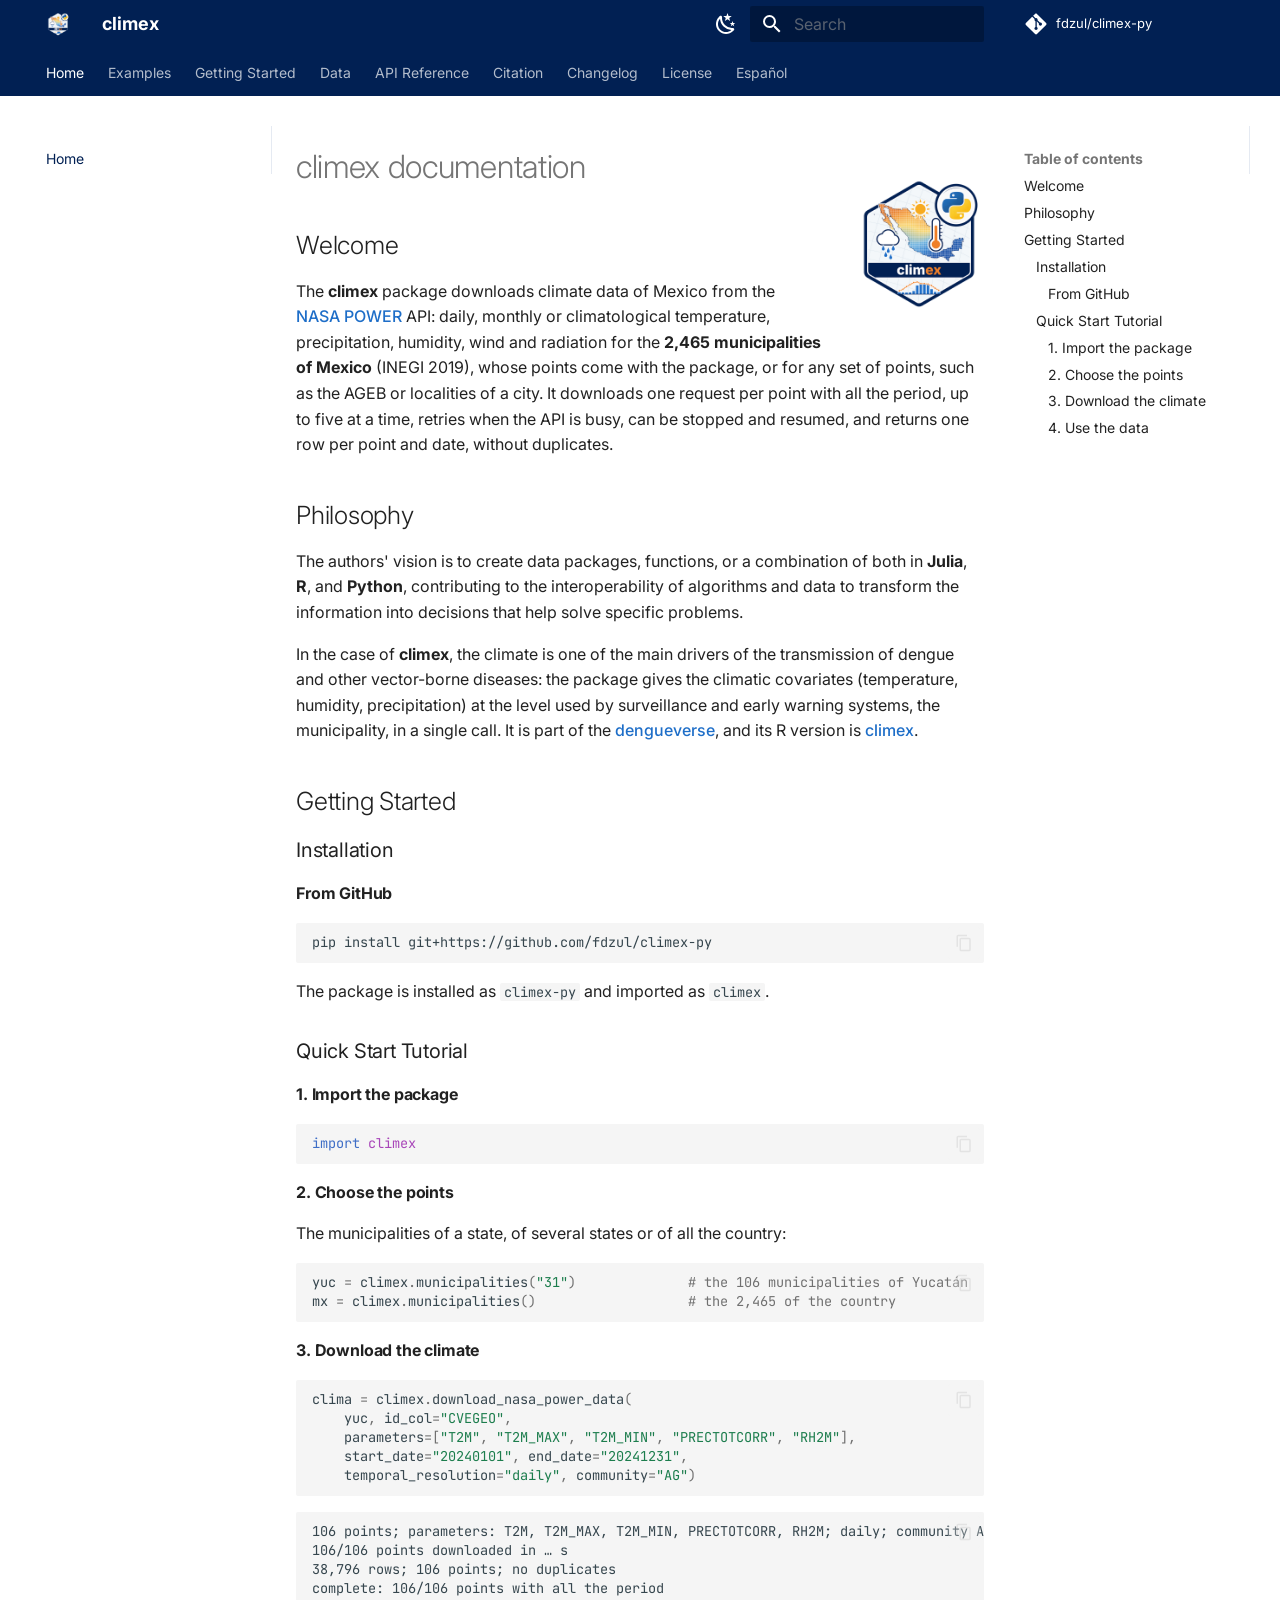
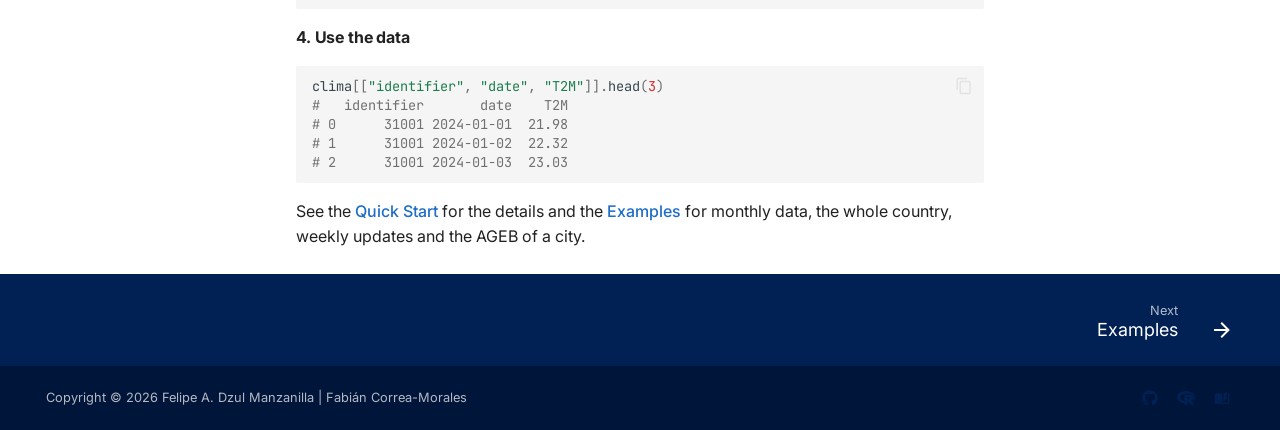
<file: index.html>
<!doctype html>
<html lang="en" class="no-js">
  <head>
    
      <meta charset="utf-8">
      <meta name="viewport" content="width=device-width,initial-scale=1">
      
        <meta name="description" content="Climate data of Mexico from the NASA POWER API (daily, monthly or climatological temperature, precipitation, humidity, wind and radiation for the 2,465 municipalities or any set of points).">
      
      
        <meta name="author" content="Felipe Antonio Dzul Manzanilla">
      
      
        <link rel="canonical" href="https://fdzul.github.io/climex-py/">
      
      
      
        <link rel="next" href="examples/">
      
      
        
      
      
      <link rel="icon" href="assets/favicon.png">
      <meta name="generator" content="mkdocs-1.6.1, mkdocs-material-9.8.2">
    
    
      
        <title>climex</title>
      
    
    
      <link rel="stylesheet" href="assets/stylesheets/main.57a0d79d.min.css">
      
        
        <link rel="stylesheet" href="assets/stylesheets/palette.fb2fffe2.min.css">
      
      


    
    
      
    
    
      
        
        
        <link rel="preconnect" href="https://fonts.gstatic.com" crossorigin>
        <link rel="stylesheet" href="https://fonts.googleapis.com/css?family=Inter:300,300i,400,400i,700,700i%7CJetBrains+Mono:400,400i,700,700i&display=fallback">
        <style>:root{--md-text-font:"Inter";--md-code-font:"JetBrains Mono"}</style>
      
    
    
      <link rel="stylesheet" href="assets/_mkdocstrings.css">
    
      <link rel="stylesheet" href="stylesheets/extra.css">
    
    <script>__md_scope=new URL(".",location),__md_hash=e=>[...e].reduce(((e,_)=>(e<<5)-e+_.charCodeAt(0)),0),__md_get=(e,_=localStorage,t=__md_scope)=>JSON.parse(_.getItem(t.pathname+"."+e)),__md_set=(e,_,t=localStorage,a=__md_scope)=>{try{t.setItem(a.pathname+"."+e,JSON.stringify(_))}catch(e){}}</script>
    
      

    
    
  <meta property="og:type" content="website">
  <meta property="og:site_name" content="climex">
  <meta property="og:title" content="climex">
  <meta property="og:description" content="Climate data of Mexico from the NASA POWER API (daily, monthly or climatological temperature, precipitation, humidity, wind and radiation for the 2,465 municipalities or any set of points).">
  <meta property="og:url" content="https://fdzul.github.io/climex-py/">
  <meta property="og:image" content="https://fdzul.github.io/climex-py/assets/logo.png">
  <meta property="og:image:width" content="600">
  <meta property="og:image:height" content="600">
  <meta property="og:image:alt" content="climex hex logo">
  <meta name="twitter:card" content="summary">
  <meta name="twitter:image" content="https://fdzul.github.io/climex-py/assets/logo.png">

  </head>
  
  
    
    
      
    
    
    
    
    <body dir="ltr" data-md-color-scheme="default" data-md-color-primary="custom" data-md-color-accent="custom">
  
    
    <input class="md-toggle" data-md-toggle="drawer" type="checkbox" id="__drawer" autocomplete="off">
    <input class="md-toggle" data-md-toggle="search" type="checkbox" id="__search" autocomplete="off">
    <label class="md-overlay" for="__drawer"></label>
    <div data-md-component="skip">
      
        
        <a href="#climex-documentation" class="md-skip">
          Skip to content
        </a>
      
    </div>
    <div data-md-component="announce">
      
    </div>
    
    
      

<header class="md-header" data-md-component="header">
  <nav class="md-header__inner md-grid" aria-label="Header">
    <a href="." title="climex" class="md-header__button md-logo" aria-label="climex" data-md-component="logo">
      
  <img src="assets/logo.png" alt="logo">

    </a>
    <label class="md-header__button md-icon" for="__drawer">
      
      <svg xmlns="http://www.w3.org/2000/svg" viewBox="0 0 24 24"><path d="M3 6h18v2H3zm0 5h18v2H3zm0 5h18v2H3z"/></svg>
    </label>
    <div class="md-header__title" data-md-component="header-title">
      <div class="md-header__ellipsis">
        <div class="md-header__topic">
          <span class="md-ellipsis">
            climex
          </span>
        </div>
        <div class="md-header__topic" data-md-component="header-topic">
          <span class="md-ellipsis">
            
              Home
            
          </span>
        </div>
      </div>
    </div>
    
      
        <form class="md-header__option" data-md-component="palette">
  
    
    
    
    <input class="md-option" data-md-color-media="" data-md-color-scheme="default" data-md-color-primary="custom" data-md-color-accent="custom"  aria-label="Dark mode"  type="radio" name="__palette" id="__palette_0">
    
      <label class="md-header__button md-icon" title="Dark mode" for="__palette_1" hidden>
        <svg xmlns="http://www.w3.org/2000/svg" viewBox="0 0 24 24"><path d="m17.75 4.09-2.53 1.94.91 3.06-2.63-1.81-2.63 1.81.91-3.06-2.53-1.94L12.44 4l1.06-3 1.06 3zm3.5 6.91-1.64 1.25.59 1.98-1.7-1.17-1.7 1.17.59-1.98L15.75 11l2.06-.05L18.5 9l.69 1.95zm-2.28 4.95c.83-.08 1.72 1.1 1.19 1.85-.32.45-.66.87-1.08 1.27C15.17 23 8.84 23 4.94 19.07c-3.91-3.9-3.91-10.24 0-14.14.4-.4.82-.76 1.27-1.08.75-.53 1.93.36 1.85 1.19-.27 2.86.69 5.83 2.89 8.02a9.96 9.96 0 0 0 8.02 2.89m-1.64 2.02a12.08 12.08 0 0 1-7.8-3.47c-2.17-2.19-3.33-5-3.49-7.82-2.81 3.14-2.7 7.96.31 10.98 3.02 3.01 7.84 3.12 10.98.31"/></svg>
      </label>
    
  
    
    
    
    <input class="md-option" data-md-color-media="" data-md-color-scheme="slate" data-md-color-primary="custom" data-md-color-accent="custom"  aria-label="Light mode"  type="radio" name="__palette" id="__palette_1">
    
      <label class="md-header__button md-icon" title="Light mode" for="__palette_0" hidden>
        <svg xmlns="http://www.w3.org/2000/svg" viewBox="0 0 24 24"><path d="M12 7a5 5 0 0 1 5 5 5 5 0 0 1-5 5 5 5 0 0 1-5-5 5 5 0 0 1 5-5m0 2a3 3 0 0 0-3 3 3 3 0 0 0 3 3 3 3 0 0 0 3-3 3 3 0 0 0-3-3m0-7 2.39 3.42C13.65 5.15 12.84 5 12 5s-1.65.15-2.39.42zM3.34 7l4.16-.35A7.2 7.2 0 0 0 5.94 8.5c-.44.74-.69 1.5-.83 2.29zm.02 10 1.76-3.77a7.131 7.131 0 0 0 2.38 4.14zM20.65 7l-1.77 3.79a7.02 7.02 0 0 0-2.38-4.15zm-.01 10-4.14.36c.59-.51 1.12-1.14 1.54-1.86.42-.73.69-1.5.83-2.29zM12 22l-2.41-3.44c.74.27 1.55.44 2.41.44.82 0 1.63-.17 2.37-.44z"/></svg>
      </label>
    
  
</form>
      
    
    
      <script>var palette=__md_get("__palette");if(palette&&palette.color){if("(prefers-color-scheme)"===palette.color.media){var media=matchMedia("(prefers-color-scheme: light)"),input=document.querySelector(media.matches?"[data-md-color-media='(prefers-color-scheme: light)']":"[data-md-color-media='(prefers-color-scheme: dark)']");palette.color.media=input.getAttribute("data-md-color-media"),palette.color.scheme=input.getAttribute("data-md-color-scheme"),palette.color.primary=input.getAttribute("data-md-color-primary"),palette.color.accent=input.getAttribute("data-md-color-accent")}for(var[key,value]of Object.entries(palette.color))document.body.setAttribute("data-md-color-"+key,value)}</script>
    
    
    
      
      
        <label class="md-header__button md-icon" for="__search">
          
          <svg xmlns="http://www.w3.org/2000/svg" viewBox="0 0 24 24"><path d="M9.5 3A6.5 6.5 0 0 1 16 9.5c0 1.61-.59 3.09-1.56 4.23l.27.27h.79l5 5-1.5 1.5-5-5v-.79l-.27-.27A6.52 6.52 0 0 1 9.5 16 6.5 6.5 0 0 1 3 9.5 6.5 6.5 0 0 1 9.5 3m0 2C7 5 5 7 5 9.5S7 14 9.5 14 14 12 14 9.5 12 5 9.5 5"/></svg>
        </label>
        <div class="md-search" data-md-component="search" role="dialog">
  <label class="md-search__overlay" for="__search"></label>
  <div class="md-search__inner" role="search">
    <form class="md-search__form" name="search">
      <input type="text" class="md-search__input" name="query" aria-label="Search" placeholder="Search" autocapitalize="off" autocorrect="off" autocomplete="off" spellcheck="false" data-md-component="search-query" required>
      <label class="md-search__icon md-icon" for="__search">
        
        <svg xmlns="http://www.w3.org/2000/svg" viewBox="0 0 24 24"><path d="M9.5 3A6.5 6.5 0 0 1 16 9.5c0 1.61-.59 3.09-1.56 4.23l.27.27h.79l5 5-1.5 1.5-5-5v-.79l-.27-.27A6.52 6.52 0 0 1 9.5 16 6.5 6.5 0 0 1 3 9.5 6.5 6.5 0 0 1 9.5 3m0 2C7 5 5 7 5 9.5S7 14 9.5 14 14 12 14 9.5 12 5 9.5 5"/></svg>
        
        <svg xmlns="http://www.w3.org/2000/svg" viewBox="0 0 24 24"><path d="M20 11v2H8l5.5 5.5-1.42 1.42L4.16 12l7.92-7.92L13.5 5.5 8 11z"/></svg>
      </label>
      <nav class="md-search__options" aria-label="Search">
        
          <a href="javascript:void(0)" class="md-search__icon md-icon" title="Share" aria-label="Share" data-clipboard data-clipboard-text="" data-md-component="search-share" tabindex="-1">
            
            <svg xmlns="http://www.w3.org/2000/svg" viewBox="0 0 24 24"><path d="M18 16.08c-.76 0-1.44.3-1.96.77L8.91 12.7c.05-.23.09-.46.09-.7s-.04-.47-.09-.7l7.05-4.11c.54.5 1.25.81 2.04.81a3 3 0 0 0 3-3 3 3 0 0 0-3-3 3 3 0 0 0-3 3c0 .24.04.47.09.7L8.04 9.81C7.5 9.31 6.79 9 6 9a3 3 0 0 0-3 3 3 3 0 0 0 3 3c.79 0 1.5-.31 2.04-.81l7.12 4.15c-.05.21-.08.43-.08.66 0 1.61 1.31 2.91 2.92 2.91s2.92-1.3 2.92-2.91A2.92 2.92 0 0 0 18 16.08"/></svg>
          </a>
        
        <button type="reset" class="md-search__icon md-icon" title="Clear" aria-label="Clear" tabindex="-1">
          
          <svg xmlns="http://www.w3.org/2000/svg" viewBox="0 0 24 24"><path d="M19 6.41 17.59 5 12 10.59 6.41 5 5 6.41 10.59 12 5 17.59 6.41 19 12 13.41 17.59 19 19 17.59 13.41 12z"/></svg>
        </button>
      </nav>
      
        <div class="md-search__suggest" data-md-component="search-suggest"></div>
      
    </form>
    <div class="md-search__output">
      <div class="md-search__scrollwrap" tabindex="0" data-md-scrollfix>
        <div class="md-search-result" data-md-component="search-result">
          <div class="md-search-result__meta">
            Initializing search
          </div>
          <ol class="md-search-result__list" role="presentation"></ol>
        </div>
      </div>
    </div>
  </div>
</div>
      
    
    
      <div class="md-header__source">
        <a href="https://github.com/fdzul/climex-py" title="Go to repository" class="md-source" data-md-component="source">
  <div class="md-source__icon md-icon">
    
    <svg xmlns="http://www.w3.org/2000/svg" viewBox="0 0 448 512"><!--! Font Awesome Free 7.1.0 by @fontawesome - https://fontawesome.com License - https://fontawesome.com/license/free (Icons: CC BY 4.0, Fonts: SIL OFL 1.1, Code: MIT License) Copyright 2025 Fonticons, Inc.--><path d="M439.6 236.1 244 40.5c-5.4-5.5-12.8-8.5-20.4-8.5s-15 3-20.4 8.4L162.5 81l51.5 51.5c27.1-9.1 52.7 16.8 43.4 43.7l49.7 49.7c34.2-11.8 61.2 31 35.5 56.7-26.5 26.5-70.2-2.9-56-37.3L240.3 199v121.9c25.3 12.5 22.3 41.8 9.1 55-6.4 6.4-15.2 10.1-24.3 10.1s-17.8-3.6-24.3-10.1c-17.6-17.6-11.1-46.9 11.2-56v-123c-20.8-8.5-24.6-30.7-18.6-45L142.6 101 8.5 235.1C3 240.6 0 247.9 0 255.5s3 15 8.5 20.4l195.6 195.7c5.4 5.4 12.7 8.4 20.4 8.4s15-3 20.4-8.4l194.7-194.7c5.4-5.4 8.4-12.8 8.4-20.4s-3-15-8.4-20.4"/></svg>
  </div>
  <div class="md-source__repository">
    fdzul/climex-py
  </div>
</a>
      </div>
    
  </nav>
  
</header>
    
    <div class="md-container" data-md-component="container">
      
      
        
          
            
<nav class="md-tabs" aria-label="Tabs" data-md-component="tabs">
  <div class="md-grid">
    <ul class="md-tabs__list">
      
        
  
  
  
    
  
  
    <li class="md-tabs__item md-tabs__item--active">
      <a href="." class="md-tabs__link">
        
  
  
    
  
  Home

      </a>
    </li>
  

      
        
  
  
  
  
    <li class="md-tabs__item">
      <a href="examples/" class="md-tabs__link">
        
  
  
    
  
  Examples

      </a>
    </li>
  

      
        
  
  
  
  
    
    
      <li class="md-tabs__item">
        <a href="quickstart/" class="md-tabs__link">
          
  
  
    
  
  Getting Started

        </a>
      </li>
    
  

      
        
  
  
  
  
    
    
      <li class="md-tabs__item">
        <a href="data/" class="md-tabs__link">
          
  
  
    
  
  Data

        </a>
      </li>
    
  

      
        
  
  
  
  
    
    
      <li class="md-tabs__item">
        <a href="reference/" class="md-tabs__link">
          
  
  
    
  
  API Reference

        </a>
      </li>
    
  

      
        
  
  
  
  
    
    
      <li class="md-tabs__item">
        <a href="citation/" class="md-tabs__link">
          
  
  
    
  
  Citation

        </a>
      </li>
    
  

      
        
  
  
  
  
    
    
      <li class="md-tabs__item">
        <a href="changelog/" class="md-tabs__link">
          
  
  
    
  
  Changelog

        </a>
      </li>
    
  

      
        
  
  
  
  
    
    
      <li class="md-tabs__item">
        <a href="license/" class="md-tabs__link">
          
  
  
    
  
  License

        </a>
      </li>
    
  

      
        
  
  
  
  
    <li class="md-tabs__item">
      <a href="es/" class="md-tabs__link">
        
  
  
    
  
  Español

      </a>
    </li>
  

      
    </ul>
  </div>
</nav>
          
        
      
      <main class="md-main" data-md-component="main">
        <div class="md-main__inner md-grid">
          
            
              
              <div class="md-sidebar md-sidebar--primary" data-md-component="sidebar" data-md-type="navigation" >
                <div class="md-sidebar__scrollwrap">
                  <div class="md-sidebar__inner">
                    


  


<nav class="md-nav md-nav--primary md-nav--lifted" aria-label="Navigation" data-md-level="0">
  <label class="md-nav__title" for="__drawer">
    <a href="." title="climex" class="md-nav__button md-logo" aria-label="climex" data-md-component="logo">
      
  <img src="assets/logo.png" alt="logo">

    </a>
    climex
  </label>
  
    <div class="md-nav__source">
      <a href="https://github.com/fdzul/climex-py" title="Go to repository" class="md-source" data-md-component="source">
  <div class="md-source__icon md-icon">
    
    <svg xmlns="http://www.w3.org/2000/svg" viewBox="0 0 448 512"><!--! Font Awesome Free 7.1.0 by @fontawesome - https://fontawesome.com License - https://fontawesome.com/license/free (Icons: CC BY 4.0, Fonts: SIL OFL 1.1, Code: MIT License) Copyright 2025 Fonticons, Inc.--><path d="M439.6 236.1 244 40.5c-5.4-5.5-12.8-8.5-20.4-8.5s-15 3-20.4 8.4L162.5 81l51.5 51.5c27.1-9.1 52.7 16.8 43.4 43.7l49.7 49.7c34.2-11.8 61.2 31 35.5 56.7-26.5 26.5-70.2-2.9-56-37.3L240.3 199v121.9c25.3 12.5 22.3 41.8 9.1 55-6.4 6.4-15.2 10.1-24.3 10.1s-17.8-3.6-24.3-10.1c-17.6-17.6-11.1-46.9 11.2-56v-123c-20.8-8.5-24.6-30.7-18.6-45L142.6 101 8.5 235.1C3 240.6 0 247.9 0 255.5s3 15 8.5 20.4l195.6 195.7c5.4 5.4 12.7 8.4 20.4 8.4s15-3 20.4-8.4l194.7-194.7c5.4-5.4 8.4-12.8 8.4-20.4s-3-15-8.4-20.4"/></svg>
  </div>
  <div class="md-source__repository">
    fdzul/climex-py
  </div>
</a>
    </div>
  
  <ul class="md-nav__list" data-md-scrollfix>
    
      
      
  
  
    
  
  
  
    <li class="md-nav__item md-nav__item--active">
      
      <input class="md-nav__toggle md-toggle" type="checkbox" id="__toc">
      
      
        
      
      
        <label class="md-nav__link md-nav__link--active" for="__toc">
          
  
  
  <span class="md-ellipsis">
    
  
    Home
  

    
  </span>
  
  

          <span class="md-nav__icon md-icon"></span>
        </label>
      
      <a href="." class="md-nav__link md-nav__link--active">
        
  
  
  <span class="md-ellipsis">
    
  
    Home
  

    
  </span>
  
  

      </a>
      
        

<nav class="md-nav md-nav--secondary" aria-label="Table of contents">
  
  
  
    
  
  
    <label class="md-nav__title" for="__toc">
      <span class="md-nav__icon md-icon"></span>
      Table of contents
    </label>
    <ul class="md-nav__list" data-md-component="toc" data-md-scrollfix>
      
        <li class="md-nav__item">
  <a href="#welcome" class="md-nav__link">
    <span class="md-ellipsis">
      
        Welcome
      
    </span>
  </a>
  
</li>
      
        <li class="md-nav__item">
  <a href="#philosophy" class="md-nav__link">
    <span class="md-ellipsis">
      
        Philosophy
      
    </span>
  </a>
  
</li>
      
        <li class="md-nav__item">
  <a href="#getting-started" class="md-nav__link">
    <span class="md-ellipsis">
      
        Getting Started
      
    </span>
  </a>
  
    <nav class="md-nav" aria-label="Getting Started">
      <ul class="md-nav__list">
        
          <li class="md-nav__item">
  <a href="#installation" class="md-nav__link">
    <span class="md-ellipsis">
      
        Installation
      
    </span>
  </a>
  
    <nav class="md-nav" aria-label="Installation">
      <ul class="md-nav__list">
        
          <li class="md-nav__item">
  <a href="#from-github" class="md-nav__link">
    <span class="md-ellipsis">
      
        From GitHub
      
    </span>
  </a>
  
</li>
        
      </ul>
    </nav>
  
</li>
        
          <li class="md-nav__item">
  <a href="#quick-start-tutorial" class="md-nav__link">
    <span class="md-ellipsis">
      
        Quick Start Tutorial
      
    </span>
  </a>
  
    <nav class="md-nav" aria-label="Quick Start Tutorial">
      <ul class="md-nav__list">
        
          <li class="md-nav__item">
  <a href="#1-import-the-package" class="md-nav__link">
    <span class="md-ellipsis">
      
        1. Import the package
      
    </span>
  </a>
  
</li>
        
          <li class="md-nav__item">
  <a href="#2-choose-the-points" class="md-nav__link">
    <span class="md-ellipsis">
      
        2. Choose the points
      
    </span>
  </a>
  
</li>
        
          <li class="md-nav__item">
  <a href="#3-download-the-climate" class="md-nav__link">
    <span class="md-ellipsis">
      
        3. Download the climate
      
    </span>
  </a>
  
</li>
        
          <li class="md-nav__item">
  <a href="#4-use-the-data" class="md-nav__link">
    <span class="md-ellipsis">
      
        4. Use the data
      
    </span>
  </a>
  
</li>
        
      </ul>
    </nav>
  
</li>
        
      </ul>
    </nav>
  
</li>
      
    </ul>
  
</nav>
      
    </li>
  

    
      
      
  
  
  
  
    <li class="md-nav__item">
      <a href="examples/" class="md-nav__link">
        
  
  
  <span class="md-ellipsis">
    
  
    Examples
  

    
  </span>
  
  

      </a>
    </li>
  

    
      
      
  
  
  
  
    
    
      
        
      
    
    
    
      
      
        
      
    
    
    <li class="md-nav__item md-nav__item--nested">
      
        
        
          
        
        <input class="md-nav__toggle md-toggle md-toggle--indeterminate" type="checkbox" id="__nav_3" >
        
          
          <label class="md-nav__link" for="__nav_3" id="__nav_3_label" tabindex="0">
            
  
  
  <span class="md-ellipsis">
    
  
    Getting Started
  

    
  </span>
  
  

            <span class="md-nav__icon md-icon"></span>
          </label>
        
        <nav class="md-nav" data-md-level="1" aria-labelledby="__nav_3_label" aria-expanded="false">
          <label class="md-nav__title" for="__nav_3">
            <span class="md-nav__icon md-icon"></span>
            
  
    Getting Started
  

          </label>
          <ul class="md-nav__list" data-md-scrollfix>
            
              
                
  
  
  
  
    <li class="md-nav__item">
      <a href="quickstart/" class="md-nav__link">
        
  
  
  <span class="md-ellipsis">
    
  
    Quick Start
  

    
  </span>
  
  

      </a>
    </li>
  

              
            
          </ul>
        </nav>
      
    </li>
  

    
      
      
  
  
  
  
    
    
      
        
      
    
    
    
      
      
        
      
    
    
    <li class="md-nav__item md-nav__item--nested">
      
        
        
          
        
        <input class="md-nav__toggle md-toggle md-toggle--indeterminate" type="checkbox" id="__nav_4" >
        
          
          <label class="md-nav__link" for="__nav_4" id="__nav_4_label" tabindex="0">
            
  
  
  <span class="md-ellipsis">
    
  
    Data
  

    
  </span>
  
  

            <span class="md-nav__icon md-icon"></span>
          </label>
        
        <nav class="md-nav" data-md-level="1" aria-labelledby="__nav_4_label" aria-expanded="false">
          <label class="md-nav__title" for="__nav_4">
            <span class="md-nav__icon md-icon"></span>
            
  
    Data
  

          </label>
          <ul class="md-nav__list" data-md-scrollfix>
            
              
                
  
  
  
  
    <li class="md-nav__item">
      <a href="data/" class="md-nav__link">
        
  
  
  <span class="md-ellipsis">
    
  
    Municipalities and parameters
  

    
  </span>
  
  

      </a>
    </li>
  

              
            
          </ul>
        </nav>
      
    </li>
  

    
      
      
  
  
  
  
    
    
      
        
      
    
    
    
      
      
        
      
    
    
    <li class="md-nav__item md-nav__item--nested">
      
        
        
          
        
        <input class="md-nav__toggle md-toggle md-toggle--indeterminate" type="checkbox" id="__nav_5" >
        
          
          <label class="md-nav__link" for="__nav_5" id="__nav_5_label" tabindex="0">
            
  
  
  <span class="md-ellipsis">
    
  
    API Reference
  

    
  </span>
  
  

            <span class="md-nav__icon md-icon"></span>
          </label>
        
        <nav class="md-nav" data-md-level="1" aria-labelledby="__nav_5_label" aria-expanded="false">
          <label class="md-nav__title" for="__nav_5">
            <span class="md-nav__icon md-icon"></span>
            
  
    API Reference
  

          </label>
          <ul class="md-nav__list" data-md-scrollfix>
            
              
                
  
  
  
  
    <li class="md-nav__item">
      <a href="reference/" class="md-nav__link">
        
  
  
  <span class="md-ellipsis">
    
  
    Functions
  

    
  </span>
  
  

      </a>
    </li>
  

              
            
          </ul>
        </nav>
      
    </li>
  

    
      
      
  
  
  
  
    
    
      
        
      
    
    
    
      
      
        
      
    
    
    <li class="md-nav__item md-nav__item--nested">
      
        
        
          
        
        <input class="md-nav__toggle md-toggle md-toggle--indeterminate" type="checkbox" id="__nav_6" >
        
          
          <label class="md-nav__link" for="__nav_6" id="__nav_6_label" tabindex="0">
            
  
  
  <span class="md-ellipsis">
    
  
    Citation
  

    
  </span>
  
  

            <span class="md-nav__icon md-icon"></span>
          </label>
        
        <nav class="md-nav" data-md-level="1" aria-labelledby="__nav_6_label" aria-expanded="false">
          <label class="md-nav__title" for="__nav_6">
            <span class="md-nav__icon md-icon"></span>
            
  
    Citation
  

          </label>
          <ul class="md-nav__list" data-md-scrollfix>
            
              
                
  
  
  
  
    <li class="md-nav__item">
      <a href="citation/" class="md-nav__link">
        
  
  
  <span class="md-ellipsis">
    
  
    How to Cite
  

    
  </span>
  
  

      </a>
    </li>
  

              
            
          </ul>
        </nav>
      
    </li>
  

    
      
      
  
  
  
  
    
    
      
        
      
    
    
    
      
      
        
      
    
    
    <li class="md-nav__item md-nav__item--nested">
      
        
        
          
        
        <input class="md-nav__toggle md-toggle md-toggle--indeterminate" type="checkbox" id="__nav_7" >
        
          
          <label class="md-nav__link" for="__nav_7" id="__nav_7_label" tabindex="0">
            
  
  
  <span class="md-ellipsis">
    
  
    Changelog
  

    
  </span>
  
  

            <span class="md-nav__icon md-icon"></span>
          </label>
        
        <nav class="md-nav" data-md-level="1" aria-labelledby="__nav_7_label" aria-expanded="false">
          <label class="md-nav__title" for="__nav_7">
            <span class="md-nav__icon md-icon"></span>
            
  
    Changelog
  

          </label>
          <ul class="md-nav__list" data-md-scrollfix>
            
              
                
  
  
  
  
    <li class="md-nav__item">
      <a href="changelog/" class="md-nav__link">
        
  
  
  <span class="md-ellipsis">
    
  
    Releases
  

    
  </span>
  
  

      </a>
    </li>
  

              
            
          </ul>
        </nav>
      
    </li>
  

    
      
      
  
  
  
  
    
    
      
        
      
    
    
    
      
      
        
      
    
    
    <li class="md-nav__item md-nav__item--nested">
      
        
        
          
        
        <input class="md-nav__toggle md-toggle md-toggle--indeterminate" type="checkbox" id="__nav_8" >
        
          
          <label class="md-nav__link" for="__nav_8" id="__nav_8_label" tabindex="0">
            
  
  
  <span class="md-ellipsis">
    
  
    License
  

    
  </span>
  
  

            <span class="md-nav__icon md-icon"></span>
          </label>
        
        <nav class="md-nav" data-md-level="1" aria-labelledby="__nav_8_label" aria-expanded="false">
          <label class="md-nav__title" for="__nav_8">
            <span class="md-nav__icon md-icon"></span>
            
  
    License
  

          </label>
          <ul class="md-nav__list" data-md-scrollfix>
            
              
                
  
  
  
  
    <li class="md-nav__item">
      <a href="license/" class="md-nav__link">
        
  
  
  <span class="md-ellipsis">
    
  
    MIT License
  

    
  </span>
  
  

      </a>
    </li>
  

              
            
          </ul>
        </nav>
      
    </li>
  

    
      
      
  
  
  
  
    <li class="md-nav__item">
      <a href="es/" class="md-nav__link">
        
  
  
  <span class="md-ellipsis">
    
  
    Español
  

    
  </span>
  
  

      </a>
    </li>
  

    
  </ul>
</nav>
                  </div>
                </div>
              </div>
            
            
              
              <div class="md-sidebar md-sidebar--secondary" data-md-component="sidebar" data-md-type="toc" >
                <div class="md-sidebar__scrollwrap">
                  <div class="md-sidebar__inner">
                    

<nav class="md-nav md-nav--secondary" aria-label="Table of contents">
  
  
  
    
  
  
    <label class="md-nav__title" for="__toc">
      <span class="md-nav__icon md-icon"></span>
      Table of contents
    </label>
    <ul class="md-nav__list" data-md-component="toc" data-md-scrollfix>
      
        <li class="md-nav__item">
  <a href="#welcome" class="md-nav__link">
    <span class="md-ellipsis">
      
        Welcome
      
    </span>
  </a>
  
</li>
      
        <li class="md-nav__item">
  <a href="#philosophy" class="md-nav__link">
    <span class="md-ellipsis">
      
        Philosophy
      
    </span>
  </a>
  
</li>
      
        <li class="md-nav__item">
  <a href="#getting-started" class="md-nav__link">
    <span class="md-ellipsis">
      
        Getting Started
      
    </span>
  </a>
  
    <nav class="md-nav" aria-label="Getting Started">
      <ul class="md-nav__list">
        
          <li class="md-nav__item">
  <a href="#installation" class="md-nav__link">
    <span class="md-ellipsis">
      
        Installation
      
    </span>
  </a>
  
    <nav class="md-nav" aria-label="Installation">
      <ul class="md-nav__list">
        
          <li class="md-nav__item">
  <a href="#from-github" class="md-nav__link">
    <span class="md-ellipsis">
      
        From GitHub
      
    </span>
  </a>
  
</li>
        
      </ul>
    </nav>
  
</li>
        
          <li class="md-nav__item">
  <a href="#quick-start-tutorial" class="md-nav__link">
    <span class="md-ellipsis">
      
        Quick Start Tutorial
      
    </span>
  </a>
  
    <nav class="md-nav" aria-label="Quick Start Tutorial">
      <ul class="md-nav__list">
        
          <li class="md-nav__item">
  <a href="#1-import-the-package" class="md-nav__link">
    <span class="md-ellipsis">
      
        1. Import the package
      
    </span>
  </a>
  
</li>
        
          <li class="md-nav__item">
  <a href="#2-choose-the-points" class="md-nav__link">
    <span class="md-ellipsis">
      
        2. Choose the points
      
    </span>
  </a>
  
</li>
        
          <li class="md-nav__item">
  <a href="#3-download-the-climate" class="md-nav__link">
    <span class="md-ellipsis">
      
        3. Download the climate
      
    </span>
  </a>
  
</li>
        
          <li class="md-nav__item">
  <a href="#4-use-the-data" class="md-nav__link">
    <span class="md-ellipsis">
      
        4. Use the data
      
    </span>
  </a>
  
</li>
        
      </ul>
    </nav>
  
</li>
        
      </ul>
    </nav>
  
</li>
      
    </ul>
  
</nav>
                  </div>
                </div>
              </div>
            
          
          
            <div class="md-content" data-md-component="content">
              
              <article class="md-content__inner md-typeset">
                
                  


  
  


<h1 id="climex-documentation">climex documentation <img src="assets/logo.png" align="right" width="130" style="width:130px" alt="" /><a class="headerlink" href="#climex-documentation" title="Permanent link">&para;</a></h1>
<h2 id="welcome">Welcome<a class="headerlink" href="#welcome" title="Permanent link">&para;</a></h2>
<p>The <strong>climex</strong> package downloads climate data of Mexico from the
<a href="https://power.larc.nasa.gov">NASA POWER</a> API: daily, monthly or
climatological temperature, precipitation, humidity, wind and radiation for
the <strong>2,465 municipalities of Mexico</strong> (INEGI 2019), whose points come with
the package, or for any set of points, such as the AGEB or localities of a
city. It downloads one request per point with all the period, up to five at
a time, retries when the API is busy, can be stopped and resumed, and
returns one row per point and date, without duplicates.</p>
<h2 id="philosophy">Philosophy<a class="headerlink" href="#philosophy" title="Permanent link">&para;</a></h2>
<p>The authors' vision is to create data packages, functions, or a combination
of both in <strong>Julia</strong>, <strong>R</strong>, and <strong>Python</strong>, contributing to the
interoperability of algorithms and data to transform the information into
decisions that help solve specific problems.</p>
<p>In the case of <strong>climex</strong>, the climate is one of the main drivers of the
transmission of dengue and other vector-borne diseases: the package gives
the climatic covariates (temperature, humidity, precipitation) at the level
used by surveillance and early warning systems, the municipality, in a
single call. It is part of the <a href="https://fdzul.github.io/dengueverse/">dengueverse</a>,
and its R version is <a href="https://github.com/fdzul/climex">climex</a>.</p>
<h2 id="getting-started">Getting Started<a class="headerlink" href="#getting-started" title="Permanent link">&para;</a></h2>
<h3 id="installation">Installation<a class="headerlink" href="#installation" title="Permanent link">&para;</a></h3>
<h4 id="from-github">From GitHub<a class="headerlink" href="#from-github" title="Permanent link">&para;</a></h4>
<div class="highlight"><pre><span></span><code><a id="__codelineno-0-1" name="__codelineno-0-1" href="#__codelineno-0-1"></a>pip<span class="w"> </span>install<span class="w"> </span>git+https://github.com/fdzul/climex-py
</code></pre></div>
<p>The package is installed as <code>climex-py</code> and imported as <code>climex</code>.</p>
<h3 id="quick-start-tutorial">Quick Start Tutorial<a class="headerlink" href="#quick-start-tutorial" title="Permanent link">&para;</a></h3>
<h4 id="1-import-the-package">1. Import the package<a class="headerlink" href="#1-import-the-package" title="Permanent link">&para;</a></h4>
<div class="highlight"><pre><span></span><code><a id="__codelineno-1-1" name="__codelineno-1-1" href="#__codelineno-1-1"></a><span class="kn">import</span><span class="w"> </span><span class="nn">climex</span>
</code></pre></div>
<h4 id="2-choose-the-points">2. Choose the points<a class="headerlink" href="#2-choose-the-points" title="Permanent link">&para;</a></h4>
<p>The municipalities of a state, of several states or of all the country:</p>
<div class="highlight"><pre><span></span><code><a id="__codelineno-2-1" name="__codelineno-2-1" href="#__codelineno-2-1"></a><span class="n">yuc</span> <span class="o">=</span> <span class="n">climex</span><span class="o">.</span><span class="n">municipalities</span><span class="p">(</span><span class="s2">"31"</span><span class="p">)</span>              <span class="c1"># the 106 municipalities of Yucatán</span>
<a id="__codelineno-2-2" name="__codelineno-2-2" href="#__codelineno-2-2"></a><span class="n">mx</span> <span class="o">=</span> <span class="n">climex</span><span class="o">.</span><span class="n">municipalities</span><span class="p">()</span>                   <span class="c1"># the 2,465 of the country</span>
</code></pre></div>
<h4 id="3-download-the-climate">3. Download the climate<a class="headerlink" href="#3-download-the-climate" title="Permanent link">&para;</a></h4>
<div class="highlight"><pre><span></span><code><a id="__codelineno-3-1" name="__codelineno-3-1" href="#__codelineno-3-1"></a><span class="n">clima</span> <span class="o">=</span> <span class="n">climex</span><span class="o">.</span><span class="n">download_nasa_power_data</span><span class="p">(</span>
<a id="__codelineno-3-2" name="__codelineno-3-2" href="#__codelineno-3-2"></a>    <span class="n">yuc</span><span class="p">,</span> <span class="n">id_col</span><span class="o">=</span><span class="s2">"CVEGEO"</span><span class="p">,</span>
<a id="__codelineno-3-3" name="__codelineno-3-3" href="#__codelineno-3-3"></a>    <span class="n">parameters</span><span class="o">=</span><span class="p">[</span><span class="s2">"T2M"</span><span class="p">,</span> <span class="s2">"T2M_MAX"</span><span class="p">,</span> <span class="s2">"T2M_MIN"</span><span class="p">,</span> <span class="s2">"PRECTOTCORR"</span><span class="p">,</span> <span class="s2">"RH2M"</span><span class="p">],</span>
<a id="__codelineno-3-4" name="__codelineno-3-4" href="#__codelineno-3-4"></a>    <span class="n">start_date</span><span class="o">=</span><span class="s2">"20240101"</span><span class="p">,</span> <span class="n">end_date</span><span class="o">=</span><span class="s2">"20241231"</span><span class="p">,</span>
<a id="__codelineno-3-5" name="__codelineno-3-5" href="#__codelineno-3-5"></a>    <span class="n">temporal_resolution</span><span class="o">=</span><span class="s2">"daily"</span><span class="p">,</span> <span class="n">community</span><span class="o">=</span><span class="s2">"AG"</span><span class="p">)</span>
</code></pre></div>
<div class="highlight"><pre><span></span><code><a id="__codelineno-4-1" name="__codelineno-4-1" href="#__codelineno-4-1"></a>106 points; parameters: T2M, T2M_MAX, T2M_MIN, PRECTOTCORR, RH2M; daily; community AG; 5 processes
<a id="__codelineno-4-2" name="__codelineno-4-2" href="#__codelineno-4-2"></a>106/106 points downloaded in … s
<a id="__codelineno-4-3" name="__codelineno-4-3" href="#__codelineno-4-3"></a>38,796 rows; 106 points; no duplicates
<a id="__codelineno-4-4" name="__codelineno-4-4" href="#__codelineno-4-4"></a>complete: 106/106 points with all the period
</code></pre></div>
<h4 id="4-use-the-data">4. Use the data<a class="headerlink" href="#4-use-the-data" title="Permanent link">&para;</a></h4>
<div class="highlight"><pre><span></span><code><a id="__codelineno-5-1" name="__codelineno-5-1" href="#__codelineno-5-1"></a><span class="n">clima</span><span class="p">[[</span><span class="s2">"identifier"</span><span class="p">,</span> <span class="s2">"date"</span><span class="p">,</span> <span class="s2">"T2M"</span><span class="p">]]</span><span class="o">.</span><span class="n">head</span><span class="p">(</span><span class="mi">3</span><span class="p">)</span>
<a id="__codelineno-5-2" name="__codelineno-5-2" href="#__codelineno-5-2"></a><span class="c1">#   identifier       date    T2M</span>
<a id="__codelineno-5-3" name="__codelineno-5-3" href="#__codelineno-5-3"></a><span class="c1"># 0      31001 2024-01-01  21.98</span>
<a id="__codelineno-5-4" name="__codelineno-5-4" href="#__codelineno-5-4"></a><span class="c1"># 1      31001 2024-01-02  22.32</span>
<a id="__codelineno-5-5" name="__codelineno-5-5" href="#__codelineno-5-5"></a><span class="c1"># 2      31001 2024-01-03  23.03</span>
</code></pre></div>
<p>See the <a href="quickstart/">Quick Start</a> for the details and the
<a href="examples/">Examples</a> for monthly data, the whole country, weekly updates
and the AGEB of a city.</p>












                
              </article>
            </div>
          
          
  <script>var tabs=__md_get("__tabs");if(Array.isArray(tabs))e:for(var set of document.querySelectorAll(".tabbed-set")){var labels=set.querySelector(".tabbed-labels");for(var tab of tabs)for(var label of labels.getElementsByTagName("label"))if(label.innerText.trim()===tab){var input=document.getElementById(label.htmlFor);input.checked=!0;continue e}}</script>

<script>var target=document.getElementById(location.hash.slice(1));target&&target.name&&(target.checked=target.name.startsWith("__tabbed_"))</script>
        </div>
        
          <button type="button" class="md-top md-icon" data-md-component="top" hidden>
  
  <svg xmlns="http://www.w3.org/2000/svg" viewBox="0 0 24 24"><path d="M13 20h-2V8l-5.5 5.5-1.42-1.42L12 4.16l7.92 7.92-1.42 1.42L13 8z"/></svg>
  Back to top
</button>
        
      </main>
      
        <footer class="md-footer">
  
    
      
      <nav class="md-footer__inner md-grid" aria-label="Footer" >
        
        
          
          <a href="examples/" class="md-footer__link md-footer__link--next" aria-label="Next: Examples">
            <div class="md-footer__title">
              <span class="md-footer__direction">
                Next
              </span>
              <div class="md-ellipsis">
                Examples
              </div>
            </div>
            <div class="md-footer__button md-icon">
              
              <svg xmlns="http://www.w3.org/2000/svg" viewBox="0 0 24 24"><path d="M4 11v2h12l-5.5 5.5 1.42 1.42L19.84 12l-7.92-7.92L10.5 5.5 16 11z"/></svg>
            </div>
          </a>
        
      </nav>
    
  
  <div class="md-footer-meta md-typeset">
    <div class="md-footer-meta__inner md-grid">
      <div class="md-copyright">
  
    <div class="md-copyright__highlight">
      Copyright © 2026 Felipe A. Dzul Manzanilla | Fabián Correa-Morales
    </div>
  
  
</div>
      
        
<div class="md-social">
  
    
    
    
    
      
      
    
    <a href="https://github.com/fdzul" target="_blank" rel="noopener" title="github.com" class="md-social__link">
      <svg xmlns="http://www.w3.org/2000/svg" viewBox="0 0 512 512"><!--! Font Awesome Free 7.1.0 by @fontawesome - https://fontawesome.com License - https://fontawesome.com/license/free (Icons: CC BY 4.0, Fonts: SIL OFL 1.1, Code: MIT License) Copyright 2025 Fonticons, Inc.--><path d="M173.9 397.4c0 2-2.3 3.6-5.2 3.6-3.3.3-5.6-1.3-5.6-3.6 0-2 2.3-3.6 5.2-3.6 3-.3 5.6 1.3 5.6 3.6m-31.1-4.5c-.7 2 1.3 4.3 4.3 4.9 2.6 1 5.6 0 6.2-2s-1.3-4.3-4.3-5.2c-2.6-.7-5.5.3-6.2 2.3m44.2-1.7c-2.9.7-4.9 2.6-4.6 4.9.3 2 2.9 3.3 5.9 2.6 2.9-.7 4.9-2.6 4.6-4.6-.3-1.9-3-3.2-5.9-2.9M252.8 8C114.1 8 8 113.3 8 252c0 110.9 69.8 205.8 169.5 239.2 12.8 2.3 17.3-5.6 17.3-12.1 0-6.2-.3-40.4-.3-61.4 0 0-70 15-84.7-29.8 0 0-11.4-29.1-27.8-36.6 0 0-22.9-15.7 1.6-15.4 0 0 24.9 2 38.6 25.8 21.9 38.6 58.6 27.5 72.9 20.9 2.3-16 8.8-27.1 16-33.7-55.9-6.2-112.3-14.3-112.3-110.5 0-27.5 7.6-41.3 23.6-58.9-2.6-6.5-11.1-33.3 2.6-67.9 20.9-6.5 69 27 69 27 20-5.6 41.5-8.5 62.8-8.5s42.8 2.9 62.8 8.5c0 0 48.1-33.6 69-27 13.7 34.7 5.2 61.4 2.6 67.9 16 17.7 25.8 31.5 25.8 58.9 0 96.5-58.9 104.2-114.8 110.5 9.2 7.9 17 22.9 17 46.4 0 33.7-.3 75.4-.3 83.6 0 6.5 4.6 14.4 17.3 12.1C436.2 457.8 504 362.9 504 252 504 113.3 391.5 8 252.8 8M105.2 352.9c-1.3 1-1 3.3.7 5.2 1.6 1.6 3.9 2.3 5.2 1 1.3-1 1-3.3-.7-5.2-1.6-1.6-3.9-2.3-5.2-1m-10.8-8.1c-.7 1.3.3 2.9 2.3 3.9 1.6 1 3.6.7 4.3-.7.7-1.3-.3-2.9-2.3-3.9-2-.6-3.6-.3-4.3.7m32.4 35.6c-1.6 1.3-1 4.3 1.3 6.2 2.3 2.3 5.2 2.6 6.5 1 1.3-1.3.7-4.3-1.3-6.2-2.2-2.3-5.2-2.6-6.5-1m-11.4-14.7c-1.6 1-1.6 3.6 0 5.9s4.3 3.3 5.6 2.3c1.6-1.3 1.6-3.9 0-6.2-1.4-2.3-4-3.3-5.6-2"/></svg>
    </a>
  
    
    
    
    
      
      
    
    <a href="https://github.com/fdzul/climex" target="_blank" rel="noopener" title="github.com" class="md-social__link">
      <svg xmlns="http://www.w3.org/2000/svg" viewBox="0 0 576 512"><!--! Font Awesome Free 7.1.0 by @fontawesome - https://fontawesome.com License - https://fontawesome.com/license/free (Icons: CC BY 4.0, Fonts: SIL OFL 1.1, Code: MIT License) Copyright 2025 Fonticons, Inc.--><path d="M578.5 226.6C578.5 119.1 448.4 32 288 32S-2.5 119.1-2.5 226.6c0 95.8 103.3 175.4 239.4 191.5V480H336v-61.5c24.3-2.7 47.6-7.4 69.4-13.9l40.1 75.4h112l-67.4-113.7c54.5-35.4 88.4-84.9 88.4-139.7m-466.8 14.5c0-73.5 98.9-133 220.8-133s211.9 40.7 211.9 133c0 50.1-26.5 85-70.3 106.4-2.4-1.6-4.7-2.9-6.4-3.7-10.2-5.2-27.8-10.5-27.8-10.5s86.6-6.4 86.6-92.7-90.6-87.9-90.6-87.9h-199V361c-74.1-21.5-125.2-67.1-125.2-119.9m225.1 38.3v-55.6c57.8 0 87.8-6.8 87.8 27.3 0 36.5-38.2 28.3-87.8 28.3m-.9 72.5h26.6c10.8 0 18.9 11.7 24 19.2-16.1 1.9-33 2.8-50.6 2.9z"/></svg>
    </a>
  
    
    
    
    
    <a href="citation/" target="_blank" rel="noopener" title="" class="md-social__link">
      <svg xmlns="http://www.w3.org/2000/svg" viewBox="0 0 24 24"><path d="m19 2-5 4.5v11l5-4.5zM6.5 5C4.55 5 2.45 5.4 1 6.5v14.66c0 .25.25.5.5.5.1 0 .15-.07.25-.07 1.35-.65 3.3-1.09 4.75-1.09 1.95 0 4.05.4 5.5 1.5 1.35-.85 3.8-1.5 5.5-1.5 1.65 0 3.35.31 4.75 1.06.1.05.15.03.25.03.25 0 .5-.25.5-.5V6.5c-.6-.45-1.25-.75-2-1V19c-1.1-.35-2.3-.5-3.5-.5-1.7 0-4.15.65-5.5 1.5V6.5C10.55 5.4 8.45 5 6.5 5"/></svg>
    </a>
  
</div>
      
    </div>
  </div>
</footer>
      
    </div>
    <div class="md-dialog" data-md-component="dialog">
      <div class="md-dialog__inner md-typeset"></div>
    </div>
    
      <div class="md-progress" data-md-component="progress" role="progressbar"></div>
    
    
    
      
      
      <script id="__config" type="application/json">{"annotate": null, "base": ".", "features": ["navigation.instant", "navigation.instant.progress", "navigation.tabs", "navigation.sections", "navigation.expand", "navigation.top", "navigation.footer", "navigation.indexes", "search.highlight", "search.share", "search.suggest", "toc.follow", "content.code.copy", "content.code.annotate", "content.tabs.link"], "search": "assets/javascripts/workers/search.a7633da7.min.js", "tags": null, "translations": {"clipboard.copied": "Copied to clipboard", "clipboard.copy": "Copy to clipboard", "search.result.more.one": "1 more on this page", "search.result.more.other": "# more on this page", "search.result.none": "No matching documents", "search.result.one": "1 matching document", "search.result.other": "# matching documents", "search.result.placeholder": "Type to start searching", "search.result.term.missing": "Missing", "select.version": "Select version"}, "version": null}</script>
    
    
      <script src="assets/javascripts/bundle.a5f9d56c.min.js"></script>
      
    
  </body>
</html>
</file>
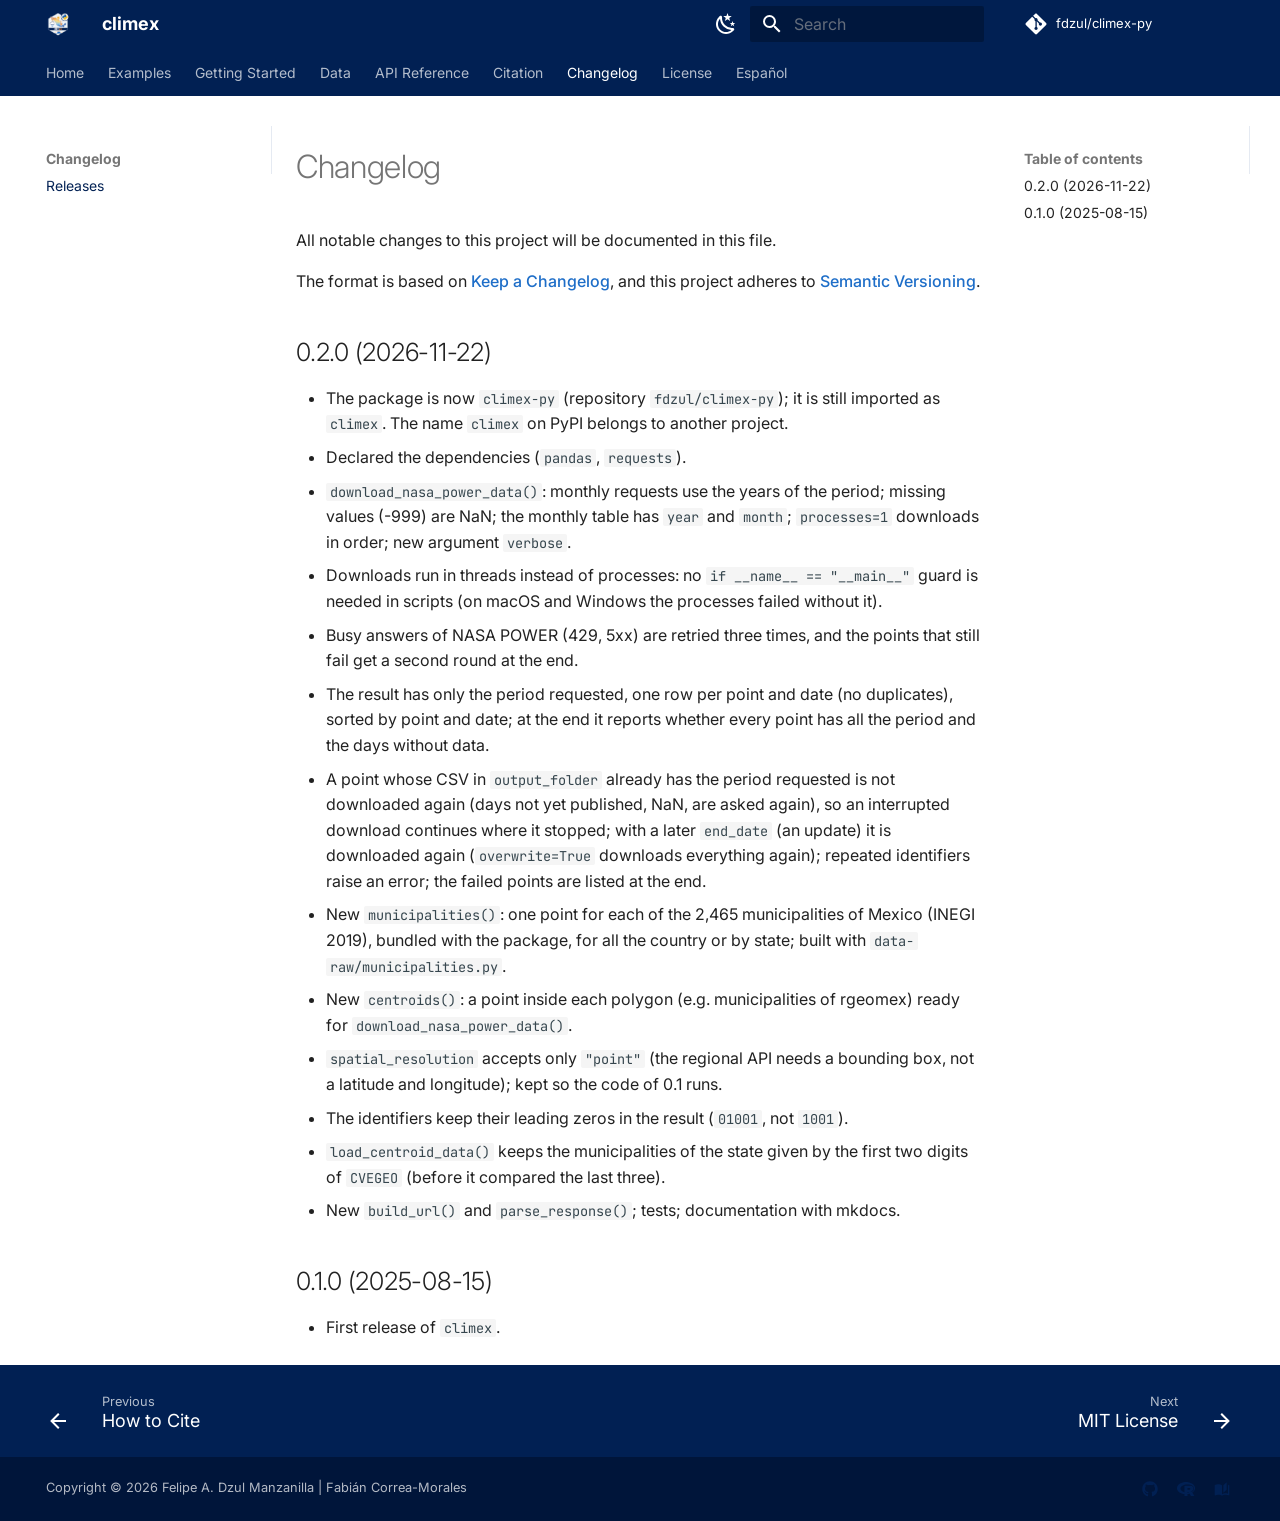
<file: changelog/index.html>
<!doctype html>
<html lang="en" class="no-js">
  <head>
    
      <meta charset="utf-8">
      <meta name="viewport" content="width=device-width,initial-scale=1">
      
        <meta name="description" content="Climate data of Mexico from the NASA POWER API (daily, monthly or climatological temperature, precipitation, humidity, wind and radiation for the 2,465 municipalities or any set of points).">
      
      
        <meta name="author" content="Felipe Antonio Dzul Manzanilla">
      
      
        <link rel="canonical" href="https://fdzul.github.io/climex-py/changelog/">
      
      
        <link rel="prev" href="../citation/">
      
      
        <link rel="next" href="../license/">
      
      
        
      
      
      <link rel="icon" href="../assets/favicon.png">
      <meta name="generator" content="mkdocs-1.6.1, mkdocs-material-9.8.2">
    
    
      
        <title>Releases - climex</title>
      
    
    
      <link rel="stylesheet" href="../assets/stylesheets/main.57a0d79d.min.css">
      
        
        <link rel="stylesheet" href="../assets/stylesheets/palette.fb2fffe2.min.css">
      
      


    
    
      
    
    
      
        
        
        <link rel="preconnect" href="https://fonts.gstatic.com" crossorigin>
        <link rel="stylesheet" href="https://fonts.googleapis.com/css?family=Inter:300,300i,400,400i,700,700i%7CJetBrains+Mono:400,400i,700,700i&display=fallback">
        <style>:root{--md-text-font:"Inter";--md-code-font:"JetBrains Mono"}</style>
      
    
    
      <link rel="stylesheet" href="../assets/_mkdocstrings.css">
    
      <link rel="stylesheet" href="../stylesheets/extra.css">
    
    <script>__md_scope=new URL("..",location),__md_hash=e=>[...e].reduce(((e,_)=>(e<<5)-e+_.charCodeAt(0)),0),__md_get=(e,_=localStorage,t=__md_scope)=>JSON.parse(_.getItem(t.pathname+"."+e)),__md_set=(e,_,t=localStorage,a=__md_scope)=>{try{t.setItem(a.pathname+"."+e,JSON.stringify(_))}catch(e){}}</script>
    
      

    
    
  <meta property="og:type" content="website">
  <meta property="og:site_name" content="climex">
  <meta property="og:title" content="Releases - climex">
  <meta property="og:description" content="Climate data of Mexico from the NASA POWER API (daily, monthly or climatological temperature, precipitation, humidity, wind and radiation for the 2,465 municipalities or any set of points).">
  <meta property="og:url" content="https://fdzul.github.io/climex-py/changelog/">
  <meta property="og:image" content="https://fdzul.github.io/climex-py/assets/logo.png">
  <meta property="og:image:width" content="600">
  <meta property="og:image:height" content="600">
  <meta property="og:image:alt" content="climex hex logo">
  <meta name="twitter:card" content="summary">
  <meta name="twitter:image" content="https://fdzul.github.io/climex-py/assets/logo.png">

  </head>
  
  
    
    
      
    
    
    
    
    <body dir="ltr" data-md-color-scheme="default" data-md-color-primary="custom" data-md-color-accent="custom">
  
    
    <input class="md-toggle" data-md-toggle="drawer" type="checkbox" id="__drawer" autocomplete="off">
    <input class="md-toggle" data-md-toggle="search" type="checkbox" id="__search" autocomplete="off">
    <label class="md-overlay" for="__drawer"></label>
    <div data-md-component="skip">
      
        
        <a href="#changelog" class="md-skip">
          Skip to content
        </a>
      
    </div>
    <div data-md-component="announce">
      
    </div>
    
    
      

<header class="md-header" data-md-component="header">
  <nav class="md-header__inner md-grid" aria-label="Header">
    <a href=".." title="climex" class="md-header__button md-logo" aria-label="climex" data-md-component="logo">
      
  <img src="../assets/logo.png" alt="logo">

    </a>
    <label class="md-header__button md-icon" for="__drawer">
      
      <svg xmlns="http://www.w3.org/2000/svg" viewBox="0 0 24 24"><path d="M3 6h18v2H3zm0 5h18v2H3zm0 5h18v2H3z"/></svg>
    </label>
    <div class="md-header__title" data-md-component="header-title">
      <div class="md-header__ellipsis">
        <div class="md-header__topic">
          <span class="md-ellipsis">
            climex
          </span>
        </div>
        <div class="md-header__topic" data-md-component="header-topic">
          <span class="md-ellipsis">
            
              Releases
            
          </span>
        </div>
      </div>
    </div>
    
      
        <form class="md-header__option" data-md-component="palette">
  
    
    
    
    <input class="md-option" data-md-color-media="" data-md-color-scheme="default" data-md-color-primary="custom" data-md-color-accent="custom"  aria-label="Dark mode"  type="radio" name="__palette" id="__palette_0">
    
      <label class="md-header__button md-icon" title="Dark mode" for="__palette_1" hidden>
        <svg xmlns="http://www.w3.org/2000/svg" viewBox="0 0 24 24"><path d="m17.75 4.09-2.53 1.94.91 3.06-2.63-1.81-2.63 1.81.91-3.06-2.53-1.94L12.44 4l1.06-3 1.06 3zm3.5 6.91-1.64 1.25.59 1.98-1.7-1.17-1.7 1.17.59-1.98L15.75 11l2.06-.05L18.5 9l.69 1.95zm-2.28 4.95c.83-.08 1.72 1.1 1.19 1.85-.32.45-.66.87-1.08 1.27C15.17 23 8.84 23 4.94 19.07c-3.91-3.9-3.91-10.24 0-14.14.4-.4.82-.76 1.27-1.08.75-.53 1.93.36 1.85 1.19-.27 2.86.69 5.83 2.89 8.02a9.96 9.96 0 0 0 8.02 2.89m-1.64 2.02a12.08 12.08 0 0 1-7.8-3.47c-2.17-2.19-3.33-5-3.49-7.82-2.81 3.14-2.7 7.96.31 10.98 3.02 3.01 7.84 3.12 10.98.31"/></svg>
      </label>
    
  
    
    
    
    <input class="md-option" data-md-color-media="" data-md-color-scheme="slate" data-md-color-primary="custom" data-md-color-accent="custom"  aria-label="Light mode"  type="radio" name="__palette" id="__palette_1">
    
      <label class="md-header__button md-icon" title="Light mode" for="__palette_0" hidden>
        <svg xmlns="http://www.w3.org/2000/svg" viewBox="0 0 24 24"><path d="M12 7a5 5 0 0 1 5 5 5 5 0 0 1-5 5 5 5 0 0 1-5-5 5 5 0 0 1 5-5m0 2a3 3 0 0 0-3 3 3 3 0 0 0 3 3 3 3 0 0 0 3-3 3 3 0 0 0-3-3m0-7 2.39 3.42C13.65 5.15 12.84 5 12 5s-1.65.15-2.39.42zM3.34 7l4.16-.35A7.2 7.2 0 0 0 5.94 8.5c-.44.74-.69 1.5-.83 2.29zm.02 10 1.76-3.77a7.131 7.131 0 0 0 2.38 4.14zM20.65 7l-1.77 3.79a7.02 7.02 0 0 0-2.38-4.15zm-.01 10-4.14.36c.59-.51 1.12-1.14 1.54-1.86.42-.73.69-1.5.83-2.29zM12 22l-2.41-3.44c.74.27 1.55.44 2.41.44.82 0 1.63-.17 2.37-.44z"/></svg>
      </label>
    
  
</form>
      
    
    
      <script>var palette=__md_get("__palette");if(palette&&palette.color){if("(prefers-color-scheme)"===palette.color.media){var media=matchMedia("(prefers-color-scheme: light)"),input=document.querySelector(media.matches?"[data-md-color-media='(prefers-color-scheme: light)']":"[data-md-color-media='(prefers-color-scheme: dark)']");palette.color.media=input.getAttribute("data-md-color-media"),palette.color.scheme=input.getAttribute("data-md-color-scheme"),palette.color.primary=input.getAttribute("data-md-color-primary"),palette.color.accent=input.getAttribute("data-md-color-accent")}for(var[key,value]of Object.entries(palette.color))document.body.setAttribute("data-md-color-"+key,value)}</script>
    
    
    
      
      
        <label class="md-header__button md-icon" for="__search">
          
          <svg xmlns="http://www.w3.org/2000/svg" viewBox="0 0 24 24"><path d="M9.5 3A6.5 6.5 0 0 1 16 9.5c0 1.61-.59 3.09-1.56 4.23l.27.27h.79l5 5-1.5 1.5-5-5v-.79l-.27-.27A6.52 6.52 0 0 1 9.5 16 6.5 6.5 0 0 1 3 9.5 6.5 6.5 0 0 1 9.5 3m0 2C7 5 5 7 5 9.5S7 14 9.5 14 14 12 14 9.5 12 5 9.5 5"/></svg>
        </label>
        <div class="md-search" data-md-component="search" role="dialog">
  <label class="md-search__overlay" for="__search"></label>
  <div class="md-search__inner" role="search">
    <form class="md-search__form" name="search">
      <input type="text" class="md-search__input" name="query" aria-label="Search" placeholder="Search" autocapitalize="off" autocorrect="off" autocomplete="off" spellcheck="false" data-md-component="search-query" required>
      <label class="md-search__icon md-icon" for="__search">
        
        <svg xmlns="http://www.w3.org/2000/svg" viewBox="0 0 24 24"><path d="M9.5 3A6.5 6.5 0 0 1 16 9.5c0 1.61-.59 3.09-1.56 4.23l.27.27h.79l5 5-1.5 1.5-5-5v-.79l-.27-.27A6.52 6.52 0 0 1 9.5 16 6.5 6.5 0 0 1 3 9.5 6.5 6.5 0 0 1 9.5 3m0 2C7 5 5 7 5 9.5S7 14 9.5 14 14 12 14 9.5 12 5 9.5 5"/></svg>
        
        <svg xmlns="http://www.w3.org/2000/svg" viewBox="0 0 24 24"><path d="M20 11v2H8l5.5 5.5-1.42 1.42L4.16 12l7.92-7.92L13.5 5.5 8 11z"/></svg>
      </label>
      <nav class="md-search__options" aria-label="Search">
        
          <a href="javascript:void(0)" class="md-search__icon md-icon" title="Share" aria-label="Share" data-clipboard data-clipboard-text="" data-md-component="search-share" tabindex="-1">
            
            <svg xmlns="http://www.w3.org/2000/svg" viewBox="0 0 24 24"><path d="M18 16.08c-.76 0-1.44.3-1.96.77L8.91 12.7c.05-.23.09-.46.09-.7s-.04-.47-.09-.7l7.05-4.11c.54.5 1.25.81 2.04.81a3 3 0 0 0 3-3 3 3 0 0 0-3-3 3 3 0 0 0-3 3c0 .24.04.47.09.7L8.04 9.81C7.5 9.31 6.79 9 6 9a3 3 0 0 0-3 3 3 3 0 0 0 3 3c.79 0 1.5-.31 2.04-.81l7.12 4.15c-.05.21-.08.43-.08.66 0 1.61 1.31 2.91 2.92 2.91s2.92-1.3 2.92-2.91A2.92 2.92 0 0 0 18 16.08"/></svg>
          </a>
        
        <button type="reset" class="md-search__icon md-icon" title="Clear" aria-label="Clear" tabindex="-1">
          
          <svg xmlns="http://www.w3.org/2000/svg" viewBox="0 0 24 24"><path d="M19 6.41 17.59 5 12 10.59 6.41 5 5 6.41 10.59 12 5 17.59 6.41 19 12 13.41 17.59 19 19 17.59 13.41 12z"/></svg>
        </button>
      </nav>
      
        <div class="md-search__suggest" data-md-component="search-suggest"></div>
      
    </form>
    <div class="md-search__output">
      <div class="md-search__scrollwrap" tabindex="0" data-md-scrollfix>
        <div class="md-search-result" data-md-component="search-result">
          <div class="md-search-result__meta">
            Initializing search
          </div>
          <ol class="md-search-result__list" role="presentation"></ol>
        </div>
      </div>
    </div>
  </div>
</div>
      
    
    
      <div class="md-header__source">
        <a href="https://github.com/fdzul/climex-py" title="Go to repository" class="md-source" data-md-component="source">
  <div class="md-source__icon md-icon">
    
    <svg xmlns="http://www.w3.org/2000/svg" viewBox="0 0 448 512"><!--! Font Awesome Free 7.1.0 by @fontawesome - https://fontawesome.com License - https://fontawesome.com/license/free (Icons: CC BY 4.0, Fonts: SIL OFL 1.1, Code: MIT License) Copyright 2025 Fonticons, Inc.--><path d="M439.6 236.1 244 40.5c-5.4-5.5-12.8-8.5-20.4-8.5s-15 3-20.4 8.4L162.5 81l51.5 51.5c27.1-9.1 52.7 16.8 43.4 43.7l49.7 49.7c34.2-11.8 61.2 31 35.5 56.7-26.5 26.5-70.2-2.9-56-37.3L240.3 199v121.9c25.3 12.5 22.3 41.8 9.1 55-6.4 6.4-15.2 10.1-24.3 10.1s-17.8-3.6-24.3-10.1c-17.6-17.6-11.1-46.9 11.2-56v-123c-20.8-8.5-24.6-30.7-18.6-45L142.6 101 8.5 235.1C3 240.6 0 247.9 0 255.5s3 15 8.5 20.4l195.6 195.7c5.4 5.4 12.7 8.4 20.4 8.4s15-3 20.4-8.4l194.7-194.7c5.4-5.4 8.4-12.8 8.4-20.4s-3-15-8.4-20.4"/></svg>
  </div>
  <div class="md-source__repository">
    fdzul/climex-py
  </div>
</a>
      </div>
    
  </nav>
  
</header>
    
    <div class="md-container" data-md-component="container">
      
      
        
          
            
<nav class="md-tabs" aria-label="Tabs" data-md-component="tabs">
  <div class="md-grid">
    <ul class="md-tabs__list">
      
        
  
  
  
  
    <li class="md-tabs__item">
      <a href=".." class="md-tabs__link">
        
  
  
    
  
  Home

      </a>
    </li>
  

      
        
  
  
  
  
    <li class="md-tabs__item">
      <a href="../examples/" class="md-tabs__link">
        
  
  
    
  
  Examples

      </a>
    </li>
  

      
        
  
  
  
  
    
    
      <li class="md-tabs__item">
        <a href="../quickstart/" class="md-tabs__link">
          
  
  
    
  
  Getting Started

        </a>
      </li>
    
  

      
        
  
  
  
  
    
    
      <li class="md-tabs__item">
        <a href="../data/" class="md-tabs__link">
          
  
  
    
  
  Data

        </a>
      </li>
    
  

      
        
  
  
  
  
    
    
      <li class="md-tabs__item">
        <a href="../reference/" class="md-tabs__link">
          
  
  
    
  
  API Reference

        </a>
      </li>
    
  

      
        
  
  
  
  
    
    
      <li class="md-tabs__item">
        <a href="../citation/" class="md-tabs__link">
          
  
  
    
  
  Citation

        </a>
      </li>
    
  

      
        
  
  
  
    
  
  
    
    
      <li class="md-tabs__item md-tabs__item--active">
        <a href="./" class="md-tabs__link">
          
  
  
    
  
  Changelog

        </a>
      </li>
    
  

      
        
  
  
  
  
    
    
      <li class="md-tabs__item">
        <a href="../license/" class="md-tabs__link">
          
  
  
    
  
  License

        </a>
      </li>
    
  

      
        
  
  
  
  
    <li class="md-tabs__item">
      <a href="../es/" class="md-tabs__link">
        
  
  
    
  
  Español

      </a>
    </li>
  

      
    </ul>
  </div>
</nav>
          
        
      
      <main class="md-main" data-md-component="main">
        <div class="md-main__inner md-grid">
          
            
              
              <div class="md-sidebar md-sidebar--primary" data-md-component="sidebar" data-md-type="navigation" >
                <div class="md-sidebar__scrollwrap">
                  <div class="md-sidebar__inner">
                    


  


<nav class="md-nav md-nav--primary md-nav--lifted" aria-label="Navigation" data-md-level="0">
  <label class="md-nav__title" for="__drawer">
    <a href=".." title="climex" class="md-nav__button md-logo" aria-label="climex" data-md-component="logo">
      
  <img src="../assets/logo.png" alt="logo">

    </a>
    climex
  </label>
  
    <div class="md-nav__source">
      <a href="https://github.com/fdzul/climex-py" title="Go to repository" class="md-source" data-md-component="source">
  <div class="md-source__icon md-icon">
    
    <svg xmlns="http://www.w3.org/2000/svg" viewBox="0 0 448 512"><!--! Font Awesome Free 7.1.0 by @fontawesome - https://fontawesome.com License - https://fontawesome.com/license/free (Icons: CC BY 4.0, Fonts: SIL OFL 1.1, Code: MIT License) Copyright 2025 Fonticons, Inc.--><path d="M439.6 236.1 244 40.5c-5.4-5.5-12.8-8.5-20.4-8.5s-15 3-20.4 8.4L162.5 81l51.5 51.5c27.1-9.1 52.7 16.8 43.4 43.7l49.7 49.7c34.2-11.8 61.2 31 35.5 56.7-26.5 26.5-70.2-2.9-56-37.3L240.3 199v121.9c25.3 12.5 22.3 41.8 9.1 55-6.4 6.4-15.2 10.1-24.3 10.1s-17.8-3.6-24.3-10.1c-17.6-17.6-11.1-46.9 11.2-56v-123c-20.8-8.5-24.6-30.7-18.6-45L142.6 101 8.5 235.1C3 240.6 0 247.9 0 255.5s3 15 8.5 20.4l195.6 195.7c5.4 5.4 12.7 8.4 20.4 8.4s15-3 20.4-8.4l194.7-194.7c5.4-5.4 8.4-12.8 8.4-20.4s-3-15-8.4-20.4"/></svg>
  </div>
  <div class="md-source__repository">
    fdzul/climex-py
  </div>
</a>
    </div>
  
  <ul class="md-nav__list" data-md-scrollfix>
    
      
      
  
  
  
  
    <li class="md-nav__item">
      <a href=".." class="md-nav__link">
        
  
  
  <span class="md-ellipsis">
    
  
    Home
  

    
  </span>
  
  

      </a>
    </li>
  

    
      
      
  
  
  
  
    <li class="md-nav__item">
      <a href="../examples/" class="md-nav__link">
        
  
  
  <span class="md-ellipsis">
    
  
    Examples
  

    
  </span>
  
  

      </a>
    </li>
  

    
      
      
  
  
  
  
    
    
      
        
      
    
    
    
      
      
        
      
    
    
    <li class="md-nav__item md-nav__item--nested">
      
        
        
          
        
        <input class="md-nav__toggle md-toggle md-toggle--indeterminate" type="checkbox" id="__nav_3" >
        
          
          <label class="md-nav__link" for="__nav_3" id="__nav_3_label" tabindex="0">
            
  
  
  <span class="md-ellipsis">
    
  
    Getting Started
  

    
  </span>
  
  

            <span class="md-nav__icon md-icon"></span>
          </label>
        
        <nav class="md-nav" data-md-level="1" aria-labelledby="__nav_3_label" aria-expanded="false">
          <label class="md-nav__title" for="__nav_3">
            <span class="md-nav__icon md-icon"></span>
            
  
    Getting Started
  

          </label>
          <ul class="md-nav__list" data-md-scrollfix>
            
              
                
  
  
  
  
    <li class="md-nav__item">
      <a href="../quickstart/" class="md-nav__link">
        
  
  
  <span class="md-ellipsis">
    
  
    Quick Start
  

    
  </span>
  
  

      </a>
    </li>
  

              
            
          </ul>
        </nav>
      
    </li>
  

    
      
      
  
  
  
  
    
    
      
        
      
    
    
    
      
      
        
      
    
    
    <li class="md-nav__item md-nav__item--nested">
      
        
        
          
        
        <input class="md-nav__toggle md-toggle md-toggle--indeterminate" type="checkbox" id="__nav_4" >
        
          
          <label class="md-nav__link" for="__nav_4" id="__nav_4_label" tabindex="0">
            
  
  
  <span class="md-ellipsis">
    
  
    Data
  

    
  </span>
  
  

            <span class="md-nav__icon md-icon"></span>
          </label>
        
        <nav class="md-nav" data-md-level="1" aria-labelledby="__nav_4_label" aria-expanded="false">
          <label class="md-nav__title" for="__nav_4">
            <span class="md-nav__icon md-icon"></span>
            
  
    Data
  

          </label>
          <ul class="md-nav__list" data-md-scrollfix>
            
              
                
  
  
  
  
    <li class="md-nav__item">
      <a href="../data/" class="md-nav__link">
        
  
  
  <span class="md-ellipsis">
    
  
    Municipalities and parameters
  

    
  </span>
  
  

      </a>
    </li>
  

              
            
          </ul>
        </nav>
      
    </li>
  

    
      
      
  
  
  
  
    
    
      
        
      
    
    
    
      
      
        
      
    
    
    <li class="md-nav__item md-nav__item--nested">
      
        
        
          
        
        <input class="md-nav__toggle md-toggle md-toggle--indeterminate" type="checkbox" id="__nav_5" >
        
          
          <label class="md-nav__link" for="__nav_5" id="__nav_5_label" tabindex="0">
            
  
  
  <span class="md-ellipsis">
    
  
    API Reference
  

    
  </span>
  
  

            <span class="md-nav__icon md-icon"></span>
          </label>
        
        <nav class="md-nav" data-md-level="1" aria-labelledby="__nav_5_label" aria-expanded="false">
          <label class="md-nav__title" for="__nav_5">
            <span class="md-nav__icon md-icon"></span>
            
  
    API Reference
  

          </label>
          <ul class="md-nav__list" data-md-scrollfix>
            
              
                
  
  
  
  
    <li class="md-nav__item">
      <a href="../reference/" class="md-nav__link">
        
  
  
  <span class="md-ellipsis">
    
  
    Functions
  

    
  </span>
  
  

      </a>
    </li>
  

              
            
          </ul>
        </nav>
      
    </li>
  

    
      
      
  
  
  
  
    
    
      
        
      
    
    
    
      
      
        
      
    
    
    <li class="md-nav__item md-nav__item--nested">
      
        
        
          
        
        <input class="md-nav__toggle md-toggle md-toggle--indeterminate" type="checkbox" id="__nav_6" >
        
          
          <label class="md-nav__link" for="__nav_6" id="__nav_6_label" tabindex="0">
            
  
  
  <span class="md-ellipsis">
    
  
    Citation
  

    
  </span>
  
  

            <span class="md-nav__icon md-icon"></span>
          </label>
        
        <nav class="md-nav" data-md-level="1" aria-labelledby="__nav_6_label" aria-expanded="false">
          <label class="md-nav__title" for="__nav_6">
            <span class="md-nav__icon md-icon"></span>
            
  
    Citation
  

          </label>
          <ul class="md-nav__list" data-md-scrollfix>
            
              
                
  
  
  
  
    <li class="md-nav__item">
      <a href="../citation/" class="md-nav__link">
        
  
  
  <span class="md-ellipsis">
    
  
    How to Cite
  

    
  </span>
  
  

      </a>
    </li>
  

              
            
          </ul>
        </nav>
      
    </li>
  

    
      
      
  
  
    
  
  
  
    
    
      
        
      
    
    
    
      
        
        
      
      
        
      
    
    
    <li class="md-nav__item md-nav__item--active md-nav__item--section md-nav__item--nested">
      
        
        
        <input class="md-nav__toggle md-toggle " type="checkbox" id="__nav_7" checked>
        
          
          <label class="md-nav__link" for="__nav_7" id="__nav_7_label" tabindex="">
            
  
  
  <span class="md-ellipsis">
    
  
    Changelog
  

    
  </span>
  
  

            <span class="md-nav__icon md-icon"></span>
          </label>
        
        <nav class="md-nav" data-md-level="1" aria-labelledby="__nav_7_label" aria-expanded="true">
          <label class="md-nav__title" for="__nav_7">
            <span class="md-nav__icon md-icon"></span>
            
  
    Changelog
  

          </label>
          <ul class="md-nav__list" data-md-scrollfix>
            
              
                
  
  
    
  
  
  
    <li class="md-nav__item md-nav__item--active">
      
      <input class="md-nav__toggle md-toggle" type="checkbox" id="__toc">
      
      
        
      
      
        <label class="md-nav__link md-nav__link--active" for="__toc">
          
  
  
  <span class="md-ellipsis">
    
  
    Releases
  

    
  </span>
  
  

          <span class="md-nav__icon md-icon"></span>
        </label>
      
      <a href="./" class="md-nav__link md-nav__link--active">
        
  
  
  <span class="md-ellipsis">
    
  
    Releases
  

    
  </span>
  
  

      </a>
      
        

<nav class="md-nav md-nav--secondary" aria-label="Table of contents">
  
  
  
    
  
  
    <label class="md-nav__title" for="__toc">
      <span class="md-nav__icon md-icon"></span>
      Table of contents
    </label>
    <ul class="md-nav__list" data-md-component="toc" data-md-scrollfix>
      
        <li class="md-nav__item">
  <a href="#020-2026-11-22" class="md-nav__link">
    <span class="md-ellipsis">
      
        0.2.0 (2026-11-22)
      
    </span>
  </a>
  
</li>
      
        <li class="md-nav__item">
  <a href="#010-2025-08-15" class="md-nav__link">
    <span class="md-ellipsis">
      
        0.1.0 (2025-08-15)
      
    </span>
  </a>
  
</li>
      
    </ul>
  
</nav>
      
    </li>
  

              
            
          </ul>
        </nav>
      
    </li>
  

    
      
      
  
  
  
  
    
    
      
        
      
    
    
    
      
      
        
      
    
    
    <li class="md-nav__item md-nav__item--nested">
      
        
        
          
        
        <input class="md-nav__toggle md-toggle md-toggle--indeterminate" type="checkbox" id="__nav_8" >
        
          
          <label class="md-nav__link" for="__nav_8" id="__nav_8_label" tabindex="0">
            
  
  
  <span class="md-ellipsis">
    
  
    License
  

    
  </span>
  
  

            <span class="md-nav__icon md-icon"></span>
          </label>
        
        <nav class="md-nav" data-md-level="1" aria-labelledby="__nav_8_label" aria-expanded="false">
          <label class="md-nav__title" for="__nav_8">
            <span class="md-nav__icon md-icon"></span>
            
  
    License
  

          </label>
          <ul class="md-nav__list" data-md-scrollfix>
            
              
                
  
  
  
  
    <li class="md-nav__item">
      <a href="../license/" class="md-nav__link">
        
  
  
  <span class="md-ellipsis">
    
  
    MIT License
  

    
  </span>
  
  

      </a>
    </li>
  

              
            
          </ul>
        </nav>
      
    </li>
  

    
      
      
  
  
  
  
    <li class="md-nav__item">
      <a href="../es/" class="md-nav__link">
        
  
  
  <span class="md-ellipsis">
    
  
    Español
  

    
  </span>
  
  

      </a>
    </li>
  

    
  </ul>
</nav>
                  </div>
                </div>
              </div>
            
            
              
              <div class="md-sidebar md-sidebar--secondary" data-md-component="sidebar" data-md-type="toc" >
                <div class="md-sidebar__scrollwrap">
                  <div class="md-sidebar__inner">
                    

<nav class="md-nav md-nav--secondary" aria-label="Table of contents">
  
  
  
    
  
  
    <label class="md-nav__title" for="__toc">
      <span class="md-nav__icon md-icon"></span>
      Table of contents
    </label>
    <ul class="md-nav__list" data-md-component="toc" data-md-scrollfix>
      
        <li class="md-nav__item">
  <a href="#020-2026-11-22" class="md-nav__link">
    <span class="md-ellipsis">
      
        0.2.0 (2026-11-22)
      
    </span>
  </a>
  
</li>
      
        <li class="md-nav__item">
  <a href="#010-2025-08-15" class="md-nav__link">
    <span class="md-ellipsis">
      
        0.1.0 (2025-08-15)
      
    </span>
  </a>
  
</li>
      
    </ul>
  
</nav>
                  </div>
                </div>
              </div>
            
          
          
            <div class="md-content" data-md-component="content">
              
              <article class="md-content__inner md-typeset">
                
                  


  
  


<h1 id="changelog">Changelog<a class="headerlink" href="#changelog" title="Permanent link">&para;</a></h1>
<p>All notable changes to this project will be documented in this file.</p>
<p>The format is based on <a href="https://keepachangelog.com/en/1.1.0/">Keep a Changelog</a>,
and this project adheres to <a href="https://semver.org/">Semantic Versioning</a>.</p>
<h2 id="020-2026-11-22">0.2.0 (2026-11-22)<a class="headerlink" href="#020-2026-11-22" title="Permanent link">&para;</a></h2>
<ul>
<li>The package is now <code>climex-py</code> (repository <code>fdzul/climex-py</code>); it is still
  imported as <code>climex</code>. The name <code>climex</code> on PyPI belongs to another project.</li>
<li>Declared the dependencies (<code>pandas</code>, <code>requests</code>).</li>
<li><code>download_nasa_power_data()</code>: monthly requests use the years of the period;
  missing values (-999) are NaN; the monthly table has <code>year</code> and <code>month</code>;
  <code>processes=1</code> downloads in order; new argument <code>verbose</code>.</li>
<li>Downloads run in threads instead of processes: no <code>if __name__ == "__main__"</code>
  guard is needed in scripts (on macOS and Windows the processes failed
  without it).</li>
<li>Busy answers of NASA POWER (429, 5xx) are retried three times, and the
  points that still fail get a second round at the end.</li>
<li>The result has only the period requested, one row per point and date (no
  duplicates), sorted by point and date; at the end it reports whether every
  point has all the period and the days without data.</li>
<li>A point whose CSV in <code>output_folder</code> already has the period requested is
  not downloaded again (days not yet published, NaN, are asked again), so an
  interrupted download continues where it stopped; with a later <code>end_date</code> (an update) it is downloaded again
  (<code>overwrite=True</code> downloads everything again); repeated identifiers raise an error; the failed points
  are listed at the end.</li>
<li>New <code>municipalities()</code>: one point for each of the 2,465 municipalities of
  Mexico (INEGI 2019), bundled with the package, for all the country or by
  state; built with <code>data-raw/municipalities.py</code>.</li>
<li>New <code>centroids()</code>: a point inside each polygon (e.g. municipalities of
  rgeomex) ready for <code>download_nasa_power_data()</code>.</li>
<li><code>spatial_resolution</code> accepts only <code>"point"</code> (the regional API needs a
  bounding box, not a latitude and longitude); kept so the code of 0.1 runs.</li>
<li>The identifiers keep their leading zeros in the result (<code>01001</code>, not <code>1001</code>).</li>
<li><code>load_centroid_data()</code> keeps the municipalities of the state given by the
  first two digits of <code>CVEGEO</code> (before it compared the last three).</li>
<li>New <code>build_url()</code> and <code>parse_response()</code>; tests; documentation with mkdocs.</li>
</ul>
<h2 id="010-2025-08-15">0.1.0 (2025-08-15)<a class="headerlink" href="#010-2025-08-15" title="Permanent link">&para;</a></h2>
<ul>
<li>First release of <code>climex</code>.</li>
</ul>












                
              </article>
            </div>
          
          
  <script>var tabs=__md_get("__tabs");if(Array.isArray(tabs))e:for(var set of document.querySelectorAll(".tabbed-set")){var labels=set.querySelector(".tabbed-labels");for(var tab of tabs)for(var label of labels.getElementsByTagName("label"))if(label.innerText.trim()===tab){var input=document.getElementById(label.htmlFor);input.checked=!0;continue e}}</script>

<script>var target=document.getElementById(location.hash.slice(1));target&&target.name&&(target.checked=target.name.startsWith("__tabbed_"))</script>
        </div>
        
          <button type="button" class="md-top md-icon" data-md-component="top" hidden>
  
  <svg xmlns="http://www.w3.org/2000/svg" viewBox="0 0 24 24"><path d="M13 20h-2V8l-5.5 5.5-1.42-1.42L12 4.16l7.92 7.92-1.42 1.42L13 8z"/></svg>
  Back to top
</button>
        
      </main>
      
        <footer class="md-footer">
  
    
      
      <nav class="md-footer__inner md-grid" aria-label="Footer" >
        
          
          <a href="../citation/" class="md-footer__link md-footer__link--prev" aria-label="Previous: How to Cite">
            <div class="md-footer__button md-icon">
              
              <svg xmlns="http://www.w3.org/2000/svg" viewBox="0 0 24 24"><path d="M20 11v2H8l5.5 5.5-1.42 1.42L4.16 12l7.92-7.92L13.5 5.5 8 11z"/></svg>
            </div>
            <div class="md-footer__title">
              <span class="md-footer__direction">
                Previous
              </span>
              <div class="md-ellipsis">
                How to Cite
              </div>
            </div>
          </a>
        
        
          
          <a href="../license/" class="md-footer__link md-footer__link--next" aria-label="Next: MIT License">
            <div class="md-footer__title">
              <span class="md-footer__direction">
                Next
              </span>
              <div class="md-ellipsis">
                MIT License
              </div>
            </div>
            <div class="md-footer__button md-icon">
              
              <svg xmlns="http://www.w3.org/2000/svg" viewBox="0 0 24 24"><path d="M4 11v2h12l-5.5 5.5 1.42 1.42L19.84 12l-7.92-7.92L10.5 5.5 16 11z"/></svg>
            </div>
          </a>
        
      </nav>
    
  
  <div class="md-footer-meta md-typeset">
    <div class="md-footer-meta__inner md-grid">
      <div class="md-copyright">
  
    <div class="md-copyright__highlight">
      Copyright © 2026 Felipe A. Dzul Manzanilla | Fabián Correa-Morales
    </div>
  
  
</div>
      
        
<div class="md-social">
  
    
    
    
    
      
      
    
    <a href="https://github.com/fdzul" target="_blank" rel="noopener" title="github.com" class="md-social__link">
      <svg xmlns="http://www.w3.org/2000/svg" viewBox="0 0 512 512"><!--! Font Awesome Free 7.1.0 by @fontawesome - https://fontawesome.com License - https://fontawesome.com/license/free (Icons: CC BY 4.0, Fonts: SIL OFL 1.1, Code: MIT License) Copyright 2025 Fonticons, Inc.--><path d="M173.9 397.4c0 2-2.3 3.6-5.2 3.6-3.3.3-5.6-1.3-5.6-3.6 0-2 2.3-3.6 5.2-3.6 3-.3 5.6 1.3 5.6 3.6m-31.1-4.5c-.7 2 1.3 4.3 4.3 4.9 2.6 1 5.6 0 6.2-2s-1.3-4.3-4.3-5.2c-2.6-.7-5.5.3-6.2 2.3m44.2-1.7c-2.9.7-4.9 2.6-4.6 4.9.3 2 2.9 3.3 5.9 2.6 2.9-.7 4.9-2.6 4.6-4.6-.3-1.9-3-3.2-5.9-2.9M252.8 8C114.1 8 8 113.3 8 252c0 110.9 69.8 205.8 169.5 239.2 12.8 2.3 17.3-5.6 17.3-12.1 0-6.2-.3-40.4-.3-61.4 0 0-70 15-84.7-29.8 0 0-11.4-29.1-27.8-36.6 0 0-22.9-15.7 1.6-15.4 0 0 24.9 2 38.6 25.8 21.9 38.6 58.6 27.5 72.9 20.9 2.3-16 8.8-27.1 16-33.7-55.9-6.2-112.3-14.3-112.3-110.5 0-27.5 7.6-41.3 23.6-58.9-2.6-6.5-11.1-33.3 2.6-67.9 20.9-6.5 69 27 69 27 20-5.6 41.5-8.5 62.8-8.5s42.8 2.9 62.8 8.5c0 0 48.1-33.6 69-27 13.7 34.7 5.2 61.4 2.6 67.9 16 17.7 25.8 31.5 25.8 58.9 0 96.5-58.9 104.2-114.8 110.5 9.2 7.9 17 22.9 17 46.4 0 33.7-.3 75.4-.3 83.6 0 6.5 4.6 14.4 17.3 12.1C436.2 457.8 504 362.9 504 252 504 113.3 391.5 8 252.8 8M105.2 352.9c-1.3 1-1 3.3.7 5.2 1.6 1.6 3.9 2.3 5.2 1 1.3-1 1-3.3-.7-5.2-1.6-1.6-3.9-2.3-5.2-1m-10.8-8.1c-.7 1.3.3 2.9 2.3 3.9 1.6 1 3.6.7 4.3-.7.7-1.3-.3-2.9-2.3-3.9-2-.6-3.6-.3-4.3.7m32.4 35.6c-1.6 1.3-1 4.3 1.3 6.2 2.3 2.3 5.2 2.6 6.5 1 1.3-1.3.7-4.3-1.3-6.2-2.2-2.3-5.2-2.6-6.5-1m-11.4-14.7c-1.6 1-1.6 3.6 0 5.9s4.3 3.3 5.6 2.3c1.6-1.3 1.6-3.9 0-6.2-1.4-2.3-4-3.3-5.6-2"/></svg>
    </a>
  
    
    
    
    
      
      
    
    <a href="https://github.com/fdzul/climex" target="_blank" rel="noopener" title="github.com" class="md-social__link">
      <svg xmlns="http://www.w3.org/2000/svg" viewBox="0 0 576 512"><!--! Font Awesome Free 7.1.0 by @fontawesome - https://fontawesome.com License - https://fontawesome.com/license/free (Icons: CC BY 4.0, Fonts: SIL OFL 1.1, Code: MIT License) Copyright 2025 Fonticons, Inc.--><path d="M578.5 226.6C578.5 119.1 448.4 32 288 32S-2.5 119.1-2.5 226.6c0 95.8 103.3 175.4 239.4 191.5V480H336v-61.5c24.3-2.7 47.6-7.4 69.4-13.9l40.1 75.4h112l-67.4-113.7c54.5-35.4 88.4-84.9 88.4-139.7m-466.8 14.5c0-73.5 98.9-133 220.8-133s211.9 40.7 211.9 133c0 50.1-26.5 85-70.3 106.4-2.4-1.6-4.7-2.9-6.4-3.7-10.2-5.2-27.8-10.5-27.8-10.5s86.6-6.4 86.6-92.7-90.6-87.9-90.6-87.9h-199V361c-74.1-21.5-125.2-67.1-125.2-119.9m225.1 38.3v-55.6c57.8 0 87.8-6.8 87.8 27.3 0 36.5-38.2 28.3-87.8 28.3m-.9 72.5h26.6c10.8 0 18.9 11.7 24 19.2-16.1 1.9-33 2.8-50.6 2.9z"/></svg>
    </a>
  
    
    
    
    
    <a href="citation/" target="_blank" rel="noopener" title="" class="md-social__link">
      <svg xmlns="http://www.w3.org/2000/svg" viewBox="0 0 24 24"><path d="m19 2-5 4.5v11l5-4.5zM6.5 5C4.55 5 2.45 5.4 1 6.5v14.66c0 .25.25.5.5.5.1 0 .15-.07.25-.07 1.35-.65 3.3-1.09 4.75-1.09 1.95 0 4.05.4 5.5 1.5 1.35-.85 3.8-1.5 5.5-1.5 1.65 0 3.35.31 4.75 1.06.1.05.15.03.25.03.25 0 .5-.25.5-.5V6.5c-.6-.45-1.25-.75-2-1V19c-1.1-.35-2.3-.5-3.5-.5-1.7 0-4.15.65-5.5 1.5V6.5C10.55 5.4 8.45 5 6.5 5"/></svg>
    </a>
  
</div>
      
    </div>
  </div>
</footer>
      
    </div>
    <div class="md-dialog" data-md-component="dialog">
      <div class="md-dialog__inner md-typeset"></div>
    </div>
    
      <div class="md-progress" data-md-component="progress" role="progressbar"></div>
    
    
    
      
      
      <script id="__config" type="application/json">{"annotate": null, "base": "..", "features": ["navigation.instant", "navigation.instant.progress", "navigation.tabs", "navigation.sections", "navigation.expand", "navigation.top", "navigation.footer", "navigation.indexes", "search.highlight", "search.share", "search.suggest", "toc.follow", "content.code.copy", "content.code.annotate", "content.tabs.link"], "search": "../assets/javascripts/workers/search.a7633da7.min.js", "tags": null, "translations": {"clipboard.copied": "Copied to clipboard", "clipboard.copy": "Copy to clipboard", "search.result.more.one": "1 more on this page", "search.result.more.other": "# more on this page", "search.result.none": "No matching documents", "search.result.one": "1 matching document", "search.result.other": "# matching documents", "search.result.placeholder": "Type to start searching", "search.result.term.missing": "Missing", "select.version": "Select version"}, "version": null}</script>
    
    
      <script src="../assets/javascripts/bundle.a5f9d56c.min.js"></script>
      
    
  </body>
</html>
</file>
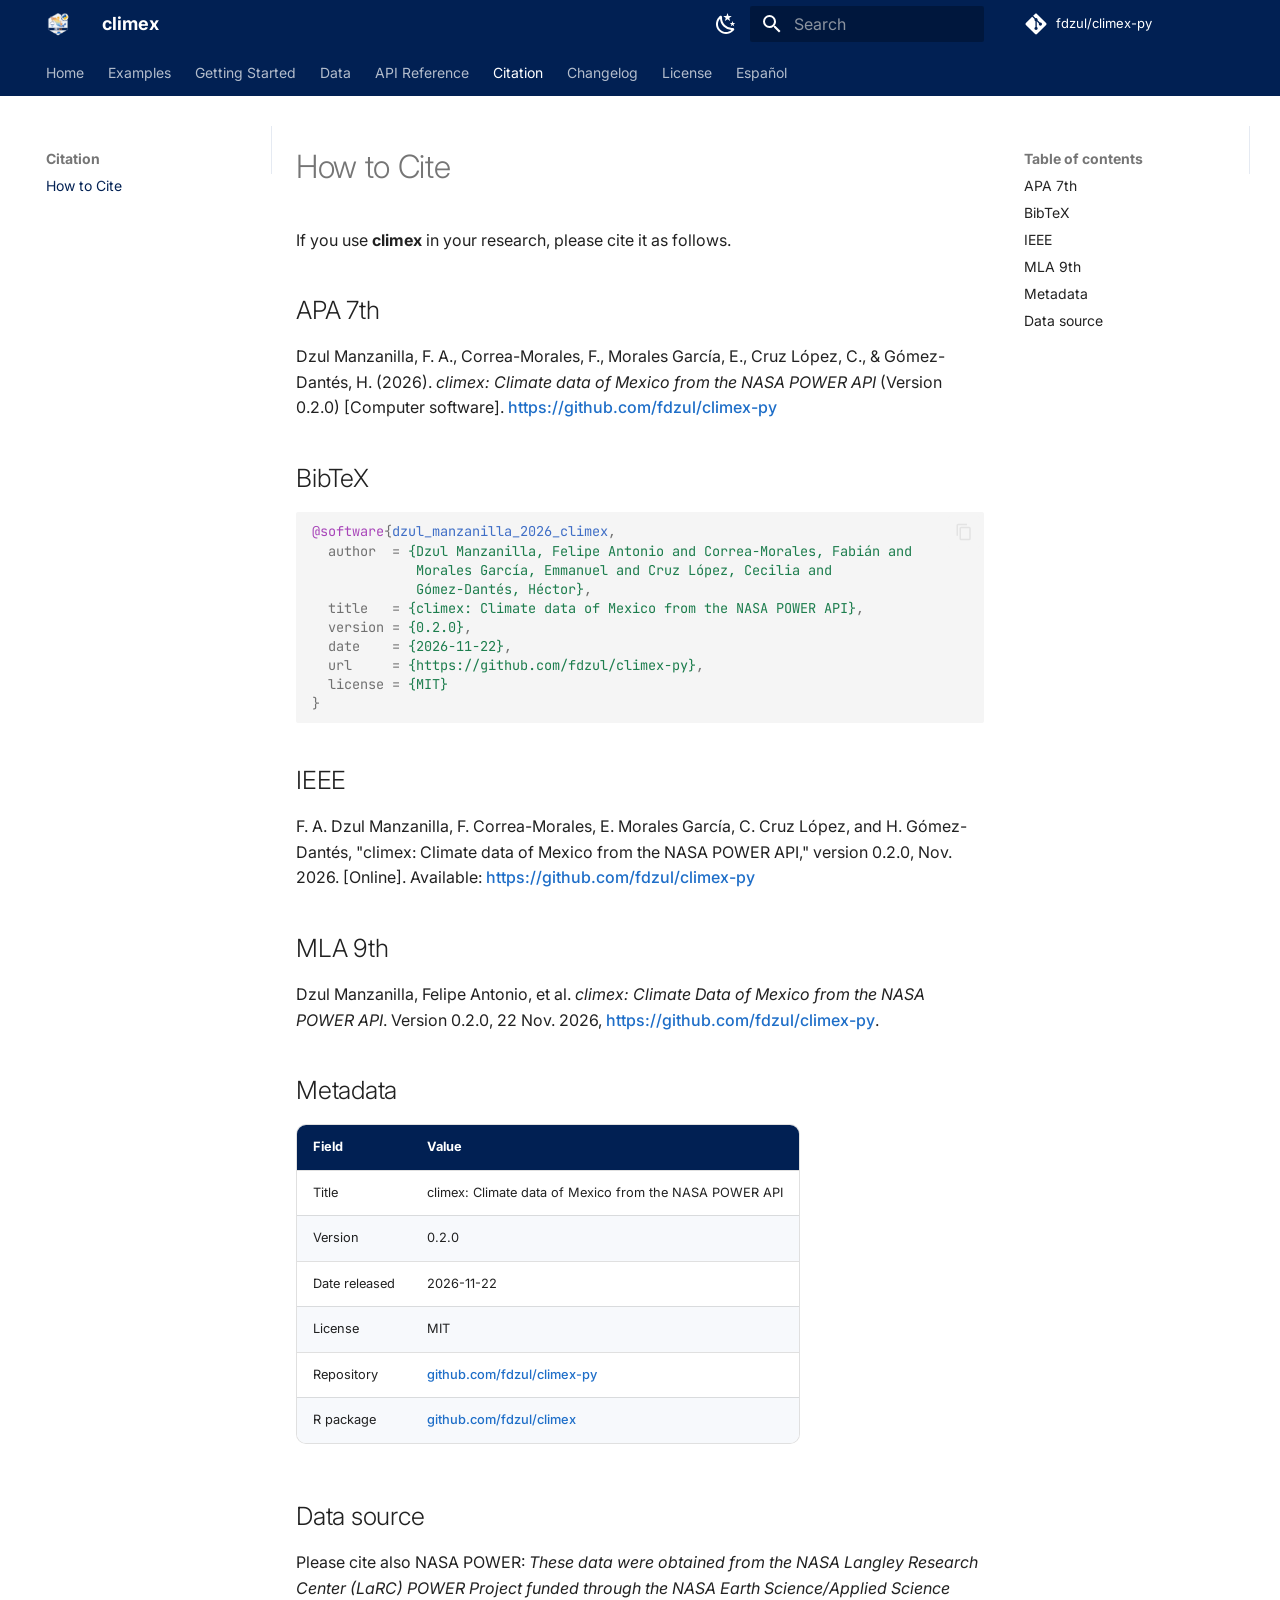
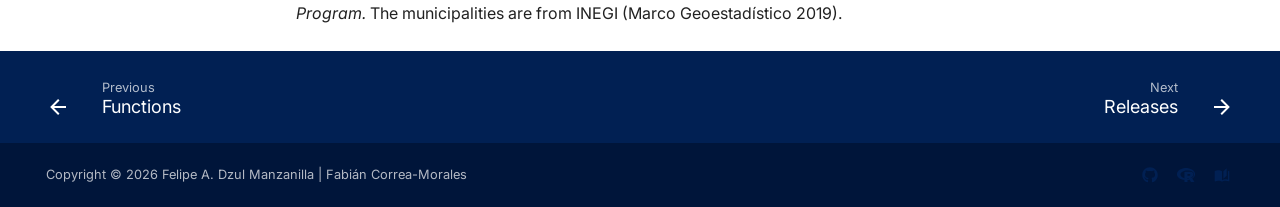
<file: citation/index.html>
<!doctype html>
<html lang="en" class="no-js">
  <head>
    
      <meta charset="utf-8">
      <meta name="viewport" content="width=device-width,initial-scale=1">
      
        <meta name="description" content="Climate data of Mexico from the NASA POWER API (daily, monthly or climatological temperature, precipitation, humidity, wind and radiation for the 2,465 municipalities or any set of points).">
      
      
        <meta name="author" content="Felipe Antonio Dzul Manzanilla">
      
      
        <link rel="canonical" href="https://fdzul.github.io/climex-py/citation/">
      
      
        <link rel="prev" href="../reference/">
      
      
        <link rel="next" href="../changelog/">
      
      
        
      
      
      <link rel="icon" href="../assets/favicon.png">
      <meta name="generator" content="mkdocs-1.6.1, mkdocs-material-9.8.2">
    
    
      
        <title>How to Cite - climex</title>
      
    
    
      <link rel="stylesheet" href="../assets/stylesheets/main.57a0d79d.min.css">
      
        
        <link rel="stylesheet" href="../assets/stylesheets/palette.fb2fffe2.min.css">
      
      


    
    
      
    
    
      
        
        
        <link rel="preconnect" href="https://fonts.gstatic.com" crossorigin>
        <link rel="stylesheet" href="https://fonts.googleapis.com/css?family=Inter:300,300i,400,400i,700,700i%7CJetBrains+Mono:400,400i,700,700i&display=fallback">
        <style>:root{--md-text-font:"Inter";--md-code-font:"JetBrains Mono"}</style>
      
    
    
      <link rel="stylesheet" href="../assets/_mkdocstrings.css">
    
      <link rel="stylesheet" href="../stylesheets/extra.css">
    
    <script>__md_scope=new URL("..",location),__md_hash=e=>[...e].reduce(((e,_)=>(e<<5)-e+_.charCodeAt(0)),0),__md_get=(e,_=localStorage,t=__md_scope)=>JSON.parse(_.getItem(t.pathname+"."+e)),__md_set=(e,_,t=localStorage,a=__md_scope)=>{try{t.setItem(a.pathname+"."+e,JSON.stringify(_))}catch(e){}}</script>
    
      

    
    
  <meta property="og:type" content="website">
  <meta property="og:site_name" content="climex">
  <meta property="og:title" content="How to Cite - climex">
  <meta property="og:description" content="Climate data of Mexico from the NASA POWER API (daily, monthly or climatological temperature, precipitation, humidity, wind and radiation for the 2,465 municipalities or any set of points).">
  <meta property="og:url" content="https://fdzul.github.io/climex-py/citation/">
  <meta property="og:image" content="https://fdzul.github.io/climex-py/assets/logo.png">
  <meta property="og:image:width" content="600">
  <meta property="og:image:height" content="600">
  <meta property="og:image:alt" content="climex hex logo">
  <meta name="twitter:card" content="summary">
  <meta name="twitter:image" content="https://fdzul.github.io/climex-py/assets/logo.png">

  </head>
  
  
    
    
      
    
    
    
    
    <body dir="ltr" data-md-color-scheme="default" data-md-color-primary="custom" data-md-color-accent="custom">
  
    
    <input class="md-toggle" data-md-toggle="drawer" type="checkbox" id="__drawer" autocomplete="off">
    <input class="md-toggle" data-md-toggle="search" type="checkbox" id="__search" autocomplete="off">
    <label class="md-overlay" for="__drawer"></label>
    <div data-md-component="skip">
      
        
        <a href="#how-to-cite" class="md-skip">
          Skip to content
        </a>
      
    </div>
    <div data-md-component="announce">
      
    </div>
    
    
      

<header class="md-header" data-md-component="header">
  <nav class="md-header__inner md-grid" aria-label="Header">
    <a href=".." title="climex" class="md-header__button md-logo" aria-label="climex" data-md-component="logo">
      
  <img src="../assets/logo.png" alt="logo">

    </a>
    <label class="md-header__button md-icon" for="__drawer">
      
      <svg xmlns="http://www.w3.org/2000/svg" viewBox="0 0 24 24"><path d="M3 6h18v2H3zm0 5h18v2H3zm0 5h18v2H3z"/></svg>
    </label>
    <div class="md-header__title" data-md-component="header-title">
      <div class="md-header__ellipsis">
        <div class="md-header__topic">
          <span class="md-ellipsis">
            climex
          </span>
        </div>
        <div class="md-header__topic" data-md-component="header-topic">
          <span class="md-ellipsis">
            
              How to Cite
            
          </span>
        </div>
      </div>
    </div>
    
      
        <form class="md-header__option" data-md-component="palette">
  
    
    
    
    <input class="md-option" data-md-color-media="" data-md-color-scheme="default" data-md-color-primary="custom" data-md-color-accent="custom"  aria-label="Dark mode"  type="radio" name="__palette" id="__palette_0">
    
      <label class="md-header__button md-icon" title="Dark mode" for="__palette_1" hidden>
        <svg xmlns="http://www.w3.org/2000/svg" viewBox="0 0 24 24"><path d="m17.75 4.09-2.53 1.94.91 3.06-2.63-1.81-2.63 1.81.91-3.06-2.53-1.94L12.44 4l1.06-3 1.06 3zm3.5 6.91-1.64 1.25.59 1.98-1.7-1.17-1.7 1.17.59-1.98L15.75 11l2.06-.05L18.5 9l.69 1.95zm-2.28 4.95c.83-.08 1.72 1.1 1.19 1.85-.32.45-.66.87-1.08 1.27C15.17 23 8.84 23 4.94 19.07c-3.91-3.9-3.91-10.24 0-14.14.4-.4.82-.76 1.27-1.08.75-.53 1.93.36 1.85 1.19-.27 2.86.69 5.83 2.89 8.02a9.96 9.96 0 0 0 8.02 2.89m-1.64 2.02a12.08 12.08 0 0 1-7.8-3.47c-2.17-2.19-3.33-5-3.49-7.82-2.81 3.14-2.7 7.96.31 10.98 3.02 3.01 7.84 3.12 10.98.31"/></svg>
      </label>
    
  
    
    
    
    <input class="md-option" data-md-color-media="" data-md-color-scheme="slate" data-md-color-primary="custom" data-md-color-accent="custom"  aria-label="Light mode"  type="radio" name="__palette" id="__palette_1">
    
      <label class="md-header__button md-icon" title="Light mode" for="__palette_0" hidden>
        <svg xmlns="http://www.w3.org/2000/svg" viewBox="0 0 24 24"><path d="M12 7a5 5 0 0 1 5 5 5 5 0 0 1-5 5 5 5 0 0 1-5-5 5 5 0 0 1 5-5m0 2a3 3 0 0 0-3 3 3 3 0 0 0 3 3 3 3 0 0 0 3-3 3 3 0 0 0-3-3m0-7 2.39 3.42C13.65 5.15 12.84 5 12 5s-1.65.15-2.39.42zM3.34 7l4.16-.35A7.2 7.2 0 0 0 5.94 8.5c-.44.74-.69 1.5-.83 2.29zm.02 10 1.76-3.77a7.131 7.131 0 0 0 2.38 4.14zM20.65 7l-1.77 3.79a7.02 7.02 0 0 0-2.38-4.15zm-.01 10-4.14.36c.59-.51 1.12-1.14 1.54-1.86.42-.73.69-1.5.83-2.29zM12 22l-2.41-3.44c.74.27 1.55.44 2.41.44.82 0 1.63-.17 2.37-.44z"/></svg>
      </label>
    
  
</form>
      
    
    
      <script>var palette=__md_get("__palette");if(palette&&palette.color){if("(prefers-color-scheme)"===palette.color.media){var media=matchMedia("(prefers-color-scheme: light)"),input=document.querySelector(media.matches?"[data-md-color-media='(prefers-color-scheme: light)']":"[data-md-color-media='(prefers-color-scheme: dark)']");palette.color.media=input.getAttribute("data-md-color-media"),palette.color.scheme=input.getAttribute("data-md-color-scheme"),palette.color.primary=input.getAttribute("data-md-color-primary"),palette.color.accent=input.getAttribute("data-md-color-accent")}for(var[key,value]of Object.entries(palette.color))document.body.setAttribute("data-md-color-"+key,value)}</script>
    
    
    
      
      
        <label class="md-header__button md-icon" for="__search">
          
          <svg xmlns="http://www.w3.org/2000/svg" viewBox="0 0 24 24"><path d="M9.5 3A6.5 6.5 0 0 1 16 9.5c0 1.61-.59 3.09-1.56 4.23l.27.27h.79l5 5-1.5 1.5-5-5v-.79l-.27-.27A6.52 6.52 0 0 1 9.5 16 6.5 6.5 0 0 1 3 9.5 6.5 6.5 0 0 1 9.5 3m0 2C7 5 5 7 5 9.5S7 14 9.5 14 14 12 14 9.5 12 5 9.5 5"/></svg>
        </label>
        <div class="md-search" data-md-component="search" role="dialog">
  <label class="md-search__overlay" for="__search"></label>
  <div class="md-search__inner" role="search">
    <form class="md-search__form" name="search">
      <input type="text" class="md-search__input" name="query" aria-label="Search" placeholder="Search" autocapitalize="off" autocorrect="off" autocomplete="off" spellcheck="false" data-md-component="search-query" required>
      <label class="md-search__icon md-icon" for="__search">
        
        <svg xmlns="http://www.w3.org/2000/svg" viewBox="0 0 24 24"><path d="M9.5 3A6.5 6.5 0 0 1 16 9.5c0 1.61-.59 3.09-1.56 4.23l.27.27h.79l5 5-1.5 1.5-5-5v-.79l-.27-.27A6.52 6.52 0 0 1 9.5 16 6.5 6.5 0 0 1 3 9.5 6.5 6.5 0 0 1 9.5 3m0 2C7 5 5 7 5 9.5S7 14 9.5 14 14 12 14 9.5 12 5 9.5 5"/></svg>
        
        <svg xmlns="http://www.w3.org/2000/svg" viewBox="0 0 24 24"><path d="M20 11v2H8l5.5 5.5-1.42 1.42L4.16 12l7.92-7.92L13.5 5.5 8 11z"/></svg>
      </label>
      <nav class="md-search__options" aria-label="Search">
        
          <a href="javascript:void(0)" class="md-search__icon md-icon" title="Share" aria-label="Share" data-clipboard data-clipboard-text="" data-md-component="search-share" tabindex="-1">
            
            <svg xmlns="http://www.w3.org/2000/svg" viewBox="0 0 24 24"><path d="M18 16.08c-.76 0-1.44.3-1.96.77L8.91 12.7c.05-.23.09-.46.09-.7s-.04-.47-.09-.7l7.05-4.11c.54.5 1.25.81 2.04.81a3 3 0 0 0 3-3 3 3 0 0 0-3-3 3 3 0 0 0-3 3c0 .24.04.47.09.7L8.04 9.81C7.5 9.31 6.79 9 6 9a3 3 0 0 0-3 3 3 3 0 0 0 3 3c.79 0 1.5-.31 2.04-.81l7.12 4.15c-.05.21-.08.43-.08.66 0 1.61 1.31 2.91 2.92 2.91s2.92-1.3 2.92-2.91A2.92 2.92 0 0 0 18 16.08"/></svg>
          </a>
        
        <button type="reset" class="md-search__icon md-icon" title="Clear" aria-label="Clear" tabindex="-1">
          
          <svg xmlns="http://www.w3.org/2000/svg" viewBox="0 0 24 24"><path d="M19 6.41 17.59 5 12 10.59 6.41 5 5 6.41 10.59 12 5 17.59 6.41 19 12 13.41 17.59 19 19 17.59 13.41 12z"/></svg>
        </button>
      </nav>
      
        <div class="md-search__suggest" data-md-component="search-suggest"></div>
      
    </form>
    <div class="md-search__output">
      <div class="md-search__scrollwrap" tabindex="0" data-md-scrollfix>
        <div class="md-search-result" data-md-component="search-result">
          <div class="md-search-result__meta">
            Initializing search
          </div>
          <ol class="md-search-result__list" role="presentation"></ol>
        </div>
      </div>
    </div>
  </div>
</div>
      
    
    
      <div class="md-header__source">
        <a href="https://github.com/fdzul/climex-py" title="Go to repository" class="md-source" data-md-component="source">
  <div class="md-source__icon md-icon">
    
    <svg xmlns="http://www.w3.org/2000/svg" viewBox="0 0 448 512"><!--! Font Awesome Free 7.1.0 by @fontawesome - https://fontawesome.com License - https://fontawesome.com/license/free (Icons: CC BY 4.0, Fonts: SIL OFL 1.1, Code: MIT License) Copyright 2025 Fonticons, Inc.--><path d="M439.6 236.1 244 40.5c-5.4-5.5-12.8-8.5-20.4-8.5s-15 3-20.4 8.4L162.5 81l51.5 51.5c27.1-9.1 52.7 16.8 43.4 43.7l49.7 49.7c34.2-11.8 61.2 31 35.5 56.7-26.5 26.5-70.2-2.9-56-37.3L240.3 199v121.9c25.3 12.5 22.3 41.8 9.1 55-6.4 6.4-15.2 10.1-24.3 10.1s-17.8-3.6-24.3-10.1c-17.6-17.6-11.1-46.9 11.2-56v-123c-20.8-8.5-24.6-30.7-18.6-45L142.6 101 8.5 235.1C3 240.6 0 247.9 0 255.5s3 15 8.5 20.4l195.6 195.7c5.4 5.4 12.7 8.4 20.4 8.4s15-3 20.4-8.4l194.7-194.7c5.4-5.4 8.4-12.8 8.4-20.4s-3-15-8.4-20.4"/></svg>
  </div>
  <div class="md-source__repository">
    fdzul/climex-py
  </div>
</a>
      </div>
    
  </nav>
  
</header>
    
    <div class="md-container" data-md-component="container">
      
      
        
          
            
<nav class="md-tabs" aria-label="Tabs" data-md-component="tabs">
  <div class="md-grid">
    <ul class="md-tabs__list">
      
        
  
  
  
  
    <li class="md-tabs__item">
      <a href=".." class="md-tabs__link">
        
  
  
    
  
  Home

      </a>
    </li>
  

      
        
  
  
  
  
    <li class="md-tabs__item">
      <a href="../examples/" class="md-tabs__link">
        
  
  
    
  
  Examples

      </a>
    </li>
  

      
        
  
  
  
  
    
    
      <li class="md-tabs__item">
        <a href="../quickstart/" class="md-tabs__link">
          
  
  
    
  
  Getting Started

        </a>
      </li>
    
  

      
        
  
  
  
  
    
    
      <li class="md-tabs__item">
        <a href="../data/" class="md-tabs__link">
          
  
  
    
  
  Data

        </a>
      </li>
    
  

      
        
  
  
  
  
    
    
      <li class="md-tabs__item">
        <a href="../reference/" class="md-tabs__link">
          
  
  
    
  
  API Reference

        </a>
      </li>
    
  

      
        
  
  
  
    
  
  
    
    
      <li class="md-tabs__item md-tabs__item--active">
        <a href="./" class="md-tabs__link">
          
  
  
    
  
  Citation

        </a>
      </li>
    
  

      
        
  
  
  
  
    
    
      <li class="md-tabs__item">
        <a href="../changelog/" class="md-tabs__link">
          
  
  
    
  
  Changelog

        </a>
      </li>
    
  

      
        
  
  
  
  
    
    
      <li class="md-tabs__item">
        <a href="../license/" class="md-tabs__link">
          
  
  
    
  
  License

        </a>
      </li>
    
  

      
        
  
  
  
  
    <li class="md-tabs__item">
      <a href="../es/" class="md-tabs__link">
        
  
  
    
  
  Español

      </a>
    </li>
  

      
    </ul>
  </div>
</nav>
          
        
      
      <main class="md-main" data-md-component="main">
        <div class="md-main__inner md-grid">
          
            
              
              <div class="md-sidebar md-sidebar--primary" data-md-component="sidebar" data-md-type="navigation" >
                <div class="md-sidebar__scrollwrap">
                  <div class="md-sidebar__inner">
                    


  


<nav class="md-nav md-nav--primary md-nav--lifted" aria-label="Navigation" data-md-level="0">
  <label class="md-nav__title" for="__drawer">
    <a href=".." title="climex" class="md-nav__button md-logo" aria-label="climex" data-md-component="logo">
      
  <img src="../assets/logo.png" alt="logo">

    </a>
    climex
  </label>
  
    <div class="md-nav__source">
      <a href="https://github.com/fdzul/climex-py" title="Go to repository" class="md-source" data-md-component="source">
  <div class="md-source__icon md-icon">
    
    <svg xmlns="http://www.w3.org/2000/svg" viewBox="0 0 448 512"><!--! Font Awesome Free 7.1.0 by @fontawesome - https://fontawesome.com License - https://fontawesome.com/license/free (Icons: CC BY 4.0, Fonts: SIL OFL 1.1, Code: MIT License) Copyright 2025 Fonticons, Inc.--><path d="M439.6 236.1 244 40.5c-5.4-5.5-12.8-8.5-20.4-8.5s-15 3-20.4 8.4L162.5 81l51.5 51.5c27.1-9.1 52.7 16.8 43.4 43.7l49.7 49.7c34.2-11.8 61.2 31 35.5 56.7-26.5 26.5-70.2-2.9-56-37.3L240.3 199v121.9c25.3 12.5 22.3 41.8 9.1 55-6.4 6.4-15.2 10.1-24.3 10.1s-17.8-3.6-24.3-10.1c-17.6-17.6-11.1-46.9 11.2-56v-123c-20.8-8.5-24.6-30.7-18.6-45L142.6 101 8.5 235.1C3 240.6 0 247.9 0 255.5s3 15 8.5 20.4l195.6 195.7c5.4 5.4 12.7 8.4 20.4 8.4s15-3 20.4-8.4l194.7-194.7c5.4-5.4 8.4-12.8 8.4-20.4s-3-15-8.4-20.4"/></svg>
  </div>
  <div class="md-source__repository">
    fdzul/climex-py
  </div>
</a>
    </div>
  
  <ul class="md-nav__list" data-md-scrollfix>
    
      
      
  
  
  
  
    <li class="md-nav__item">
      <a href=".." class="md-nav__link">
        
  
  
  <span class="md-ellipsis">
    
  
    Home
  

    
  </span>
  
  

      </a>
    </li>
  

    
      
      
  
  
  
  
    <li class="md-nav__item">
      <a href="../examples/" class="md-nav__link">
        
  
  
  <span class="md-ellipsis">
    
  
    Examples
  

    
  </span>
  
  

      </a>
    </li>
  

    
      
      
  
  
  
  
    
    
      
        
      
    
    
    
      
      
        
      
    
    
    <li class="md-nav__item md-nav__item--nested">
      
        
        
          
        
        <input class="md-nav__toggle md-toggle md-toggle--indeterminate" type="checkbox" id="__nav_3" >
        
          
          <label class="md-nav__link" for="__nav_3" id="__nav_3_label" tabindex="0">
            
  
  
  <span class="md-ellipsis">
    
  
    Getting Started
  

    
  </span>
  
  

            <span class="md-nav__icon md-icon"></span>
          </label>
        
        <nav class="md-nav" data-md-level="1" aria-labelledby="__nav_3_label" aria-expanded="false">
          <label class="md-nav__title" for="__nav_3">
            <span class="md-nav__icon md-icon"></span>
            
  
    Getting Started
  

          </label>
          <ul class="md-nav__list" data-md-scrollfix>
            
              
                
  
  
  
  
    <li class="md-nav__item">
      <a href="../quickstart/" class="md-nav__link">
        
  
  
  <span class="md-ellipsis">
    
  
    Quick Start
  

    
  </span>
  
  

      </a>
    </li>
  

              
            
          </ul>
        </nav>
      
    </li>
  

    
      
      
  
  
  
  
    
    
      
        
      
    
    
    
      
      
        
      
    
    
    <li class="md-nav__item md-nav__item--nested">
      
        
        
          
        
        <input class="md-nav__toggle md-toggle md-toggle--indeterminate" type="checkbox" id="__nav_4" >
        
          
          <label class="md-nav__link" for="__nav_4" id="__nav_4_label" tabindex="0">
            
  
  
  <span class="md-ellipsis">
    
  
    Data
  

    
  </span>
  
  

            <span class="md-nav__icon md-icon"></span>
          </label>
        
        <nav class="md-nav" data-md-level="1" aria-labelledby="__nav_4_label" aria-expanded="false">
          <label class="md-nav__title" for="__nav_4">
            <span class="md-nav__icon md-icon"></span>
            
  
    Data
  

          </label>
          <ul class="md-nav__list" data-md-scrollfix>
            
              
                
  
  
  
  
    <li class="md-nav__item">
      <a href="../data/" class="md-nav__link">
        
  
  
  <span class="md-ellipsis">
    
  
    Municipalities and parameters
  

    
  </span>
  
  

      </a>
    </li>
  

              
            
          </ul>
        </nav>
      
    </li>
  

    
      
      
  
  
  
  
    
    
      
        
      
    
    
    
      
      
        
      
    
    
    <li class="md-nav__item md-nav__item--nested">
      
        
        
          
        
        <input class="md-nav__toggle md-toggle md-toggle--indeterminate" type="checkbox" id="__nav_5" >
        
          
          <label class="md-nav__link" for="__nav_5" id="__nav_5_label" tabindex="0">
            
  
  
  <span class="md-ellipsis">
    
  
    API Reference
  

    
  </span>
  
  

            <span class="md-nav__icon md-icon"></span>
          </label>
        
        <nav class="md-nav" data-md-level="1" aria-labelledby="__nav_5_label" aria-expanded="false">
          <label class="md-nav__title" for="__nav_5">
            <span class="md-nav__icon md-icon"></span>
            
  
    API Reference
  

          </label>
          <ul class="md-nav__list" data-md-scrollfix>
            
              
                
  
  
  
  
    <li class="md-nav__item">
      <a href="../reference/" class="md-nav__link">
        
  
  
  <span class="md-ellipsis">
    
  
    Functions
  

    
  </span>
  
  

      </a>
    </li>
  

              
            
          </ul>
        </nav>
      
    </li>
  

    
      
      
  
  
    
  
  
  
    
    
      
        
      
    
    
    
      
        
        
      
      
        
      
    
    
    <li class="md-nav__item md-nav__item--active md-nav__item--section md-nav__item--nested">
      
        
        
        <input class="md-nav__toggle md-toggle " type="checkbox" id="__nav_6" checked>
        
          
          <label class="md-nav__link" for="__nav_6" id="__nav_6_label" tabindex="">
            
  
  
  <span class="md-ellipsis">
    
  
    Citation
  

    
  </span>
  
  

            <span class="md-nav__icon md-icon"></span>
          </label>
        
        <nav class="md-nav" data-md-level="1" aria-labelledby="__nav_6_label" aria-expanded="true">
          <label class="md-nav__title" for="__nav_6">
            <span class="md-nav__icon md-icon"></span>
            
  
    Citation
  

          </label>
          <ul class="md-nav__list" data-md-scrollfix>
            
              
                
  
  
    
  
  
  
    <li class="md-nav__item md-nav__item--active">
      
      <input class="md-nav__toggle md-toggle" type="checkbox" id="__toc">
      
      
        
      
      
        <label class="md-nav__link md-nav__link--active" for="__toc">
          
  
  
  <span class="md-ellipsis">
    
  
    How to Cite
  

    
  </span>
  
  

          <span class="md-nav__icon md-icon"></span>
        </label>
      
      <a href="./" class="md-nav__link md-nav__link--active">
        
  
  
  <span class="md-ellipsis">
    
  
    How to Cite
  

    
  </span>
  
  

      </a>
      
        

<nav class="md-nav md-nav--secondary" aria-label="Table of contents">
  
  
  
    
  
  
    <label class="md-nav__title" for="__toc">
      <span class="md-nav__icon md-icon"></span>
      Table of contents
    </label>
    <ul class="md-nav__list" data-md-component="toc" data-md-scrollfix>
      
        <li class="md-nav__item">
  <a href="#apa-7th" class="md-nav__link">
    <span class="md-ellipsis">
      
        APA 7th
      
    </span>
  </a>
  
</li>
      
        <li class="md-nav__item">
  <a href="#bibtex" class="md-nav__link">
    <span class="md-ellipsis">
      
        BibTeX
      
    </span>
  </a>
  
</li>
      
        <li class="md-nav__item">
  <a href="#ieee" class="md-nav__link">
    <span class="md-ellipsis">
      
        IEEE
      
    </span>
  </a>
  
</li>
      
        <li class="md-nav__item">
  <a href="#mla-9th" class="md-nav__link">
    <span class="md-ellipsis">
      
        MLA 9th
      
    </span>
  </a>
  
</li>
      
        <li class="md-nav__item">
  <a href="#metadata" class="md-nav__link">
    <span class="md-ellipsis">
      
        Metadata
      
    </span>
  </a>
  
</li>
      
        <li class="md-nav__item">
  <a href="#data-source" class="md-nav__link">
    <span class="md-ellipsis">
      
        Data source
      
    </span>
  </a>
  
</li>
      
    </ul>
  
</nav>
      
    </li>
  

              
            
          </ul>
        </nav>
      
    </li>
  

    
      
      
  
  
  
  
    
    
      
        
      
    
    
    
      
      
        
      
    
    
    <li class="md-nav__item md-nav__item--nested">
      
        
        
          
        
        <input class="md-nav__toggle md-toggle md-toggle--indeterminate" type="checkbox" id="__nav_7" >
        
          
          <label class="md-nav__link" for="__nav_7" id="__nav_7_label" tabindex="0">
            
  
  
  <span class="md-ellipsis">
    
  
    Changelog
  

    
  </span>
  
  

            <span class="md-nav__icon md-icon"></span>
          </label>
        
        <nav class="md-nav" data-md-level="1" aria-labelledby="__nav_7_label" aria-expanded="false">
          <label class="md-nav__title" for="__nav_7">
            <span class="md-nav__icon md-icon"></span>
            
  
    Changelog
  

          </label>
          <ul class="md-nav__list" data-md-scrollfix>
            
              
                
  
  
  
  
    <li class="md-nav__item">
      <a href="../changelog/" class="md-nav__link">
        
  
  
  <span class="md-ellipsis">
    
  
    Releases
  

    
  </span>
  
  

      </a>
    </li>
  

              
            
          </ul>
        </nav>
      
    </li>
  

    
      
      
  
  
  
  
    
    
      
        
      
    
    
    
      
      
        
      
    
    
    <li class="md-nav__item md-nav__item--nested">
      
        
        
          
        
        <input class="md-nav__toggle md-toggle md-toggle--indeterminate" type="checkbox" id="__nav_8" >
        
          
          <label class="md-nav__link" for="__nav_8" id="__nav_8_label" tabindex="0">
            
  
  
  <span class="md-ellipsis">
    
  
    License
  

    
  </span>
  
  

            <span class="md-nav__icon md-icon"></span>
          </label>
        
        <nav class="md-nav" data-md-level="1" aria-labelledby="__nav_8_label" aria-expanded="false">
          <label class="md-nav__title" for="__nav_8">
            <span class="md-nav__icon md-icon"></span>
            
  
    License
  

          </label>
          <ul class="md-nav__list" data-md-scrollfix>
            
              
                
  
  
  
  
    <li class="md-nav__item">
      <a href="../license/" class="md-nav__link">
        
  
  
  <span class="md-ellipsis">
    
  
    MIT License
  

    
  </span>
  
  

      </a>
    </li>
  

              
            
          </ul>
        </nav>
      
    </li>
  

    
      
      
  
  
  
  
    <li class="md-nav__item">
      <a href="../es/" class="md-nav__link">
        
  
  
  <span class="md-ellipsis">
    
  
    Español
  

    
  </span>
  
  

      </a>
    </li>
  

    
  </ul>
</nav>
                  </div>
                </div>
              </div>
            
            
              
              <div class="md-sidebar md-sidebar--secondary" data-md-component="sidebar" data-md-type="toc" >
                <div class="md-sidebar__scrollwrap">
                  <div class="md-sidebar__inner">
                    

<nav class="md-nav md-nav--secondary" aria-label="Table of contents">
  
  
  
    
  
  
    <label class="md-nav__title" for="__toc">
      <span class="md-nav__icon md-icon"></span>
      Table of contents
    </label>
    <ul class="md-nav__list" data-md-component="toc" data-md-scrollfix>
      
        <li class="md-nav__item">
  <a href="#apa-7th" class="md-nav__link">
    <span class="md-ellipsis">
      
        APA 7th
      
    </span>
  </a>
  
</li>
      
        <li class="md-nav__item">
  <a href="#bibtex" class="md-nav__link">
    <span class="md-ellipsis">
      
        BibTeX
      
    </span>
  </a>
  
</li>
      
        <li class="md-nav__item">
  <a href="#ieee" class="md-nav__link">
    <span class="md-ellipsis">
      
        IEEE
      
    </span>
  </a>
  
</li>
      
        <li class="md-nav__item">
  <a href="#mla-9th" class="md-nav__link">
    <span class="md-ellipsis">
      
        MLA 9th
      
    </span>
  </a>
  
</li>
      
        <li class="md-nav__item">
  <a href="#metadata" class="md-nav__link">
    <span class="md-ellipsis">
      
        Metadata
      
    </span>
  </a>
  
</li>
      
        <li class="md-nav__item">
  <a href="#data-source" class="md-nav__link">
    <span class="md-ellipsis">
      
        Data source
      
    </span>
  </a>
  
</li>
      
    </ul>
  
</nav>
                  </div>
                </div>
              </div>
            
          
          
            <div class="md-content" data-md-component="content">
              
              <article class="md-content__inner md-typeset">
                
                  


  
  


<h1 id="how-to-cite">How to Cite<a class="headerlink" href="#how-to-cite" title="Permanent link">&para;</a></h1>
<p>If you use <strong>climex</strong> in your research, please cite it as follows.</p>
<h2 id="apa-7th">APA 7th<a class="headerlink" href="#apa-7th" title="Permanent link">&para;</a></h2>
<p>Dzul Manzanilla, F. A., Correa-Morales, F., Morales García, E., Cruz López, C.,
&amp; Gómez-Dantés, H. (2026). <em>climex: Climate data of Mexico from the NASA
POWER API</em> (Version 0.2.0) [Computer software].
<a href="https://github.com/fdzul/climex-py">https://github.com/fdzul/climex-py</a></p>
<h2 id="bibtex">BibTeX<a class="headerlink" href="#bibtex" title="Permanent link">&para;</a></h2>
<div class="highlight"><pre><span></span><code><a id="__codelineno-0-1" name="__codelineno-0-1" href="#__codelineno-0-1"></a><span class="nc">@software</span><span class="p">{</span><span class="nl">dzul_manzanilla_2026_climex</span><span class="p">,</span>
<a id="__codelineno-0-2" name="__codelineno-0-2" href="#__codelineno-0-2"></a><span class="w">  </span><span class="na">author</span><span class="w">  </span><span class="p">=</span><span class="w"> </span><span class="s">{Dzul Manzanilla, Felipe Antonio and Correa-Morales, Fabián and</span>
<a id="__codelineno-0-3" name="__codelineno-0-3" href="#__codelineno-0-3"></a><span class="s">             Morales García, Emmanuel and Cruz López, Cecilia and</span>
<a id="__codelineno-0-4" name="__codelineno-0-4" href="#__codelineno-0-4"></a><span class="s">             Gómez-Dantés, Héctor}</span><span class="p">,</span>
<a id="__codelineno-0-5" name="__codelineno-0-5" href="#__codelineno-0-5"></a><span class="w">  </span><span class="na">title</span><span class="w">   </span><span class="p">=</span><span class="w"> </span><span class="s">{climex: Climate data of Mexico from the NASA POWER API}</span><span class="p">,</span>
<a id="__codelineno-0-6" name="__codelineno-0-6" href="#__codelineno-0-6"></a><span class="w">  </span><span class="na">version</span><span class="w"> </span><span class="p">=</span><span class="w"> </span><span class="s">{0.2.0}</span><span class="p">,</span>
<a id="__codelineno-0-7" name="__codelineno-0-7" href="#__codelineno-0-7"></a><span class="w">  </span><span class="na">date</span><span class="w">    </span><span class="p">=</span><span class="w"> </span><span class="s">{2026-11-22}</span><span class="p">,</span>
<a id="__codelineno-0-8" name="__codelineno-0-8" href="#__codelineno-0-8"></a><span class="w">  </span><span class="na">url</span><span class="w">     </span><span class="p">=</span><span class="w"> </span><span class="s">{https://github.com/fdzul/climex-py}</span><span class="p">,</span>
<a id="__codelineno-0-9" name="__codelineno-0-9" href="#__codelineno-0-9"></a><span class="w">  </span><span class="na">license</span><span class="w"> </span><span class="p">=</span><span class="w"> </span><span class="s">{MIT}</span>
<a id="__codelineno-0-10" name="__codelineno-0-10" href="#__codelineno-0-10"></a><span class="p">}</span>
</code></pre></div>
<h2 id="ieee">IEEE<a class="headerlink" href="#ieee" title="Permanent link">&para;</a></h2>
<p>F. A. Dzul Manzanilla, F. Correa-Morales, E. Morales García, C. Cruz López,
and H. Gómez-Dantés, "climex: Climate data of Mexico from the NASA POWER
API," version 0.2.0, Nov. 2026. [Online]. Available:
<a href="https://github.com/fdzul/climex-py">https://github.com/fdzul/climex-py</a></p>
<h2 id="mla-9th">MLA 9th<a class="headerlink" href="#mla-9th" title="Permanent link">&para;</a></h2>
<p>Dzul Manzanilla, Felipe Antonio, et al. <em>climex: Climate Data of Mexico from the NASA
POWER API</em>. Version 0.2.0, 22 Nov. 2026, <a href="https://github.com/fdzul/climex-py">https://github.com/fdzul/climex-py</a>.</p>
<h2 id="metadata">Metadata<a class="headerlink" href="#metadata" title="Permanent link">&para;</a></h2>
<table>
<thead>
<tr>
<th>Field</th>
<th>Value</th>
</tr>
</thead>
<tbody>
<tr>
<td>Title</td>
<td>climex: Climate data of Mexico from the NASA POWER API</td>
</tr>
<tr>
<td>Version</td>
<td>0.2.0</td>
</tr>
<tr>
<td>Date released</td>
<td>2026-11-22</td>
</tr>
<tr>
<td>License</td>
<td>MIT</td>
</tr>
<tr>
<td>Repository</td>
<td><a href="https://github.com/fdzul/climex-py">github.com/fdzul/climex-py</a></td>
</tr>
<tr>
<td>R package</td>
<td><a href="https://github.com/fdzul/climex">github.com/fdzul/climex</a></td>
</tr>
</tbody>
</table>
<h2 id="data-source">Data source<a class="headerlink" href="#data-source" title="Permanent link">&para;</a></h2>
<p>Please cite also NASA POWER: <em>These data were obtained from the NASA Langley
Research Center (LaRC) POWER Project funded through the NASA Earth
Science/Applied Science Program.</em> The municipalities are from INEGI (Marco
Geoestadístico 2019).</p>












                
              </article>
            </div>
          
          
  <script>var tabs=__md_get("__tabs");if(Array.isArray(tabs))e:for(var set of document.querySelectorAll(".tabbed-set")){var labels=set.querySelector(".tabbed-labels");for(var tab of tabs)for(var label of labels.getElementsByTagName("label"))if(label.innerText.trim()===tab){var input=document.getElementById(label.htmlFor);input.checked=!0;continue e}}</script>

<script>var target=document.getElementById(location.hash.slice(1));target&&target.name&&(target.checked=target.name.startsWith("__tabbed_"))</script>
        </div>
        
          <button type="button" class="md-top md-icon" data-md-component="top" hidden>
  
  <svg xmlns="http://www.w3.org/2000/svg" viewBox="0 0 24 24"><path d="M13 20h-2V8l-5.5 5.5-1.42-1.42L12 4.16l7.92 7.92-1.42 1.42L13 8z"/></svg>
  Back to top
</button>
        
      </main>
      
        <footer class="md-footer">
  
    
      
      <nav class="md-footer__inner md-grid" aria-label="Footer" >
        
          
          <a href="../reference/" class="md-footer__link md-footer__link--prev" aria-label="Previous: Functions">
            <div class="md-footer__button md-icon">
              
              <svg xmlns="http://www.w3.org/2000/svg" viewBox="0 0 24 24"><path d="M20 11v2H8l5.5 5.5-1.42 1.42L4.16 12l7.92-7.92L13.5 5.5 8 11z"/></svg>
            </div>
            <div class="md-footer__title">
              <span class="md-footer__direction">
                Previous
              </span>
              <div class="md-ellipsis">
                Functions
              </div>
            </div>
          </a>
        
        
          
          <a href="../changelog/" class="md-footer__link md-footer__link--next" aria-label="Next: Releases">
            <div class="md-footer__title">
              <span class="md-footer__direction">
                Next
              </span>
              <div class="md-ellipsis">
                Releases
              </div>
            </div>
            <div class="md-footer__button md-icon">
              
              <svg xmlns="http://www.w3.org/2000/svg" viewBox="0 0 24 24"><path d="M4 11v2h12l-5.5 5.5 1.42 1.42L19.84 12l-7.92-7.92L10.5 5.5 16 11z"/></svg>
            </div>
          </a>
        
      </nav>
    
  
  <div class="md-footer-meta md-typeset">
    <div class="md-footer-meta__inner md-grid">
      <div class="md-copyright">
  
    <div class="md-copyright__highlight">
      Copyright © 2026 Felipe A. Dzul Manzanilla | Fabián Correa-Morales
    </div>
  
  
</div>
      
        
<div class="md-social">
  
    
    
    
    
      
      
    
    <a href="https://github.com/fdzul" target="_blank" rel="noopener" title="github.com" class="md-social__link">
      <svg xmlns="http://www.w3.org/2000/svg" viewBox="0 0 512 512"><!--! Font Awesome Free 7.1.0 by @fontawesome - https://fontawesome.com License - https://fontawesome.com/license/free (Icons: CC BY 4.0, Fonts: SIL OFL 1.1, Code: MIT License) Copyright 2025 Fonticons, Inc.--><path d="M173.9 397.4c0 2-2.3 3.6-5.2 3.6-3.3.3-5.6-1.3-5.6-3.6 0-2 2.3-3.6 5.2-3.6 3-.3 5.6 1.3 5.6 3.6m-31.1-4.5c-.7 2 1.3 4.3 4.3 4.9 2.6 1 5.6 0 6.2-2s-1.3-4.3-4.3-5.2c-2.6-.7-5.5.3-6.2 2.3m44.2-1.7c-2.9.7-4.9 2.6-4.6 4.9.3 2 2.9 3.3 5.9 2.6 2.9-.7 4.9-2.6 4.6-4.6-.3-1.9-3-3.2-5.9-2.9M252.8 8C114.1 8 8 113.3 8 252c0 110.9 69.8 205.8 169.5 239.2 12.8 2.3 17.3-5.6 17.3-12.1 0-6.2-.3-40.4-.3-61.4 0 0-70 15-84.7-29.8 0 0-11.4-29.1-27.8-36.6 0 0-22.9-15.7 1.6-15.4 0 0 24.9 2 38.6 25.8 21.9 38.6 58.6 27.5 72.9 20.9 2.3-16 8.8-27.1 16-33.7-55.9-6.2-112.3-14.3-112.3-110.5 0-27.5 7.6-41.3 23.6-58.9-2.6-6.5-11.1-33.3 2.6-67.9 20.9-6.5 69 27 69 27 20-5.6 41.5-8.5 62.8-8.5s42.8 2.9 62.8 8.5c0 0 48.1-33.6 69-27 13.7 34.7 5.2 61.4 2.6 67.9 16 17.7 25.8 31.5 25.8 58.9 0 96.5-58.9 104.2-114.8 110.5 9.2 7.9 17 22.9 17 46.4 0 33.7-.3 75.4-.3 83.6 0 6.5 4.6 14.4 17.3 12.1C436.2 457.8 504 362.9 504 252 504 113.3 391.5 8 252.8 8M105.2 352.9c-1.3 1-1 3.3.7 5.2 1.6 1.6 3.9 2.3 5.2 1 1.3-1 1-3.3-.7-5.2-1.6-1.6-3.9-2.3-5.2-1m-10.8-8.1c-.7 1.3.3 2.9 2.3 3.9 1.6 1 3.6.7 4.3-.7.7-1.3-.3-2.9-2.3-3.9-2-.6-3.6-.3-4.3.7m32.4 35.6c-1.6 1.3-1 4.3 1.3 6.2 2.3 2.3 5.2 2.6 6.5 1 1.3-1.3.7-4.3-1.3-6.2-2.2-2.3-5.2-2.6-6.5-1m-11.4-14.7c-1.6 1-1.6 3.6 0 5.9s4.3 3.3 5.6 2.3c1.6-1.3 1.6-3.9 0-6.2-1.4-2.3-4-3.3-5.6-2"/></svg>
    </a>
  
    
    
    
    
      
      
    
    <a href="https://github.com/fdzul/climex" target="_blank" rel="noopener" title="github.com" class="md-social__link">
      <svg xmlns="http://www.w3.org/2000/svg" viewBox="0 0 576 512"><!--! Font Awesome Free 7.1.0 by @fontawesome - https://fontawesome.com License - https://fontawesome.com/license/free (Icons: CC BY 4.0, Fonts: SIL OFL 1.1, Code: MIT License) Copyright 2025 Fonticons, Inc.--><path d="M578.5 226.6C578.5 119.1 448.4 32 288 32S-2.5 119.1-2.5 226.6c0 95.8 103.3 175.4 239.4 191.5V480H336v-61.5c24.3-2.7 47.6-7.4 69.4-13.9l40.1 75.4h112l-67.4-113.7c54.5-35.4 88.4-84.9 88.4-139.7m-466.8 14.5c0-73.5 98.9-133 220.8-133s211.9 40.7 211.9 133c0 50.1-26.5 85-70.3 106.4-2.4-1.6-4.7-2.9-6.4-3.7-10.2-5.2-27.8-10.5-27.8-10.5s86.6-6.4 86.6-92.7-90.6-87.9-90.6-87.9h-199V361c-74.1-21.5-125.2-67.1-125.2-119.9m225.1 38.3v-55.6c57.8 0 87.8-6.8 87.8 27.3 0 36.5-38.2 28.3-87.8 28.3m-.9 72.5h26.6c10.8 0 18.9 11.7 24 19.2-16.1 1.9-33 2.8-50.6 2.9z"/></svg>
    </a>
  
    
    
    
    
    <a href="citation/" target="_blank" rel="noopener" title="" class="md-social__link">
      <svg xmlns="http://www.w3.org/2000/svg" viewBox="0 0 24 24"><path d="m19 2-5 4.5v11l5-4.5zM6.5 5C4.55 5 2.45 5.4 1 6.5v14.66c0 .25.25.5.5.5.1 0 .15-.07.25-.07 1.35-.65 3.3-1.09 4.75-1.09 1.95 0 4.05.4 5.5 1.5 1.35-.85 3.8-1.5 5.5-1.5 1.65 0 3.35.31 4.75 1.06.1.05.15.03.25.03.25 0 .5-.25.5-.5V6.5c-.6-.45-1.25-.75-2-1V19c-1.1-.35-2.3-.5-3.5-.5-1.7 0-4.15.65-5.5 1.5V6.5C10.55 5.4 8.45 5 6.5 5"/></svg>
    </a>
  
</div>
      
    </div>
  </div>
</footer>
      
    </div>
    <div class="md-dialog" data-md-component="dialog">
      <div class="md-dialog__inner md-typeset"></div>
    </div>
    
      <div class="md-progress" data-md-component="progress" role="progressbar"></div>
    
    
    
      
      
      <script id="__config" type="application/json">{"annotate": null, "base": "..", "features": ["navigation.instant", "navigation.instant.progress", "navigation.tabs", "navigation.sections", "navigation.expand", "navigation.top", "navigation.footer", "navigation.indexes", "search.highlight", "search.share", "search.suggest", "toc.follow", "content.code.copy", "content.code.annotate", "content.tabs.link"], "search": "../assets/javascripts/workers/search.a7633da7.min.js", "tags": null, "translations": {"clipboard.copied": "Copied to clipboard", "clipboard.copy": "Copy to clipboard", "search.result.more.one": "1 more on this page", "search.result.more.other": "# more on this page", "search.result.none": "No matching documents", "search.result.one": "1 matching document", "search.result.other": "# matching documents", "search.result.placeholder": "Type to start searching", "search.result.term.missing": "Missing", "select.version": "Select version"}, "version": null}</script>
    
    
      <script src="../assets/javascripts/bundle.a5f9d56c.min.js"></script>
      
    
  </body>
</html>
</file>
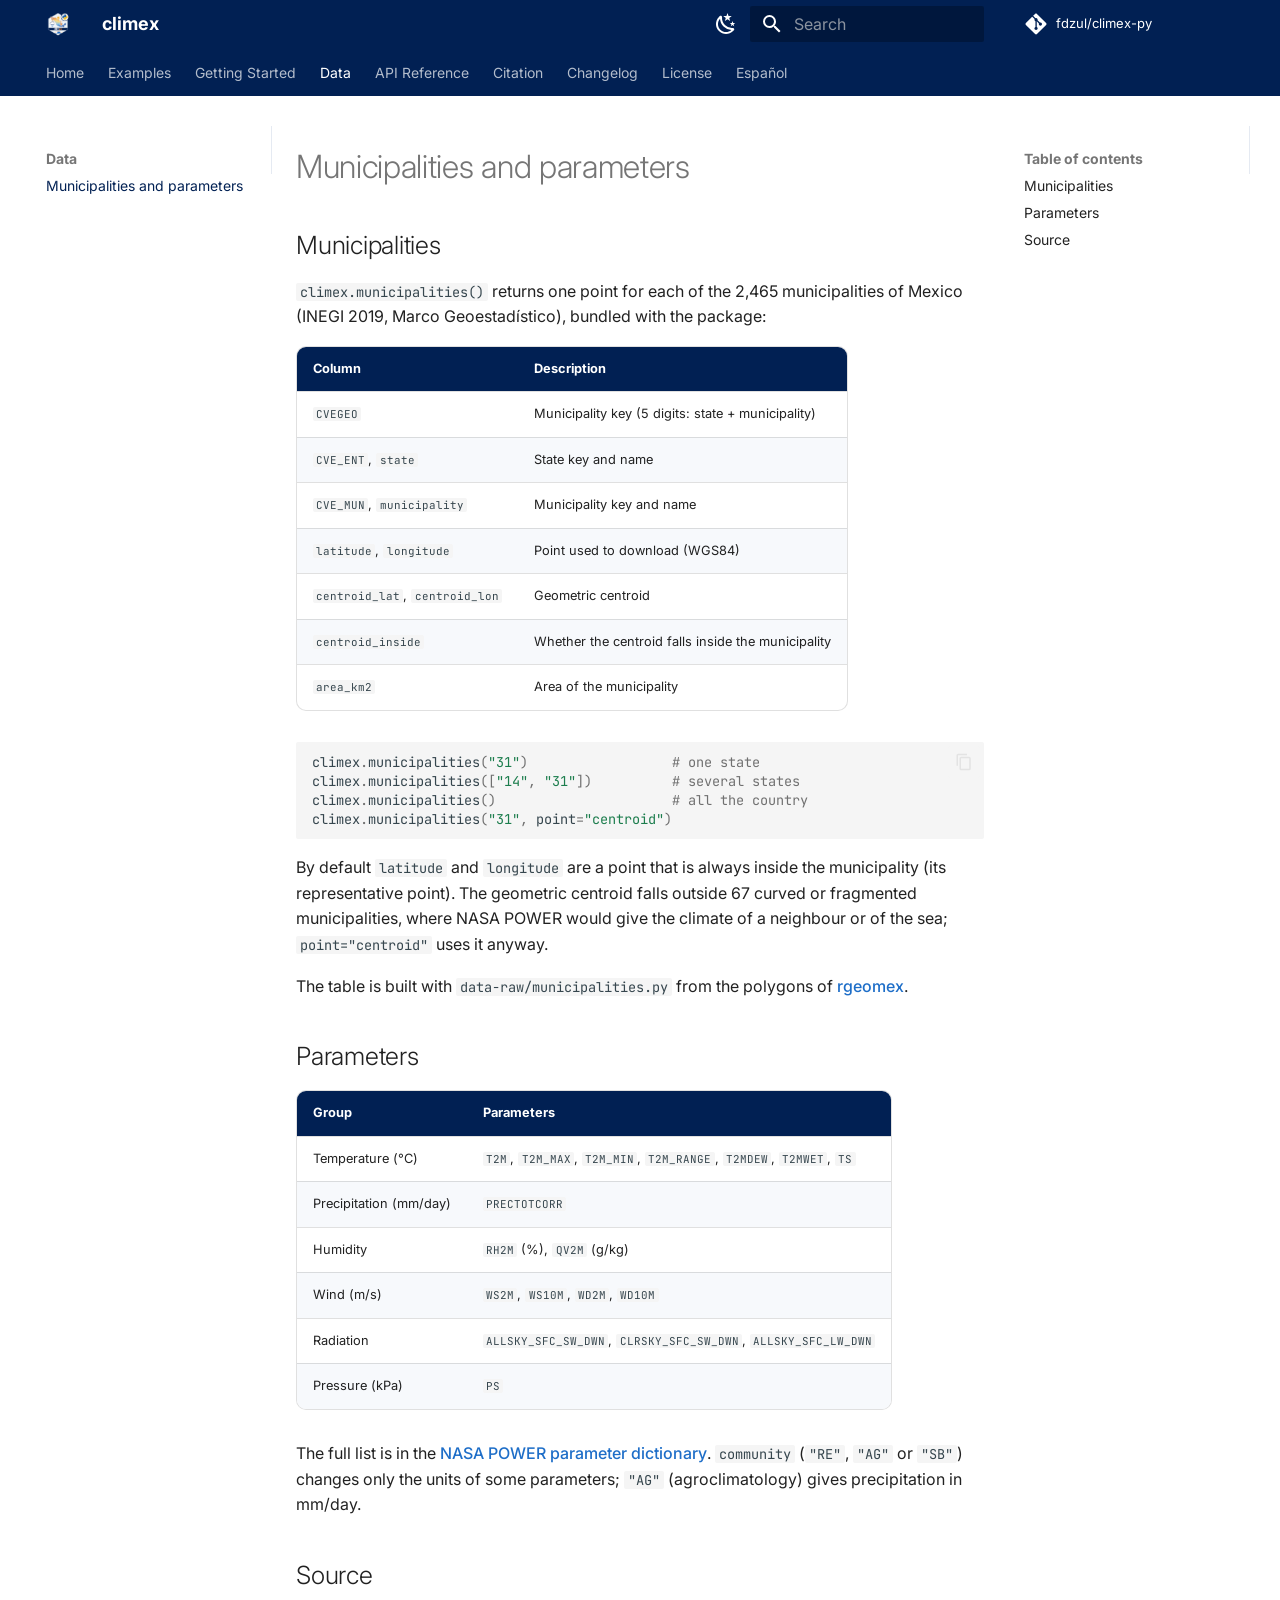
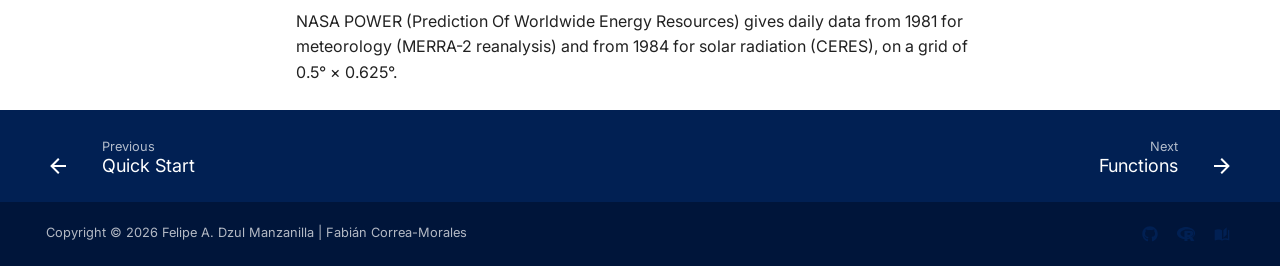
<file: data/index.html>
<!doctype html>
<html lang="en" class="no-js">
  <head>
    
      <meta charset="utf-8">
      <meta name="viewport" content="width=device-width,initial-scale=1">
      
        <meta name="description" content="Climate data of Mexico from the NASA POWER API (daily, monthly or climatological temperature, precipitation, humidity, wind and radiation for the 2,465 municipalities or any set of points).">
      
      
        <meta name="author" content="Felipe Antonio Dzul Manzanilla">
      
      
        <link rel="canonical" href="https://fdzul.github.io/climex-py/data/">
      
      
        <link rel="prev" href="../quickstart/">
      
      
        <link rel="next" href="../reference/">
      
      
        
      
      
      <link rel="icon" href="../assets/favicon.png">
      <meta name="generator" content="mkdocs-1.6.1, mkdocs-material-9.8.2">
    
    
      
        <title>Municipalities and parameters - climex</title>
      
    
    
      <link rel="stylesheet" href="../assets/stylesheets/main.57a0d79d.min.css">
      
        
        <link rel="stylesheet" href="../assets/stylesheets/palette.fb2fffe2.min.css">
      
      


    
    
      
    
    
      
        
        
        <link rel="preconnect" href="https://fonts.gstatic.com" crossorigin>
        <link rel="stylesheet" href="https://fonts.googleapis.com/css?family=Inter:300,300i,400,400i,700,700i%7CJetBrains+Mono:400,400i,700,700i&display=fallback">
        <style>:root{--md-text-font:"Inter";--md-code-font:"JetBrains Mono"}</style>
      
    
    
      <link rel="stylesheet" href="../assets/_mkdocstrings.css">
    
      <link rel="stylesheet" href="../stylesheets/extra.css">
    
    <script>__md_scope=new URL("..",location),__md_hash=e=>[...e].reduce(((e,_)=>(e<<5)-e+_.charCodeAt(0)),0),__md_get=(e,_=localStorage,t=__md_scope)=>JSON.parse(_.getItem(t.pathname+"."+e)),__md_set=(e,_,t=localStorage,a=__md_scope)=>{try{t.setItem(a.pathname+"."+e,JSON.stringify(_))}catch(e){}}</script>
    
      

    
    
  <meta property="og:type" content="website">
  <meta property="og:site_name" content="climex">
  <meta property="og:title" content="Municipalities and parameters - climex">
  <meta property="og:description" content="Climate data of Mexico from the NASA POWER API (daily, monthly or climatological temperature, precipitation, humidity, wind and radiation for the 2,465 municipalities or any set of points).">
  <meta property="og:url" content="https://fdzul.github.io/climex-py/data/">
  <meta property="og:image" content="https://fdzul.github.io/climex-py/assets/logo.png">
  <meta property="og:image:width" content="600">
  <meta property="og:image:height" content="600">
  <meta property="og:image:alt" content="climex hex logo">
  <meta name="twitter:card" content="summary">
  <meta name="twitter:image" content="https://fdzul.github.io/climex-py/assets/logo.png">

  </head>
  
  
    
    
      
    
    
    
    
    <body dir="ltr" data-md-color-scheme="default" data-md-color-primary="custom" data-md-color-accent="custom">
  
    
    <input class="md-toggle" data-md-toggle="drawer" type="checkbox" id="__drawer" autocomplete="off">
    <input class="md-toggle" data-md-toggle="search" type="checkbox" id="__search" autocomplete="off">
    <label class="md-overlay" for="__drawer"></label>
    <div data-md-component="skip">
      
        
        <a href="#municipalities-and-parameters" class="md-skip">
          Skip to content
        </a>
      
    </div>
    <div data-md-component="announce">
      
    </div>
    
    
      

<header class="md-header" data-md-component="header">
  <nav class="md-header__inner md-grid" aria-label="Header">
    <a href=".." title="climex" class="md-header__button md-logo" aria-label="climex" data-md-component="logo">
      
  <img src="../assets/logo.png" alt="logo">

    </a>
    <label class="md-header__button md-icon" for="__drawer">
      
      <svg xmlns="http://www.w3.org/2000/svg" viewBox="0 0 24 24"><path d="M3 6h18v2H3zm0 5h18v2H3zm0 5h18v2H3z"/></svg>
    </label>
    <div class="md-header__title" data-md-component="header-title">
      <div class="md-header__ellipsis">
        <div class="md-header__topic">
          <span class="md-ellipsis">
            climex
          </span>
        </div>
        <div class="md-header__topic" data-md-component="header-topic">
          <span class="md-ellipsis">
            
              Municipalities and parameters
            
          </span>
        </div>
      </div>
    </div>
    
      
        <form class="md-header__option" data-md-component="palette">
  
    
    
    
    <input class="md-option" data-md-color-media="" data-md-color-scheme="default" data-md-color-primary="custom" data-md-color-accent="custom"  aria-label="Dark mode"  type="radio" name="__palette" id="__palette_0">
    
      <label class="md-header__button md-icon" title="Dark mode" for="__palette_1" hidden>
        <svg xmlns="http://www.w3.org/2000/svg" viewBox="0 0 24 24"><path d="m17.75 4.09-2.53 1.94.91 3.06-2.63-1.81-2.63 1.81.91-3.06-2.53-1.94L12.44 4l1.06-3 1.06 3zm3.5 6.91-1.64 1.25.59 1.98-1.7-1.17-1.7 1.17.59-1.98L15.75 11l2.06-.05L18.5 9l.69 1.95zm-2.28 4.95c.83-.08 1.72 1.1 1.19 1.85-.32.45-.66.87-1.08 1.27C15.17 23 8.84 23 4.94 19.07c-3.91-3.9-3.91-10.24 0-14.14.4-.4.82-.76 1.27-1.08.75-.53 1.93.36 1.85 1.19-.27 2.86.69 5.83 2.89 8.02a9.96 9.96 0 0 0 8.02 2.89m-1.64 2.02a12.08 12.08 0 0 1-7.8-3.47c-2.17-2.19-3.33-5-3.49-7.82-2.81 3.14-2.7 7.96.31 10.98 3.02 3.01 7.84 3.12 10.98.31"/></svg>
      </label>
    
  
    
    
    
    <input class="md-option" data-md-color-media="" data-md-color-scheme="slate" data-md-color-primary="custom" data-md-color-accent="custom"  aria-label="Light mode"  type="radio" name="__palette" id="__palette_1">
    
      <label class="md-header__button md-icon" title="Light mode" for="__palette_0" hidden>
        <svg xmlns="http://www.w3.org/2000/svg" viewBox="0 0 24 24"><path d="M12 7a5 5 0 0 1 5 5 5 5 0 0 1-5 5 5 5 0 0 1-5-5 5 5 0 0 1 5-5m0 2a3 3 0 0 0-3 3 3 3 0 0 0 3 3 3 3 0 0 0 3-3 3 3 0 0 0-3-3m0-7 2.39 3.42C13.65 5.15 12.84 5 12 5s-1.65.15-2.39.42zM3.34 7l4.16-.35A7.2 7.2 0 0 0 5.94 8.5c-.44.74-.69 1.5-.83 2.29zm.02 10 1.76-3.77a7.131 7.131 0 0 0 2.38 4.14zM20.65 7l-1.77 3.79a7.02 7.02 0 0 0-2.38-4.15zm-.01 10-4.14.36c.59-.51 1.12-1.14 1.54-1.86.42-.73.69-1.5.83-2.29zM12 22l-2.41-3.44c.74.27 1.55.44 2.41.44.82 0 1.63-.17 2.37-.44z"/></svg>
      </label>
    
  
</form>
      
    
    
      <script>var palette=__md_get("__palette");if(palette&&palette.color){if("(prefers-color-scheme)"===palette.color.media){var media=matchMedia("(prefers-color-scheme: light)"),input=document.querySelector(media.matches?"[data-md-color-media='(prefers-color-scheme: light)']":"[data-md-color-media='(prefers-color-scheme: dark)']");palette.color.media=input.getAttribute("data-md-color-media"),palette.color.scheme=input.getAttribute("data-md-color-scheme"),palette.color.primary=input.getAttribute("data-md-color-primary"),palette.color.accent=input.getAttribute("data-md-color-accent")}for(var[key,value]of Object.entries(palette.color))document.body.setAttribute("data-md-color-"+key,value)}</script>
    
    
    
      
      
        <label class="md-header__button md-icon" for="__search">
          
          <svg xmlns="http://www.w3.org/2000/svg" viewBox="0 0 24 24"><path d="M9.5 3A6.5 6.5 0 0 1 16 9.5c0 1.61-.59 3.09-1.56 4.23l.27.27h.79l5 5-1.5 1.5-5-5v-.79l-.27-.27A6.52 6.52 0 0 1 9.5 16 6.5 6.5 0 0 1 3 9.5 6.5 6.5 0 0 1 9.5 3m0 2C7 5 5 7 5 9.5S7 14 9.5 14 14 12 14 9.5 12 5 9.5 5"/></svg>
        </label>
        <div class="md-search" data-md-component="search" role="dialog">
  <label class="md-search__overlay" for="__search"></label>
  <div class="md-search__inner" role="search">
    <form class="md-search__form" name="search">
      <input type="text" class="md-search__input" name="query" aria-label="Search" placeholder="Search" autocapitalize="off" autocorrect="off" autocomplete="off" spellcheck="false" data-md-component="search-query" required>
      <label class="md-search__icon md-icon" for="__search">
        
        <svg xmlns="http://www.w3.org/2000/svg" viewBox="0 0 24 24"><path d="M9.5 3A6.5 6.5 0 0 1 16 9.5c0 1.61-.59 3.09-1.56 4.23l.27.27h.79l5 5-1.5 1.5-5-5v-.79l-.27-.27A6.52 6.52 0 0 1 9.5 16 6.5 6.5 0 0 1 3 9.5 6.5 6.5 0 0 1 9.5 3m0 2C7 5 5 7 5 9.5S7 14 9.5 14 14 12 14 9.5 12 5 9.5 5"/></svg>
        
        <svg xmlns="http://www.w3.org/2000/svg" viewBox="0 0 24 24"><path d="M20 11v2H8l5.5 5.5-1.42 1.42L4.16 12l7.92-7.92L13.5 5.5 8 11z"/></svg>
      </label>
      <nav class="md-search__options" aria-label="Search">
        
          <a href="javascript:void(0)" class="md-search__icon md-icon" title="Share" aria-label="Share" data-clipboard data-clipboard-text="" data-md-component="search-share" tabindex="-1">
            
            <svg xmlns="http://www.w3.org/2000/svg" viewBox="0 0 24 24"><path d="M18 16.08c-.76 0-1.44.3-1.96.77L8.91 12.7c.05-.23.09-.46.09-.7s-.04-.47-.09-.7l7.05-4.11c.54.5 1.25.81 2.04.81a3 3 0 0 0 3-3 3 3 0 0 0-3-3 3 3 0 0 0-3 3c0 .24.04.47.09.7L8.04 9.81C7.5 9.31 6.79 9 6 9a3 3 0 0 0-3 3 3 3 0 0 0 3 3c.79 0 1.5-.31 2.04-.81l7.12 4.15c-.05.21-.08.43-.08.66 0 1.61 1.31 2.91 2.92 2.91s2.92-1.3 2.92-2.91A2.92 2.92 0 0 0 18 16.08"/></svg>
          </a>
        
        <button type="reset" class="md-search__icon md-icon" title="Clear" aria-label="Clear" tabindex="-1">
          
          <svg xmlns="http://www.w3.org/2000/svg" viewBox="0 0 24 24"><path d="M19 6.41 17.59 5 12 10.59 6.41 5 5 6.41 10.59 12 5 17.59 6.41 19 12 13.41 17.59 19 19 17.59 13.41 12z"/></svg>
        </button>
      </nav>
      
        <div class="md-search__suggest" data-md-component="search-suggest"></div>
      
    </form>
    <div class="md-search__output">
      <div class="md-search__scrollwrap" tabindex="0" data-md-scrollfix>
        <div class="md-search-result" data-md-component="search-result">
          <div class="md-search-result__meta">
            Initializing search
          </div>
          <ol class="md-search-result__list" role="presentation"></ol>
        </div>
      </div>
    </div>
  </div>
</div>
      
    
    
      <div class="md-header__source">
        <a href="https://github.com/fdzul/climex-py" title="Go to repository" class="md-source" data-md-component="source">
  <div class="md-source__icon md-icon">
    
    <svg xmlns="http://www.w3.org/2000/svg" viewBox="0 0 448 512"><!--! Font Awesome Free 7.1.0 by @fontawesome - https://fontawesome.com License - https://fontawesome.com/license/free (Icons: CC BY 4.0, Fonts: SIL OFL 1.1, Code: MIT License) Copyright 2025 Fonticons, Inc.--><path d="M439.6 236.1 244 40.5c-5.4-5.5-12.8-8.5-20.4-8.5s-15 3-20.4 8.4L162.5 81l51.5 51.5c27.1-9.1 52.7 16.8 43.4 43.7l49.7 49.7c34.2-11.8 61.2 31 35.5 56.7-26.5 26.5-70.2-2.9-56-37.3L240.3 199v121.9c25.3 12.5 22.3 41.8 9.1 55-6.4 6.4-15.2 10.1-24.3 10.1s-17.8-3.6-24.3-10.1c-17.6-17.6-11.1-46.9 11.2-56v-123c-20.8-8.5-24.6-30.7-18.6-45L142.6 101 8.5 235.1C3 240.6 0 247.9 0 255.5s3 15 8.5 20.4l195.6 195.7c5.4 5.4 12.7 8.4 20.4 8.4s15-3 20.4-8.4l194.7-194.7c5.4-5.4 8.4-12.8 8.4-20.4s-3-15-8.4-20.4"/></svg>
  </div>
  <div class="md-source__repository">
    fdzul/climex-py
  </div>
</a>
      </div>
    
  </nav>
  
</header>
    
    <div class="md-container" data-md-component="container">
      
      
        
          
            
<nav class="md-tabs" aria-label="Tabs" data-md-component="tabs">
  <div class="md-grid">
    <ul class="md-tabs__list">
      
        
  
  
  
  
    <li class="md-tabs__item">
      <a href=".." class="md-tabs__link">
        
  
  
    
  
  Home

      </a>
    </li>
  

      
        
  
  
  
  
    <li class="md-tabs__item">
      <a href="../examples/" class="md-tabs__link">
        
  
  
    
  
  Examples

      </a>
    </li>
  

      
        
  
  
  
  
    
    
      <li class="md-tabs__item">
        <a href="../quickstart/" class="md-tabs__link">
          
  
  
    
  
  Getting Started

        </a>
      </li>
    
  

      
        
  
  
  
    
  
  
    
    
      <li class="md-tabs__item md-tabs__item--active">
        <a href="./" class="md-tabs__link">
          
  
  
    
  
  Data

        </a>
      </li>
    
  

      
        
  
  
  
  
    
    
      <li class="md-tabs__item">
        <a href="../reference/" class="md-tabs__link">
          
  
  
    
  
  API Reference

        </a>
      </li>
    
  

      
        
  
  
  
  
    
    
      <li class="md-tabs__item">
        <a href="../citation/" class="md-tabs__link">
          
  
  
    
  
  Citation

        </a>
      </li>
    
  

      
        
  
  
  
  
    
    
      <li class="md-tabs__item">
        <a href="../changelog/" class="md-tabs__link">
          
  
  
    
  
  Changelog

        </a>
      </li>
    
  

      
        
  
  
  
  
    
    
      <li class="md-tabs__item">
        <a href="../license/" class="md-tabs__link">
          
  
  
    
  
  License

        </a>
      </li>
    
  

      
        
  
  
  
  
    <li class="md-tabs__item">
      <a href="../es/" class="md-tabs__link">
        
  
  
    
  
  Español

      </a>
    </li>
  

      
    </ul>
  </div>
</nav>
          
        
      
      <main class="md-main" data-md-component="main">
        <div class="md-main__inner md-grid">
          
            
              
              <div class="md-sidebar md-sidebar--primary" data-md-component="sidebar" data-md-type="navigation" >
                <div class="md-sidebar__scrollwrap">
                  <div class="md-sidebar__inner">
                    


  


<nav class="md-nav md-nav--primary md-nav--lifted" aria-label="Navigation" data-md-level="0">
  <label class="md-nav__title" for="__drawer">
    <a href=".." title="climex" class="md-nav__button md-logo" aria-label="climex" data-md-component="logo">
      
  <img src="../assets/logo.png" alt="logo">

    </a>
    climex
  </label>
  
    <div class="md-nav__source">
      <a href="https://github.com/fdzul/climex-py" title="Go to repository" class="md-source" data-md-component="source">
  <div class="md-source__icon md-icon">
    
    <svg xmlns="http://www.w3.org/2000/svg" viewBox="0 0 448 512"><!--! Font Awesome Free 7.1.0 by @fontawesome - https://fontawesome.com License - https://fontawesome.com/license/free (Icons: CC BY 4.0, Fonts: SIL OFL 1.1, Code: MIT License) Copyright 2025 Fonticons, Inc.--><path d="M439.6 236.1 244 40.5c-5.4-5.5-12.8-8.5-20.4-8.5s-15 3-20.4 8.4L162.5 81l51.5 51.5c27.1-9.1 52.7 16.8 43.4 43.7l49.7 49.7c34.2-11.8 61.2 31 35.5 56.7-26.5 26.5-70.2-2.9-56-37.3L240.3 199v121.9c25.3 12.5 22.3 41.8 9.1 55-6.4 6.4-15.2 10.1-24.3 10.1s-17.8-3.6-24.3-10.1c-17.6-17.6-11.1-46.9 11.2-56v-123c-20.8-8.5-24.6-30.7-18.6-45L142.6 101 8.5 235.1C3 240.6 0 247.9 0 255.5s3 15 8.5 20.4l195.6 195.7c5.4 5.4 12.7 8.4 20.4 8.4s15-3 20.4-8.4l194.7-194.7c5.4-5.4 8.4-12.8 8.4-20.4s-3-15-8.4-20.4"/></svg>
  </div>
  <div class="md-source__repository">
    fdzul/climex-py
  </div>
</a>
    </div>
  
  <ul class="md-nav__list" data-md-scrollfix>
    
      
      
  
  
  
  
    <li class="md-nav__item">
      <a href=".." class="md-nav__link">
        
  
  
  <span class="md-ellipsis">
    
  
    Home
  

    
  </span>
  
  

      </a>
    </li>
  

    
      
      
  
  
  
  
    <li class="md-nav__item">
      <a href="../examples/" class="md-nav__link">
        
  
  
  <span class="md-ellipsis">
    
  
    Examples
  

    
  </span>
  
  

      </a>
    </li>
  

    
      
      
  
  
  
  
    
    
      
        
      
    
    
    
      
      
        
      
    
    
    <li class="md-nav__item md-nav__item--nested">
      
        
        
          
        
        <input class="md-nav__toggle md-toggle md-toggle--indeterminate" type="checkbox" id="__nav_3" >
        
          
          <label class="md-nav__link" for="__nav_3" id="__nav_3_label" tabindex="0">
            
  
  
  <span class="md-ellipsis">
    
  
    Getting Started
  

    
  </span>
  
  

            <span class="md-nav__icon md-icon"></span>
          </label>
        
        <nav class="md-nav" data-md-level="1" aria-labelledby="__nav_3_label" aria-expanded="false">
          <label class="md-nav__title" for="__nav_3">
            <span class="md-nav__icon md-icon"></span>
            
  
    Getting Started
  

          </label>
          <ul class="md-nav__list" data-md-scrollfix>
            
              
                
  
  
  
  
    <li class="md-nav__item">
      <a href="../quickstart/" class="md-nav__link">
        
  
  
  <span class="md-ellipsis">
    
  
    Quick Start
  

    
  </span>
  
  

      </a>
    </li>
  

              
            
          </ul>
        </nav>
      
    </li>
  

    
      
      
  
  
    
  
  
  
    
    
      
        
      
    
    
    
      
        
        
      
      
        
      
    
    
    <li class="md-nav__item md-nav__item--active md-nav__item--section md-nav__item--nested">
      
        
        
        <input class="md-nav__toggle md-toggle " type="checkbox" id="__nav_4" checked>
        
          
          <label class="md-nav__link" for="__nav_4" id="__nav_4_label" tabindex="">
            
  
  
  <span class="md-ellipsis">
    
  
    Data
  

    
  </span>
  
  

            <span class="md-nav__icon md-icon"></span>
          </label>
        
        <nav class="md-nav" data-md-level="1" aria-labelledby="__nav_4_label" aria-expanded="true">
          <label class="md-nav__title" for="__nav_4">
            <span class="md-nav__icon md-icon"></span>
            
  
    Data
  

          </label>
          <ul class="md-nav__list" data-md-scrollfix>
            
              
                
  
  
    
  
  
  
    <li class="md-nav__item md-nav__item--active">
      
      <input class="md-nav__toggle md-toggle" type="checkbox" id="__toc">
      
      
        
      
      
        <label class="md-nav__link md-nav__link--active" for="__toc">
          
  
  
  <span class="md-ellipsis">
    
  
    Municipalities and parameters
  

    
  </span>
  
  

          <span class="md-nav__icon md-icon"></span>
        </label>
      
      <a href="./" class="md-nav__link md-nav__link--active">
        
  
  
  <span class="md-ellipsis">
    
  
    Municipalities and parameters
  

    
  </span>
  
  

      </a>
      
        

<nav class="md-nav md-nav--secondary" aria-label="Table of contents">
  
  
  
    
  
  
    <label class="md-nav__title" for="__toc">
      <span class="md-nav__icon md-icon"></span>
      Table of contents
    </label>
    <ul class="md-nav__list" data-md-component="toc" data-md-scrollfix>
      
        <li class="md-nav__item">
  <a href="#municipalities" class="md-nav__link">
    <span class="md-ellipsis">
      
        Municipalities
      
    </span>
  </a>
  
</li>
      
        <li class="md-nav__item">
  <a href="#parameters" class="md-nav__link">
    <span class="md-ellipsis">
      
        Parameters
      
    </span>
  </a>
  
</li>
      
        <li class="md-nav__item">
  <a href="#source" class="md-nav__link">
    <span class="md-ellipsis">
      
        Source
      
    </span>
  </a>
  
</li>
      
    </ul>
  
</nav>
      
    </li>
  

              
            
          </ul>
        </nav>
      
    </li>
  

    
      
      
  
  
  
  
    
    
      
        
      
    
    
    
      
      
        
      
    
    
    <li class="md-nav__item md-nav__item--nested">
      
        
        
          
        
        <input class="md-nav__toggle md-toggle md-toggle--indeterminate" type="checkbox" id="__nav_5" >
        
          
          <label class="md-nav__link" for="__nav_5" id="__nav_5_label" tabindex="0">
            
  
  
  <span class="md-ellipsis">
    
  
    API Reference
  

    
  </span>
  
  

            <span class="md-nav__icon md-icon"></span>
          </label>
        
        <nav class="md-nav" data-md-level="1" aria-labelledby="__nav_5_label" aria-expanded="false">
          <label class="md-nav__title" for="__nav_5">
            <span class="md-nav__icon md-icon"></span>
            
  
    API Reference
  

          </label>
          <ul class="md-nav__list" data-md-scrollfix>
            
              
                
  
  
  
  
    <li class="md-nav__item">
      <a href="../reference/" class="md-nav__link">
        
  
  
  <span class="md-ellipsis">
    
  
    Functions
  

    
  </span>
  
  

      </a>
    </li>
  

              
            
          </ul>
        </nav>
      
    </li>
  

    
      
      
  
  
  
  
    
    
      
        
      
    
    
    
      
      
        
      
    
    
    <li class="md-nav__item md-nav__item--nested">
      
        
        
          
        
        <input class="md-nav__toggle md-toggle md-toggle--indeterminate" type="checkbox" id="__nav_6" >
        
          
          <label class="md-nav__link" for="__nav_6" id="__nav_6_label" tabindex="0">
            
  
  
  <span class="md-ellipsis">
    
  
    Citation
  

    
  </span>
  
  

            <span class="md-nav__icon md-icon"></span>
          </label>
        
        <nav class="md-nav" data-md-level="1" aria-labelledby="__nav_6_label" aria-expanded="false">
          <label class="md-nav__title" for="__nav_6">
            <span class="md-nav__icon md-icon"></span>
            
  
    Citation
  

          </label>
          <ul class="md-nav__list" data-md-scrollfix>
            
              
                
  
  
  
  
    <li class="md-nav__item">
      <a href="../citation/" class="md-nav__link">
        
  
  
  <span class="md-ellipsis">
    
  
    How to Cite
  

    
  </span>
  
  

      </a>
    </li>
  

              
            
          </ul>
        </nav>
      
    </li>
  

    
      
      
  
  
  
  
    
    
      
        
      
    
    
    
      
      
        
      
    
    
    <li class="md-nav__item md-nav__item--nested">
      
        
        
          
        
        <input class="md-nav__toggle md-toggle md-toggle--indeterminate" type="checkbox" id="__nav_7" >
        
          
          <label class="md-nav__link" for="__nav_7" id="__nav_7_label" tabindex="0">
            
  
  
  <span class="md-ellipsis">
    
  
    Changelog
  

    
  </span>
  
  

            <span class="md-nav__icon md-icon"></span>
          </label>
        
        <nav class="md-nav" data-md-level="1" aria-labelledby="__nav_7_label" aria-expanded="false">
          <label class="md-nav__title" for="__nav_7">
            <span class="md-nav__icon md-icon"></span>
            
  
    Changelog
  

          </label>
          <ul class="md-nav__list" data-md-scrollfix>
            
              
                
  
  
  
  
    <li class="md-nav__item">
      <a href="../changelog/" class="md-nav__link">
        
  
  
  <span class="md-ellipsis">
    
  
    Releases
  

    
  </span>
  
  

      </a>
    </li>
  

              
            
          </ul>
        </nav>
      
    </li>
  

    
      
      
  
  
  
  
    
    
      
        
      
    
    
    
      
      
        
      
    
    
    <li class="md-nav__item md-nav__item--nested">
      
        
        
          
        
        <input class="md-nav__toggle md-toggle md-toggle--indeterminate" type="checkbox" id="__nav_8" >
        
          
          <label class="md-nav__link" for="__nav_8" id="__nav_8_label" tabindex="0">
            
  
  
  <span class="md-ellipsis">
    
  
    License
  

    
  </span>
  
  

            <span class="md-nav__icon md-icon"></span>
          </label>
        
        <nav class="md-nav" data-md-level="1" aria-labelledby="__nav_8_label" aria-expanded="false">
          <label class="md-nav__title" for="__nav_8">
            <span class="md-nav__icon md-icon"></span>
            
  
    License
  

          </label>
          <ul class="md-nav__list" data-md-scrollfix>
            
              
                
  
  
  
  
    <li class="md-nav__item">
      <a href="../license/" class="md-nav__link">
        
  
  
  <span class="md-ellipsis">
    
  
    MIT License
  

    
  </span>
  
  

      </a>
    </li>
  

              
            
          </ul>
        </nav>
      
    </li>
  

    
      
      
  
  
  
  
    <li class="md-nav__item">
      <a href="../es/" class="md-nav__link">
        
  
  
  <span class="md-ellipsis">
    
  
    Español
  

    
  </span>
  
  

      </a>
    </li>
  

    
  </ul>
</nav>
                  </div>
                </div>
              </div>
            
            
              
              <div class="md-sidebar md-sidebar--secondary" data-md-component="sidebar" data-md-type="toc" >
                <div class="md-sidebar__scrollwrap">
                  <div class="md-sidebar__inner">
                    

<nav class="md-nav md-nav--secondary" aria-label="Table of contents">
  
  
  
    
  
  
    <label class="md-nav__title" for="__toc">
      <span class="md-nav__icon md-icon"></span>
      Table of contents
    </label>
    <ul class="md-nav__list" data-md-component="toc" data-md-scrollfix>
      
        <li class="md-nav__item">
  <a href="#municipalities" class="md-nav__link">
    <span class="md-ellipsis">
      
        Municipalities
      
    </span>
  </a>
  
</li>
      
        <li class="md-nav__item">
  <a href="#parameters" class="md-nav__link">
    <span class="md-ellipsis">
      
        Parameters
      
    </span>
  </a>
  
</li>
      
        <li class="md-nav__item">
  <a href="#source" class="md-nav__link">
    <span class="md-ellipsis">
      
        Source
      
    </span>
  </a>
  
</li>
      
    </ul>
  
</nav>
                  </div>
                </div>
              </div>
            
          
          
            <div class="md-content" data-md-component="content">
              
              <article class="md-content__inner md-typeset">
                
                  


  
  


<h1 id="municipalities-and-parameters">Municipalities and parameters<a class="headerlink" href="#municipalities-and-parameters" title="Permanent link">&para;</a></h1>
<h2 id="municipalities">Municipalities<a class="headerlink" href="#municipalities" title="Permanent link">&para;</a></h2>
<p><code>climex.municipalities()</code> returns one point for each of the 2,465
municipalities of Mexico (INEGI 2019, Marco Geoestadístico), bundled with the
package:</p>
<table>
<thead>
<tr>
<th>Column</th>
<th>Description</th>
</tr>
</thead>
<tbody>
<tr>
<td><code>CVEGEO</code></td>
<td>Municipality key (5 digits: state + municipality)</td>
</tr>
<tr>
<td><code>CVE_ENT</code>, <code>state</code></td>
<td>State key and name</td>
</tr>
<tr>
<td><code>CVE_MUN</code>, <code>municipality</code></td>
<td>Municipality key and name</td>
</tr>
<tr>
<td><code>latitude</code>, <code>longitude</code></td>
<td>Point used to download (WGS84)</td>
</tr>
<tr>
<td><code>centroid_lat</code>, <code>centroid_lon</code></td>
<td>Geometric centroid</td>
</tr>
<tr>
<td><code>centroid_inside</code></td>
<td>Whether the centroid falls inside the municipality</td>
</tr>
<tr>
<td><code>area_km2</code></td>
<td>Area of the municipality</td>
</tr>
</tbody>
</table>
<div class="highlight"><pre><span></span><code><a id="__codelineno-0-1" name="__codelineno-0-1" href="#__codelineno-0-1"></a><span class="n">climex</span><span class="o">.</span><span class="n">municipalities</span><span class="p">(</span><span class="s2">"31"</span><span class="p">)</span>                  <span class="c1"># one state</span>
<a id="__codelineno-0-2" name="__codelineno-0-2" href="#__codelineno-0-2"></a><span class="n">climex</span><span class="o">.</span><span class="n">municipalities</span><span class="p">([</span><span class="s2">"14"</span><span class="p">,</span> <span class="s2">"31"</span><span class="p">])</span>          <span class="c1"># several states</span>
<a id="__codelineno-0-3" name="__codelineno-0-3" href="#__codelineno-0-3"></a><span class="n">climex</span><span class="o">.</span><span class="n">municipalities</span><span class="p">()</span>                      <span class="c1"># all the country</span>
<a id="__codelineno-0-4" name="__codelineno-0-4" href="#__codelineno-0-4"></a><span class="n">climex</span><span class="o">.</span><span class="n">municipalities</span><span class="p">(</span><span class="s2">"31"</span><span class="p">,</span> <span class="n">point</span><span class="o">=</span><span class="s2">"centroid"</span><span class="p">)</span>
</code></pre></div>
<p>By default <code>latitude</code> and <code>longitude</code> are a point that is always inside the
municipality (its representative point). The geometric centroid falls outside
67 curved or fragmented municipalities, where NASA POWER would give the
climate of a neighbour or of the sea; <code>point="centroid"</code> uses it anyway.</p>
<p>The table is built with <code>data-raw/municipalities.py</code> from the polygons of
<a href="https://fdzul.github.io/rgeomex-py/">rgeomex</a>.</p>
<h2 id="parameters">Parameters<a class="headerlink" href="#parameters" title="Permanent link">&para;</a></h2>
<table>
<thead>
<tr>
<th>Group</th>
<th>Parameters</th>
</tr>
</thead>
<tbody>
<tr>
<td>Temperature (°C)</td>
<td><code>T2M</code>, <code>T2M_MAX</code>, <code>T2M_MIN</code>, <code>T2M_RANGE</code>, <code>T2MDEW</code>, <code>T2MWET</code>, <code>TS</code></td>
</tr>
<tr>
<td>Precipitation (mm/day)</td>
<td><code>PRECTOTCORR</code></td>
</tr>
<tr>
<td>Humidity</td>
<td><code>RH2M</code> (%), <code>QV2M</code> (g/kg)</td>
</tr>
<tr>
<td>Wind (m/s)</td>
<td><code>WS2M</code>, <code>WS10M</code>, <code>WD2M</code>, <code>WD10M</code></td>
</tr>
<tr>
<td>Radiation</td>
<td><code>ALLSKY_SFC_SW_DWN</code>, <code>CLRSKY_SFC_SW_DWN</code>, <code>ALLSKY_SFC_LW_DWN</code></td>
</tr>
<tr>
<td>Pressure (kPa)</td>
<td><code>PS</code></td>
</tr>
</tbody>
</table>
<p>The full list is in the
<a href="https://power.larc.nasa.gov/parameters/">NASA POWER parameter dictionary</a>.
<code>community</code> (<code>"RE"</code>, <code>"AG"</code> or <code>"SB"</code>) changes only the units of some
parameters; <code>"AG"</code> (agroclimatology) gives precipitation in mm/day.</p>
<h2 id="source">Source<a class="headerlink" href="#source" title="Permanent link">&para;</a></h2>
<p>NASA POWER (Prediction Of Worldwide Energy Resources) gives daily data from
1981 for meteorology (MERRA-2 reanalysis) and from 1984 for solar radiation
(CERES), on a grid of 0.5° × 0.625°.</p>












                
              </article>
            </div>
          
          
  <script>var tabs=__md_get("__tabs");if(Array.isArray(tabs))e:for(var set of document.querySelectorAll(".tabbed-set")){var labels=set.querySelector(".tabbed-labels");for(var tab of tabs)for(var label of labels.getElementsByTagName("label"))if(label.innerText.trim()===tab){var input=document.getElementById(label.htmlFor);input.checked=!0;continue e}}</script>

<script>var target=document.getElementById(location.hash.slice(1));target&&target.name&&(target.checked=target.name.startsWith("__tabbed_"))</script>
        </div>
        
          <button type="button" class="md-top md-icon" data-md-component="top" hidden>
  
  <svg xmlns="http://www.w3.org/2000/svg" viewBox="0 0 24 24"><path d="M13 20h-2V8l-5.5 5.5-1.42-1.42L12 4.16l7.92 7.92-1.42 1.42L13 8z"/></svg>
  Back to top
</button>
        
      </main>
      
        <footer class="md-footer">
  
    
      
      <nav class="md-footer__inner md-grid" aria-label="Footer" >
        
          
          <a href="../quickstart/" class="md-footer__link md-footer__link--prev" aria-label="Previous: Quick Start">
            <div class="md-footer__button md-icon">
              
              <svg xmlns="http://www.w3.org/2000/svg" viewBox="0 0 24 24"><path d="M20 11v2H8l5.5 5.5-1.42 1.42L4.16 12l7.92-7.92L13.5 5.5 8 11z"/></svg>
            </div>
            <div class="md-footer__title">
              <span class="md-footer__direction">
                Previous
              </span>
              <div class="md-ellipsis">
                Quick Start
              </div>
            </div>
          </a>
        
        
          
          <a href="../reference/" class="md-footer__link md-footer__link--next" aria-label="Next: Functions">
            <div class="md-footer__title">
              <span class="md-footer__direction">
                Next
              </span>
              <div class="md-ellipsis">
                Functions
              </div>
            </div>
            <div class="md-footer__button md-icon">
              
              <svg xmlns="http://www.w3.org/2000/svg" viewBox="0 0 24 24"><path d="M4 11v2h12l-5.5 5.5 1.42 1.42L19.84 12l-7.92-7.92L10.5 5.5 16 11z"/></svg>
            </div>
          </a>
        
      </nav>
    
  
  <div class="md-footer-meta md-typeset">
    <div class="md-footer-meta__inner md-grid">
      <div class="md-copyright">
  
    <div class="md-copyright__highlight">
      Copyright © 2026 Felipe A. Dzul Manzanilla | Fabián Correa-Morales
    </div>
  
  
</div>
      
        
<div class="md-social">
  
    
    
    
    
      
      
    
    <a href="https://github.com/fdzul" target="_blank" rel="noopener" title="github.com" class="md-social__link">
      <svg xmlns="http://www.w3.org/2000/svg" viewBox="0 0 512 512"><!--! Font Awesome Free 7.1.0 by @fontawesome - https://fontawesome.com License - https://fontawesome.com/license/free (Icons: CC BY 4.0, Fonts: SIL OFL 1.1, Code: MIT License) Copyright 2025 Fonticons, Inc.--><path d="M173.9 397.4c0 2-2.3 3.6-5.2 3.6-3.3.3-5.6-1.3-5.6-3.6 0-2 2.3-3.6 5.2-3.6 3-.3 5.6 1.3 5.6 3.6m-31.1-4.5c-.7 2 1.3 4.3 4.3 4.9 2.6 1 5.6 0 6.2-2s-1.3-4.3-4.3-5.2c-2.6-.7-5.5.3-6.2 2.3m44.2-1.7c-2.9.7-4.9 2.6-4.6 4.9.3 2 2.9 3.3 5.9 2.6 2.9-.7 4.9-2.6 4.6-4.6-.3-1.9-3-3.2-5.9-2.9M252.8 8C114.1 8 8 113.3 8 252c0 110.9 69.8 205.8 169.5 239.2 12.8 2.3 17.3-5.6 17.3-12.1 0-6.2-.3-40.4-.3-61.4 0 0-70 15-84.7-29.8 0 0-11.4-29.1-27.8-36.6 0 0-22.9-15.7 1.6-15.4 0 0 24.9 2 38.6 25.8 21.9 38.6 58.6 27.5 72.9 20.9 2.3-16 8.8-27.1 16-33.7-55.9-6.2-112.3-14.3-112.3-110.5 0-27.5 7.6-41.3 23.6-58.9-2.6-6.5-11.1-33.3 2.6-67.9 20.9-6.5 69 27 69 27 20-5.6 41.5-8.5 62.8-8.5s42.8 2.9 62.8 8.5c0 0 48.1-33.6 69-27 13.7 34.7 5.2 61.4 2.6 67.9 16 17.7 25.8 31.5 25.8 58.9 0 96.5-58.9 104.2-114.8 110.5 9.2 7.9 17 22.9 17 46.4 0 33.7-.3 75.4-.3 83.6 0 6.5 4.6 14.4 17.3 12.1C436.2 457.8 504 362.9 504 252 504 113.3 391.5 8 252.8 8M105.2 352.9c-1.3 1-1 3.3.7 5.2 1.6 1.6 3.9 2.3 5.2 1 1.3-1 1-3.3-.7-5.2-1.6-1.6-3.9-2.3-5.2-1m-10.8-8.1c-.7 1.3.3 2.9 2.3 3.9 1.6 1 3.6.7 4.3-.7.7-1.3-.3-2.9-2.3-3.9-2-.6-3.6-.3-4.3.7m32.4 35.6c-1.6 1.3-1 4.3 1.3 6.2 2.3 2.3 5.2 2.6 6.5 1 1.3-1.3.7-4.3-1.3-6.2-2.2-2.3-5.2-2.6-6.5-1m-11.4-14.7c-1.6 1-1.6 3.6 0 5.9s4.3 3.3 5.6 2.3c1.6-1.3 1.6-3.9 0-6.2-1.4-2.3-4-3.3-5.6-2"/></svg>
    </a>
  
    
    
    
    
      
      
    
    <a href="https://github.com/fdzul/climex" target="_blank" rel="noopener" title="github.com" class="md-social__link">
      <svg xmlns="http://www.w3.org/2000/svg" viewBox="0 0 576 512"><!--! Font Awesome Free 7.1.0 by @fontawesome - https://fontawesome.com License - https://fontawesome.com/license/free (Icons: CC BY 4.0, Fonts: SIL OFL 1.1, Code: MIT License) Copyright 2025 Fonticons, Inc.--><path d="M578.5 226.6C578.5 119.1 448.4 32 288 32S-2.5 119.1-2.5 226.6c0 95.8 103.3 175.4 239.4 191.5V480H336v-61.5c24.3-2.7 47.6-7.4 69.4-13.9l40.1 75.4h112l-67.4-113.7c54.5-35.4 88.4-84.9 88.4-139.7m-466.8 14.5c0-73.5 98.9-133 220.8-133s211.9 40.7 211.9 133c0 50.1-26.5 85-70.3 106.4-2.4-1.6-4.7-2.9-6.4-3.7-10.2-5.2-27.8-10.5-27.8-10.5s86.6-6.4 86.6-92.7-90.6-87.9-90.6-87.9h-199V361c-74.1-21.5-125.2-67.1-125.2-119.9m225.1 38.3v-55.6c57.8 0 87.8-6.8 87.8 27.3 0 36.5-38.2 28.3-87.8 28.3m-.9 72.5h26.6c10.8 0 18.9 11.7 24 19.2-16.1 1.9-33 2.8-50.6 2.9z"/></svg>
    </a>
  
    
    
    
    
    <a href="citation/" target="_blank" rel="noopener" title="" class="md-social__link">
      <svg xmlns="http://www.w3.org/2000/svg" viewBox="0 0 24 24"><path d="m19 2-5 4.5v11l5-4.5zM6.5 5C4.55 5 2.45 5.4 1 6.5v14.66c0 .25.25.5.5.5.1 0 .15-.07.25-.07 1.35-.65 3.3-1.09 4.75-1.09 1.95 0 4.05.4 5.5 1.5 1.35-.85 3.8-1.5 5.5-1.5 1.65 0 3.35.31 4.75 1.06.1.05.15.03.25.03.25 0 .5-.25.5-.5V6.5c-.6-.45-1.25-.75-2-1V19c-1.1-.35-2.3-.5-3.5-.5-1.7 0-4.15.65-5.5 1.5V6.5C10.55 5.4 8.45 5 6.5 5"/></svg>
    </a>
  
</div>
      
    </div>
  </div>
</footer>
      
    </div>
    <div class="md-dialog" data-md-component="dialog">
      <div class="md-dialog__inner md-typeset"></div>
    </div>
    
      <div class="md-progress" data-md-component="progress" role="progressbar"></div>
    
    
    
      
      
      <script id="__config" type="application/json">{"annotate": null, "base": "..", "features": ["navigation.instant", "navigation.instant.progress", "navigation.tabs", "navigation.sections", "navigation.expand", "navigation.top", "navigation.footer", "navigation.indexes", "search.highlight", "search.share", "search.suggest", "toc.follow", "content.code.copy", "content.code.annotate", "content.tabs.link"], "search": "../assets/javascripts/workers/search.a7633da7.min.js", "tags": null, "translations": {"clipboard.copied": "Copied to clipboard", "clipboard.copy": "Copy to clipboard", "search.result.more.one": "1 more on this page", "search.result.more.other": "# more on this page", "search.result.none": "No matching documents", "search.result.one": "1 matching document", "search.result.other": "# matching documents", "search.result.placeholder": "Type to start searching", "search.result.term.missing": "Missing", "select.version": "Select version"}, "version": null}</script>
    
    
      <script src="../assets/javascripts/bundle.a5f9d56c.min.js"></script>
      
    
  </body>
</html>
</file>
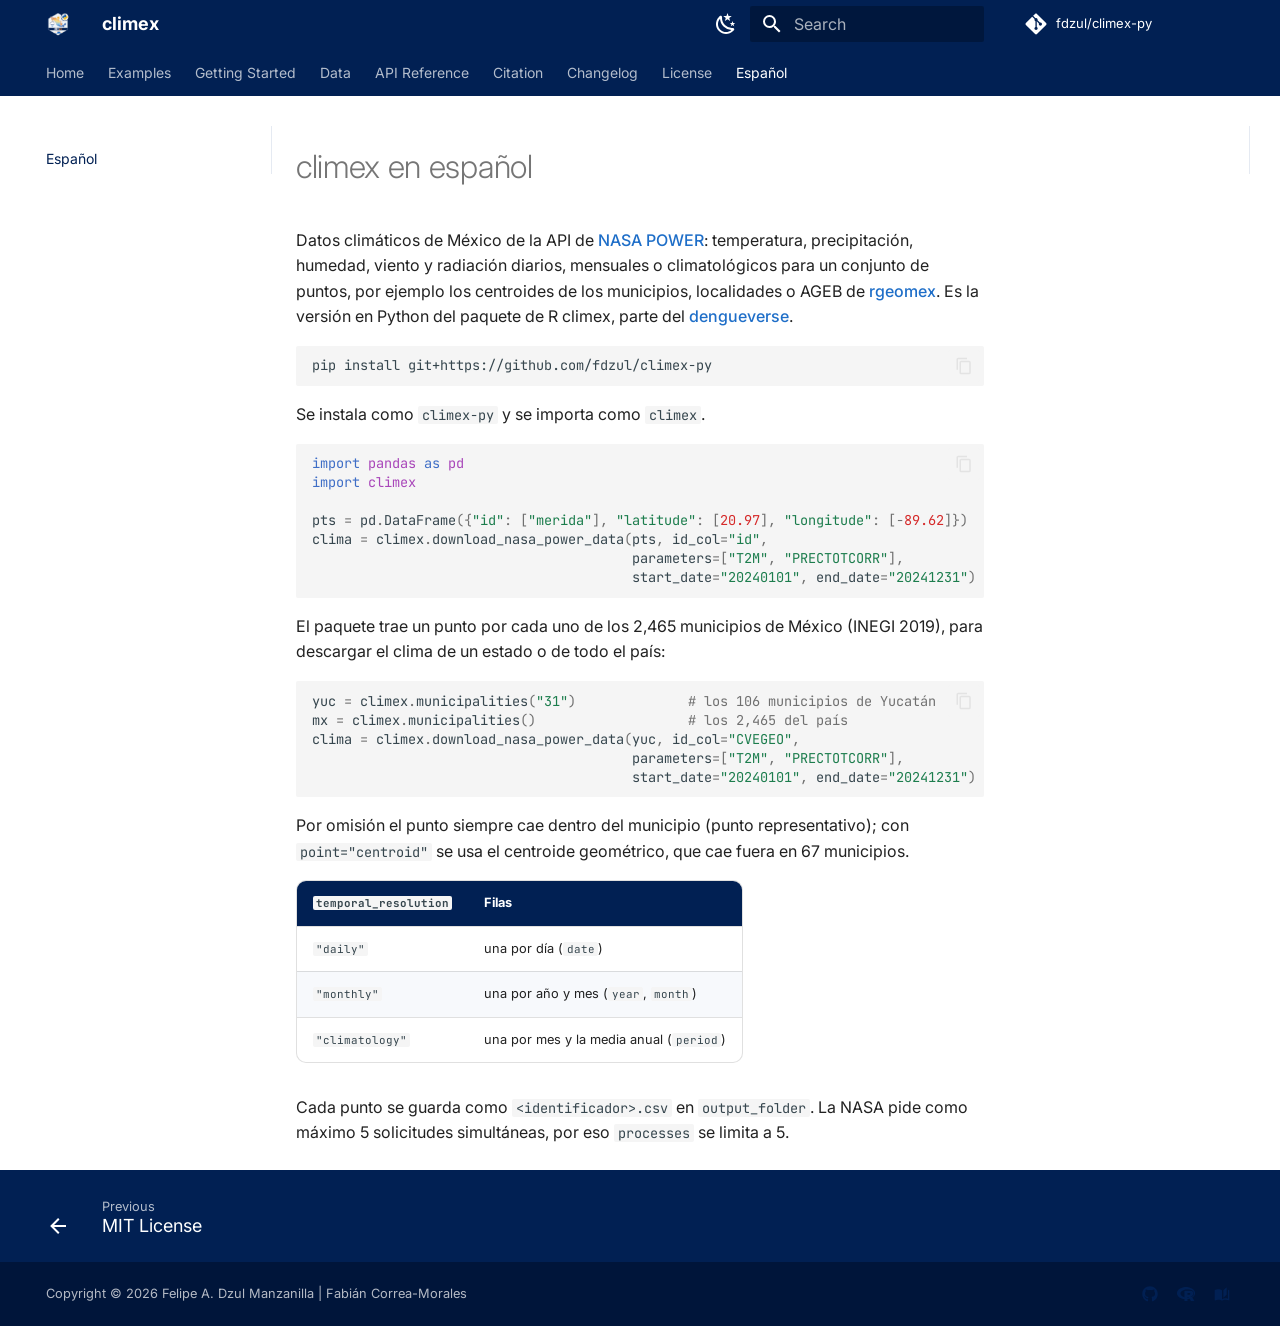
<file: es/index.html>
<!doctype html>
<html lang="en" class="no-js">
  <head>
    
      <meta charset="utf-8">
      <meta name="viewport" content="width=device-width,initial-scale=1">
      
        <meta name="description" content="Climate data of Mexico from the NASA POWER API (daily, monthly or climatological temperature, precipitation, humidity, wind and radiation for the 2,465 municipalities or any set of points).">
      
      
        <meta name="author" content="Felipe Antonio Dzul Manzanilla">
      
      
        <link rel="canonical" href="https://fdzul.github.io/climex-py/es/">
      
      
        <link rel="prev" href="../license/">
      
      
      
        
      
      
      <link rel="icon" href="../assets/favicon.png">
      <meta name="generator" content="mkdocs-1.6.1, mkdocs-material-9.8.2">
    
    
      
        <title>Español - climex</title>
      
    
    
      <link rel="stylesheet" href="../assets/stylesheets/main.57a0d79d.min.css">
      
        
        <link rel="stylesheet" href="../assets/stylesheets/palette.fb2fffe2.min.css">
      
      


    
    
      
    
    
      
        
        
        <link rel="preconnect" href="https://fonts.gstatic.com" crossorigin>
        <link rel="stylesheet" href="https://fonts.googleapis.com/css?family=Inter:300,300i,400,400i,700,700i%7CJetBrains+Mono:400,400i,700,700i&display=fallback">
        <style>:root{--md-text-font:"Inter";--md-code-font:"JetBrains Mono"}</style>
      
    
    
      <link rel="stylesheet" href="../assets/_mkdocstrings.css">
    
      <link rel="stylesheet" href="../stylesheets/extra.css">
    
    <script>__md_scope=new URL("..",location),__md_hash=e=>[...e].reduce(((e,_)=>(e<<5)-e+_.charCodeAt(0)),0),__md_get=(e,_=localStorage,t=__md_scope)=>JSON.parse(_.getItem(t.pathname+"."+e)),__md_set=(e,_,t=localStorage,a=__md_scope)=>{try{t.setItem(a.pathname+"."+e,JSON.stringify(_))}catch(e){}}</script>
    
      

    
    
  <meta property="og:type" content="website">
  <meta property="og:site_name" content="climex">
  <meta property="og:title" content="Español - climex">
  <meta property="og:description" content="Climate data of Mexico from the NASA POWER API (daily, monthly or climatological temperature, precipitation, humidity, wind and radiation for the 2,465 municipalities or any set of points).">
  <meta property="og:url" content="https://fdzul.github.io/climex-py/es/">
  <meta property="og:image" content="https://fdzul.github.io/climex-py/assets/logo.png">
  <meta property="og:image:width" content="600">
  <meta property="og:image:height" content="600">
  <meta property="og:image:alt" content="climex hex logo">
  <meta name="twitter:card" content="summary">
  <meta name="twitter:image" content="https://fdzul.github.io/climex-py/assets/logo.png">

  </head>
  
  
    
    
      
    
    
    
    
    <body dir="ltr" data-md-color-scheme="default" data-md-color-primary="custom" data-md-color-accent="custom">
  
    
    <input class="md-toggle" data-md-toggle="drawer" type="checkbox" id="__drawer" autocomplete="off">
    <input class="md-toggle" data-md-toggle="search" type="checkbox" id="__search" autocomplete="off">
    <label class="md-overlay" for="__drawer"></label>
    <div data-md-component="skip">
      
        
        <a href="#climex-en-espanol" class="md-skip">
          Skip to content
        </a>
      
    </div>
    <div data-md-component="announce">
      
    </div>
    
    
      

<header class="md-header" data-md-component="header">
  <nav class="md-header__inner md-grid" aria-label="Header">
    <a href=".." title="climex" class="md-header__button md-logo" aria-label="climex" data-md-component="logo">
      
  <img src="../assets/logo.png" alt="logo">

    </a>
    <label class="md-header__button md-icon" for="__drawer">
      
      <svg xmlns="http://www.w3.org/2000/svg" viewBox="0 0 24 24"><path d="M3 6h18v2H3zm0 5h18v2H3zm0 5h18v2H3z"/></svg>
    </label>
    <div class="md-header__title" data-md-component="header-title">
      <div class="md-header__ellipsis">
        <div class="md-header__topic">
          <span class="md-ellipsis">
            climex
          </span>
        </div>
        <div class="md-header__topic" data-md-component="header-topic">
          <span class="md-ellipsis">
            
              Español
            
          </span>
        </div>
      </div>
    </div>
    
      
        <form class="md-header__option" data-md-component="palette">
  
    
    
    
    <input class="md-option" data-md-color-media="" data-md-color-scheme="default" data-md-color-primary="custom" data-md-color-accent="custom"  aria-label="Dark mode"  type="radio" name="__palette" id="__palette_0">
    
      <label class="md-header__button md-icon" title="Dark mode" for="__palette_1" hidden>
        <svg xmlns="http://www.w3.org/2000/svg" viewBox="0 0 24 24"><path d="m17.75 4.09-2.53 1.94.91 3.06-2.63-1.81-2.63 1.81.91-3.06-2.53-1.94L12.44 4l1.06-3 1.06 3zm3.5 6.91-1.64 1.25.59 1.98-1.7-1.17-1.7 1.17.59-1.98L15.75 11l2.06-.05L18.5 9l.69 1.95zm-2.28 4.95c.83-.08 1.72 1.1 1.19 1.85-.32.45-.66.87-1.08 1.27C15.17 23 8.84 23 4.94 19.07c-3.91-3.9-3.91-10.24 0-14.14.4-.4.82-.76 1.27-1.08.75-.53 1.93.36 1.85 1.19-.27 2.86.69 5.83 2.89 8.02a9.96 9.96 0 0 0 8.02 2.89m-1.64 2.02a12.08 12.08 0 0 1-7.8-3.47c-2.17-2.19-3.33-5-3.49-7.82-2.81 3.14-2.7 7.96.31 10.98 3.02 3.01 7.84 3.12 10.98.31"/></svg>
      </label>
    
  
    
    
    
    <input class="md-option" data-md-color-media="" data-md-color-scheme="slate" data-md-color-primary="custom" data-md-color-accent="custom"  aria-label="Light mode"  type="radio" name="__palette" id="__palette_1">
    
      <label class="md-header__button md-icon" title="Light mode" for="__palette_0" hidden>
        <svg xmlns="http://www.w3.org/2000/svg" viewBox="0 0 24 24"><path d="M12 7a5 5 0 0 1 5 5 5 5 0 0 1-5 5 5 5 0 0 1-5-5 5 5 0 0 1 5-5m0 2a3 3 0 0 0-3 3 3 3 0 0 0 3 3 3 3 0 0 0 3-3 3 3 0 0 0-3-3m0-7 2.39 3.42C13.65 5.15 12.84 5 12 5s-1.65.15-2.39.42zM3.34 7l4.16-.35A7.2 7.2 0 0 0 5.94 8.5c-.44.74-.69 1.5-.83 2.29zm.02 10 1.76-3.77a7.131 7.131 0 0 0 2.38 4.14zM20.65 7l-1.77 3.79a7.02 7.02 0 0 0-2.38-4.15zm-.01 10-4.14.36c.59-.51 1.12-1.14 1.54-1.86.42-.73.69-1.5.83-2.29zM12 22l-2.41-3.44c.74.27 1.55.44 2.41.44.82 0 1.63-.17 2.37-.44z"/></svg>
      </label>
    
  
</form>
      
    
    
      <script>var palette=__md_get("__palette");if(palette&&palette.color){if("(prefers-color-scheme)"===palette.color.media){var media=matchMedia("(prefers-color-scheme: light)"),input=document.querySelector(media.matches?"[data-md-color-media='(prefers-color-scheme: light)']":"[data-md-color-media='(prefers-color-scheme: dark)']");palette.color.media=input.getAttribute("data-md-color-media"),palette.color.scheme=input.getAttribute("data-md-color-scheme"),palette.color.primary=input.getAttribute("data-md-color-primary"),palette.color.accent=input.getAttribute("data-md-color-accent")}for(var[key,value]of Object.entries(palette.color))document.body.setAttribute("data-md-color-"+key,value)}</script>
    
    
    
      
      
        <label class="md-header__button md-icon" for="__search">
          
          <svg xmlns="http://www.w3.org/2000/svg" viewBox="0 0 24 24"><path d="M9.5 3A6.5 6.5 0 0 1 16 9.5c0 1.61-.59 3.09-1.56 4.23l.27.27h.79l5 5-1.5 1.5-5-5v-.79l-.27-.27A6.52 6.52 0 0 1 9.5 16 6.5 6.5 0 0 1 3 9.5 6.5 6.5 0 0 1 9.5 3m0 2C7 5 5 7 5 9.5S7 14 9.5 14 14 12 14 9.5 12 5 9.5 5"/></svg>
        </label>
        <div class="md-search" data-md-component="search" role="dialog">
  <label class="md-search__overlay" for="__search"></label>
  <div class="md-search__inner" role="search">
    <form class="md-search__form" name="search">
      <input type="text" class="md-search__input" name="query" aria-label="Search" placeholder="Search" autocapitalize="off" autocorrect="off" autocomplete="off" spellcheck="false" data-md-component="search-query" required>
      <label class="md-search__icon md-icon" for="__search">
        
        <svg xmlns="http://www.w3.org/2000/svg" viewBox="0 0 24 24"><path d="M9.5 3A6.5 6.5 0 0 1 16 9.5c0 1.61-.59 3.09-1.56 4.23l.27.27h.79l5 5-1.5 1.5-5-5v-.79l-.27-.27A6.52 6.52 0 0 1 9.5 16 6.5 6.5 0 0 1 3 9.5 6.5 6.5 0 0 1 9.5 3m0 2C7 5 5 7 5 9.5S7 14 9.5 14 14 12 14 9.5 12 5 9.5 5"/></svg>
        
        <svg xmlns="http://www.w3.org/2000/svg" viewBox="0 0 24 24"><path d="M20 11v2H8l5.5 5.5-1.42 1.42L4.16 12l7.92-7.92L13.5 5.5 8 11z"/></svg>
      </label>
      <nav class="md-search__options" aria-label="Search">
        
          <a href="javascript:void(0)" class="md-search__icon md-icon" title="Share" aria-label="Share" data-clipboard data-clipboard-text="" data-md-component="search-share" tabindex="-1">
            
            <svg xmlns="http://www.w3.org/2000/svg" viewBox="0 0 24 24"><path d="M18 16.08c-.76 0-1.44.3-1.96.77L8.91 12.7c.05-.23.09-.46.09-.7s-.04-.47-.09-.7l7.05-4.11c.54.5 1.25.81 2.04.81a3 3 0 0 0 3-3 3 3 0 0 0-3-3 3 3 0 0 0-3 3c0 .24.04.47.09.7L8.04 9.81C7.5 9.31 6.79 9 6 9a3 3 0 0 0-3 3 3 3 0 0 0 3 3c.79 0 1.5-.31 2.04-.81l7.12 4.15c-.05.21-.08.43-.08.66 0 1.61 1.31 2.91 2.92 2.91s2.92-1.3 2.92-2.91A2.92 2.92 0 0 0 18 16.08"/></svg>
          </a>
        
        <button type="reset" class="md-search__icon md-icon" title="Clear" aria-label="Clear" tabindex="-1">
          
          <svg xmlns="http://www.w3.org/2000/svg" viewBox="0 0 24 24"><path d="M19 6.41 17.59 5 12 10.59 6.41 5 5 6.41 10.59 12 5 17.59 6.41 19 12 13.41 17.59 19 19 17.59 13.41 12z"/></svg>
        </button>
      </nav>
      
        <div class="md-search__suggest" data-md-component="search-suggest"></div>
      
    </form>
    <div class="md-search__output">
      <div class="md-search__scrollwrap" tabindex="0" data-md-scrollfix>
        <div class="md-search-result" data-md-component="search-result">
          <div class="md-search-result__meta">
            Initializing search
          </div>
          <ol class="md-search-result__list" role="presentation"></ol>
        </div>
      </div>
    </div>
  </div>
</div>
      
    
    
      <div class="md-header__source">
        <a href="https://github.com/fdzul/climex-py" title="Go to repository" class="md-source" data-md-component="source">
  <div class="md-source__icon md-icon">
    
    <svg xmlns="http://www.w3.org/2000/svg" viewBox="0 0 448 512"><!--! Font Awesome Free 7.1.0 by @fontawesome - https://fontawesome.com License - https://fontawesome.com/license/free (Icons: CC BY 4.0, Fonts: SIL OFL 1.1, Code: MIT License) Copyright 2025 Fonticons, Inc.--><path d="M439.6 236.1 244 40.5c-5.4-5.5-12.8-8.5-20.4-8.5s-15 3-20.4 8.4L162.5 81l51.5 51.5c27.1-9.1 52.7 16.8 43.4 43.7l49.7 49.7c34.2-11.8 61.2 31 35.5 56.7-26.5 26.5-70.2-2.9-56-37.3L240.3 199v121.9c25.3 12.5 22.3 41.8 9.1 55-6.4 6.4-15.2 10.1-24.3 10.1s-17.8-3.6-24.3-10.1c-17.6-17.6-11.1-46.9 11.2-56v-123c-20.8-8.5-24.6-30.7-18.6-45L142.6 101 8.5 235.1C3 240.6 0 247.9 0 255.5s3 15 8.5 20.4l195.6 195.7c5.4 5.4 12.7 8.4 20.4 8.4s15-3 20.4-8.4l194.7-194.7c5.4-5.4 8.4-12.8 8.4-20.4s-3-15-8.4-20.4"/></svg>
  </div>
  <div class="md-source__repository">
    fdzul/climex-py
  </div>
</a>
      </div>
    
  </nav>
  
</header>
    
    <div class="md-container" data-md-component="container">
      
      
        
          
            
<nav class="md-tabs" aria-label="Tabs" data-md-component="tabs">
  <div class="md-grid">
    <ul class="md-tabs__list">
      
        
  
  
  
  
    <li class="md-tabs__item">
      <a href=".." class="md-tabs__link">
        
  
  
    
  
  Home

      </a>
    </li>
  

      
        
  
  
  
  
    <li class="md-tabs__item">
      <a href="../examples/" class="md-tabs__link">
        
  
  
    
  
  Examples

      </a>
    </li>
  

      
        
  
  
  
  
    
    
      <li class="md-tabs__item">
        <a href="../quickstart/" class="md-tabs__link">
          
  
  
    
  
  Getting Started

        </a>
      </li>
    
  

      
        
  
  
  
  
    
    
      <li class="md-tabs__item">
        <a href="../data/" class="md-tabs__link">
          
  
  
    
  
  Data

        </a>
      </li>
    
  

      
        
  
  
  
  
    
    
      <li class="md-tabs__item">
        <a href="../reference/" class="md-tabs__link">
          
  
  
    
  
  API Reference

        </a>
      </li>
    
  

      
        
  
  
  
  
    
    
      <li class="md-tabs__item">
        <a href="../citation/" class="md-tabs__link">
          
  
  
    
  
  Citation

        </a>
      </li>
    
  

      
        
  
  
  
  
    
    
      <li class="md-tabs__item">
        <a href="../changelog/" class="md-tabs__link">
          
  
  
    
  
  Changelog

        </a>
      </li>
    
  

      
        
  
  
  
  
    
    
      <li class="md-tabs__item">
        <a href="../license/" class="md-tabs__link">
          
  
  
    
  
  License

        </a>
      </li>
    
  

      
        
  
  
  
    
  
  
    <li class="md-tabs__item md-tabs__item--active">
      <a href="./" class="md-tabs__link">
        
  
  
    
  
  Español

      </a>
    </li>
  

      
    </ul>
  </div>
</nav>
          
        
      
      <main class="md-main" data-md-component="main">
        <div class="md-main__inner md-grid">
          
            
              
              <div class="md-sidebar md-sidebar--primary" data-md-component="sidebar" data-md-type="navigation" >
                <div class="md-sidebar__scrollwrap">
                  <div class="md-sidebar__inner">
                    


  


<nav class="md-nav md-nav--primary md-nav--lifted" aria-label="Navigation" data-md-level="0">
  <label class="md-nav__title" for="__drawer">
    <a href=".." title="climex" class="md-nav__button md-logo" aria-label="climex" data-md-component="logo">
      
  <img src="../assets/logo.png" alt="logo">

    </a>
    climex
  </label>
  
    <div class="md-nav__source">
      <a href="https://github.com/fdzul/climex-py" title="Go to repository" class="md-source" data-md-component="source">
  <div class="md-source__icon md-icon">
    
    <svg xmlns="http://www.w3.org/2000/svg" viewBox="0 0 448 512"><!--! Font Awesome Free 7.1.0 by @fontawesome - https://fontawesome.com License - https://fontawesome.com/license/free (Icons: CC BY 4.0, Fonts: SIL OFL 1.1, Code: MIT License) Copyright 2025 Fonticons, Inc.--><path d="M439.6 236.1 244 40.5c-5.4-5.5-12.8-8.5-20.4-8.5s-15 3-20.4 8.4L162.5 81l51.5 51.5c27.1-9.1 52.7 16.8 43.4 43.7l49.7 49.7c34.2-11.8 61.2 31 35.5 56.7-26.5 26.5-70.2-2.9-56-37.3L240.3 199v121.9c25.3 12.5 22.3 41.8 9.1 55-6.4 6.4-15.2 10.1-24.3 10.1s-17.8-3.6-24.3-10.1c-17.6-17.6-11.1-46.9 11.2-56v-123c-20.8-8.5-24.6-30.7-18.6-45L142.6 101 8.5 235.1C3 240.6 0 247.9 0 255.5s3 15 8.5 20.4l195.6 195.7c5.4 5.4 12.7 8.4 20.4 8.4s15-3 20.4-8.4l194.7-194.7c5.4-5.4 8.4-12.8 8.4-20.4s-3-15-8.4-20.4"/></svg>
  </div>
  <div class="md-source__repository">
    fdzul/climex-py
  </div>
</a>
    </div>
  
  <ul class="md-nav__list" data-md-scrollfix>
    
      
      
  
  
  
  
    <li class="md-nav__item">
      <a href=".." class="md-nav__link">
        
  
  
  <span class="md-ellipsis">
    
  
    Home
  

    
  </span>
  
  

      </a>
    </li>
  

    
      
      
  
  
  
  
    <li class="md-nav__item">
      <a href="../examples/" class="md-nav__link">
        
  
  
  <span class="md-ellipsis">
    
  
    Examples
  

    
  </span>
  
  

      </a>
    </li>
  

    
      
      
  
  
  
  
    
    
      
        
      
    
    
    
      
      
        
      
    
    
    <li class="md-nav__item md-nav__item--nested">
      
        
        
          
        
        <input class="md-nav__toggle md-toggle md-toggle--indeterminate" type="checkbox" id="__nav_3" >
        
          
          <label class="md-nav__link" for="__nav_3" id="__nav_3_label" tabindex="0">
            
  
  
  <span class="md-ellipsis">
    
  
    Getting Started
  

    
  </span>
  
  

            <span class="md-nav__icon md-icon"></span>
          </label>
        
        <nav class="md-nav" data-md-level="1" aria-labelledby="__nav_3_label" aria-expanded="false">
          <label class="md-nav__title" for="__nav_3">
            <span class="md-nav__icon md-icon"></span>
            
  
    Getting Started
  

          </label>
          <ul class="md-nav__list" data-md-scrollfix>
            
              
                
  
  
  
  
    <li class="md-nav__item">
      <a href="../quickstart/" class="md-nav__link">
        
  
  
  <span class="md-ellipsis">
    
  
    Quick Start
  

    
  </span>
  
  

      </a>
    </li>
  

              
            
          </ul>
        </nav>
      
    </li>
  

    
      
      
  
  
  
  
    
    
      
        
      
    
    
    
      
      
        
      
    
    
    <li class="md-nav__item md-nav__item--nested">
      
        
        
          
        
        <input class="md-nav__toggle md-toggle md-toggle--indeterminate" type="checkbox" id="__nav_4" >
        
          
          <label class="md-nav__link" for="__nav_4" id="__nav_4_label" tabindex="0">
            
  
  
  <span class="md-ellipsis">
    
  
    Data
  

    
  </span>
  
  

            <span class="md-nav__icon md-icon"></span>
          </label>
        
        <nav class="md-nav" data-md-level="1" aria-labelledby="__nav_4_label" aria-expanded="false">
          <label class="md-nav__title" for="__nav_4">
            <span class="md-nav__icon md-icon"></span>
            
  
    Data
  

          </label>
          <ul class="md-nav__list" data-md-scrollfix>
            
              
                
  
  
  
  
    <li class="md-nav__item">
      <a href="../data/" class="md-nav__link">
        
  
  
  <span class="md-ellipsis">
    
  
    Municipalities and parameters
  

    
  </span>
  
  

      </a>
    </li>
  

              
            
          </ul>
        </nav>
      
    </li>
  

    
      
      
  
  
  
  
    
    
      
        
      
    
    
    
      
      
        
      
    
    
    <li class="md-nav__item md-nav__item--nested">
      
        
        
          
        
        <input class="md-nav__toggle md-toggle md-toggle--indeterminate" type="checkbox" id="__nav_5" >
        
          
          <label class="md-nav__link" for="__nav_5" id="__nav_5_label" tabindex="0">
            
  
  
  <span class="md-ellipsis">
    
  
    API Reference
  

    
  </span>
  
  

            <span class="md-nav__icon md-icon"></span>
          </label>
        
        <nav class="md-nav" data-md-level="1" aria-labelledby="__nav_5_label" aria-expanded="false">
          <label class="md-nav__title" for="__nav_5">
            <span class="md-nav__icon md-icon"></span>
            
  
    API Reference
  

          </label>
          <ul class="md-nav__list" data-md-scrollfix>
            
              
                
  
  
  
  
    <li class="md-nav__item">
      <a href="../reference/" class="md-nav__link">
        
  
  
  <span class="md-ellipsis">
    
  
    Functions
  

    
  </span>
  
  

      </a>
    </li>
  

              
            
          </ul>
        </nav>
      
    </li>
  

    
      
      
  
  
  
  
    
    
      
        
      
    
    
    
      
      
        
      
    
    
    <li class="md-nav__item md-nav__item--nested">
      
        
        
          
        
        <input class="md-nav__toggle md-toggle md-toggle--indeterminate" type="checkbox" id="__nav_6" >
        
          
          <label class="md-nav__link" for="__nav_6" id="__nav_6_label" tabindex="0">
            
  
  
  <span class="md-ellipsis">
    
  
    Citation
  

    
  </span>
  
  

            <span class="md-nav__icon md-icon"></span>
          </label>
        
        <nav class="md-nav" data-md-level="1" aria-labelledby="__nav_6_label" aria-expanded="false">
          <label class="md-nav__title" for="__nav_6">
            <span class="md-nav__icon md-icon"></span>
            
  
    Citation
  

          </label>
          <ul class="md-nav__list" data-md-scrollfix>
            
              
                
  
  
  
  
    <li class="md-nav__item">
      <a href="../citation/" class="md-nav__link">
        
  
  
  <span class="md-ellipsis">
    
  
    How to Cite
  

    
  </span>
  
  

      </a>
    </li>
  

              
            
          </ul>
        </nav>
      
    </li>
  

    
      
      
  
  
  
  
    
    
      
        
      
    
    
    
      
      
        
      
    
    
    <li class="md-nav__item md-nav__item--nested">
      
        
        
          
        
        <input class="md-nav__toggle md-toggle md-toggle--indeterminate" type="checkbox" id="__nav_7" >
        
          
          <label class="md-nav__link" for="__nav_7" id="__nav_7_label" tabindex="0">
            
  
  
  <span class="md-ellipsis">
    
  
    Changelog
  

    
  </span>
  
  

            <span class="md-nav__icon md-icon"></span>
          </label>
        
        <nav class="md-nav" data-md-level="1" aria-labelledby="__nav_7_label" aria-expanded="false">
          <label class="md-nav__title" for="__nav_7">
            <span class="md-nav__icon md-icon"></span>
            
  
    Changelog
  

          </label>
          <ul class="md-nav__list" data-md-scrollfix>
            
              
                
  
  
  
  
    <li class="md-nav__item">
      <a href="../changelog/" class="md-nav__link">
        
  
  
  <span class="md-ellipsis">
    
  
    Releases
  

    
  </span>
  
  

      </a>
    </li>
  

              
            
          </ul>
        </nav>
      
    </li>
  

    
      
      
  
  
  
  
    
    
      
        
      
    
    
    
      
      
        
      
    
    
    <li class="md-nav__item md-nav__item--nested">
      
        
        
          
        
        <input class="md-nav__toggle md-toggle md-toggle--indeterminate" type="checkbox" id="__nav_8" >
        
          
          <label class="md-nav__link" for="__nav_8" id="__nav_8_label" tabindex="0">
            
  
  
  <span class="md-ellipsis">
    
  
    License
  

    
  </span>
  
  

            <span class="md-nav__icon md-icon"></span>
          </label>
        
        <nav class="md-nav" data-md-level="1" aria-labelledby="__nav_8_label" aria-expanded="false">
          <label class="md-nav__title" for="__nav_8">
            <span class="md-nav__icon md-icon"></span>
            
  
    License
  

          </label>
          <ul class="md-nav__list" data-md-scrollfix>
            
              
                
  
  
  
  
    <li class="md-nav__item">
      <a href="../license/" class="md-nav__link">
        
  
  
  <span class="md-ellipsis">
    
  
    MIT License
  

    
  </span>
  
  

      </a>
    </li>
  

              
            
          </ul>
        </nav>
      
    </li>
  

    
      
      
  
  
    
  
  
  
    <li class="md-nav__item md-nav__item--active">
      
      <input class="md-nav__toggle md-toggle" type="checkbox" id="__toc">
      
      
        
      
      
      <a href="./" class="md-nav__link md-nav__link--active">
        
  
  
  <span class="md-ellipsis">
    
  
    Español
  

    
  </span>
  
  

      </a>
      
    </li>
  

    
  </ul>
</nav>
                  </div>
                </div>
              </div>
            
            
              
              <div class="md-sidebar md-sidebar--secondary" data-md-component="sidebar" data-md-type="toc" >
                <div class="md-sidebar__scrollwrap">
                  <div class="md-sidebar__inner">
                    

<nav class="md-nav md-nav--secondary" aria-label="Table of contents">
  
  
  
    
  
  
</nav>
                  </div>
                </div>
              </div>
            
          
          
            <div class="md-content" data-md-component="content">
              
              <article class="md-content__inner md-typeset">
                
                  


  
  


<h1 id="climex-en-espanol">climex en español<a class="headerlink" href="#climex-en-espanol" title="Permanent link">&para;</a></h1>
<p>Datos climáticos de México de la API de <a href="https://power.larc.nasa.gov">NASA POWER</a>:
temperatura, precipitación, humedad, viento y radiación diarios, mensuales o
climatológicos para un conjunto de puntos, por ejemplo los centroides de los
municipios, localidades o AGEB de <a href="https://fdzul.github.io/rgeomex-py/">rgeomex</a>.
Es la versión en Python del paquete de R climex, parte del
<a href="https://fdzul.github.io/dengueverse/">dengueverse</a>.</p>
<div class="highlight"><pre><span></span><code><a id="__codelineno-0-1" name="__codelineno-0-1" href="#__codelineno-0-1"></a>pip<span class="w"> </span>install<span class="w"> </span>git+https://github.com/fdzul/climex-py
</code></pre></div>
<p>Se instala como <code>climex-py</code> y se importa como <code>climex</code>.</p>
<div class="highlight"><pre><span></span><code><a id="__codelineno-1-1" name="__codelineno-1-1" href="#__codelineno-1-1"></a><span class="kn">import</span><span class="w"> </span><span class="nn">pandas</span><span class="w"> </span><span class="k">as</span><span class="w"> </span><span class="nn">pd</span>
<a id="__codelineno-1-2" name="__codelineno-1-2" href="#__codelineno-1-2"></a><span class="kn">import</span><span class="w"> </span><span class="nn">climex</span>
<a id="__codelineno-1-3" name="__codelineno-1-3" href="#__codelineno-1-3"></a>
<a id="__codelineno-1-4" name="__codelineno-1-4" href="#__codelineno-1-4"></a><span class="n">pts</span> <span class="o">=</span> <span class="n">pd</span><span class="o">.</span><span class="n">DataFrame</span><span class="p">({</span><span class="s2">"id"</span><span class="p">:</span> <span class="p">[</span><span class="s2">"merida"</span><span class="p">],</span> <span class="s2">"latitude"</span><span class="p">:</span> <span class="p">[</span><span class="mf">20.97</span><span class="p">],</span> <span class="s2">"longitude"</span><span class="p">:</span> <span class="p">[</span><span class="o">-</span><span class="mf">89.62</span><span class="p">]})</span>
<a id="__codelineno-1-5" name="__codelineno-1-5" href="#__codelineno-1-5"></a><span class="n">clima</span> <span class="o">=</span> <span class="n">climex</span><span class="o">.</span><span class="n">download_nasa_power_data</span><span class="p">(</span><span class="n">pts</span><span class="p">,</span> <span class="n">id_col</span><span class="o">=</span><span class="s2">"id"</span><span class="p">,</span>
<a id="__codelineno-1-6" name="__codelineno-1-6" href="#__codelineno-1-6"></a>                                        <span class="n">parameters</span><span class="o">=</span><span class="p">[</span><span class="s2">"T2M"</span><span class="p">,</span> <span class="s2">"PRECTOTCORR"</span><span class="p">],</span>
<a id="__codelineno-1-7" name="__codelineno-1-7" href="#__codelineno-1-7"></a>                                        <span class="n">start_date</span><span class="o">=</span><span class="s2">"20240101"</span><span class="p">,</span> <span class="n">end_date</span><span class="o">=</span><span class="s2">"20241231"</span><span class="p">)</span>
</code></pre></div>
<p>El paquete trae un punto por cada uno de los 2,465 municipios de México
(INEGI 2019), para descargar el clima de un estado o de todo el país:</p>
<div class="highlight"><pre><span></span><code><a id="__codelineno-2-1" name="__codelineno-2-1" href="#__codelineno-2-1"></a><span class="n">yuc</span> <span class="o">=</span> <span class="n">climex</span><span class="o">.</span><span class="n">municipalities</span><span class="p">(</span><span class="s2">"31"</span><span class="p">)</span>              <span class="c1"># los 106 municipios de Yucatán</span>
<a id="__codelineno-2-2" name="__codelineno-2-2" href="#__codelineno-2-2"></a><span class="n">mx</span> <span class="o">=</span> <span class="n">climex</span><span class="o">.</span><span class="n">municipalities</span><span class="p">()</span>                   <span class="c1"># los 2,465 del país</span>
<a id="__codelineno-2-3" name="__codelineno-2-3" href="#__codelineno-2-3"></a><span class="n">clima</span> <span class="o">=</span> <span class="n">climex</span><span class="o">.</span><span class="n">download_nasa_power_data</span><span class="p">(</span><span class="n">yuc</span><span class="p">,</span> <span class="n">id_col</span><span class="o">=</span><span class="s2">"CVEGEO"</span><span class="p">,</span>
<a id="__codelineno-2-4" name="__codelineno-2-4" href="#__codelineno-2-4"></a>                                        <span class="n">parameters</span><span class="o">=</span><span class="p">[</span><span class="s2">"T2M"</span><span class="p">,</span> <span class="s2">"PRECTOTCORR"</span><span class="p">],</span>
<a id="__codelineno-2-5" name="__codelineno-2-5" href="#__codelineno-2-5"></a>                                        <span class="n">start_date</span><span class="o">=</span><span class="s2">"20240101"</span><span class="p">,</span> <span class="n">end_date</span><span class="o">=</span><span class="s2">"20241231"</span><span class="p">)</span>
</code></pre></div>
<p>Por omisión el punto siempre cae dentro del municipio (punto representativo);
con <code>point="centroid"</code> se usa el centroide geométrico, que cae fuera en 67
municipios.</p>
<table>
<thead>
<tr>
<th><code>temporal_resolution</code></th>
<th>Filas</th>
</tr>
</thead>
<tbody>
<tr>
<td><code>"daily"</code></td>
<td>una por día (<code>date</code>)</td>
</tr>
<tr>
<td><code>"monthly"</code></td>
<td>una por año y mes (<code>year</code>, <code>month</code>)</td>
</tr>
<tr>
<td><code>"climatology"</code></td>
<td>una por mes y la media anual (<code>period</code>)</td>
</tr>
</tbody>
</table>
<p>Cada punto se guarda como <code>&lt;identificador&gt;.csv</code> en <code>output_folder</code>. La NASA
pide como máximo 5 solicitudes simultáneas, por eso <code>processes</code> se limita a 5.</p>












                
              </article>
            </div>
          
          
  <script>var tabs=__md_get("__tabs");if(Array.isArray(tabs))e:for(var set of document.querySelectorAll(".tabbed-set")){var labels=set.querySelector(".tabbed-labels");for(var tab of tabs)for(var label of labels.getElementsByTagName("label"))if(label.innerText.trim()===tab){var input=document.getElementById(label.htmlFor);input.checked=!0;continue e}}</script>

<script>var target=document.getElementById(location.hash.slice(1));target&&target.name&&(target.checked=target.name.startsWith("__tabbed_"))</script>
        </div>
        
          <button type="button" class="md-top md-icon" data-md-component="top" hidden>
  
  <svg xmlns="http://www.w3.org/2000/svg" viewBox="0 0 24 24"><path d="M13 20h-2V8l-5.5 5.5-1.42-1.42L12 4.16l7.92 7.92-1.42 1.42L13 8z"/></svg>
  Back to top
</button>
        
      </main>
      
        <footer class="md-footer">
  
    
      
      <nav class="md-footer__inner md-grid" aria-label="Footer" >
        
          
          <a href="../license/" class="md-footer__link md-footer__link--prev" aria-label="Previous: MIT License">
            <div class="md-footer__button md-icon">
              
              <svg xmlns="http://www.w3.org/2000/svg" viewBox="0 0 24 24"><path d="M20 11v2H8l5.5 5.5-1.42 1.42L4.16 12l7.92-7.92L13.5 5.5 8 11z"/></svg>
            </div>
            <div class="md-footer__title">
              <span class="md-footer__direction">
                Previous
              </span>
              <div class="md-ellipsis">
                MIT License
              </div>
            </div>
          </a>
        
        
      </nav>
    
  
  <div class="md-footer-meta md-typeset">
    <div class="md-footer-meta__inner md-grid">
      <div class="md-copyright">
  
    <div class="md-copyright__highlight">
      Copyright © 2026 Felipe A. Dzul Manzanilla | Fabián Correa-Morales
    </div>
  
  
</div>
      
        
<div class="md-social">
  
    
    
    
    
      
      
    
    <a href="https://github.com/fdzul" target="_blank" rel="noopener" title="github.com" class="md-social__link">
      <svg xmlns="http://www.w3.org/2000/svg" viewBox="0 0 512 512"><!--! Font Awesome Free 7.1.0 by @fontawesome - https://fontawesome.com License - https://fontawesome.com/license/free (Icons: CC BY 4.0, Fonts: SIL OFL 1.1, Code: MIT License) Copyright 2025 Fonticons, Inc.--><path d="M173.9 397.4c0 2-2.3 3.6-5.2 3.6-3.3.3-5.6-1.3-5.6-3.6 0-2 2.3-3.6 5.2-3.6 3-.3 5.6 1.3 5.6 3.6m-31.1-4.5c-.7 2 1.3 4.3 4.3 4.9 2.6 1 5.6 0 6.2-2s-1.3-4.3-4.3-5.2c-2.6-.7-5.5.3-6.2 2.3m44.2-1.7c-2.9.7-4.9 2.6-4.6 4.9.3 2 2.9 3.3 5.9 2.6 2.9-.7 4.9-2.6 4.6-4.6-.3-1.9-3-3.2-5.9-2.9M252.8 8C114.1 8 8 113.3 8 252c0 110.9 69.8 205.8 169.5 239.2 12.8 2.3 17.3-5.6 17.3-12.1 0-6.2-.3-40.4-.3-61.4 0 0-70 15-84.7-29.8 0 0-11.4-29.1-27.8-36.6 0 0-22.9-15.7 1.6-15.4 0 0 24.9 2 38.6 25.8 21.9 38.6 58.6 27.5 72.9 20.9 2.3-16 8.8-27.1 16-33.7-55.9-6.2-112.3-14.3-112.3-110.5 0-27.5 7.6-41.3 23.6-58.9-2.6-6.5-11.1-33.3 2.6-67.9 20.9-6.5 69 27 69 27 20-5.6 41.5-8.5 62.8-8.5s42.8 2.9 62.8 8.5c0 0 48.1-33.6 69-27 13.7 34.7 5.2 61.4 2.6 67.9 16 17.7 25.8 31.5 25.8 58.9 0 96.5-58.9 104.2-114.8 110.5 9.2 7.9 17 22.9 17 46.4 0 33.7-.3 75.4-.3 83.6 0 6.5 4.6 14.4 17.3 12.1C436.2 457.8 504 362.9 504 252 504 113.3 391.5 8 252.8 8M105.2 352.9c-1.3 1-1 3.3.7 5.2 1.6 1.6 3.9 2.3 5.2 1 1.3-1 1-3.3-.7-5.2-1.6-1.6-3.9-2.3-5.2-1m-10.8-8.1c-.7 1.3.3 2.9 2.3 3.9 1.6 1 3.6.7 4.3-.7.7-1.3-.3-2.9-2.3-3.9-2-.6-3.6-.3-4.3.7m32.4 35.6c-1.6 1.3-1 4.3 1.3 6.2 2.3 2.3 5.2 2.6 6.5 1 1.3-1.3.7-4.3-1.3-6.2-2.2-2.3-5.2-2.6-6.5-1m-11.4-14.7c-1.6 1-1.6 3.6 0 5.9s4.3 3.3 5.6 2.3c1.6-1.3 1.6-3.9 0-6.2-1.4-2.3-4-3.3-5.6-2"/></svg>
    </a>
  
    
    
    
    
      
      
    
    <a href="https://github.com/fdzul/climex" target="_blank" rel="noopener" title="github.com" class="md-social__link">
      <svg xmlns="http://www.w3.org/2000/svg" viewBox="0 0 576 512"><!--! Font Awesome Free 7.1.0 by @fontawesome - https://fontawesome.com License - https://fontawesome.com/license/free (Icons: CC BY 4.0, Fonts: SIL OFL 1.1, Code: MIT License) Copyright 2025 Fonticons, Inc.--><path d="M578.5 226.6C578.5 119.1 448.4 32 288 32S-2.5 119.1-2.5 226.6c0 95.8 103.3 175.4 239.4 191.5V480H336v-61.5c24.3-2.7 47.6-7.4 69.4-13.9l40.1 75.4h112l-67.4-113.7c54.5-35.4 88.4-84.9 88.4-139.7m-466.8 14.5c0-73.5 98.9-133 220.8-133s211.9 40.7 211.9 133c0 50.1-26.5 85-70.3 106.4-2.4-1.6-4.7-2.9-6.4-3.7-10.2-5.2-27.8-10.5-27.8-10.5s86.6-6.4 86.6-92.7-90.6-87.9-90.6-87.9h-199V361c-74.1-21.5-125.2-67.1-125.2-119.9m225.1 38.3v-55.6c57.8 0 87.8-6.8 87.8 27.3 0 36.5-38.2 28.3-87.8 28.3m-.9 72.5h26.6c10.8 0 18.9 11.7 24 19.2-16.1 1.9-33 2.8-50.6 2.9z"/></svg>
    </a>
  
    
    
    
    
    <a href="citation/" target="_blank" rel="noopener" title="" class="md-social__link">
      <svg xmlns="http://www.w3.org/2000/svg" viewBox="0 0 24 24"><path d="m19 2-5 4.5v11l5-4.5zM6.5 5C4.55 5 2.45 5.4 1 6.5v14.66c0 .25.25.5.5.5.1 0 .15-.07.25-.07 1.35-.65 3.3-1.09 4.75-1.09 1.95 0 4.05.4 5.5 1.5 1.35-.85 3.8-1.5 5.5-1.5 1.65 0 3.35.31 4.75 1.06.1.05.15.03.25.03.25 0 .5-.25.5-.5V6.5c-.6-.45-1.25-.75-2-1V19c-1.1-.35-2.3-.5-3.5-.5-1.7 0-4.15.65-5.5 1.5V6.5C10.55 5.4 8.45 5 6.5 5"/></svg>
    </a>
  
</div>
      
    </div>
  </div>
</footer>
      
    </div>
    <div class="md-dialog" data-md-component="dialog">
      <div class="md-dialog__inner md-typeset"></div>
    </div>
    
      <div class="md-progress" data-md-component="progress" role="progressbar"></div>
    
    
    
      
      
      <script id="__config" type="application/json">{"annotate": null, "base": "..", "features": ["navigation.instant", "navigation.instant.progress", "navigation.tabs", "navigation.sections", "navigation.expand", "navigation.top", "navigation.footer", "navigation.indexes", "search.highlight", "search.share", "search.suggest", "toc.follow", "content.code.copy", "content.code.annotate", "content.tabs.link"], "search": "../assets/javascripts/workers/search.a7633da7.min.js", "tags": null, "translations": {"clipboard.copied": "Copied to clipboard", "clipboard.copy": "Copy to clipboard", "search.result.more.one": "1 more on this page", "search.result.more.other": "# more on this page", "search.result.none": "No matching documents", "search.result.one": "1 matching document", "search.result.other": "# matching documents", "search.result.placeholder": "Type to start searching", "search.result.term.missing": "Missing", "select.version": "Select version"}, "version": null}</script>
    
    
      <script src="../assets/javascripts/bundle.a5f9d56c.min.js"></script>
      
    
  </body>
</html>
</file>
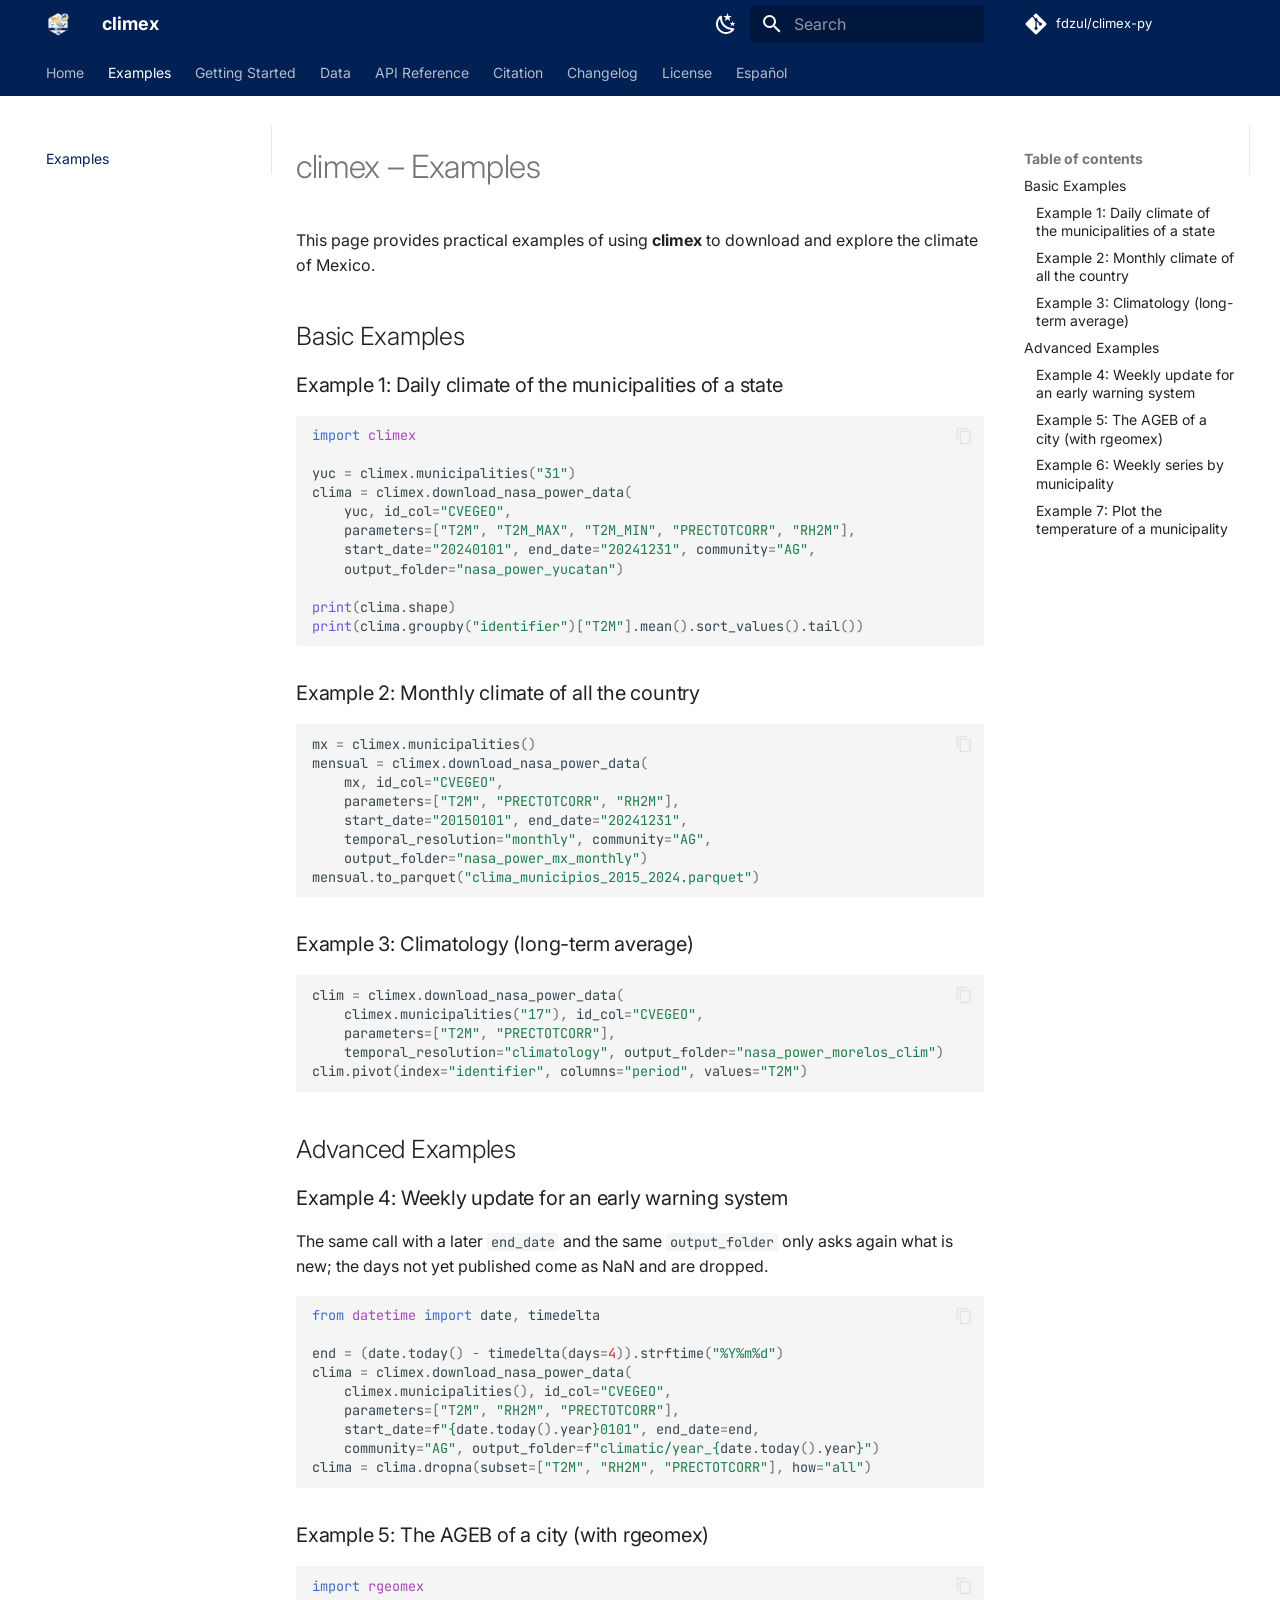
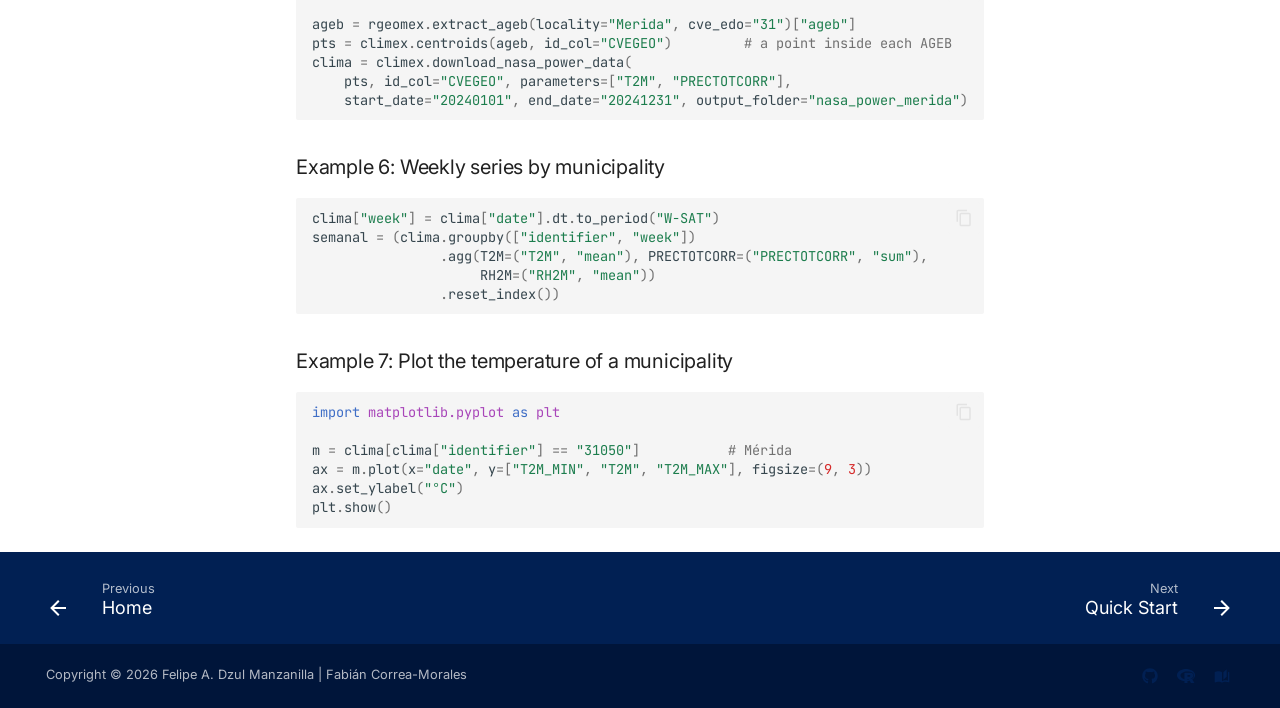
<file: examples/index.html>
<!doctype html>
<html lang="en" class="no-js">
  <head>
    
      <meta charset="utf-8">
      <meta name="viewport" content="width=device-width,initial-scale=1">
      
        <meta name="description" content="Climate data of Mexico from the NASA POWER API (daily, monthly or climatological temperature, precipitation, humidity, wind and radiation for the 2,465 municipalities or any set of points).">
      
      
        <meta name="author" content="Felipe Antonio Dzul Manzanilla">
      
      
        <link rel="canonical" href="https://fdzul.github.io/climex-py/examples/">
      
      
        <link rel="prev" href="..">
      
      
        <link rel="next" href="../quickstart/">
      
      
        
      
      
      <link rel="icon" href="../assets/favicon.png">
      <meta name="generator" content="mkdocs-1.6.1, mkdocs-material-9.8.2">
    
    
      
        <title>Examples - climex</title>
      
    
    
      <link rel="stylesheet" href="../assets/stylesheets/main.57a0d79d.min.css">
      
        
        <link rel="stylesheet" href="../assets/stylesheets/palette.fb2fffe2.min.css">
      
      


    
    
      
    
    
      
        
        
        <link rel="preconnect" href="https://fonts.gstatic.com" crossorigin>
        <link rel="stylesheet" href="https://fonts.googleapis.com/css?family=Inter:300,300i,400,400i,700,700i%7CJetBrains+Mono:400,400i,700,700i&display=fallback">
        <style>:root{--md-text-font:"Inter";--md-code-font:"JetBrains Mono"}</style>
      
    
    
      <link rel="stylesheet" href="../assets/_mkdocstrings.css">
    
      <link rel="stylesheet" href="../stylesheets/extra.css">
    
    <script>__md_scope=new URL("..",location),__md_hash=e=>[...e].reduce(((e,_)=>(e<<5)-e+_.charCodeAt(0)),0),__md_get=(e,_=localStorage,t=__md_scope)=>JSON.parse(_.getItem(t.pathname+"."+e)),__md_set=(e,_,t=localStorage,a=__md_scope)=>{try{t.setItem(a.pathname+"."+e,JSON.stringify(_))}catch(e){}}</script>
    
      

    
    
  <meta property="og:type" content="website">
  <meta property="og:site_name" content="climex">
  <meta property="og:title" content="Examples - climex">
  <meta property="og:description" content="Climate data of Mexico from the NASA POWER API (daily, monthly or climatological temperature, precipitation, humidity, wind and radiation for the 2,465 municipalities or any set of points).">
  <meta property="og:url" content="https://fdzul.github.io/climex-py/examples/">
  <meta property="og:image" content="https://fdzul.github.io/climex-py/assets/logo.png">
  <meta property="og:image:width" content="600">
  <meta property="og:image:height" content="600">
  <meta property="og:image:alt" content="climex hex logo">
  <meta name="twitter:card" content="summary">
  <meta name="twitter:image" content="https://fdzul.github.io/climex-py/assets/logo.png">

  </head>
  
  
    
    
      
    
    
    
    
    <body dir="ltr" data-md-color-scheme="default" data-md-color-primary="custom" data-md-color-accent="custom">
  
    
    <input class="md-toggle" data-md-toggle="drawer" type="checkbox" id="__drawer" autocomplete="off">
    <input class="md-toggle" data-md-toggle="search" type="checkbox" id="__search" autocomplete="off">
    <label class="md-overlay" for="__drawer"></label>
    <div data-md-component="skip">
      
        
        <a href="#climex-examples" class="md-skip">
          Skip to content
        </a>
      
    </div>
    <div data-md-component="announce">
      
    </div>
    
    
      

<header class="md-header" data-md-component="header">
  <nav class="md-header__inner md-grid" aria-label="Header">
    <a href=".." title="climex" class="md-header__button md-logo" aria-label="climex" data-md-component="logo">
      
  <img src="../assets/logo.png" alt="logo">

    </a>
    <label class="md-header__button md-icon" for="__drawer">
      
      <svg xmlns="http://www.w3.org/2000/svg" viewBox="0 0 24 24"><path d="M3 6h18v2H3zm0 5h18v2H3zm0 5h18v2H3z"/></svg>
    </label>
    <div class="md-header__title" data-md-component="header-title">
      <div class="md-header__ellipsis">
        <div class="md-header__topic">
          <span class="md-ellipsis">
            climex
          </span>
        </div>
        <div class="md-header__topic" data-md-component="header-topic">
          <span class="md-ellipsis">
            
              Examples
            
          </span>
        </div>
      </div>
    </div>
    
      
        <form class="md-header__option" data-md-component="palette">
  
    
    
    
    <input class="md-option" data-md-color-media="" data-md-color-scheme="default" data-md-color-primary="custom" data-md-color-accent="custom"  aria-label="Dark mode"  type="radio" name="__palette" id="__palette_0">
    
      <label class="md-header__button md-icon" title="Dark mode" for="__palette_1" hidden>
        <svg xmlns="http://www.w3.org/2000/svg" viewBox="0 0 24 24"><path d="m17.75 4.09-2.53 1.94.91 3.06-2.63-1.81-2.63 1.81.91-3.06-2.53-1.94L12.44 4l1.06-3 1.06 3zm3.5 6.91-1.64 1.25.59 1.98-1.7-1.17-1.7 1.17.59-1.98L15.75 11l2.06-.05L18.5 9l.69 1.95zm-2.28 4.95c.83-.08 1.72 1.1 1.19 1.85-.32.45-.66.87-1.08 1.27C15.17 23 8.84 23 4.94 19.07c-3.91-3.9-3.91-10.24 0-14.14.4-.4.82-.76 1.27-1.08.75-.53 1.93.36 1.85 1.19-.27 2.86.69 5.83 2.89 8.02a9.96 9.96 0 0 0 8.02 2.89m-1.64 2.02a12.08 12.08 0 0 1-7.8-3.47c-2.17-2.19-3.33-5-3.49-7.82-2.81 3.14-2.7 7.96.31 10.98 3.02 3.01 7.84 3.12 10.98.31"/></svg>
      </label>
    
  
    
    
    
    <input class="md-option" data-md-color-media="" data-md-color-scheme="slate" data-md-color-primary="custom" data-md-color-accent="custom"  aria-label="Light mode"  type="radio" name="__palette" id="__palette_1">
    
      <label class="md-header__button md-icon" title="Light mode" for="__palette_0" hidden>
        <svg xmlns="http://www.w3.org/2000/svg" viewBox="0 0 24 24"><path d="M12 7a5 5 0 0 1 5 5 5 5 0 0 1-5 5 5 5 0 0 1-5-5 5 5 0 0 1 5-5m0 2a3 3 0 0 0-3 3 3 3 0 0 0 3 3 3 3 0 0 0 3-3 3 3 0 0 0-3-3m0-7 2.39 3.42C13.65 5.15 12.84 5 12 5s-1.65.15-2.39.42zM3.34 7l4.16-.35A7.2 7.2 0 0 0 5.94 8.5c-.44.74-.69 1.5-.83 2.29zm.02 10 1.76-3.77a7.131 7.131 0 0 0 2.38 4.14zM20.65 7l-1.77 3.79a7.02 7.02 0 0 0-2.38-4.15zm-.01 10-4.14.36c.59-.51 1.12-1.14 1.54-1.86.42-.73.69-1.5.83-2.29zM12 22l-2.41-3.44c.74.27 1.55.44 2.41.44.82 0 1.63-.17 2.37-.44z"/></svg>
      </label>
    
  
</form>
      
    
    
      <script>var palette=__md_get("__palette");if(palette&&palette.color){if("(prefers-color-scheme)"===palette.color.media){var media=matchMedia("(prefers-color-scheme: light)"),input=document.querySelector(media.matches?"[data-md-color-media='(prefers-color-scheme: light)']":"[data-md-color-media='(prefers-color-scheme: dark)']");palette.color.media=input.getAttribute("data-md-color-media"),palette.color.scheme=input.getAttribute("data-md-color-scheme"),palette.color.primary=input.getAttribute("data-md-color-primary"),palette.color.accent=input.getAttribute("data-md-color-accent")}for(var[key,value]of Object.entries(palette.color))document.body.setAttribute("data-md-color-"+key,value)}</script>
    
    
    
      
      
        <label class="md-header__button md-icon" for="__search">
          
          <svg xmlns="http://www.w3.org/2000/svg" viewBox="0 0 24 24"><path d="M9.5 3A6.5 6.5 0 0 1 16 9.5c0 1.61-.59 3.09-1.56 4.23l.27.27h.79l5 5-1.5 1.5-5-5v-.79l-.27-.27A6.52 6.52 0 0 1 9.5 16 6.5 6.5 0 0 1 3 9.5 6.5 6.5 0 0 1 9.5 3m0 2C7 5 5 7 5 9.5S7 14 9.5 14 14 12 14 9.5 12 5 9.5 5"/></svg>
        </label>
        <div class="md-search" data-md-component="search" role="dialog">
  <label class="md-search__overlay" for="__search"></label>
  <div class="md-search__inner" role="search">
    <form class="md-search__form" name="search">
      <input type="text" class="md-search__input" name="query" aria-label="Search" placeholder="Search" autocapitalize="off" autocorrect="off" autocomplete="off" spellcheck="false" data-md-component="search-query" required>
      <label class="md-search__icon md-icon" for="__search">
        
        <svg xmlns="http://www.w3.org/2000/svg" viewBox="0 0 24 24"><path d="M9.5 3A6.5 6.5 0 0 1 16 9.5c0 1.61-.59 3.09-1.56 4.23l.27.27h.79l5 5-1.5 1.5-5-5v-.79l-.27-.27A6.52 6.52 0 0 1 9.5 16 6.5 6.5 0 0 1 3 9.5 6.5 6.5 0 0 1 9.5 3m0 2C7 5 5 7 5 9.5S7 14 9.5 14 14 12 14 9.5 12 5 9.5 5"/></svg>
        
        <svg xmlns="http://www.w3.org/2000/svg" viewBox="0 0 24 24"><path d="M20 11v2H8l5.5 5.5-1.42 1.42L4.16 12l7.92-7.92L13.5 5.5 8 11z"/></svg>
      </label>
      <nav class="md-search__options" aria-label="Search">
        
          <a href="javascript:void(0)" class="md-search__icon md-icon" title="Share" aria-label="Share" data-clipboard data-clipboard-text="" data-md-component="search-share" tabindex="-1">
            
            <svg xmlns="http://www.w3.org/2000/svg" viewBox="0 0 24 24"><path d="M18 16.08c-.76 0-1.44.3-1.96.77L8.91 12.7c.05-.23.09-.46.09-.7s-.04-.47-.09-.7l7.05-4.11c.54.5 1.25.81 2.04.81a3 3 0 0 0 3-3 3 3 0 0 0-3-3 3 3 0 0 0-3 3c0 .24.04.47.09.7L8.04 9.81C7.5 9.31 6.79 9 6 9a3 3 0 0 0-3 3 3 3 0 0 0 3 3c.79 0 1.5-.31 2.04-.81l7.12 4.15c-.05.21-.08.43-.08.66 0 1.61 1.31 2.91 2.92 2.91s2.92-1.3 2.92-2.91A2.92 2.92 0 0 0 18 16.08"/></svg>
          </a>
        
        <button type="reset" class="md-search__icon md-icon" title="Clear" aria-label="Clear" tabindex="-1">
          
          <svg xmlns="http://www.w3.org/2000/svg" viewBox="0 0 24 24"><path d="M19 6.41 17.59 5 12 10.59 6.41 5 5 6.41 10.59 12 5 17.59 6.41 19 12 13.41 17.59 19 19 17.59 13.41 12z"/></svg>
        </button>
      </nav>
      
        <div class="md-search__suggest" data-md-component="search-suggest"></div>
      
    </form>
    <div class="md-search__output">
      <div class="md-search__scrollwrap" tabindex="0" data-md-scrollfix>
        <div class="md-search-result" data-md-component="search-result">
          <div class="md-search-result__meta">
            Initializing search
          </div>
          <ol class="md-search-result__list" role="presentation"></ol>
        </div>
      </div>
    </div>
  </div>
</div>
      
    
    
      <div class="md-header__source">
        <a href="https://github.com/fdzul/climex-py" title="Go to repository" class="md-source" data-md-component="source">
  <div class="md-source__icon md-icon">
    
    <svg xmlns="http://www.w3.org/2000/svg" viewBox="0 0 448 512"><!--! Font Awesome Free 7.1.0 by @fontawesome - https://fontawesome.com License - https://fontawesome.com/license/free (Icons: CC BY 4.0, Fonts: SIL OFL 1.1, Code: MIT License) Copyright 2025 Fonticons, Inc.--><path d="M439.6 236.1 244 40.5c-5.4-5.5-12.8-8.5-20.4-8.5s-15 3-20.4 8.4L162.5 81l51.5 51.5c27.1-9.1 52.7 16.8 43.4 43.7l49.7 49.7c34.2-11.8 61.2 31 35.5 56.7-26.5 26.5-70.2-2.9-56-37.3L240.3 199v121.9c25.3 12.5 22.3 41.8 9.1 55-6.4 6.4-15.2 10.1-24.3 10.1s-17.8-3.6-24.3-10.1c-17.6-17.6-11.1-46.9 11.2-56v-123c-20.8-8.5-24.6-30.7-18.6-45L142.6 101 8.5 235.1C3 240.6 0 247.9 0 255.5s3 15 8.5 20.4l195.6 195.7c5.4 5.4 12.7 8.4 20.4 8.4s15-3 20.4-8.4l194.7-194.7c5.4-5.4 8.4-12.8 8.4-20.4s-3-15-8.4-20.4"/></svg>
  </div>
  <div class="md-source__repository">
    fdzul/climex-py
  </div>
</a>
      </div>
    
  </nav>
  
</header>
    
    <div class="md-container" data-md-component="container">
      
      
        
          
            
<nav class="md-tabs" aria-label="Tabs" data-md-component="tabs">
  <div class="md-grid">
    <ul class="md-tabs__list">
      
        
  
  
  
  
    <li class="md-tabs__item">
      <a href=".." class="md-tabs__link">
        
  
  
    
  
  Home

      </a>
    </li>
  

      
        
  
  
  
    
  
  
    <li class="md-tabs__item md-tabs__item--active">
      <a href="./" class="md-tabs__link">
        
  
  
    
  
  Examples

      </a>
    </li>
  

      
        
  
  
  
  
    
    
      <li class="md-tabs__item">
        <a href="../quickstart/" class="md-tabs__link">
          
  
  
    
  
  Getting Started

        </a>
      </li>
    
  

      
        
  
  
  
  
    
    
      <li class="md-tabs__item">
        <a href="../data/" class="md-tabs__link">
          
  
  
    
  
  Data

        </a>
      </li>
    
  

      
        
  
  
  
  
    
    
      <li class="md-tabs__item">
        <a href="../reference/" class="md-tabs__link">
          
  
  
    
  
  API Reference

        </a>
      </li>
    
  

      
        
  
  
  
  
    
    
      <li class="md-tabs__item">
        <a href="../citation/" class="md-tabs__link">
          
  
  
    
  
  Citation

        </a>
      </li>
    
  

      
        
  
  
  
  
    
    
      <li class="md-tabs__item">
        <a href="../changelog/" class="md-tabs__link">
          
  
  
    
  
  Changelog

        </a>
      </li>
    
  

      
        
  
  
  
  
    
    
      <li class="md-tabs__item">
        <a href="../license/" class="md-tabs__link">
          
  
  
    
  
  License

        </a>
      </li>
    
  

      
        
  
  
  
  
    <li class="md-tabs__item">
      <a href="../es/" class="md-tabs__link">
        
  
  
    
  
  Español

      </a>
    </li>
  

      
    </ul>
  </div>
</nav>
          
        
      
      <main class="md-main" data-md-component="main">
        <div class="md-main__inner md-grid">
          
            
              
              <div class="md-sidebar md-sidebar--primary" data-md-component="sidebar" data-md-type="navigation" >
                <div class="md-sidebar__scrollwrap">
                  <div class="md-sidebar__inner">
                    


  


<nav class="md-nav md-nav--primary md-nav--lifted" aria-label="Navigation" data-md-level="0">
  <label class="md-nav__title" for="__drawer">
    <a href=".." title="climex" class="md-nav__button md-logo" aria-label="climex" data-md-component="logo">
      
  <img src="../assets/logo.png" alt="logo">

    </a>
    climex
  </label>
  
    <div class="md-nav__source">
      <a href="https://github.com/fdzul/climex-py" title="Go to repository" class="md-source" data-md-component="source">
  <div class="md-source__icon md-icon">
    
    <svg xmlns="http://www.w3.org/2000/svg" viewBox="0 0 448 512"><!--! Font Awesome Free 7.1.0 by @fontawesome - https://fontawesome.com License - https://fontawesome.com/license/free (Icons: CC BY 4.0, Fonts: SIL OFL 1.1, Code: MIT License) Copyright 2025 Fonticons, Inc.--><path d="M439.6 236.1 244 40.5c-5.4-5.5-12.8-8.5-20.4-8.5s-15 3-20.4 8.4L162.5 81l51.5 51.5c27.1-9.1 52.7 16.8 43.4 43.7l49.7 49.7c34.2-11.8 61.2 31 35.5 56.7-26.5 26.5-70.2-2.9-56-37.3L240.3 199v121.9c25.3 12.5 22.3 41.8 9.1 55-6.4 6.4-15.2 10.1-24.3 10.1s-17.8-3.6-24.3-10.1c-17.6-17.6-11.1-46.9 11.2-56v-123c-20.8-8.5-24.6-30.7-18.6-45L142.6 101 8.5 235.1C3 240.6 0 247.9 0 255.5s3 15 8.5 20.4l195.6 195.7c5.4 5.4 12.7 8.4 20.4 8.4s15-3 20.4-8.4l194.7-194.7c5.4-5.4 8.4-12.8 8.4-20.4s-3-15-8.4-20.4"/></svg>
  </div>
  <div class="md-source__repository">
    fdzul/climex-py
  </div>
</a>
    </div>
  
  <ul class="md-nav__list" data-md-scrollfix>
    
      
      
  
  
  
  
    <li class="md-nav__item">
      <a href=".." class="md-nav__link">
        
  
  
  <span class="md-ellipsis">
    
  
    Home
  

    
  </span>
  
  

      </a>
    </li>
  

    
      
      
  
  
    
  
  
  
    <li class="md-nav__item md-nav__item--active">
      
      <input class="md-nav__toggle md-toggle" type="checkbox" id="__toc">
      
      
        
      
      
        <label class="md-nav__link md-nav__link--active" for="__toc">
          
  
  
  <span class="md-ellipsis">
    
  
    Examples
  

    
  </span>
  
  

          <span class="md-nav__icon md-icon"></span>
        </label>
      
      <a href="./" class="md-nav__link md-nav__link--active">
        
  
  
  <span class="md-ellipsis">
    
  
    Examples
  

    
  </span>
  
  

      </a>
      
        

<nav class="md-nav md-nav--secondary" aria-label="Table of contents">
  
  
  
    
  
  
    <label class="md-nav__title" for="__toc">
      <span class="md-nav__icon md-icon"></span>
      Table of contents
    </label>
    <ul class="md-nav__list" data-md-component="toc" data-md-scrollfix>
      
        <li class="md-nav__item">
  <a href="#basic-examples" class="md-nav__link">
    <span class="md-ellipsis">
      
        Basic Examples
      
    </span>
  </a>
  
    <nav class="md-nav" aria-label="Basic Examples">
      <ul class="md-nav__list">
        
          <li class="md-nav__item">
  <a href="#example-1-daily-climate-of-the-municipalities-of-a-state" class="md-nav__link">
    <span class="md-ellipsis">
      
        Example 1: Daily climate of the municipalities of a state
      
    </span>
  </a>
  
</li>
        
          <li class="md-nav__item">
  <a href="#example-2-monthly-climate-of-all-the-country" class="md-nav__link">
    <span class="md-ellipsis">
      
        Example 2: Monthly climate of all the country
      
    </span>
  </a>
  
</li>
        
          <li class="md-nav__item">
  <a href="#example-3-climatology-long-term-average" class="md-nav__link">
    <span class="md-ellipsis">
      
        Example 3: Climatology (long-term average)
      
    </span>
  </a>
  
</li>
        
      </ul>
    </nav>
  
</li>
      
        <li class="md-nav__item">
  <a href="#advanced-examples" class="md-nav__link">
    <span class="md-ellipsis">
      
        Advanced Examples
      
    </span>
  </a>
  
    <nav class="md-nav" aria-label="Advanced Examples">
      <ul class="md-nav__list">
        
          <li class="md-nav__item">
  <a href="#example-4-weekly-update-for-an-early-warning-system" class="md-nav__link">
    <span class="md-ellipsis">
      
        Example 4: Weekly update for an early warning system
      
    </span>
  </a>
  
</li>
        
          <li class="md-nav__item">
  <a href="#example-5-the-ageb-of-a-city-with-rgeomex" class="md-nav__link">
    <span class="md-ellipsis">
      
        Example 5: The AGEB of a city (with rgeomex)
      
    </span>
  </a>
  
</li>
        
          <li class="md-nav__item">
  <a href="#example-6-weekly-series-by-municipality" class="md-nav__link">
    <span class="md-ellipsis">
      
        Example 6: Weekly series by municipality
      
    </span>
  </a>
  
</li>
        
          <li class="md-nav__item">
  <a href="#example-7-plot-the-temperature-of-a-municipality" class="md-nav__link">
    <span class="md-ellipsis">
      
        Example 7: Plot the temperature of a municipality
      
    </span>
  </a>
  
</li>
        
      </ul>
    </nav>
  
</li>
      
    </ul>
  
</nav>
      
    </li>
  

    
      
      
  
  
  
  
    
    
      
        
      
    
    
    
      
      
        
      
    
    
    <li class="md-nav__item md-nav__item--nested">
      
        
        
          
        
        <input class="md-nav__toggle md-toggle md-toggle--indeterminate" type="checkbox" id="__nav_3" >
        
          
          <label class="md-nav__link" for="__nav_3" id="__nav_3_label" tabindex="0">
            
  
  
  <span class="md-ellipsis">
    
  
    Getting Started
  

    
  </span>
  
  

            <span class="md-nav__icon md-icon"></span>
          </label>
        
        <nav class="md-nav" data-md-level="1" aria-labelledby="__nav_3_label" aria-expanded="false">
          <label class="md-nav__title" for="__nav_3">
            <span class="md-nav__icon md-icon"></span>
            
  
    Getting Started
  

          </label>
          <ul class="md-nav__list" data-md-scrollfix>
            
              
                
  
  
  
  
    <li class="md-nav__item">
      <a href="../quickstart/" class="md-nav__link">
        
  
  
  <span class="md-ellipsis">
    
  
    Quick Start
  

    
  </span>
  
  

      </a>
    </li>
  

              
            
          </ul>
        </nav>
      
    </li>
  

    
      
      
  
  
  
  
    
    
      
        
      
    
    
    
      
      
        
      
    
    
    <li class="md-nav__item md-nav__item--nested">
      
        
        
          
        
        <input class="md-nav__toggle md-toggle md-toggle--indeterminate" type="checkbox" id="__nav_4" >
        
          
          <label class="md-nav__link" for="__nav_4" id="__nav_4_label" tabindex="0">
            
  
  
  <span class="md-ellipsis">
    
  
    Data
  

    
  </span>
  
  

            <span class="md-nav__icon md-icon"></span>
          </label>
        
        <nav class="md-nav" data-md-level="1" aria-labelledby="__nav_4_label" aria-expanded="false">
          <label class="md-nav__title" for="__nav_4">
            <span class="md-nav__icon md-icon"></span>
            
  
    Data
  

          </label>
          <ul class="md-nav__list" data-md-scrollfix>
            
              
                
  
  
  
  
    <li class="md-nav__item">
      <a href="../data/" class="md-nav__link">
        
  
  
  <span class="md-ellipsis">
    
  
    Municipalities and parameters
  

    
  </span>
  
  

      </a>
    </li>
  

              
            
          </ul>
        </nav>
      
    </li>
  

    
      
      
  
  
  
  
    
    
      
        
      
    
    
    
      
      
        
      
    
    
    <li class="md-nav__item md-nav__item--nested">
      
        
        
          
        
        <input class="md-nav__toggle md-toggle md-toggle--indeterminate" type="checkbox" id="__nav_5" >
        
          
          <label class="md-nav__link" for="__nav_5" id="__nav_5_label" tabindex="0">
            
  
  
  <span class="md-ellipsis">
    
  
    API Reference
  

    
  </span>
  
  

            <span class="md-nav__icon md-icon"></span>
          </label>
        
        <nav class="md-nav" data-md-level="1" aria-labelledby="__nav_5_label" aria-expanded="false">
          <label class="md-nav__title" for="__nav_5">
            <span class="md-nav__icon md-icon"></span>
            
  
    API Reference
  

          </label>
          <ul class="md-nav__list" data-md-scrollfix>
            
              
                
  
  
  
  
    <li class="md-nav__item">
      <a href="../reference/" class="md-nav__link">
        
  
  
  <span class="md-ellipsis">
    
  
    Functions
  

    
  </span>
  
  

      </a>
    </li>
  

              
            
          </ul>
        </nav>
      
    </li>
  

    
      
      
  
  
  
  
    
    
      
        
      
    
    
    
      
      
        
      
    
    
    <li class="md-nav__item md-nav__item--nested">
      
        
        
          
        
        <input class="md-nav__toggle md-toggle md-toggle--indeterminate" type="checkbox" id="__nav_6" >
        
          
          <label class="md-nav__link" for="__nav_6" id="__nav_6_label" tabindex="0">
            
  
  
  <span class="md-ellipsis">
    
  
    Citation
  

    
  </span>
  
  

            <span class="md-nav__icon md-icon"></span>
          </label>
        
        <nav class="md-nav" data-md-level="1" aria-labelledby="__nav_6_label" aria-expanded="false">
          <label class="md-nav__title" for="__nav_6">
            <span class="md-nav__icon md-icon"></span>
            
  
    Citation
  

          </label>
          <ul class="md-nav__list" data-md-scrollfix>
            
              
                
  
  
  
  
    <li class="md-nav__item">
      <a href="../citation/" class="md-nav__link">
        
  
  
  <span class="md-ellipsis">
    
  
    How to Cite
  

    
  </span>
  
  

      </a>
    </li>
  

              
            
          </ul>
        </nav>
      
    </li>
  

    
      
      
  
  
  
  
    
    
      
        
      
    
    
    
      
      
        
      
    
    
    <li class="md-nav__item md-nav__item--nested">
      
        
        
          
        
        <input class="md-nav__toggle md-toggle md-toggle--indeterminate" type="checkbox" id="__nav_7" >
        
          
          <label class="md-nav__link" for="__nav_7" id="__nav_7_label" tabindex="0">
            
  
  
  <span class="md-ellipsis">
    
  
    Changelog
  

    
  </span>
  
  

            <span class="md-nav__icon md-icon"></span>
          </label>
        
        <nav class="md-nav" data-md-level="1" aria-labelledby="__nav_7_label" aria-expanded="false">
          <label class="md-nav__title" for="__nav_7">
            <span class="md-nav__icon md-icon"></span>
            
  
    Changelog
  

          </label>
          <ul class="md-nav__list" data-md-scrollfix>
            
              
                
  
  
  
  
    <li class="md-nav__item">
      <a href="../changelog/" class="md-nav__link">
        
  
  
  <span class="md-ellipsis">
    
  
    Releases
  

    
  </span>
  
  

      </a>
    </li>
  

              
            
          </ul>
        </nav>
      
    </li>
  

    
      
      
  
  
  
  
    
    
      
        
      
    
    
    
      
      
        
      
    
    
    <li class="md-nav__item md-nav__item--nested">
      
        
        
          
        
        <input class="md-nav__toggle md-toggle md-toggle--indeterminate" type="checkbox" id="__nav_8" >
        
          
          <label class="md-nav__link" for="__nav_8" id="__nav_8_label" tabindex="0">
            
  
  
  <span class="md-ellipsis">
    
  
    License
  

    
  </span>
  
  

            <span class="md-nav__icon md-icon"></span>
          </label>
        
        <nav class="md-nav" data-md-level="1" aria-labelledby="__nav_8_label" aria-expanded="false">
          <label class="md-nav__title" for="__nav_8">
            <span class="md-nav__icon md-icon"></span>
            
  
    License
  

          </label>
          <ul class="md-nav__list" data-md-scrollfix>
            
              
                
  
  
  
  
    <li class="md-nav__item">
      <a href="../license/" class="md-nav__link">
        
  
  
  <span class="md-ellipsis">
    
  
    MIT License
  

    
  </span>
  
  

      </a>
    </li>
  

              
            
          </ul>
        </nav>
      
    </li>
  

    
      
      
  
  
  
  
    <li class="md-nav__item">
      <a href="../es/" class="md-nav__link">
        
  
  
  <span class="md-ellipsis">
    
  
    Español
  

    
  </span>
  
  

      </a>
    </li>
  

    
  </ul>
</nav>
                  </div>
                </div>
              </div>
            
            
              
              <div class="md-sidebar md-sidebar--secondary" data-md-component="sidebar" data-md-type="toc" >
                <div class="md-sidebar__scrollwrap">
                  <div class="md-sidebar__inner">
                    

<nav class="md-nav md-nav--secondary" aria-label="Table of contents">
  
  
  
    
  
  
    <label class="md-nav__title" for="__toc">
      <span class="md-nav__icon md-icon"></span>
      Table of contents
    </label>
    <ul class="md-nav__list" data-md-component="toc" data-md-scrollfix>
      
        <li class="md-nav__item">
  <a href="#basic-examples" class="md-nav__link">
    <span class="md-ellipsis">
      
        Basic Examples
      
    </span>
  </a>
  
    <nav class="md-nav" aria-label="Basic Examples">
      <ul class="md-nav__list">
        
          <li class="md-nav__item">
  <a href="#example-1-daily-climate-of-the-municipalities-of-a-state" class="md-nav__link">
    <span class="md-ellipsis">
      
        Example 1: Daily climate of the municipalities of a state
      
    </span>
  </a>
  
</li>
        
          <li class="md-nav__item">
  <a href="#example-2-monthly-climate-of-all-the-country" class="md-nav__link">
    <span class="md-ellipsis">
      
        Example 2: Monthly climate of all the country
      
    </span>
  </a>
  
</li>
        
          <li class="md-nav__item">
  <a href="#example-3-climatology-long-term-average" class="md-nav__link">
    <span class="md-ellipsis">
      
        Example 3: Climatology (long-term average)
      
    </span>
  </a>
  
</li>
        
      </ul>
    </nav>
  
</li>
      
        <li class="md-nav__item">
  <a href="#advanced-examples" class="md-nav__link">
    <span class="md-ellipsis">
      
        Advanced Examples
      
    </span>
  </a>
  
    <nav class="md-nav" aria-label="Advanced Examples">
      <ul class="md-nav__list">
        
          <li class="md-nav__item">
  <a href="#example-4-weekly-update-for-an-early-warning-system" class="md-nav__link">
    <span class="md-ellipsis">
      
        Example 4: Weekly update for an early warning system
      
    </span>
  </a>
  
</li>
        
          <li class="md-nav__item">
  <a href="#example-5-the-ageb-of-a-city-with-rgeomex" class="md-nav__link">
    <span class="md-ellipsis">
      
        Example 5: The AGEB of a city (with rgeomex)
      
    </span>
  </a>
  
</li>
        
          <li class="md-nav__item">
  <a href="#example-6-weekly-series-by-municipality" class="md-nav__link">
    <span class="md-ellipsis">
      
        Example 6: Weekly series by municipality
      
    </span>
  </a>
  
</li>
        
          <li class="md-nav__item">
  <a href="#example-7-plot-the-temperature-of-a-municipality" class="md-nav__link">
    <span class="md-ellipsis">
      
        Example 7: Plot the temperature of a municipality
      
    </span>
  </a>
  
</li>
        
      </ul>
    </nav>
  
</li>
      
    </ul>
  
</nav>
                  </div>
                </div>
              </div>
            
          
          
            <div class="md-content" data-md-component="content">
              
              <article class="md-content__inner md-typeset">
                
                  


  
  


<h1 id="climex-examples">climex – Examples<a class="headerlink" href="#climex-examples" title="Permanent link">&para;</a></h1>
<p>This page provides practical examples of using <strong>climex</strong> to download and
explore the climate of Mexico.</p>
<h2 id="basic-examples">Basic Examples<a class="headerlink" href="#basic-examples" title="Permanent link">&para;</a></h2>
<h3 id="example-1-daily-climate-of-the-municipalities-of-a-state">Example 1: Daily climate of the municipalities of a state<a class="headerlink" href="#example-1-daily-climate-of-the-municipalities-of-a-state" title="Permanent link">&para;</a></h3>
<div class="highlight"><pre><span></span><code><a id="__codelineno-0-1" name="__codelineno-0-1" href="#__codelineno-0-1"></a><span class="kn">import</span><span class="w"> </span><span class="nn">climex</span>
<a id="__codelineno-0-2" name="__codelineno-0-2" href="#__codelineno-0-2"></a>
<a id="__codelineno-0-3" name="__codelineno-0-3" href="#__codelineno-0-3"></a><span class="n">yuc</span> <span class="o">=</span> <span class="n">climex</span><span class="o">.</span><span class="n">municipalities</span><span class="p">(</span><span class="s2">"31"</span><span class="p">)</span>
<a id="__codelineno-0-4" name="__codelineno-0-4" href="#__codelineno-0-4"></a><span class="n">clima</span> <span class="o">=</span> <span class="n">climex</span><span class="o">.</span><span class="n">download_nasa_power_data</span><span class="p">(</span>
<a id="__codelineno-0-5" name="__codelineno-0-5" href="#__codelineno-0-5"></a>    <span class="n">yuc</span><span class="p">,</span> <span class="n">id_col</span><span class="o">=</span><span class="s2">"CVEGEO"</span><span class="p">,</span>
<a id="__codelineno-0-6" name="__codelineno-0-6" href="#__codelineno-0-6"></a>    <span class="n">parameters</span><span class="o">=</span><span class="p">[</span><span class="s2">"T2M"</span><span class="p">,</span> <span class="s2">"T2M_MAX"</span><span class="p">,</span> <span class="s2">"T2M_MIN"</span><span class="p">,</span> <span class="s2">"PRECTOTCORR"</span><span class="p">,</span> <span class="s2">"RH2M"</span><span class="p">],</span>
<a id="__codelineno-0-7" name="__codelineno-0-7" href="#__codelineno-0-7"></a>    <span class="n">start_date</span><span class="o">=</span><span class="s2">"20240101"</span><span class="p">,</span> <span class="n">end_date</span><span class="o">=</span><span class="s2">"20241231"</span><span class="p">,</span> <span class="n">community</span><span class="o">=</span><span class="s2">"AG"</span><span class="p">,</span>
<a id="__codelineno-0-8" name="__codelineno-0-8" href="#__codelineno-0-8"></a>    <span class="n">output_folder</span><span class="o">=</span><span class="s2">"nasa_power_yucatan"</span><span class="p">)</span>
<a id="__codelineno-0-9" name="__codelineno-0-9" href="#__codelineno-0-9"></a>
<a id="__codelineno-0-10" name="__codelineno-0-10" href="#__codelineno-0-10"></a><span class="nb">print</span><span class="p">(</span><span class="n">clima</span><span class="o">.</span><span class="n">shape</span><span class="p">)</span>
<a id="__codelineno-0-11" name="__codelineno-0-11" href="#__codelineno-0-11"></a><span class="nb">print</span><span class="p">(</span><span class="n">clima</span><span class="o">.</span><span class="n">groupby</span><span class="p">(</span><span class="s2">"identifier"</span><span class="p">)[</span><span class="s2">"T2M"</span><span class="p">]</span><span class="o">.</span><span class="n">mean</span><span class="p">()</span><span class="o">.</span><span class="n">sort_values</span><span class="p">()</span><span class="o">.</span><span class="n">tail</span><span class="p">())</span>
</code></pre></div>
<h3 id="example-2-monthly-climate-of-all-the-country">Example 2: Monthly climate of all the country<a class="headerlink" href="#example-2-monthly-climate-of-all-the-country" title="Permanent link">&para;</a></h3>
<div class="highlight"><pre><span></span><code><a id="__codelineno-1-1" name="__codelineno-1-1" href="#__codelineno-1-1"></a><span class="n">mx</span> <span class="o">=</span> <span class="n">climex</span><span class="o">.</span><span class="n">municipalities</span><span class="p">()</span>
<a id="__codelineno-1-2" name="__codelineno-1-2" href="#__codelineno-1-2"></a><span class="n">mensual</span> <span class="o">=</span> <span class="n">climex</span><span class="o">.</span><span class="n">download_nasa_power_data</span><span class="p">(</span>
<a id="__codelineno-1-3" name="__codelineno-1-3" href="#__codelineno-1-3"></a>    <span class="n">mx</span><span class="p">,</span> <span class="n">id_col</span><span class="o">=</span><span class="s2">"CVEGEO"</span><span class="p">,</span>
<a id="__codelineno-1-4" name="__codelineno-1-4" href="#__codelineno-1-4"></a>    <span class="n">parameters</span><span class="o">=</span><span class="p">[</span><span class="s2">"T2M"</span><span class="p">,</span> <span class="s2">"PRECTOTCORR"</span><span class="p">,</span> <span class="s2">"RH2M"</span><span class="p">],</span>
<a id="__codelineno-1-5" name="__codelineno-1-5" href="#__codelineno-1-5"></a>    <span class="n">start_date</span><span class="o">=</span><span class="s2">"20150101"</span><span class="p">,</span> <span class="n">end_date</span><span class="o">=</span><span class="s2">"20241231"</span><span class="p">,</span>
<a id="__codelineno-1-6" name="__codelineno-1-6" href="#__codelineno-1-6"></a>    <span class="n">temporal_resolution</span><span class="o">=</span><span class="s2">"monthly"</span><span class="p">,</span> <span class="n">community</span><span class="o">=</span><span class="s2">"AG"</span><span class="p">,</span>
<a id="__codelineno-1-7" name="__codelineno-1-7" href="#__codelineno-1-7"></a>    <span class="n">output_folder</span><span class="o">=</span><span class="s2">"nasa_power_mx_monthly"</span><span class="p">)</span>
<a id="__codelineno-1-8" name="__codelineno-1-8" href="#__codelineno-1-8"></a><span class="n">mensual</span><span class="o">.</span><span class="n">to_parquet</span><span class="p">(</span><span class="s2">"clima_municipios_2015_2024.parquet"</span><span class="p">)</span>
</code></pre></div>
<h3 id="example-3-climatology-long-term-average">Example 3: Climatology (long-term average)<a class="headerlink" href="#example-3-climatology-long-term-average" title="Permanent link">&para;</a></h3>
<div class="highlight"><pre><span></span><code><a id="__codelineno-2-1" name="__codelineno-2-1" href="#__codelineno-2-1"></a><span class="n">clim</span> <span class="o">=</span> <span class="n">climex</span><span class="o">.</span><span class="n">download_nasa_power_data</span><span class="p">(</span>
<a id="__codelineno-2-2" name="__codelineno-2-2" href="#__codelineno-2-2"></a>    <span class="n">climex</span><span class="o">.</span><span class="n">municipalities</span><span class="p">(</span><span class="s2">"17"</span><span class="p">),</span> <span class="n">id_col</span><span class="o">=</span><span class="s2">"CVEGEO"</span><span class="p">,</span>
<a id="__codelineno-2-3" name="__codelineno-2-3" href="#__codelineno-2-3"></a>    <span class="n">parameters</span><span class="o">=</span><span class="p">[</span><span class="s2">"T2M"</span><span class="p">,</span> <span class="s2">"PRECTOTCORR"</span><span class="p">],</span>
<a id="__codelineno-2-4" name="__codelineno-2-4" href="#__codelineno-2-4"></a>    <span class="n">temporal_resolution</span><span class="o">=</span><span class="s2">"climatology"</span><span class="p">,</span> <span class="n">output_folder</span><span class="o">=</span><span class="s2">"nasa_power_morelos_clim"</span><span class="p">)</span>
<a id="__codelineno-2-5" name="__codelineno-2-5" href="#__codelineno-2-5"></a><span class="n">clim</span><span class="o">.</span><span class="n">pivot</span><span class="p">(</span><span class="n">index</span><span class="o">=</span><span class="s2">"identifier"</span><span class="p">,</span> <span class="n">columns</span><span class="o">=</span><span class="s2">"period"</span><span class="p">,</span> <span class="n">values</span><span class="o">=</span><span class="s2">"T2M"</span><span class="p">)</span>
</code></pre></div>
<h2 id="advanced-examples">Advanced Examples<a class="headerlink" href="#advanced-examples" title="Permanent link">&para;</a></h2>
<h3 id="example-4-weekly-update-for-an-early-warning-system">Example 4: Weekly update for an early warning system<a class="headerlink" href="#example-4-weekly-update-for-an-early-warning-system" title="Permanent link">&para;</a></h3>
<p>The same call with a later <code>end_date</code> and the same <code>output_folder</code> only asks
again what is new; the days not yet published come as NaN and are dropped.</p>
<div class="highlight"><pre><span></span><code><a id="__codelineno-3-1" name="__codelineno-3-1" href="#__codelineno-3-1"></a><span class="kn">from</span><span class="w"> </span><span class="nn">datetime</span><span class="w"> </span><span class="kn">import</span> <span class="n">date</span><span class="p">,</span> <span class="n">timedelta</span>
<a id="__codelineno-3-2" name="__codelineno-3-2" href="#__codelineno-3-2"></a>
<a id="__codelineno-3-3" name="__codelineno-3-3" href="#__codelineno-3-3"></a><span class="n">end</span> <span class="o">=</span> <span class="p">(</span><span class="n">date</span><span class="o">.</span><span class="n">today</span><span class="p">()</span> <span class="o">-</span> <span class="n">timedelta</span><span class="p">(</span><span class="n">days</span><span class="o">=</span><span class="mi">4</span><span class="p">))</span><span class="o">.</span><span class="n">strftime</span><span class="p">(</span><span class="s2">"%Y%m</span><span class="si">%d</span><span class="s2">"</span><span class="p">)</span>
<a id="__codelineno-3-4" name="__codelineno-3-4" href="#__codelineno-3-4"></a><span class="n">clima</span> <span class="o">=</span> <span class="n">climex</span><span class="o">.</span><span class="n">download_nasa_power_data</span><span class="p">(</span>
<a id="__codelineno-3-5" name="__codelineno-3-5" href="#__codelineno-3-5"></a>    <span class="n">climex</span><span class="o">.</span><span class="n">municipalities</span><span class="p">(),</span> <span class="n">id_col</span><span class="o">=</span><span class="s2">"CVEGEO"</span><span class="p">,</span>
<a id="__codelineno-3-6" name="__codelineno-3-6" href="#__codelineno-3-6"></a>    <span class="n">parameters</span><span class="o">=</span><span class="p">[</span><span class="s2">"T2M"</span><span class="p">,</span> <span class="s2">"RH2M"</span><span class="p">,</span> <span class="s2">"PRECTOTCORR"</span><span class="p">],</span>
<a id="__codelineno-3-7" name="__codelineno-3-7" href="#__codelineno-3-7"></a>    <span class="n">start_date</span><span class="o">=</span><span class="sa">f</span><span class="s2">"</span><span class="si">{</span><span class="n">date</span><span class="o">.</span><span class="n">today</span><span class="p">()</span><span class="o">.</span><span class="n">year</span><span class="si">}</span><span class="s2">0101"</span><span class="p">,</span> <span class="n">end_date</span><span class="o">=</span><span class="n">end</span><span class="p">,</span>
<a id="__codelineno-3-8" name="__codelineno-3-8" href="#__codelineno-3-8"></a>    <span class="n">community</span><span class="o">=</span><span class="s2">"AG"</span><span class="p">,</span> <span class="n">output_folder</span><span class="o">=</span><span class="sa">f</span><span class="s2">"climatic/year_</span><span class="si">{</span><span class="n">date</span><span class="o">.</span><span class="n">today</span><span class="p">()</span><span class="o">.</span><span class="n">year</span><span class="si">}</span><span class="s2">"</span><span class="p">)</span>
<a id="__codelineno-3-9" name="__codelineno-3-9" href="#__codelineno-3-9"></a><span class="n">clima</span> <span class="o">=</span> <span class="n">clima</span><span class="o">.</span><span class="n">dropna</span><span class="p">(</span><span class="n">subset</span><span class="o">=</span><span class="p">[</span><span class="s2">"T2M"</span><span class="p">,</span> <span class="s2">"RH2M"</span><span class="p">,</span> <span class="s2">"PRECTOTCORR"</span><span class="p">],</span> <span class="n">how</span><span class="o">=</span><span class="s2">"all"</span><span class="p">)</span>
</code></pre></div>
<h3 id="example-5-the-ageb-of-a-city-with-rgeomex">Example 5: The AGEB of a city (with rgeomex)<a class="headerlink" href="#example-5-the-ageb-of-a-city-with-rgeomex" title="Permanent link">&para;</a></h3>
<div class="highlight"><pre><span></span><code><a id="__codelineno-4-1" name="__codelineno-4-1" href="#__codelineno-4-1"></a><span class="kn">import</span><span class="w"> </span><span class="nn">rgeomex</span>
<a id="__codelineno-4-2" name="__codelineno-4-2" href="#__codelineno-4-2"></a>
<a id="__codelineno-4-3" name="__codelineno-4-3" href="#__codelineno-4-3"></a><span class="n">ageb</span> <span class="o">=</span> <span class="n">rgeomex</span><span class="o">.</span><span class="n">extract_ageb</span><span class="p">(</span><span class="n">locality</span><span class="o">=</span><span class="s2">"Merida"</span><span class="p">,</span> <span class="n">cve_edo</span><span class="o">=</span><span class="s2">"31"</span><span class="p">)[</span><span class="s2">"ageb"</span><span class="p">]</span>
<a id="__codelineno-4-4" name="__codelineno-4-4" href="#__codelineno-4-4"></a><span class="n">pts</span> <span class="o">=</span> <span class="n">climex</span><span class="o">.</span><span class="n">centroids</span><span class="p">(</span><span class="n">ageb</span><span class="p">,</span> <span class="n">id_col</span><span class="o">=</span><span class="s2">"CVEGEO"</span><span class="p">)</span>         <span class="c1"># a point inside each AGEB</span>
<a id="__codelineno-4-5" name="__codelineno-4-5" href="#__codelineno-4-5"></a><span class="n">clima</span> <span class="o">=</span> <span class="n">climex</span><span class="o">.</span><span class="n">download_nasa_power_data</span><span class="p">(</span>
<a id="__codelineno-4-6" name="__codelineno-4-6" href="#__codelineno-4-6"></a>    <span class="n">pts</span><span class="p">,</span> <span class="n">id_col</span><span class="o">=</span><span class="s2">"CVEGEO"</span><span class="p">,</span> <span class="n">parameters</span><span class="o">=</span><span class="p">[</span><span class="s2">"T2M"</span><span class="p">,</span> <span class="s2">"PRECTOTCORR"</span><span class="p">],</span>
<a id="__codelineno-4-7" name="__codelineno-4-7" href="#__codelineno-4-7"></a>    <span class="n">start_date</span><span class="o">=</span><span class="s2">"20240101"</span><span class="p">,</span> <span class="n">end_date</span><span class="o">=</span><span class="s2">"20241231"</span><span class="p">,</span> <span class="n">output_folder</span><span class="o">=</span><span class="s2">"nasa_power_merida"</span><span class="p">)</span>
</code></pre></div>
<h3 id="example-6-weekly-series-by-municipality">Example 6: Weekly series by municipality<a class="headerlink" href="#example-6-weekly-series-by-municipality" title="Permanent link">&para;</a></h3>
<div class="highlight"><pre><span></span><code><a id="__codelineno-5-1" name="__codelineno-5-1" href="#__codelineno-5-1"></a><span class="n">clima</span><span class="p">[</span><span class="s2">"week"</span><span class="p">]</span> <span class="o">=</span> <span class="n">clima</span><span class="p">[</span><span class="s2">"date"</span><span class="p">]</span><span class="o">.</span><span class="n">dt</span><span class="o">.</span><span class="n">to_period</span><span class="p">(</span><span class="s2">"W-SAT"</span><span class="p">)</span>
<a id="__codelineno-5-2" name="__codelineno-5-2" href="#__codelineno-5-2"></a><span class="n">semanal</span> <span class="o">=</span> <span class="p">(</span><span class="n">clima</span><span class="o">.</span><span class="n">groupby</span><span class="p">([</span><span class="s2">"identifier"</span><span class="p">,</span> <span class="s2">"week"</span><span class="p">])</span>
<a id="__codelineno-5-3" name="__codelineno-5-3" href="#__codelineno-5-3"></a>                <span class="o">.</span><span class="n">agg</span><span class="p">(</span><span class="n">T2M</span><span class="o">=</span><span class="p">(</span><span class="s2">"T2M"</span><span class="p">,</span> <span class="s2">"mean"</span><span class="p">),</span> <span class="n">PRECTOTCORR</span><span class="o">=</span><span class="p">(</span><span class="s2">"PRECTOTCORR"</span><span class="p">,</span> <span class="s2">"sum"</span><span class="p">),</span>
<a id="__codelineno-5-4" name="__codelineno-5-4" href="#__codelineno-5-4"></a>                     <span class="n">RH2M</span><span class="o">=</span><span class="p">(</span><span class="s2">"RH2M"</span><span class="p">,</span> <span class="s2">"mean"</span><span class="p">))</span>
<a id="__codelineno-5-5" name="__codelineno-5-5" href="#__codelineno-5-5"></a>                <span class="o">.</span><span class="n">reset_index</span><span class="p">())</span>
</code></pre></div>
<h3 id="example-7-plot-the-temperature-of-a-municipality">Example 7: Plot the temperature of a municipality<a class="headerlink" href="#example-7-plot-the-temperature-of-a-municipality" title="Permanent link">&para;</a></h3>
<div class="highlight"><pre><span></span><code><a id="__codelineno-6-1" name="__codelineno-6-1" href="#__codelineno-6-1"></a><span class="kn">import</span><span class="w"> </span><span class="nn">matplotlib.pyplot</span><span class="w"> </span><span class="k">as</span><span class="w"> </span><span class="nn">plt</span>
<a id="__codelineno-6-2" name="__codelineno-6-2" href="#__codelineno-6-2"></a>
<a id="__codelineno-6-3" name="__codelineno-6-3" href="#__codelineno-6-3"></a><span class="n">m</span> <span class="o">=</span> <span class="n">clima</span><span class="p">[</span><span class="n">clima</span><span class="p">[</span><span class="s2">"identifier"</span><span class="p">]</span> <span class="o">==</span> <span class="s2">"31050"</span><span class="p">]</span>           <span class="c1"># Mérida</span>
<a id="__codelineno-6-4" name="__codelineno-6-4" href="#__codelineno-6-4"></a><span class="n">ax</span> <span class="o">=</span> <span class="n">m</span><span class="o">.</span><span class="n">plot</span><span class="p">(</span><span class="n">x</span><span class="o">=</span><span class="s2">"date"</span><span class="p">,</span> <span class="n">y</span><span class="o">=</span><span class="p">[</span><span class="s2">"T2M_MIN"</span><span class="p">,</span> <span class="s2">"T2M"</span><span class="p">,</span> <span class="s2">"T2M_MAX"</span><span class="p">],</span> <span class="n">figsize</span><span class="o">=</span><span class="p">(</span><span class="mi">9</span><span class="p">,</span> <span class="mi">3</span><span class="p">))</span>
<a id="__codelineno-6-5" name="__codelineno-6-5" href="#__codelineno-6-5"></a><span class="n">ax</span><span class="o">.</span><span class="n">set_ylabel</span><span class="p">(</span><span class="s2">"°C"</span><span class="p">)</span>
<a id="__codelineno-6-6" name="__codelineno-6-6" href="#__codelineno-6-6"></a><span class="n">plt</span><span class="o">.</span><span class="n">show</span><span class="p">()</span>
</code></pre></div>












                
              </article>
            </div>
          
          
  <script>var tabs=__md_get("__tabs");if(Array.isArray(tabs))e:for(var set of document.querySelectorAll(".tabbed-set")){var labels=set.querySelector(".tabbed-labels");for(var tab of tabs)for(var label of labels.getElementsByTagName("label"))if(label.innerText.trim()===tab){var input=document.getElementById(label.htmlFor);input.checked=!0;continue e}}</script>

<script>var target=document.getElementById(location.hash.slice(1));target&&target.name&&(target.checked=target.name.startsWith("__tabbed_"))</script>
        </div>
        
          <button type="button" class="md-top md-icon" data-md-component="top" hidden>
  
  <svg xmlns="http://www.w3.org/2000/svg" viewBox="0 0 24 24"><path d="M13 20h-2V8l-5.5 5.5-1.42-1.42L12 4.16l7.92 7.92-1.42 1.42L13 8z"/></svg>
  Back to top
</button>
        
      </main>
      
        <footer class="md-footer">
  
    
      
      <nav class="md-footer__inner md-grid" aria-label="Footer" >
        
          
          <a href=".." class="md-footer__link md-footer__link--prev" aria-label="Previous: Home">
            <div class="md-footer__button md-icon">
              
              <svg xmlns="http://www.w3.org/2000/svg" viewBox="0 0 24 24"><path d="M20 11v2H8l5.5 5.5-1.42 1.42L4.16 12l7.92-7.92L13.5 5.5 8 11z"/></svg>
            </div>
            <div class="md-footer__title">
              <span class="md-footer__direction">
                Previous
              </span>
              <div class="md-ellipsis">
                Home
              </div>
            </div>
          </a>
        
        
          
          <a href="../quickstart/" class="md-footer__link md-footer__link--next" aria-label="Next: Quick Start">
            <div class="md-footer__title">
              <span class="md-footer__direction">
                Next
              </span>
              <div class="md-ellipsis">
                Quick Start
              </div>
            </div>
            <div class="md-footer__button md-icon">
              
              <svg xmlns="http://www.w3.org/2000/svg" viewBox="0 0 24 24"><path d="M4 11v2h12l-5.5 5.5 1.42 1.42L19.84 12l-7.92-7.92L10.5 5.5 16 11z"/></svg>
            </div>
          </a>
        
      </nav>
    
  
  <div class="md-footer-meta md-typeset">
    <div class="md-footer-meta__inner md-grid">
      <div class="md-copyright">
  
    <div class="md-copyright__highlight">
      Copyright © 2026 Felipe A. Dzul Manzanilla | Fabián Correa-Morales
    </div>
  
  
</div>
      
        
<div class="md-social">
  
    
    
    
    
      
      
    
    <a href="https://github.com/fdzul" target="_blank" rel="noopener" title="github.com" class="md-social__link">
      <svg xmlns="http://www.w3.org/2000/svg" viewBox="0 0 512 512"><!--! Font Awesome Free 7.1.0 by @fontawesome - https://fontawesome.com License - https://fontawesome.com/license/free (Icons: CC BY 4.0, Fonts: SIL OFL 1.1, Code: MIT License) Copyright 2025 Fonticons, Inc.--><path d="M173.9 397.4c0 2-2.3 3.6-5.2 3.6-3.3.3-5.6-1.3-5.6-3.6 0-2 2.3-3.6 5.2-3.6 3-.3 5.6 1.3 5.6 3.6m-31.1-4.5c-.7 2 1.3 4.3 4.3 4.9 2.6 1 5.6 0 6.2-2s-1.3-4.3-4.3-5.2c-2.6-.7-5.5.3-6.2 2.3m44.2-1.7c-2.9.7-4.9 2.6-4.6 4.9.3 2 2.9 3.3 5.9 2.6 2.9-.7 4.9-2.6 4.6-4.6-.3-1.9-3-3.2-5.9-2.9M252.8 8C114.1 8 8 113.3 8 252c0 110.9 69.8 205.8 169.5 239.2 12.8 2.3 17.3-5.6 17.3-12.1 0-6.2-.3-40.4-.3-61.4 0 0-70 15-84.7-29.8 0 0-11.4-29.1-27.8-36.6 0 0-22.9-15.7 1.6-15.4 0 0 24.9 2 38.6 25.8 21.9 38.6 58.6 27.5 72.9 20.9 2.3-16 8.8-27.1 16-33.7-55.9-6.2-112.3-14.3-112.3-110.5 0-27.5 7.6-41.3 23.6-58.9-2.6-6.5-11.1-33.3 2.6-67.9 20.9-6.5 69 27 69 27 20-5.6 41.5-8.5 62.8-8.5s42.8 2.9 62.8 8.5c0 0 48.1-33.6 69-27 13.7 34.7 5.2 61.4 2.6 67.9 16 17.7 25.8 31.5 25.8 58.9 0 96.5-58.9 104.2-114.8 110.5 9.2 7.9 17 22.9 17 46.4 0 33.7-.3 75.4-.3 83.6 0 6.5 4.6 14.4 17.3 12.1C436.2 457.8 504 362.9 504 252 504 113.3 391.5 8 252.8 8M105.2 352.9c-1.3 1-1 3.3.7 5.2 1.6 1.6 3.9 2.3 5.2 1 1.3-1 1-3.3-.7-5.2-1.6-1.6-3.9-2.3-5.2-1m-10.8-8.1c-.7 1.3.3 2.9 2.3 3.9 1.6 1 3.6.7 4.3-.7.7-1.3-.3-2.9-2.3-3.9-2-.6-3.6-.3-4.3.7m32.4 35.6c-1.6 1.3-1 4.3 1.3 6.2 2.3 2.3 5.2 2.6 6.5 1 1.3-1.3.7-4.3-1.3-6.2-2.2-2.3-5.2-2.6-6.5-1m-11.4-14.7c-1.6 1-1.6 3.6 0 5.9s4.3 3.3 5.6 2.3c1.6-1.3 1.6-3.9 0-6.2-1.4-2.3-4-3.3-5.6-2"/></svg>
    </a>
  
    
    
    
    
      
      
    
    <a href="https://github.com/fdzul/climex" target="_blank" rel="noopener" title="github.com" class="md-social__link">
      <svg xmlns="http://www.w3.org/2000/svg" viewBox="0 0 576 512"><!--! Font Awesome Free 7.1.0 by @fontawesome - https://fontawesome.com License - https://fontawesome.com/license/free (Icons: CC BY 4.0, Fonts: SIL OFL 1.1, Code: MIT License) Copyright 2025 Fonticons, Inc.--><path d="M578.5 226.6C578.5 119.1 448.4 32 288 32S-2.5 119.1-2.5 226.6c0 95.8 103.3 175.4 239.4 191.5V480H336v-61.5c24.3-2.7 47.6-7.4 69.4-13.9l40.1 75.4h112l-67.4-113.7c54.5-35.4 88.4-84.9 88.4-139.7m-466.8 14.5c0-73.5 98.9-133 220.8-133s211.9 40.7 211.9 133c0 50.1-26.5 85-70.3 106.4-2.4-1.6-4.7-2.9-6.4-3.7-10.2-5.2-27.8-10.5-27.8-10.5s86.6-6.4 86.6-92.7-90.6-87.9-90.6-87.9h-199V361c-74.1-21.5-125.2-67.1-125.2-119.9m225.1 38.3v-55.6c57.8 0 87.8-6.8 87.8 27.3 0 36.5-38.2 28.3-87.8 28.3m-.9 72.5h26.6c10.8 0 18.9 11.7 24 19.2-16.1 1.9-33 2.8-50.6 2.9z"/></svg>
    </a>
  
    
    
    
    
    <a href="citation/" target="_blank" rel="noopener" title="" class="md-social__link">
      <svg xmlns="http://www.w3.org/2000/svg" viewBox="0 0 24 24"><path d="m19 2-5 4.5v11l5-4.5zM6.5 5C4.55 5 2.45 5.4 1 6.5v14.66c0 .25.25.5.5.5.1 0 .15-.07.25-.07 1.35-.65 3.3-1.09 4.75-1.09 1.95 0 4.05.4 5.5 1.5 1.35-.85 3.8-1.5 5.5-1.5 1.65 0 3.35.31 4.75 1.06.1.05.15.03.25.03.25 0 .5-.25.5-.5V6.5c-.6-.45-1.25-.75-2-1V19c-1.1-.35-2.3-.5-3.5-.5-1.7 0-4.15.65-5.5 1.5V6.5C10.55 5.4 8.45 5 6.5 5"/></svg>
    </a>
  
</div>
      
    </div>
  </div>
</footer>
      
    </div>
    <div class="md-dialog" data-md-component="dialog">
      <div class="md-dialog__inner md-typeset"></div>
    </div>
    
      <div class="md-progress" data-md-component="progress" role="progressbar"></div>
    
    
    
      
      
      <script id="__config" type="application/json">{"annotate": null, "base": "..", "features": ["navigation.instant", "navigation.instant.progress", "navigation.tabs", "navigation.sections", "navigation.expand", "navigation.top", "navigation.footer", "navigation.indexes", "search.highlight", "search.share", "search.suggest", "toc.follow", "content.code.copy", "content.code.annotate", "content.tabs.link"], "search": "../assets/javascripts/workers/search.a7633da7.min.js", "tags": null, "translations": {"clipboard.copied": "Copied to clipboard", "clipboard.copy": "Copy to clipboard", "search.result.more.one": "1 more on this page", "search.result.more.other": "# more on this page", "search.result.none": "No matching documents", "search.result.one": "1 matching document", "search.result.other": "# matching documents", "search.result.placeholder": "Type to start searching", "search.result.term.missing": "Missing", "select.version": "Select version"}, "version": null}</script>
    
    
      <script src="../assets/javascripts/bundle.a5f9d56c.min.js"></script>
      
    
  </body>
</html>
</file>
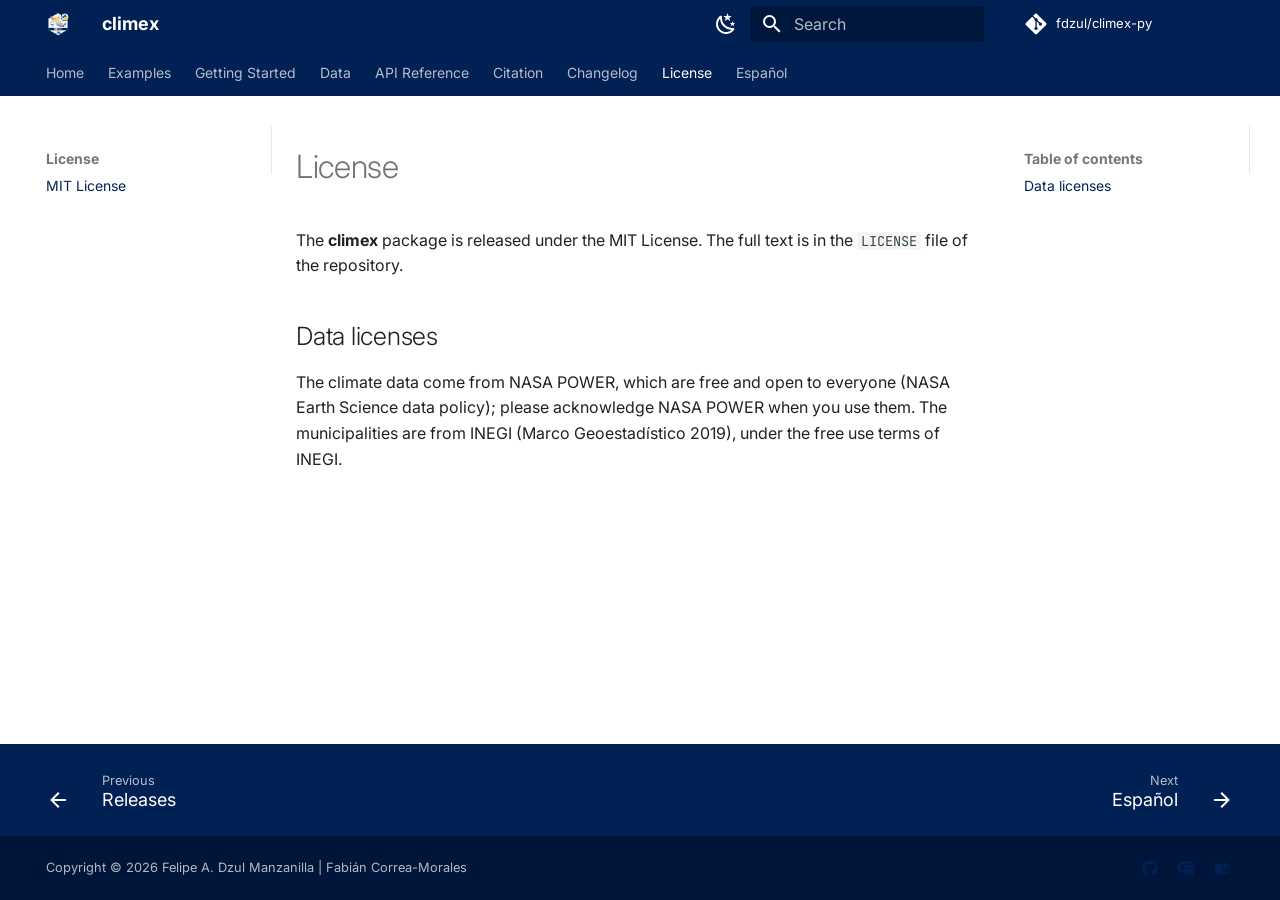
<file: license/index.html>
<!doctype html>
<html lang="en" class="no-js">
  <head>
    
      <meta charset="utf-8">
      <meta name="viewport" content="width=device-width,initial-scale=1">
      
        <meta name="description" content="Climate data of Mexico from the NASA POWER API (daily, monthly or climatological temperature, precipitation, humidity, wind and radiation for the 2,465 municipalities or any set of points).">
      
      
        <meta name="author" content="Felipe Antonio Dzul Manzanilla">
      
      
        <link rel="canonical" href="https://fdzul.github.io/climex-py/license/">
      
      
        <link rel="prev" href="../changelog/">
      
      
        <link rel="next" href="../es/">
      
      
        
      
      
      <link rel="icon" href="../assets/favicon.png">
      <meta name="generator" content="mkdocs-1.6.1, mkdocs-material-9.8.2">
    
    
      
        <title>MIT License - climex</title>
      
    
    
      <link rel="stylesheet" href="../assets/stylesheets/main.57a0d79d.min.css">
      
        
        <link rel="stylesheet" href="../assets/stylesheets/palette.fb2fffe2.min.css">
      
      


    
    
      
    
    
      
        
        
        <link rel="preconnect" href="https://fonts.gstatic.com" crossorigin>
        <link rel="stylesheet" href="https://fonts.googleapis.com/css?family=Inter:300,300i,400,400i,700,700i%7CJetBrains+Mono:400,400i,700,700i&display=fallback">
        <style>:root{--md-text-font:"Inter";--md-code-font:"JetBrains Mono"}</style>
      
    
    
      <link rel="stylesheet" href="../assets/_mkdocstrings.css">
    
      <link rel="stylesheet" href="../stylesheets/extra.css">
    
    <script>__md_scope=new URL("..",location),__md_hash=e=>[...e].reduce(((e,_)=>(e<<5)-e+_.charCodeAt(0)),0),__md_get=(e,_=localStorage,t=__md_scope)=>JSON.parse(_.getItem(t.pathname+"."+e)),__md_set=(e,_,t=localStorage,a=__md_scope)=>{try{t.setItem(a.pathname+"."+e,JSON.stringify(_))}catch(e){}}</script>
    
      

    
    
  <meta property="og:type" content="website">
  <meta property="og:site_name" content="climex">
  <meta property="og:title" content="MIT License - climex">
  <meta property="og:description" content="Climate data of Mexico from the NASA POWER API (daily, monthly or climatological temperature, precipitation, humidity, wind and radiation for the 2,465 municipalities or any set of points).">
  <meta property="og:url" content="https://fdzul.github.io/climex-py/license/">
  <meta property="og:image" content="https://fdzul.github.io/climex-py/assets/logo.png">
  <meta property="og:image:width" content="600">
  <meta property="og:image:height" content="600">
  <meta property="og:image:alt" content="climex hex logo">
  <meta name="twitter:card" content="summary">
  <meta name="twitter:image" content="https://fdzul.github.io/climex-py/assets/logo.png">

  </head>
  
  
    
    
      
    
    
    
    
    <body dir="ltr" data-md-color-scheme="default" data-md-color-primary="custom" data-md-color-accent="custom">
  
    
    <input class="md-toggle" data-md-toggle="drawer" type="checkbox" id="__drawer" autocomplete="off">
    <input class="md-toggle" data-md-toggle="search" type="checkbox" id="__search" autocomplete="off">
    <label class="md-overlay" for="__drawer"></label>
    <div data-md-component="skip">
      
        
        <a href="#license" class="md-skip">
          Skip to content
        </a>
      
    </div>
    <div data-md-component="announce">
      
    </div>
    
    
      

<header class="md-header" data-md-component="header">
  <nav class="md-header__inner md-grid" aria-label="Header">
    <a href=".." title="climex" class="md-header__button md-logo" aria-label="climex" data-md-component="logo">
      
  <img src="../assets/logo.png" alt="logo">

    </a>
    <label class="md-header__button md-icon" for="__drawer">
      
      <svg xmlns="http://www.w3.org/2000/svg" viewBox="0 0 24 24"><path d="M3 6h18v2H3zm0 5h18v2H3zm0 5h18v2H3z"/></svg>
    </label>
    <div class="md-header__title" data-md-component="header-title">
      <div class="md-header__ellipsis">
        <div class="md-header__topic">
          <span class="md-ellipsis">
            climex
          </span>
        </div>
        <div class="md-header__topic" data-md-component="header-topic">
          <span class="md-ellipsis">
            
              MIT License
            
          </span>
        </div>
      </div>
    </div>
    
      
        <form class="md-header__option" data-md-component="palette">
  
    
    
    
    <input class="md-option" data-md-color-media="" data-md-color-scheme="default" data-md-color-primary="custom" data-md-color-accent="custom"  aria-label="Dark mode"  type="radio" name="__palette" id="__palette_0">
    
      <label class="md-header__button md-icon" title="Dark mode" for="__palette_1" hidden>
        <svg xmlns="http://www.w3.org/2000/svg" viewBox="0 0 24 24"><path d="m17.75 4.09-2.53 1.94.91 3.06-2.63-1.81-2.63 1.81.91-3.06-2.53-1.94L12.44 4l1.06-3 1.06 3zm3.5 6.91-1.64 1.25.59 1.98-1.7-1.17-1.7 1.17.59-1.98L15.75 11l2.06-.05L18.5 9l.69 1.95zm-2.28 4.95c.83-.08 1.72 1.1 1.19 1.85-.32.45-.66.87-1.08 1.27C15.17 23 8.84 23 4.94 19.07c-3.91-3.9-3.91-10.24 0-14.14.4-.4.82-.76 1.27-1.08.75-.53 1.93.36 1.85 1.19-.27 2.86.69 5.83 2.89 8.02a9.96 9.96 0 0 0 8.02 2.89m-1.64 2.02a12.08 12.08 0 0 1-7.8-3.47c-2.17-2.19-3.33-5-3.49-7.82-2.81 3.14-2.7 7.96.31 10.98 3.02 3.01 7.84 3.12 10.98.31"/></svg>
      </label>
    
  
    
    
    
    <input class="md-option" data-md-color-media="" data-md-color-scheme="slate" data-md-color-primary="custom" data-md-color-accent="custom"  aria-label="Light mode"  type="radio" name="__palette" id="__palette_1">
    
      <label class="md-header__button md-icon" title="Light mode" for="__palette_0" hidden>
        <svg xmlns="http://www.w3.org/2000/svg" viewBox="0 0 24 24"><path d="M12 7a5 5 0 0 1 5 5 5 5 0 0 1-5 5 5 5 0 0 1-5-5 5 5 0 0 1 5-5m0 2a3 3 0 0 0-3 3 3 3 0 0 0 3 3 3 3 0 0 0 3-3 3 3 0 0 0-3-3m0-7 2.39 3.42C13.65 5.15 12.84 5 12 5s-1.65.15-2.39.42zM3.34 7l4.16-.35A7.2 7.2 0 0 0 5.94 8.5c-.44.74-.69 1.5-.83 2.29zm.02 10 1.76-3.77a7.131 7.131 0 0 0 2.38 4.14zM20.65 7l-1.77 3.79a7.02 7.02 0 0 0-2.38-4.15zm-.01 10-4.14.36c.59-.51 1.12-1.14 1.54-1.86.42-.73.69-1.5.83-2.29zM12 22l-2.41-3.44c.74.27 1.55.44 2.41.44.82 0 1.63-.17 2.37-.44z"/></svg>
      </label>
    
  
</form>
      
    
    
      <script>var palette=__md_get("__palette");if(palette&&palette.color){if("(prefers-color-scheme)"===palette.color.media){var media=matchMedia("(prefers-color-scheme: light)"),input=document.querySelector(media.matches?"[data-md-color-media='(prefers-color-scheme: light)']":"[data-md-color-media='(prefers-color-scheme: dark)']");palette.color.media=input.getAttribute("data-md-color-media"),palette.color.scheme=input.getAttribute("data-md-color-scheme"),palette.color.primary=input.getAttribute("data-md-color-primary"),palette.color.accent=input.getAttribute("data-md-color-accent")}for(var[key,value]of Object.entries(palette.color))document.body.setAttribute("data-md-color-"+key,value)}</script>
    
    
    
      
      
        <label class="md-header__button md-icon" for="__search">
          
          <svg xmlns="http://www.w3.org/2000/svg" viewBox="0 0 24 24"><path d="M9.5 3A6.5 6.5 0 0 1 16 9.5c0 1.61-.59 3.09-1.56 4.23l.27.27h.79l5 5-1.5 1.5-5-5v-.79l-.27-.27A6.52 6.52 0 0 1 9.5 16 6.5 6.5 0 0 1 3 9.5 6.5 6.5 0 0 1 9.5 3m0 2C7 5 5 7 5 9.5S7 14 9.5 14 14 12 14 9.5 12 5 9.5 5"/></svg>
        </label>
        <div class="md-search" data-md-component="search" role="dialog">
  <label class="md-search__overlay" for="__search"></label>
  <div class="md-search__inner" role="search">
    <form class="md-search__form" name="search">
      <input type="text" class="md-search__input" name="query" aria-label="Search" placeholder="Search" autocapitalize="off" autocorrect="off" autocomplete="off" spellcheck="false" data-md-component="search-query" required>
      <label class="md-search__icon md-icon" for="__search">
        
        <svg xmlns="http://www.w3.org/2000/svg" viewBox="0 0 24 24"><path d="M9.5 3A6.5 6.5 0 0 1 16 9.5c0 1.61-.59 3.09-1.56 4.23l.27.27h.79l5 5-1.5 1.5-5-5v-.79l-.27-.27A6.52 6.52 0 0 1 9.5 16 6.5 6.5 0 0 1 3 9.5 6.5 6.5 0 0 1 9.5 3m0 2C7 5 5 7 5 9.5S7 14 9.5 14 14 12 14 9.5 12 5 9.5 5"/></svg>
        
        <svg xmlns="http://www.w3.org/2000/svg" viewBox="0 0 24 24"><path d="M20 11v2H8l5.5 5.5-1.42 1.42L4.16 12l7.92-7.92L13.5 5.5 8 11z"/></svg>
      </label>
      <nav class="md-search__options" aria-label="Search">
        
          <a href="javascript:void(0)" class="md-search__icon md-icon" title="Share" aria-label="Share" data-clipboard data-clipboard-text="" data-md-component="search-share" tabindex="-1">
            
            <svg xmlns="http://www.w3.org/2000/svg" viewBox="0 0 24 24"><path d="M18 16.08c-.76 0-1.44.3-1.96.77L8.91 12.7c.05-.23.09-.46.09-.7s-.04-.47-.09-.7l7.05-4.11c.54.5 1.25.81 2.04.81a3 3 0 0 0 3-3 3 3 0 0 0-3-3 3 3 0 0 0-3 3c0 .24.04.47.09.7L8.04 9.81C7.5 9.31 6.79 9 6 9a3 3 0 0 0-3 3 3 3 0 0 0 3 3c.79 0 1.5-.31 2.04-.81l7.12 4.15c-.05.21-.08.43-.08.66 0 1.61 1.31 2.91 2.92 2.91s2.92-1.3 2.92-2.91A2.92 2.92 0 0 0 18 16.08"/></svg>
          </a>
        
        <button type="reset" class="md-search__icon md-icon" title="Clear" aria-label="Clear" tabindex="-1">
          
          <svg xmlns="http://www.w3.org/2000/svg" viewBox="0 0 24 24"><path d="M19 6.41 17.59 5 12 10.59 6.41 5 5 6.41 10.59 12 5 17.59 6.41 19 12 13.41 17.59 19 19 17.59 13.41 12z"/></svg>
        </button>
      </nav>
      
        <div class="md-search__suggest" data-md-component="search-suggest"></div>
      
    </form>
    <div class="md-search__output">
      <div class="md-search__scrollwrap" tabindex="0" data-md-scrollfix>
        <div class="md-search-result" data-md-component="search-result">
          <div class="md-search-result__meta">
            Initializing search
          </div>
          <ol class="md-search-result__list" role="presentation"></ol>
        </div>
      </div>
    </div>
  </div>
</div>
      
    
    
      <div class="md-header__source">
        <a href="https://github.com/fdzul/climex-py" title="Go to repository" class="md-source" data-md-component="source">
  <div class="md-source__icon md-icon">
    
    <svg xmlns="http://www.w3.org/2000/svg" viewBox="0 0 448 512"><!--! Font Awesome Free 7.1.0 by @fontawesome - https://fontawesome.com License - https://fontawesome.com/license/free (Icons: CC BY 4.0, Fonts: SIL OFL 1.1, Code: MIT License) Copyright 2025 Fonticons, Inc.--><path d="M439.6 236.1 244 40.5c-5.4-5.5-12.8-8.5-20.4-8.5s-15 3-20.4 8.4L162.5 81l51.5 51.5c27.1-9.1 52.7 16.8 43.4 43.7l49.7 49.7c34.2-11.8 61.2 31 35.5 56.7-26.5 26.5-70.2-2.9-56-37.3L240.3 199v121.9c25.3 12.5 22.3 41.8 9.1 55-6.4 6.4-15.2 10.1-24.3 10.1s-17.8-3.6-24.3-10.1c-17.6-17.6-11.1-46.9 11.2-56v-123c-20.8-8.5-24.6-30.7-18.6-45L142.6 101 8.5 235.1C3 240.6 0 247.9 0 255.5s3 15 8.5 20.4l195.6 195.7c5.4 5.4 12.7 8.4 20.4 8.4s15-3 20.4-8.4l194.7-194.7c5.4-5.4 8.4-12.8 8.4-20.4s-3-15-8.4-20.4"/></svg>
  </div>
  <div class="md-source__repository">
    fdzul/climex-py
  </div>
</a>
      </div>
    
  </nav>
  
</header>
    
    <div class="md-container" data-md-component="container">
      
      
        
          
            
<nav class="md-tabs" aria-label="Tabs" data-md-component="tabs">
  <div class="md-grid">
    <ul class="md-tabs__list">
      
        
  
  
  
  
    <li class="md-tabs__item">
      <a href=".." class="md-tabs__link">
        
  
  
    
  
  Home

      </a>
    </li>
  

      
        
  
  
  
  
    <li class="md-tabs__item">
      <a href="../examples/" class="md-tabs__link">
        
  
  
    
  
  Examples

      </a>
    </li>
  

      
        
  
  
  
  
    
    
      <li class="md-tabs__item">
        <a href="../quickstart/" class="md-tabs__link">
          
  
  
    
  
  Getting Started

        </a>
      </li>
    
  

      
        
  
  
  
  
    
    
      <li class="md-tabs__item">
        <a href="../data/" class="md-tabs__link">
          
  
  
    
  
  Data

        </a>
      </li>
    
  

      
        
  
  
  
  
    
    
      <li class="md-tabs__item">
        <a href="../reference/" class="md-tabs__link">
          
  
  
    
  
  API Reference

        </a>
      </li>
    
  

      
        
  
  
  
  
    
    
      <li class="md-tabs__item">
        <a href="../citation/" class="md-tabs__link">
          
  
  
    
  
  Citation

        </a>
      </li>
    
  

      
        
  
  
  
  
    
    
      <li class="md-tabs__item">
        <a href="../changelog/" class="md-tabs__link">
          
  
  
    
  
  Changelog

        </a>
      </li>
    
  

      
        
  
  
  
    
  
  
    
    
      <li class="md-tabs__item md-tabs__item--active">
        <a href="./" class="md-tabs__link">
          
  
  
    
  
  License

        </a>
      </li>
    
  

      
        
  
  
  
  
    <li class="md-tabs__item">
      <a href="../es/" class="md-tabs__link">
        
  
  
    
  
  Español

      </a>
    </li>
  

      
    </ul>
  </div>
</nav>
          
        
      
      <main class="md-main" data-md-component="main">
        <div class="md-main__inner md-grid">
          
            
              
              <div class="md-sidebar md-sidebar--primary" data-md-component="sidebar" data-md-type="navigation" >
                <div class="md-sidebar__scrollwrap">
                  <div class="md-sidebar__inner">
                    


  


<nav class="md-nav md-nav--primary md-nav--lifted" aria-label="Navigation" data-md-level="0">
  <label class="md-nav__title" for="__drawer">
    <a href=".." title="climex" class="md-nav__button md-logo" aria-label="climex" data-md-component="logo">
      
  <img src="../assets/logo.png" alt="logo">

    </a>
    climex
  </label>
  
    <div class="md-nav__source">
      <a href="https://github.com/fdzul/climex-py" title="Go to repository" class="md-source" data-md-component="source">
  <div class="md-source__icon md-icon">
    
    <svg xmlns="http://www.w3.org/2000/svg" viewBox="0 0 448 512"><!--! Font Awesome Free 7.1.0 by @fontawesome - https://fontawesome.com License - https://fontawesome.com/license/free (Icons: CC BY 4.0, Fonts: SIL OFL 1.1, Code: MIT License) Copyright 2025 Fonticons, Inc.--><path d="M439.6 236.1 244 40.5c-5.4-5.5-12.8-8.5-20.4-8.5s-15 3-20.4 8.4L162.5 81l51.5 51.5c27.1-9.1 52.7 16.8 43.4 43.7l49.7 49.7c34.2-11.8 61.2 31 35.5 56.7-26.5 26.5-70.2-2.9-56-37.3L240.3 199v121.9c25.3 12.5 22.3 41.8 9.1 55-6.4 6.4-15.2 10.1-24.3 10.1s-17.8-3.6-24.3-10.1c-17.6-17.6-11.1-46.9 11.2-56v-123c-20.8-8.5-24.6-30.7-18.6-45L142.6 101 8.5 235.1C3 240.6 0 247.9 0 255.5s3 15 8.5 20.4l195.6 195.7c5.4 5.4 12.7 8.4 20.4 8.4s15-3 20.4-8.4l194.7-194.7c5.4-5.4 8.4-12.8 8.4-20.4s-3-15-8.4-20.4"/></svg>
  </div>
  <div class="md-source__repository">
    fdzul/climex-py
  </div>
</a>
    </div>
  
  <ul class="md-nav__list" data-md-scrollfix>
    
      
      
  
  
  
  
    <li class="md-nav__item">
      <a href=".." class="md-nav__link">
        
  
  
  <span class="md-ellipsis">
    
  
    Home
  

    
  </span>
  
  

      </a>
    </li>
  

    
      
      
  
  
  
  
    <li class="md-nav__item">
      <a href="../examples/" class="md-nav__link">
        
  
  
  <span class="md-ellipsis">
    
  
    Examples
  

    
  </span>
  
  

      </a>
    </li>
  

    
      
      
  
  
  
  
    
    
      
        
      
    
    
    
      
      
        
      
    
    
    <li class="md-nav__item md-nav__item--nested">
      
        
        
          
        
        <input class="md-nav__toggle md-toggle md-toggle--indeterminate" type="checkbox" id="__nav_3" >
        
          
          <label class="md-nav__link" for="__nav_3" id="__nav_3_label" tabindex="0">
            
  
  
  <span class="md-ellipsis">
    
  
    Getting Started
  

    
  </span>
  
  

            <span class="md-nav__icon md-icon"></span>
          </label>
        
        <nav class="md-nav" data-md-level="1" aria-labelledby="__nav_3_label" aria-expanded="false">
          <label class="md-nav__title" for="__nav_3">
            <span class="md-nav__icon md-icon"></span>
            
  
    Getting Started
  

          </label>
          <ul class="md-nav__list" data-md-scrollfix>
            
              
                
  
  
  
  
    <li class="md-nav__item">
      <a href="../quickstart/" class="md-nav__link">
        
  
  
  <span class="md-ellipsis">
    
  
    Quick Start
  

    
  </span>
  
  

      </a>
    </li>
  

              
            
          </ul>
        </nav>
      
    </li>
  

    
      
      
  
  
  
  
    
    
      
        
      
    
    
    
      
      
        
      
    
    
    <li class="md-nav__item md-nav__item--nested">
      
        
        
          
        
        <input class="md-nav__toggle md-toggle md-toggle--indeterminate" type="checkbox" id="__nav_4" >
        
          
          <label class="md-nav__link" for="__nav_4" id="__nav_4_label" tabindex="0">
            
  
  
  <span class="md-ellipsis">
    
  
    Data
  

    
  </span>
  
  

            <span class="md-nav__icon md-icon"></span>
          </label>
        
        <nav class="md-nav" data-md-level="1" aria-labelledby="__nav_4_label" aria-expanded="false">
          <label class="md-nav__title" for="__nav_4">
            <span class="md-nav__icon md-icon"></span>
            
  
    Data
  

          </label>
          <ul class="md-nav__list" data-md-scrollfix>
            
              
                
  
  
  
  
    <li class="md-nav__item">
      <a href="../data/" class="md-nav__link">
        
  
  
  <span class="md-ellipsis">
    
  
    Municipalities and parameters
  

    
  </span>
  
  

      </a>
    </li>
  

              
            
          </ul>
        </nav>
      
    </li>
  

    
      
      
  
  
  
  
    
    
      
        
      
    
    
    
      
      
        
      
    
    
    <li class="md-nav__item md-nav__item--nested">
      
        
        
          
        
        <input class="md-nav__toggle md-toggle md-toggle--indeterminate" type="checkbox" id="__nav_5" >
        
          
          <label class="md-nav__link" for="__nav_5" id="__nav_5_label" tabindex="0">
            
  
  
  <span class="md-ellipsis">
    
  
    API Reference
  

    
  </span>
  
  

            <span class="md-nav__icon md-icon"></span>
          </label>
        
        <nav class="md-nav" data-md-level="1" aria-labelledby="__nav_5_label" aria-expanded="false">
          <label class="md-nav__title" for="__nav_5">
            <span class="md-nav__icon md-icon"></span>
            
  
    API Reference
  

          </label>
          <ul class="md-nav__list" data-md-scrollfix>
            
              
                
  
  
  
  
    <li class="md-nav__item">
      <a href="../reference/" class="md-nav__link">
        
  
  
  <span class="md-ellipsis">
    
  
    Functions
  

    
  </span>
  
  

      </a>
    </li>
  

              
            
          </ul>
        </nav>
      
    </li>
  

    
      
      
  
  
  
  
    
    
      
        
      
    
    
    
      
      
        
      
    
    
    <li class="md-nav__item md-nav__item--nested">
      
        
        
          
        
        <input class="md-nav__toggle md-toggle md-toggle--indeterminate" type="checkbox" id="__nav_6" >
        
          
          <label class="md-nav__link" for="__nav_6" id="__nav_6_label" tabindex="0">
            
  
  
  <span class="md-ellipsis">
    
  
    Citation
  

    
  </span>
  
  

            <span class="md-nav__icon md-icon"></span>
          </label>
        
        <nav class="md-nav" data-md-level="1" aria-labelledby="__nav_6_label" aria-expanded="false">
          <label class="md-nav__title" for="__nav_6">
            <span class="md-nav__icon md-icon"></span>
            
  
    Citation
  

          </label>
          <ul class="md-nav__list" data-md-scrollfix>
            
              
                
  
  
  
  
    <li class="md-nav__item">
      <a href="../citation/" class="md-nav__link">
        
  
  
  <span class="md-ellipsis">
    
  
    How to Cite
  

    
  </span>
  
  

      </a>
    </li>
  

              
            
          </ul>
        </nav>
      
    </li>
  

    
      
      
  
  
  
  
    
    
      
        
      
    
    
    
      
      
        
      
    
    
    <li class="md-nav__item md-nav__item--nested">
      
        
        
          
        
        <input class="md-nav__toggle md-toggle md-toggle--indeterminate" type="checkbox" id="__nav_7" >
        
          
          <label class="md-nav__link" for="__nav_7" id="__nav_7_label" tabindex="0">
            
  
  
  <span class="md-ellipsis">
    
  
    Changelog
  

    
  </span>
  
  

            <span class="md-nav__icon md-icon"></span>
          </label>
        
        <nav class="md-nav" data-md-level="1" aria-labelledby="__nav_7_label" aria-expanded="false">
          <label class="md-nav__title" for="__nav_7">
            <span class="md-nav__icon md-icon"></span>
            
  
    Changelog
  

          </label>
          <ul class="md-nav__list" data-md-scrollfix>
            
              
                
  
  
  
  
    <li class="md-nav__item">
      <a href="../changelog/" class="md-nav__link">
        
  
  
  <span class="md-ellipsis">
    
  
    Releases
  

    
  </span>
  
  

      </a>
    </li>
  

              
            
          </ul>
        </nav>
      
    </li>
  

    
      
      
  
  
    
  
  
  
    
    
      
        
      
    
    
    
      
        
        
      
      
        
      
    
    
    <li class="md-nav__item md-nav__item--active md-nav__item--section md-nav__item--nested">
      
        
        
        <input class="md-nav__toggle md-toggle " type="checkbox" id="__nav_8" checked>
        
          
          <label class="md-nav__link" for="__nav_8" id="__nav_8_label" tabindex="">
            
  
  
  <span class="md-ellipsis">
    
  
    License
  

    
  </span>
  
  

            <span class="md-nav__icon md-icon"></span>
          </label>
        
        <nav class="md-nav" data-md-level="1" aria-labelledby="__nav_8_label" aria-expanded="true">
          <label class="md-nav__title" for="__nav_8">
            <span class="md-nav__icon md-icon"></span>
            
  
    License
  

          </label>
          <ul class="md-nav__list" data-md-scrollfix>
            
              
                
  
  
    
  
  
  
    <li class="md-nav__item md-nav__item--active">
      
      <input class="md-nav__toggle md-toggle" type="checkbox" id="__toc">
      
      
        
      
      
        <label class="md-nav__link md-nav__link--active" for="__toc">
          
  
  
  <span class="md-ellipsis">
    
  
    MIT License
  

    
  </span>
  
  

          <span class="md-nav__icon md-icon"></span>
        </label>
      
      <a href="./" class="md-nav__link md-nav__link--active">
        
  
  
  <span class="md-ellipsis">
    
  
    MIT License
  

    
  </span>
  
  

      </a>
      
        

<nav class="md-nav md-nav--secondary" aria-label="Table of contents">
  
  
  
    
  
  
    <label class="md-nav__title" for="__toc">
      <span class="md-nav__icon md-icon"></span>
      Table of contents
    </label>
    <ul class="md-nav__list" data-md-component="toc" data-md-scrollfix>
      
        <li class="md-nav__item">
  <a href="#data-licenses" class="md-nav__link">
    <span class="md-ellipsis">
      
        Data licenses
      
    </span>
  </a>
  
</li>
      
    </ul>
  
</nav>
      
    </li>
  

              
            
          </ul>
        </nav>
      
    </li>
  

    
      
      
  
  
  
  
    <li class="md-nav__item">
      <a href="../es/" class="md-nav__link">
        
  
  
  <span class="md-ellipsis">
    
  
    Español
  

    
  </span>
  
  

      </a>
    </li>
  

    
  </ul>
</nav>
                  </div>
                </div>
              </div>
            
            
              
              <div class="md-sidebar md-sidebar--secondary" data-md-component="sidebar" data-md-type="toc" >
                <div class="md-sidebar__scrollwrap">
                  <div class="md-sidebar__inner">
                    

<nav class="md-nav md-nav--secondary" aria-label="Table of contents">
  
  
  
    
  
  
    <label class="md-nav__title" for="__toc">
      <span class="md-nav__icon md-icon"></span>
      Table of contents
    </label>
    <ul class="md-nav__list" data-md-component="toc" data-md-scrollfix>
      
        <li class="md-nav__item">
  <a href="#data-licenses" class="md-nav__link">
    <span class="md-ellipsis">
      
        Data licenses
      
    </span>
  </a>
  
</li>
      
    </ul>
  
</nav>
                  </div>
                </div>
              </div>
            
          
          
            <div class="md-content" data-md-component="content">
              
              <article class="md-content__inner md-typeset">
                
                  


  
  


<h1 id="license">License<a class="headerlink" href="#license" title="Permanent link">&para;</a></h1>
<p>The <strong>climex</strong> package is released under the MIT License. The full text is
in the <code>LICENSE</code> file of the repository.</p>
<h2 id="data-licenses">Data licenses<a class="headerlink" href="#data-licenses" title="Permanent link">&para;</a></h2>
<p>The climate data come from NASA POWER, which are free and open to everyone
(NASA Earth Science data policy); please acknowledge NASA POWER when you use
them. The municipalities are from INEGI (Marco Geoestadístico 2019), under
the free use terms of INEGI.</p>












                
              </article>
            </div>
          
          
  <script>var tabs=__md_get("__tabs");if(Array.isArray(tabs))e:for(var set of document.querySelectorAll(".tabbed-set")){var labels=set.querySelector(".tabbed-labels");for(var tab of tabs)for(var label of labels.getElementsByTagName("label"))if(label.innerText.trim()===tab){var input=document.getElementById(label.htmlFor);input.checked=!0;continue e}}</script>

<script>var target=document.getElementById(location.hash.slice(1));target&&target.name&&(target.checked=target.name.startsWith("__tabbed_"))</script>
        </div>
        
          <button type="button" class="md-top md-icon" data-md-component="top" hidden>
  
  <svg xmlns="http://www.w3.org/2000/svg" viewBox="0 0 24 24"><path d="M13 20h-2V8l-5.5 5.5-1.42-1.42L12 4.16l7.92 7.92-1.42 1.42L13 8z"/></svg>
  Back to top
</button>
        
      </main>
      
        <footer class="md-footer">
  
    
      
      <nav class="md-footer__inner md-grid" aria-label="Footer" >
        
          
          <a href="../changelog/" class="md-footer__link md-footer__link--prev" aria-label="Previous: Releases">
            <div class="md-footer__button md-icon">
              
              <svg xmlns="http://www.w3.org/2000/svg" viewBox="0 0 24 24"><path d="M20 11v2H8l5.5 5.5-1.42 1.42L4.16 12l7.92-7.92L13.5 5.5 8 11z"/></svg>
            </div>
            <div class="md-footer__title">
              <span class="md-footer__direction">
                Previous
              </span>
              <div class="md-ellipsis">
                Releases
              </div>
            </div>
          </a>
        
        
          
          <a href="../es/" class="md-footer__link md-footer__link--next" aria-label="Next: Español">
            <div class="md-footer__title">
              <span class="md-footer__direction">
                Next
              </span>
              <div class="md-ellipsis">
                Español
              </div>
            </div>
            <div class="md-footer__button md-icon">
              
              <svg xmlns="http://www.w3.org/2000/svg" viewBox="0 0 24 24"><path d="M4 11v2h12l-5.5 5.5 1.42 1.42L19.84 12l-7.92-7.92L10.5 5.5 16 11z"/></svg>
            </div>
          </a>
        
      </nav>
    
  
  <div class="md-footer-meta md-typeset">
    <div class="md-footer-meta__inner md-grid">
      <div class="md-copyright">
  
    <div class="md-copyright__highlight">
      Copyright © 2026 Felipe A. Dzul Manzanilla | Fabián Correa-Morales
    </div>
  
  
</div>
      
        
<div class="md-social">
  
    
    
    
    
      
      
    
    <a href="https://github.com/fdzul" target="_blank" rel="noopener" title="github.com" class="md-social__link">
      <svg xmlns="http://www.w3.org/2000/svg" viewBox="0 0 512 512"><!--! Font Awesome Free 7.1.0 by @fontawesome - https://fontawesome.com License - https://fontawesome.com/license/free (Icons: CC BY 4.0, Fonts: SIL OFL 1.1, Code: MIT License) Copyright 2025 Fonticons, Inc.--><path d="M173.9 397.4c0 2-2.3 3.6-5.2 3.6-3.3.3-5.6-1.3-5.6-3.6 0-2 2.3-3.6 5.2-3.6 3-.3 5.6 1.3 5.6 3.6m-31.1-4.5c-.7 2 1.3 4.3 4.3 4.9 2.6 1 5.6 0 6.2-2s-1.3-4.3-4.3-5.2c-2.6-.7-5.5.3-6.2 2.3m44.2-1.7c-2.9.7-4.9 2.6-4.6 4.9.3 2 2.9 3.3 5.9 2.6 2.9-.7 4.9-2.6 4.6-4.6-.3-1.9-3-3.2-5.9-2.9M252.8 8C114.1 8 8 113.3 8 252c0 110.9 69.8 205.8 169.5 239.2 12.8 2.3 17.3-5.6 17.3-12.1 0-6.2-.3-40.4-.3-61.4 0 0-70 15-84.7-29.8 0 0-11.4-29.1-27.8-36.6 0 0-22.9-15.7 1.6-15.4 0 0 24.9 2 38.6 25.8 21.9 38.6 58.6 27.5 72.9 20.9 2.3-16 8.8-27.1 16-33.7-55.9-6.2-112.3-14.3-112.3-110.5 0-27.5 7.6-41.3 23.6-58.9-2.6-6.5-11.1-33.3 2.6-67.9 20.9-6.5 69 27 69 27 20-5.6 41.5-8.5 62.8-8.5s42.8 2.9 62.8 8.5c0 0 48.1-33.6 69-27 13.7 34.7 5.2 61.4 2.6 67.9 16 17.7 25.8 31.5 25.8 58.9 0 96.5-58.9 104.2-114.8 110.5 9.2 7.9 17 22.9 17 46.4 0 33.7-.3 75.4-.3 83.6 0 6.5 4.6 14.4 17.3 12.1C436.2 457.8 504 362.9 504 252 504 113.3 391.5 8 252.8 8M105.2 352.9c-1.3 1-1 3.3.7 5.2 1.6 1.6 3.9 2.3 5.2 1 1.3-1 1-3.3-.7-5.2-1.6-1.6-3.9-2.3-5.2-1m-10.8-8.1c-.7 1.3.3 2.9 2.3 3.9 1.6 1 3.6.7 4.3-.7.7-1.3-.3-2.9-2.3-3.9-2-.6-3.6-.3-4.3.7m32.4 35.6c-1.6 1.3-1 4.3 1.3 6.2 2.3 2.3 5.2 2.6 6.5 1 1.3-1.3.7-4.3-1.3-6.2-2.2-2.3-5.2-2.6-6.5-1m-11.4-14.7c-1.6 1-1.6 3.6 0 5.9s4.3 3.3 5.6 2.3c1.6-1.3 1.6-3.9 0-6.2-1.4-2.3-4-3.3-5.6-2"/></svg>
    </a>
  
    
    
    
    
      
      
    
    <a href="https://github.com/fdzul/climex" target="_blank" rel="noopener" title="github.com" class="md-social__link">
      <svg xmlns="http://www.w3.org/2000/svg" viewBox="0 0 576 512"><!--! Font Awesome Free 7.1.0 by @fontawesome - https://fontawesome.com License - https://fontawesome.com/license/free (Icons: CC BY 4.0, Fonts: SIL OFL 1.1, Code: MIT License) Copyright 2025 Fonticons, Inc.--><path d="M578.5 226.6C578.5 119.1 448.4 32 288 32S-2.5 119.1-2.5 226.6c0 95.8 103.3 175.4 239.4 191.5V480H336v-61.5c24.3-2.7 47.6-7.4 69.4-13.9l40.1 75.4h112l-67.4-113.7c54.5-35.4 88.4-84.9 88.4-139.7m-466.8 14.5c0-73.5 98.9-133 220.8-133s211.9 40.7 211.9 133c0 50.1-26.5 85-70.3 106.4-2.4-1.6-4.7-2.9-6.4-3.7-10.2-5.2-27.8-10.5-27.8-10.5s86.6-6.4 86.6-92.7-90.6-87.9-90.6-87.9h-199V361c-74.1-21.5-125.2-67.1-125.2-119.9m225.1 38.3v-55.6c57.8 0 87.8-6.8 87.8 27.3 0 36.5-38.2 28.3-87.8 28.3m-.9 72.5h26.6c10.8 0 18.9 11.7 24 19.2-16.1 1.9-33 2.8-50.6 2.9z"/></svg>
    </a>
  
    
    
    
    
    <a href="citation/" target="_blank" rel="noopener" title="" class="md-social__link">
      <svg xmlns="http://www.w3.org/2000/svg" viewBox="0 0 24 24"><path d="m19 2-5 4.5v11l5-4.5zM6.5 5C4.55 5 2.45 5.4 1 6.5v14.66c0 .25.25.5.5.5.1 0 .15-.07.25-.07 1.35-.65 3.3-1.09 4.75-1.09 1.95 0 4.05.4 5.5 1.5 1.35-.85 3.8-1.5 5.5-1.5 1.65 0 3.35.31 4.75 1.06.1.05.15.03.25.03.25 0 .5-.25.5-.5V6.5c-.6-.45-1.25-.75-2-1V19c-1.1-.35-2.3-.5-3.5-.5-1.7 0-4.15.65-5.5 1.5V6.5C10.55 5.4 8.45 5 6.5 5"/></svg>
    </a>
  
</div>
      
    </div>
  </div>
</footer>
      
    </div>
    <div class="md-dialog" data-md-component="dialog">
      <div class="md-dialog__inner md-typeset"></div>
    </div>
    
      <div class="md-progress" data-md-component="progress" role="progressbar"></div>
    
    
    
      
      
      <script id="__config" type="application/json">{"annotate": null, "base": "..", "features": ["navigation.instant", "navigation.instant.progress", "navigation.tabs", "navigation.sections", "navigation.expand", "navigation.top", "navigation.footer", "navigation.indexes", "search.highlight", "search.share", "search.suggest", "toc.follow", "content.code.copy", "content.code.annotate", "content.tabs.link"], "search": "../assets/javascripts/workers/search.a7633da7.min.js", "tags": null, "translations": {"clipboard.copied": "Copied to clipboard", "clipboard.copy": "Copy to clipboard", "search.result.more.one": "1 more on this page", "search.result.more.other": "# more on this page", "search.result.none": "No matching documents", "search.result.one": "1 matching document", "search.result.other": "# matching documents", "search.result.placeholder": "Type to start searching", "search.result.term.missing": "Missing", "select.version": "Select version"}, "version": null}</script>
    
    
      <script src="../assets/javascripts/bundle.a5f9d56c.min.js"></script>
      
    
  </body>
</html>
</file>
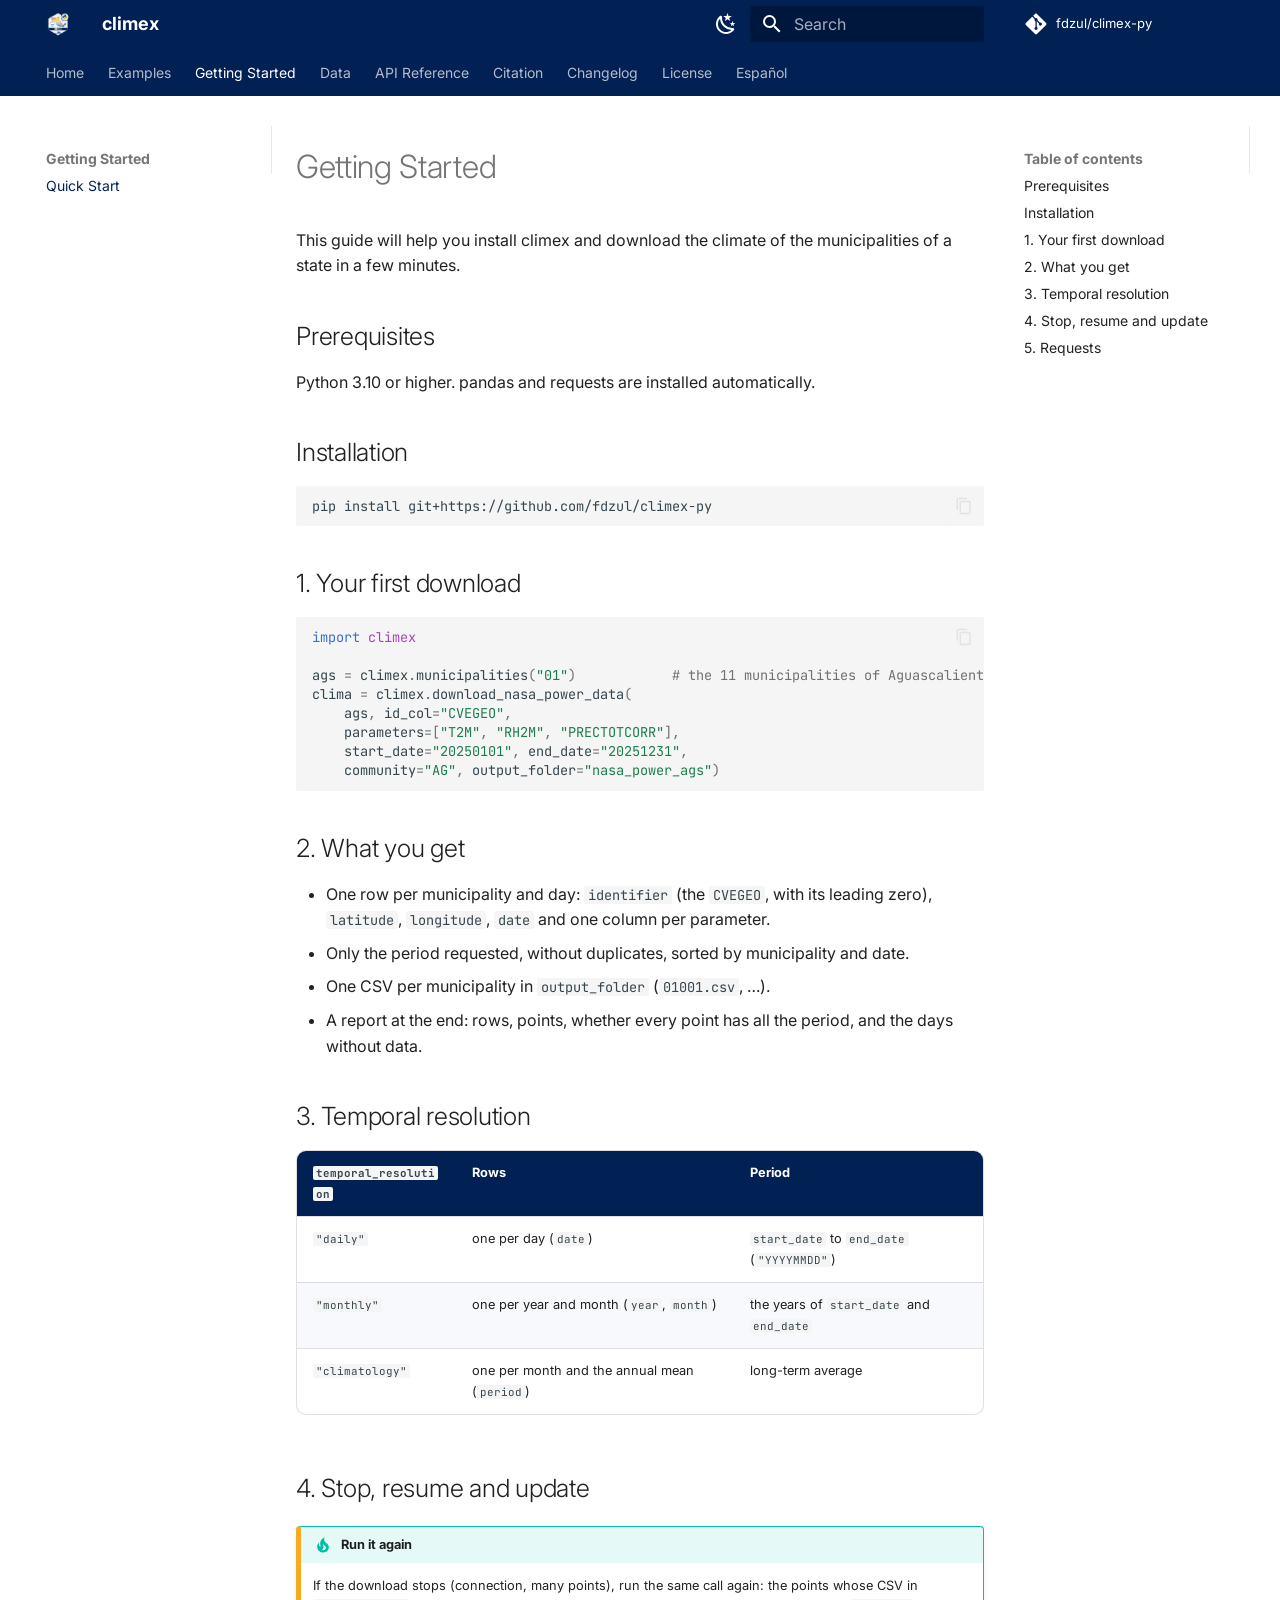
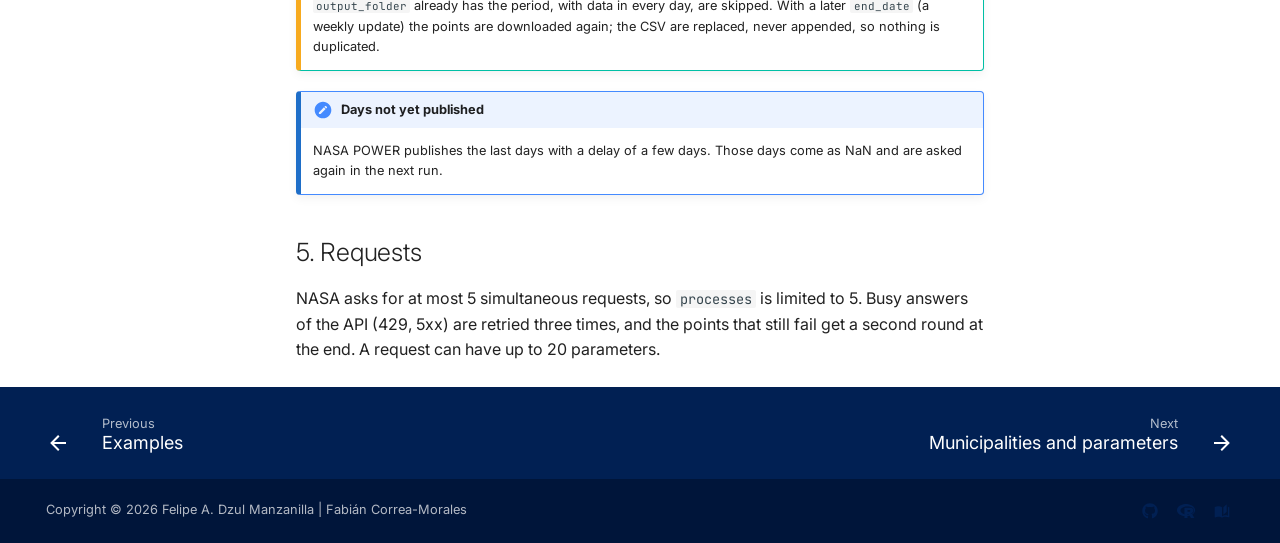
<file: quickstart/index.html>
<!doctype html>
<html lang="en" class="no-js">
  <head>
    
      <meta charset="utf-8">
      <meta name="viewport" content="width=device-width,initial-scale=1">
      
        <meta name="description" content="Climate data of Mexico from the NASA POWER API (daily, monthly or climatological temperature, precipitation, humidity, wind and radiation for the 2,465 municipalities or any set of points).">
      
      
        <meta name="author" content="Felipe Antonio Dzul Manzanilla">
      
      
        <link rel="canonical" href="https://fdzul.github.io/climex-py/quickstart/">
      
      
        <link rel="prev" href="../examples/">
      
      
        <link rel="next" href="../data/">
      
      
        
      
      
      <link rel="icon" href="../assets/favicon.png">
      <meta name="generator" content="mkdocs-1.6.1, mkdocs-material-9.8.2">
    
    
      
        <title>Quick Start - climex</title>
      
    
    
      <link rel="stylesheet" href="../assets/stylesheets/main.57a0d79d.min.css">
      
        
        <link rel="stylesheet" href="../assets/stylesheets/palette.fb2fffe2.min.css">
      
      


    
    
      
    
    
      
        
        
        <link rel="preconnect" href="https://fonts.gstatic.com" crossorigin>
        <link rel="stylesheet" href="https://fonts.googleapis.com/css?family=Inter:300,300i,400,400i,700,700i%7CJetBrains+Mono:400,400i,700,700i&display=fallback">
        <style>:root{--md-text-font:"Inter";--md-code-font:"JetBrains Mono"}</style>
      
    
    
      <link rel="stylesheet" href="../assets/_mkdocstrings.css">
    
      <link rel="stylesheet" href="../stylesheets/extra.css">
    
    <script>__md_scope=new URL("..",location),__md_hash=e=>[...e].reduce(((e,_)=>(e<<5)-e+_.charCodeAt(0)),0),__md_get=(e,_=localStorage,t=__md_scope)=>JSON.parse(_.getItem(t.pathname+"."+e)),__md_set=(e,_,t=localStorage,a=__md_scope)=>{try{t.setItem(a.pathname+"."+e,JSON.stringify(_))}catch(e){}}</script>
    
      

    
    
  <meta property="og:type" content="website">
  <meta property="og:site_name" content="climex">
  <meta property="og:title" content="Quick Start - climex">
  <meta property="og:description" content="Climate data of Mexico from the NASA POWER API (daily, monthly or climatological temperature, precipitation, humidity, wind and radiation for the 2,465 municipalities or any set of points).">
  <meta property="og:url" content="https://fdzul.github.io/climex-py/quickstart/">
  <meta property="og:image" content="https://fdzul.github.io/climex-py/assets/logo.png">
  <meta property="og:image:width" content="600">
  <meta property="og:image:height" content="600">
  <meta property="og:image:alt" content="climex hex logo">
  <meta name="twitter:card" content="summary">
  <meta name="twitter:image" content="https://fdzul.github.io/climex-py/assets/logo.png">

  </head>
  
  
    
    
      
    
    
    
    
    <body dir="ltr" data-md-color-scheme="default" data-md-color-primary="custom" data-md-color-accent="custom">
  
    
    <input class="md-toggle" data-md-toggle="drawer" type="checkbox" id="__drawer" autocomplete="off">
    <input class="md-toggle" data-md-toggle="search" type="checkbox" id="__search" autocomplete="off">
    <label class="md-overlay" for="__drawer"></label>
    <div data-md-component="skip">
      
        
        <a href="#getting-started" class="md-skip">
          Skip to content
        </a>
      
    </div>
    <div data-md-component="announce">
      
    </div>
    
    
      

<header class="md-header" data-md-component="header">
  <nav class="md-header__inner md-grid" aria-label="Header">
    <a href=".." title="climex" class="md-header__button md-logo" aria-label="climex" data-md-component="logo">
      
  <img src="../assets/logo.png" alt="logo">

    </a>
    <label class="md-header__button md-icon" for="__drawer">
      
      <svg xmlns="http://www.w3.org/2000/svg" viewBox="0 0 24 24"><path d="M3 6h18v2H3zm0 5h18v2H3zm0 5h18v2H3z"/></svg>
    </label>
    <div class="md-header__title" data-md-component="header-title">
      <div class="md-header__ellipsis">
        <div class="md-header__topic">
          <span class="md-ellipsis">
            climex
          </span>
        </div>
        <div class="md-header__topic" data-md-component="header-topic">
          <span class="md-ellipsis">
            
              Quick Start
            
          </span>
        </div>
      </div>
    </div>
    
      
        <form class="md-header__option" data-md-component="palette">
  
    
    
    
    <input class="md-option" data-md-color-media="" data-md-color-scheme="default" data-md-color-primary="custom" data-md-color-accent="custom"  aria-label="Dark mode"  type="radio" name="__palette" id="__palette_0">
    
      <label class="md-header__button md-icon" title="Dark mode" for="__palette_1" hidden>
        <svg xmlns="http://www.w3.org/2000/svg" viewBox="0 0 24 24"><path d="m17.75 4.09-2.53 1.94.91 3.06-2.63-1.81-2.63 1.81.91-3.06-2.53-1.94L12.44 4l1.06-3 1.06 3zm3.5 6.91-1.64 1.25.59 1.98-1.7-1.17-1.7 1.17.59-1.98L15.75 11l2.06-.05L18.5 9l.69 1.95zm-2.28 4.95c.83-.08 1.72 1.1 1.19 1.85-.32.45-.66.87-1.08 1.27C15.17 23 8.84 23 4.94 19.07c-3.91-3.9-3.91-10.24 0-14.14.4-.4.82-.76 1.27-1.08.75-.53 1.93.36 1.85 1.19-.27 2.86.69 5.83 2.89 8.02a9.96 9.96 0 0 0 8.02 2.89m-1.64 2.02a12.08 12.08 0 0 1-7.8-3.47c-2.17-2.19-3.33-5-3.49-7.82-2.81 3.14-2.7 7.96.31 10.98 3.02 3.01 7.84 3.12 10.98.31"/></svg>
      </label>
    
  
    
    
    
    <input class="md-option" data-md-color-media="" data-md-color-scheme="slate" data-md-color-primary="custom" data-md-color-accent="custom"  aria-label="Light mode"  type="radio" name="__palette" id="__palette_1">
    
      <label class="md-header__button md-icon" title="Light mode" for="__palette_0" hidden>
        <svg xmlns="http://www.w3.org/2000/svg" viewBox="0 0 24 24"><path d="M12 7a5 5 0 0 1 5 5 5 5 0 0 1-5 5 5 5 0 0 1-5-5 5 5 0 0 1 5-5m0 2a3 3 0 0 0-3 3 3 3 0 0 0 3 3 3 3 0 0 0 3-3 3 3 0 0 0-3-3m0-7 2.39 3.42C13.65 5.15 12.84 5 12 5s-1.65.15-2.39.42zM3.34 7l4.16-.35A7.2 7.2 0 0 0 5.94 8.5c-.44.74-.69 1.5-.83 2.29zm.02 10 1.76-3.77a7.131 7.131 0 0 0 2.38 4.14zM20.65 7l-1.77 3.79a7.02 7.02 0 0 0-2.38-4.15zm-.01 10-4.14.36c.59-.51 1.12-1.14 1.54-1.86.42-.73.69-1.5.83-2.29zM12 22l-2.41-3.44c.74.27 1.55.44 2.41.44.82 0 1.63-.17 2.37-.44z"/></svg>
      </label>
    
  
</form>
      
    
    
      <script>var palette=__md_get("__palette");if(palette&&palette.color){if("(prefers-color-scheme)"===palette.color.media){var media=matchMedia("(prefers-color-scheme: light)"),input=document.querySelector(media.matches?"[data-md-color-media='(prefers-color-scheme: light)']":"[data-md-color-media='(prefers-color-scheme: dark)']");palette.color.media=input.getAttribute("data-md-color-media"),palette.color.scheme=input.getAttribute("data-md-color-scheme"),palette.color.primary=input.getAttribute("data-md-color-primary"),palette.color.accent=input.getAttribute("data-md-color-accent")}for(var[key,value]of Object.entries(palette.color))document.body.setAttribute("data-md-color-"+key,value)}</script>
    
    
    
      
      
        <label class="md-header__button md-icon" for="__search">
          
          <svg xmlns="http://www.w3.org/2000/svg" viewBox="0 0 24 24"><path d="M9.5 3A6.5 6.5 0 0 1 16 9.5c0 1.61-.59 3.09-1.56 4.23l.27.27h.79l5 5-1.5 1.5-5-5v-.79l-.27-.27A6.52 6.52 0 0 1 9.5 16 6.5 6.5 0 0 1 3 9.5 6.5 6.5 0 0 1 9.5 3m0 2C7 5 5 7 5 9.5S7 14 9.5 14 14 12 14 9.5 12 5 9.5 5"/></svg>
        </label>
        <div class="md-search" data-md-component="search" role="dialog">
  <label class="md-search__overlay" for="__search"></label>
  <div class="md-search__inner" role="search">
    <form class="md-search__form" name="search">
      <input type="text" class="md-search__input" name="query" aria-label="Search" placeholder="Search" autocapitalize="off" autocorrect="off" autocomplete="off" spellcheck="false" data-md-component="search-query" required>
      <label class="md-search__icon md-icon" for="__search">
        
        <svg xmlns="http://www.w3.org/2000/svg" viewBox="0 0 24 24"><path d="M9.5 3A6.5 6.5 0 0 1 16 9.5c0 1.61-.59 3.09-1.56 4.23l.27.27h.79l5 5-1.5 1.5-5-5v-.79l-.27-.27A6.52 6.52 0 0 1 9.5 16 6.5 6.5 0 0 1 3 9.5 6.5 6.5 0 0 1 9.5 3m0 2C7 5 5 7 5 9.5S7 14 9.5 14 14 12 14 9.5 12 5 9.5 5"/></svg>
        
        <svg xmlns="http://www.w3.org/2000/svg" viewBox="0 0 24 24"><path d="M20 11v2H8l5.5 5.5-1.42 1.42L4.16 12l7.92-7.92L13.5 5.5 8 11z"/></svg>
      </label>
      <nav class="md-search__options" aria-label="Search">
        
          <a href="javascript:void(0)" class="md-search__icon md-icon" title="Share" aria-label="Share" data-clipboard data-clipboard-text="" data-md-component="search-share" tabindex="-1">
            
            <svg xmlns="http://www.w3.org/2000/svg" viewBox="0 0 24 24"><path d="M18 16.08c-.76 0-1.44.3-1.96.77L8.91 12.7c.05-.23.09-.46.09-.7s-.04-.47-.09-.7l7.05-4.11c.54.5 1.25.81 2.04.81a3 3 0 0 0 3-3 3 3 0 0 0-3-3 3 3 0 0 0-3 3c0 .24.04.47.09.7L8.04 9.81C7.5 9.31 6.79 9 6 9a3 3 0 0 0-3 3 3 3 0 0 0 3 3c.79 0 1.5-.31 2.04-.81l7.12 4.15c-.05.21-.08.43-.08.66 0 1.61 1.31 2.91 2.92 2.91s2.92-1.3 2.92-2.91A2.92 2.92 0 0 0 18 16.08"/></svg>
          </a>
        
        <button type="reset" class="md-search__icon md-icon" title="Clear" aria-label="Clear" tabindex="-1">
          
          <svg xmlns="http://www.w3.org/2000/svg" viewBox="0 0 24 24"><path d="M19 6.41 17.59 5 12 10.59 6.41 5 5 6.41 10.59 12 5 17.59 6.41 19 12 13.41 17.59 19 19 17.59 13.41 12z"/></svg>
        </button>
      </nav>
      
        <div class="md-search__suggest" data-md-component="search-suggest"></div>
      
    </form>
    <div class="md-search__output">
      <div class="md-search__scrollwrap" tabindex="0" data-md-scrollfix>
        <div class="md-search-result" data-md-component="search-result">
          <div class="md-search-result__meta">
            Initializing search
          </div>
          <ol class="md-search-result__list" role="presentation"></ol>
        </div>
      </div>
    </div>
  </div>
</div>
      
    
    
      <div class="md-header__source">
        <a href="https://github.com/fdzul/climex-py" title="Go to repository" class="md-source" data-md-component="source">
  <div class="md-source__icon md-icon">
    
    <svg xmlns="http://www.w3.org/2000/svg" viewBox="0 0 448 512"><!--! Font Awesome Free 7.1.0 by @fontawesome - https://fontawesome.com License - https://fontawesome.com/license/free (Icons: CC BY 4.0, Fonts: SIL OFL 1.1, Code: MIT License) Copyright 2025 Fonticons, Inc.--><path d="M439.6 236.1 244 40.5c-5.4-5.5-12.8-8.5-20.4-8.5s-15 3-20.4 8.4L162.5 81l51.5 51.5c27.1-9.1 52.7 16.8 43.4 43.7l49.7 49.7c34.2-11.8 61.2 31 35.5 56.7-26.5 26.5-70.2-2.9-56-37.3L240.3 199v121.9c25.3 12.5 22.3 41.8 9.1 55-6.4 6.4-15.2 10.1-24.3 10.1s-17.8-3.6-24.3-10.1c-17.6-17.6-11.1-46.9 11.2-56v-123c-20.8-8.5-24.6-30.7-18.6-45L142.6 101 8.5 235.1C3 240.6 0 247.9 0 255.5s3 15 8.5 20.4l195.6 195.7c5.4 5.4 12.7 8.4 20.4 8.4s15-3 20.4-8.4l194.7-194.7c5.4-5.4 8.4-12.8 8.4-20.4s-3-15-8.4-20.4"/></svg>
  </div>
  <div class="md-source__repository">
    fdzul/climex-py
  </div>
</a>
      </div>
    
  </nav>
  
</header>
    
    <div class="md-container" data-md-component="container">
      
      
        
          
            
<nav class="md-tabs" aria-label="Tabs" data-md-component="tabs">
  <div class="md-grid">
    <ul class="md-tabs__list">
      
        
  
  
  
  
    <li class="md-tabs__item">
      <a href=".." class="md-tabs__link">
        
  
  
    
  
  Home

      </a>
    </li>
  

      
        
  
  
  
  
    <li class="md-tabs__item">
      <a href="../examples/" class="md-tabs__link">
        
  
  
    
  
  Examples

      </a>
    </li>
  

      
        
  
  
  
    
  
  
    
    
      <li class="md-tabs__item md-tabs__item--active">
        <a href="./" class="md-tabs__link">
          
  
  
    
  
  Getting Started

        </a>
      </li>
    
  

      
        
  
  
  
  
    
    
      <li class="md-tabs__item">
        <a href="../data/" class="md-tabs__link">
          
  
  
    
  
  Data

        </a>
      </li>
    
  

      
        
  
  
  
  
    
    
      <li class="md-tabs__item">
        <a href="../reference/" class="md-tabs__link">
          
  
  
    
  
  API Reference

        </a>
      </li>
    
  

      
        
  
  
  
  
    
    
      <li class="md-tabs__item">
        <a href="../citation/" class="md-tabs__link">
          
  
  
    
  
  Citation

        </a>
      </li>
    
  

      
        
  
  
  
  
    
    
      <li class="md-tabs__item">
        <a href="../changelog/" class="md-tabs__link">
          
  
  
    
  
  Changelog

        </a>
      </li>
    
  

      
        
  
  
  
  
    
    
      <li class="md-tabs__item">
        <a href="../license/" class="md-tabs__link">
          
  
  
    
  
  License

        </a>
      </li>
    
  

      
        
  
  
  
  
    <li class="md-tabs__item">
      <a href="../es/" class="md-tabs__link">
        
  
  
    
  
  Español

      </a>
    </li>
  

      
    </ul>
  </div>
</nav>
          
        
      
      <main class="md-main" data-md-component="main">
        <div class="md-main__inner md-grid">
          
            
              
              <div class="md-sidebar md-sidebar--primary" data-md-component="sidebar" data-md-type="navigation" >
                <div class="md-sidebar__scrollwrap">
                  <div class="md-sidebar__inner">
                    


  


<nav class="md-nav md-nav--primary md-nav--lifted" aria-label="Navigation" data-md-level="0">
  <label class="md-nav__title" for="__drawer">
    <a href=".." title="climex" class="md-nav__button md-logo" aria-label="climex" data-md-component="logo">
      
  <img src="../assets/logo.png" alt="logo">

    </a>
    climex
  </label>
  
    <div class="md-nav__source">
      <a href="https://github.com/fdzul/climex-py" title="Go to repository" class="md-source" data-md-component="source">
  <div class="md-source__icon md-icon">
    
    <svg xmlns="http://www.w3.org/2000/svg" viewBox="0 0 448 512"><!--! Font Awesome Free 7.1.0 by @fontawesome - https://fontawesome.com License - https://fontawesome.com/license/free (Icons: CC BY 4.0, Fonts: SIL OFL 1.1, Code: MIT License) Copyright 2025 Fonticons, Inc.--><path d="M439.6 236.1 244 40.5c-5.4-5.5-12.8-8.5-20.4-8.5s-15 3-20.4 8.4L162.5 81l51.5 51.5c27.1-9.1 52.7 16.8 43.4 43.7l49.7 49.7c34.2-11.8 61.2 31 35.5 56.7-26.5 26.5-70.2-2.9-56-37.3L240.3 199v121.9c25.3 12.5 22.3 41.8 9.1 55-6.4 6.4-15.2 10.1-24.3 10.1s-17.8-3.6-24.3-10.1c-17.6-17.6-11.1-46.9 11.2-56v-123c-20.8-8.5-24.6-30.7-18.6-45L142.6 101 8.5 235.1C3 240.6 0 247.9 0 255.5s3 15 8.5 20.4l195.6 195.7c5.4 5.4 12.7 8.4 20.4 8.4s15-3 20.4-8.4l194.7-194.7c5.4-5.4 8.4-12.8 8.4-20.4s-3-15-8.4-20.4"/></svg>
  </div>
  <div class="md-source__repository">
    fdzul/climex-py
  </div>
</a>
    </div>
  
  <ul class="md-nav__list" data-md-scrollfix>
    
      
      
  
  
  
  
    <li class="md-nav__item">
      <a href=".." class="md-nav__link">
        
  
  
  <span class="md-ellipsis">
    
  
    Home
  

    
  </span>
  
  

      </a>
    </li>
  

    
      
      
  
  
  
  
    <li class="md-nav__item">
      <a href="../examples/" class="md-nav__link">
        
  
  
  <span class="md-ellipsis">
    
  
    Examples
  

    
  </span>
  
  

      </a>
    </li>
  

    
      
      
  
  
    
  
  
  
    
    
      
        
      
    
    
    
      
        
        
      
      
        
      
    
    
    <li class="md-nav__item md-nav__item--active md-nav__item--section md-nav__item--nested">
      
        
        
        <input class="md-nav__toggle md-toggle " type="checkbox" id="__nav_3" checked>
        
          
          <label class="md-nav__link" for="__nav_3" id="__nav_3_label" tabindex="">
            
  
  
  <span class="md-ellipsis">
    
  
    Getting Started
  

    
  </span>
  
  

            <span class="md-nav__icon md-icon"></span>
          </label>
        
        <nav class="md-nav" data-md-level="1" aria-labelledby="__nav_3_label" aria-expanded="true">
          <label class="md-nav__title" for="__nav_3">
            <span class="md-nav__icon md-icon"></span>
            
  
    Getting Started
  

          </label>
          <ul class="md-nav__list" data-md-scrollfix>
            
              
                
  
  
    
  
  
  
    <li class="md-nav__item md-nav__item--active">
      
      <input class="md-nav__toggle md-toggle" type="checkbox" id="__toc">
      
      
        
      
      
        <label class="md-nav__link md-nav__link--active" for="__toc">
          
  
  
  <span class="md-ellipsis">
    
  
    Quick Start
  

    
  </span>
  
  

          <span class="md-nav__icon md-icon"></span>
        </label>
      
      <a href="./" class="md-nav__link md-nav__link--active">
        
  
  
  <span class="md-ellipsis">
    
  
    Quick Start
  

    
  </span>
  
  

      </a>
      
        

<nav class="md-nav md-nav--secondary" aria-label="Table of contents">
  
  
  
    
  
  
    <label class="md-nav__title" for="__toc">
      <span class="md-nav__icon md-icon"></span>
      Table of contents
    </label>
    <ul class="md-nav__list" data-md-component="toc" data-md-scrollfix>
      
        <li class="md-nav__item">
  <a href="#prerequisites" class="md-nav__link">
    <span class="md-ellipsis">
      
        Prerequisites
      
    </span>
  </a>
  
</li>
      
        <li class="md-nav__item">
  <a href="#installation" class="md-nav__link">
    <span class="md-ellipsis">
      
        Installation
      
    </span>
  </a>
  
</li>
      
        <li class="md-nav__item">
  <a href="#1-your-first-download" class="md-nav__link">
    <span class="md-ellipsis">
      
        1. Your first download
      
    </span>
  </a>
  
</li>
      
        <li class="md-nav__item">
  <a href="#2-what-you-get" class="md-nav__link">
    <span class="md-ellipsis">
      
        2. What you get
      
    </span>
  </a>
  
</li>
      
        <li class="md-nav__item">
  <a href="#3-temporal-resolution" class="md-nav__link">
    <span class="md-ellipsis">
      
        3. Temporal resolution
      
    </span>
  </a>
  
</li>
      
        <li class="md-nav__item">
  <a href="#4-stop-resume-and-update" class="md-nav__link">
    <span class="md-ellipsis">
      
        4. Stop, resume and update
      
    </span>
  </a>
  
</li>
      
        <li class="md-nav__item">
  <a href="#5-requests" class="md-nav__link">
    <span class="md-ellipsis">
      
        5. Requests
      
    </span>
  </a>
  
</li>
      
    </ul>
  
</nav>
      
    </li>
  

              
            
          </ul>
        </nav>
      
    </li>
  

    
      
      
  
  
  
  
    
    
      
        
      
    
    
    
      
      
        
      
    
    
    <li class="md-nav__item md-nav__item--nested">
      
        
        
          
        
        <input class="md-nav__toggle md-toggle md-toggle--indeterminate" type="checkbox" id="__nav_4" >
        
          
          <label class="md-nav__link" for="__nav_4" id="__nav_4_label" tabindex="0">
            
  
  
  <span class="md-ellipsis">
    
  
    Data
  

    
  </span>
  
  

            <span class="md-nav__icon md-icon"></span>
          </label>
        
        <nav class="md-nav" data-md-level="1" aria-labelledby="__nav_4_label" aria-expanded="false">
          <label class="md-nav__title" for="__nav_4">
            <span class="md-nav__icon md-icon"></span>
            
  
    Data
  

          </label>
          <ul class="md-nav__list" data-md-scrollfix>
            
              
                
  
  
  
  
    <li class="md-nav__item">
      <a href="../data/" class="md-nav__link">
        
  
  
  <span class="md-ellipsis">
    
  
    Municipalities and parameters
  

    
  </span>
  
  

      </a>
    </li>
  

              
            
          </ul>
        </nav>
      
    </li>
  

    
      
      
  
  
  
  
    
    
      
        
      
    
    
    
      
      
        
      
    
    
    <li class="md-nav__item md-nav__item--nested">
      
        
        
          
        
        <input class="md-nav__toggle md-toggle md-toggle--indeterminate" type="checkbox" id="__nav_5" >
        
          
          <label class="md-nav__link" for="__nav_5" id="__nav_5_label" tabindex="0">
            
  
  
  <span class="md-ellipsis">
    
  
    API Reference
  

    
  </span>
  
  

            <span class="md-nav__icon md-icon"></span>
          </label>
        
        <nav class="md-nav" data-md-level="1" aria-labelledby="__nav_5_label" aria-expanded="false">
          <label class="md-nav__title" for="__nav_5">
            <span class="md-nav__icon md-icon"></span>
            
  
    API Reference
  

          </label>
          <ul class="md-nav__list" data-md-scrollfix>
            
              
                
  
  
  
  
    <li class="md-nav__item">
      <a href="../reference/" class="md-nav__link">
        
  
  
  <span class="md-ellipsis">
    
  
    Functions
  

    
  </span>
  
  

      </a>
    </li>
  

              
            
          </ul>
        </nav>
      
    </li>
  

    
      
      
  
  
  
  
    
    
      
        
      
    
    
    
      
      
        
      
    
    
    <li class="md-nav__item md-nav__item--nested">
      
        
        
          
        
        <input class="md-nav__toggle md-toggle md-toggle--indeterminate" type="checkbox" id="__nav_6" >
        
          
          <label class="md-nav__link" for="__nav_6" id="__nav_6_label" tabindex="0">
            
  
  
  <span class="md-ellipsis">
    
  
    Citation
  

    
  </span>
  
  

            <span class="md-nav__icon md-icon"></span>
          </label>
        
        <nav class="md-nav" data-md-level="1" aria-labelledby="__nav_6_label" aria-expanded="false">
          <label class="md-nav__title" for="__nav_6">
            <span class="md-nav__icon md-icon"></span>
            
  
    Citation
  

          </label>
          <ul class="md-nav__list" data-md-scrollfix>
            
              
                
  
  
  
  
    <li class="md-nav__item">
      <a href="../citation/" class="md-nav__link">
        
  
  
  <span class="md-ellipsis">
    
  
    How to Cite
  

    
  </span>
  
  

      </a>
    </li>
  

              
            
          </ul>
        </nav>
      
    </li>
  

    
      
      
  
  
  
  
    
    
      
        
      
    
    
    
      
      
        
      
    
    
    <li class="md-nav__item md-nav__item--nested">
      
        
        
          
        
        <input class="md-nav__toggle md-toggle md-toggle--indeterminate" type="checkbox" id="__nav_7" >
        
          
          <label class="md-nav__link" for="__nav_7" id="__nav_7_label" tabindex="0">
            
  
  
  <span class="md-ellipsis">
    
  
    Changelog
  

    
  </span>
  
  

            <span class="md-nav__icon md-icon"></span>
          </label>
        
        <nav class="md-nav" data-md-level="1" aria-labelledby="__nav_7_label" aria-expanded="false">
          <label class="md-nav__title" for="__nav_7">
            <span class="md-nav__icon md-icon"></span>
            
  
    Changelog
  

          </label>
          <ul class="md-nav__list" data-md-scrollfix>
            
              
                
  
  
  
  
    <li class="md-nav__item">
      <a href="../changelog/" class="md-nav__link">
        
  
  
  <span class="md-ellipsis">
    
  
    Releases
  

    
  </span>
  
  

      </a>
    </li>
  

              
            
          </ul>
        </nav>
      
    </li>
  

    
      
      
  
  
  
  
    
    
      
        
      
    
    
    
      
      
        
      
    
    
    <li class="md-nav__item md-nav__item--nested">
      
        
        
          
        
        <input class="md-nav__toggle md-toggle md-toggle--indeterminate" type="checkbox" id="__nav_8" >
        
          
          <label class="md-nav__link" for="__nav_8" id="__nav_8_label" tabindex="0">
            
  
  
  <span class="md-ellipsis">
    
  
    License
  

    
  </span>
  
  

            <span class="md-nav__icon md-icon"></span>
          </label>
        
        <nav class="md-nav" data-md-level="1" aria-labelledby="__nav_8_label" aria-expanded="false">
          <label class="md-nav__title" for="__nav_8">
            <span class="md-nav__icon md-icon"></span>
            
  
    License
  

          </label>
          <ul class="md-nav__list" data-md-scrollfix>
            
              
                
  
  
  
  
    <li class="md-nav__item">
      <a href="../license/" class="md-nav__link">
        
  
  
  <span class="md-ellipsis">
    
  
    MIT License
  

    
  </span>
  
  

      </a>
    </li>
  

              
            
          </ul>
        </nav>
      
    </li>
  

    
      
      
  
  
  
  
    <li class="md-nav__item">
      <a href="../es/" class="md-nav__link">
        
  
  
  <span class="md-ellipsis">
    
  
    Español
  

    
  </span>
  
  

      </a>
    </li>
  

    
  </ul>
</nav>
                  </div>
                </div>
              </div>
            
            
              
              <div class="md-sidebar md-sidebar--secondary" data-md-component="sidebar" data-md-type="toc" >
                <div class="md-sidebar__scrollwrap">
                  <div class="md-sidebar__inner">
                    

<nav class="md-nav md-nav--secondary" aria-label="Table of contents">
  
  
  
    
  
  
    <label class="md-nav__title" for="__toc">
      <span class="md-nav__icon md-icon"></span>
      Table of contents
    </label>
    <ul class="md-nav__list" data-md-component="toc" data-md-scrollfix>
      
        <li class="md-nav__item">
  <a href="#prerequisites" class="md-nav__link">
    <span class="md-ellipsis">
      
        Prerequisites
      
    </span>
  </a>
  
</li>
      
        <li class="md-nav__item">
  <a href="#installation" class="md-nav__link">
    <span class="md-ellipsis">
      
        Installation
      
    </span>
  </a>
  
</li>
      
        <li class="md-nav__item">
  <a href="#1-your-first-download" class="md-nav__link">
    <span class="md-ellipsis">
      
        1. Your first download
      
    </span>
  </a>
  
</li>
      
        <li class="md-nav__item">
  <a href="#2-what-you-get" class="md-nav__link">
    <span class="md-ellipsis">
      
        2. What you get
      
    </span>
  </a>
  
</li>
      
        <li class="md-nav__item">
  <a href="#3-temporal-resolution" class="md-nav__link">
    <span class="md-ellipsis">
      
        3. Temporal resolution
      
    </span>
  </a>
  
</li>
      
        <li class="md-nav__item">
  <a href="#4-stop-resume-and-update" class="md-nav__link">
    <span class="md-ellipsis">
      
        4. Stop, resume and update
      
    </span>
  </a>
  
</li>
      
        <li class="md-nav__item">
  <a href="#5-requests" class="md-nav__link">
    <span class="md-ellipsis">
      
        5. Requests
      
    </span>
  </a>
  
</li>
      
    </ul>
  
</nav>
                  </div>
                </div>
              </div>
            
          
          
            <div class="md-content" data-md-component="content">
              
              <article class="md-content__inner md-typeset">
                
                  


  
  


<h1 id="getting-started">Getting Started<a class="headerlink" href="#getting-started" title="Permanent link">&para;</a></h1>
<p>This guide will help you install climex and download the climate of the
municipalities of a state in a few minutes.</p>
<h2 id="prerequisites">Prerequisites<a class="headerlink" href="#prerequisites" title="Permanent link">&para;</a></h2>
<p>Python 3.10 or higher. pandas and requests are installed automatically.</p>
<h2 id="installation">Installation<a class="headerlink" href="#installation" title="Permanent link">&para;</a></h2>
<div class="highlight"><pre><span></span><code><a id="__codelineno-0-1" name="__codelineno-0-1" href="#__codelineno-0-1"></a>pip<span class="w"> </span>install<span class="w"> </span>git+https://github.com/fdzul/climex-py
</code></pre></div>
<h2 id="1-your-first-download">1. Your first download<a class="headerlink" href="#1-your-first-download" title="Permanent link">&para;</a></h2>
<div class="highlight"><pre><span></span><code><a id="__codelineno-1-1" name="__codelineno-1-1" href="#__codelineno-1-1"></a><span class="kn">import</span><span class="w"> </span><span class="nn">climex</span>
<a id="__codelineno-1-2" name="__codelineno-1-2" href="#__codelineno-1-2"></a>
<a id="__codelineno-1-3" name="__codelineno-1-3" href="#__codelineno-1-3"></a><span class="n">ags</span> <span class="o">=</span> <span class="n">climex</span><span class="o">.</span><span class="n">municipalities</span><span class="p">(</span><span class="s2">"01"</span><span class="p">)</span>            <span class="c1"># the 11 municipalities of Aguascalientes</span>
<a id="__codelineno-1-4" name="__codelineno-1-4" href="#__codelineno-1-4"></a><span class="n">clima</span> <span class="o">=</span> <span class="n">climex</span><span class="o">.</span><span class="n">download_nasa_power_data</span><span class="p">(</span>
<a id="__codelineno-1-5" name="__codelineno-1-5" href="#__codelineno-1-5"></a>    <span class="n">ags</span><span class="p">,</span> <span class="n">id_col</span><span class="o">=</span><span class="s2">"CVEGEO"</span><span class="p">,</span>
<a id="__codelineno-1-6" name="__codelineno-1-6" href="#__codelineno-1-6"></a>    <span class="n">parameters</span><span class="o">=</span><span class="p">[</span><span class="s2">"T2M"</span><span class="p">,</span> <span class="s2">"RH2M"</span><span class="p">,</span> <span class="s2">"PRECTOTCORR"</span><span class="p">],</span>
<a id="__codelineno-1-7" name="__codelineno-1-7" href="#__codelineno-1-7"></a>    <span class="n">start_date</span><span class="o">=</span><span class="s2">"20250101"</span><span class="p">,</span> <span class="n">end_date</span><span class="o">=</span><span class="s2">"20251231"</span><span class="p">,</span>
<a id="__codelineno-1-8" name="__codelineno-1-8" href="#__codelineno-1-8"></a>    <span class="n">community</span><span class="o">=</span><span class="s2">"AG"</span><span class="p">,</span> <span class="n">output_folder</span><span class="o">=</span><span class="s2">"nasa_power_ags"</span><span class="p">)</span>
</code></pre></div>
<h2 id="2-what-you-get">2. What you get<a class="headerlink" href="#2-what-you-get" title="Permanent link">&para;</a></h2>
<ul>
<li>One row per municipality and day: <code>identifier</code> (the <code>CVEGEO</code>, with its
  leading zero), <code>latitude</code>, <code>longitude</code>, <code>date</code> and one column per
  parameter.</li>
<li>Only the period requested, without duplicates, sorted by municipality and
  date.</li>
<li>One CSV per municipality in <code>output_folder</code> (<code>01001.csv</code>, …).</li>
<li>A report at the end: rows, points, whether every point has all the period,
  and the days without data.</li>
</ul>
<h2 id="3-temporal-resolution">3. Temporal resolution<a class="headerlink" href="#3-temporal-resolution" title="Permanent link">&para;</a></h2>
<table>
<thead>
<tr>
<th><code>temporal_resolution</code></th>
<th>Rows</th>
<th>Period</th>
</tr>
</thead>
<tbody>
<tr>
<td><code>"daily"</code></td>
<td>one per day (<code>date</code>)</td>
<td><code>start_date</code> to <code>end_date</code> (<code>"YYYYMMDD"</code>)</td>
</tr>
<tr>
<td><code>"monthly"</code></td>
<td>one per year and month (<code>year</code>, <code>month</code>)</td>
<td>the years of <code>start_date</code> and <code>end_date</code></td>
</tr>
<tr>
<td><code>"climatology"</code></td>
<td>one per month and the annual mean (<code>period</code>)</td>
<td>long-term average</td>
</tr>
</tbody>
</table>
<h2 id="4-stop-resume-and-update">4. Stop, resume and update<a class="headerlink" href="#4-stop-resume-and-update" title="Permanent link">&para;</a></h2>
<div class="admonition tip">
<p class="admonition-title">Run it again</p>
<p>If the download stops (connection, many points), run the same call
again: the points whose CSV in <code>output_folder</code> already has the period,
with data in every day, are skipped. With a later <code>end_date</code> (a weekly
update) the points are downloaded again; the CSV are replaced, never
appended, so nothing is duplicated.</p>
</div>
<div class="admonition note">
<p class="admonition-title">Days not yet published</p>
<p>NASA POWER publishes the last days with a delay of a few days. Those
days come as NaN and are asked again in the next run.</p>
</div>
<h2 id="5-requests">5. Requests<a class="headerlink" href="#5-requests" title="Permanent link">&para;</a></h2>
<p>NASA asks for at most 5 simultaneous requests, so <code>processes</code> is limited to
5. Busy answers of the API (429, 5xx) are retried three times, and the points
that still fail get a second round at the end. A request can have up to 20
parameters.</p>












                
              </article>
            </div>
          
          
  <script>var tabs=__md_get("__tabs");if(Array.isArray(tabs))e:for(var set of document.querySelectorAll(".tabbed-set")){var labels=set.querySelector(".tabbed-labels");for(var tab of tabs)for(var label of labels.getElementsByTagName("label"))if(label.innerText.trim()===tab){var input=document.getElementById(label.htmlFor);input.checked=!0;continue e}}</script>

<script>var target=document.getElementById(location.hash.slice(1));target&&target.name&&(target.checked=target.name.startsWith("__tabbed_"))</script>
        </div>
        
          <button type="button" class="md-top md-icon" data-md-component="top" hidden>
  
  <svg xmlns="http://www.w3.org/2000/svg" viewBox="0 0 24 24"><path d="M13 20h-2V8l-5.5 5.5-1.42-1.42L12 4.16l7.92 7.92-1.42 1.42L13 8z"/></svg>
  Back to top
</button>
        
      </main>
      
        <footer class="md-footer">
  
    
      
      <nav class="md-footer__inner md-grid" aria-label="Footer" >
        
          
          <a href="../examples/" class="md-footer__link md-footer__link--prev" aria-label="Previous: Examples">
            <div class="md-footer__button md-icon">
              
              <svg xmlns="http://www.w3.org/2000/svg" viewBox="0 0 24 24"><path d="M20 11v2H8l5.5 5.5-1.42 1.42L4.16 12l7.92-7.92L13.5 5.5 8 11z"/></svg>
            </div>
            <div class="md-footer__title">
              <span class="md-footer__direction">
                Previous
              </span>
              <div class="md-ellipsis">
                Examples
              </div>
            </div>
          </a>
        
        
          
          <a href="../data/" class="md-footer__link md-footer__link--next" aria-label="Next: Municipalities and parameters">
            <div class="md-footer__title">
              <span class="md-footer__direction">
                Next
              </span>
              <div class="md-ellipsis">
                Municipalities and parameters
              </div>
            </div>
            <div class="md-footer__button md-icon">
              
              <svg xmlns="http://www.w3.org/2000/svg" viewBox="0 0 24 24"><path d="M4 11v2h12l-5.5 5.5 1.42 1.42L19.84 12l-7.92-7.92L10.5 5.5 16 11z"/></svg>
            </div>
          </a>
        
      </nav>
    
  
  <div class="md-footer-meta md-typeset">
    <div class="md-footer-meta__inner md-grid">
      <div class="md-copyright">
  
    <div class="md-copyright__highlight">
      Copyright © 2026 Felipe A. Dzul Manzanilla | Fabián Correa-Morales
    </div>
  
  
</div>
      
        
<div class="md-social">
  
    
    
    
    
      
      
    
    <a href="https://github.com/fdzul" target="_blank" rel="noopener" title="github.com" class="md-social__link">
      <svg xmlns="http://www.w3.org/2000/svg" viewBox="0 0 512 512"><!--! Font Awesome Free 7.1.0 by @fontawesome - https://fontawesome.com License - https://fontawesome.com/license/free (Icons: CC BY 4.0, Fonts: SIL OFL 1.1, Code: MIT License) Copyright 2025 Fonticons, Inc.--><path d="M173.9 397.4c0 2-2.3 3.6-5.2 3.6-3.3.3-5.6-1.3-5.6-3.6 0-2 2.3-3.6 5.2-3.6 3-.3 5.6 1.3 5.6 3.6m-31.1-4.5c-.7 2 1.3 4.3 4.3 4.9 2.6 1 5.6 0 6.2-2s-1.3-4.3-4.3-5.2c-2.6-.7-5.5.3-6.2 2.3m44.2-1.7c-2.9.7-4.9 2.6-4.6 4.9.3 2 2.9 3.3 5.9 2.6 2.9-.7 4.9-2.6 4.6-4.6-.3-1.9-3-3.2-5.9-2.9M252.8 8C114.1 8 8 113.3 8 252c0 110.9 69.8 205.8 169.5 239.2 12.8 2.3 17.3-5.6 17.3-12.1 0-6.2-.3-40.4-.3-61.4 0 0-70 15-84.7-29.8 0 0-11.4-29.1-27.8-36.6 0 0-22.9-15.7 1.6-15.4 0 0 24.9 2 38.6 25.8 21.9 38.6 58.6 27.5 72.9 20.9 2.3-16 8.8-27.1 16-33.7-55.9-6.2-112.3-14.3-112.3-110.5 0-27.5 7.6-41.3 23.6-58.9-2.6-6.5-11.1-33.3 2.6-67.9 20.9-6.5 69 27 69 27 20-5.6 41.5-8.5 62.8-8.5s42.8 2.9 62.8 8.5c0 0 48.1-33.6 69-27 13.7 34.7 5.2 61.4 2.6 67.9 16 17.7 25.8 31.5 25.8 58.9 0 96.5-58.9 104.2-114.8 110.5 9.2 7.9 17 22.9 17 46.4 0 33.7-.3 75.4-.3 83.6 0 6.5 4.6 14.4 17.3 12.1C436.2 457.8 504 362.9 504 252 504 113.3 391.5 8 252.8 8M105.2 352.9c-1.3 1-1 3.3.7 5.2 1.6 1.6 3.9 2.3 5.2 1 1.3-1 1-3.3-.7-5.2-1.6-1.6-3.9-2.3-5.2-1m-10.8-8.1c-.7 1.3.3 2.9 2.3 3.9 1.6 1 3.6.7 4.3-.7.7-1.3-.3-2.9-2.3-3.9-2-.6-3.6-.3-4.3.7m32.4 35.6c-1.6 1.3-1 4.3 1.3 6.2 2.3 2.3 5.2 2.6 6.5 1 1.3-1.3.7-4.3-1.3-6.2-2.2-2.3-5.2-2.6-6.5-1m-11.4-14.7c-1.6 1-1.6 3.6 0 5.9s4.3 3.3 5.6 2.3c1.6-1.3 1.6-3.9 0-6.2-1.4-2.3-4-3.3-5.6-2"/></svg>
    </a>
  
    
    
    
    
      
      
    
    <a href="https://github.com/fdzul/climex" target="_blank" rel="noopener" title="github.com" class="md-social__link">
      <svg xmlns="http://www.w3.org/2000/svg" viewBox="0 0 576 512"><!--! Font Awesome Free 7.1.0 by @fontawesome - https://fontawesome.com License - https://fontawesome.com/license/free (Icons: CC BY 4.0, Fonts: SIL OFL 1.1, Code: MIT License) Copyright 2025 Fonticons, Inc.--><path d="M578.5 226.6C578.5 119.1 448.4 32 288 32S-2.5 119.1-2.5 226.6c0 95.8 103.3 175.4 239.4 191.5V480H336v-61.5c24.3-2.7 47.6-7.4 69.4-13.9l40.1 75.4h112l-67.4-113.7c54.5-35.4 88.4-84.9 88.4-139.7m-466.8 14.5c0-73.5 98.9-133 220.8-133s211.9 40.7 211.9 133c0 50.1-26.5 85-70.3 106.4-2.4-1.6-4.7-2.9-6.4-3.7-10.2-5.2-27.8-10.5-27.8-10.5s86.6-6.4 86.6-92.7-90.6-87.9-90.6-87.9h-199V361c-74.1-21.5-125.2-67.1-125.2-119.9m225.1 38.3v-55.6c57.8 0 87.8-6.8 87.8 27.3 0 36.5-38.2 28.3-87.8 28.3m-.9 72.5h26.6c10.8 0 18.9 11.7 24 19.2-16.1 1.9-33 2.8-50.6 2.9z"/></svg>
    </a>
  
    
    
    
    
    <a href="citation/" target="_blank" rel="noopener" title="" class="md-social__link">
      <svg xmlns="http://www.w3.org/2000/svg" viewBox="0 0 24 24"><path d="m19 2-5 4.5v11l5-4.5zM6.5 5C4.55 5 2.45 5.4 1 6.5v14.66c0 .25.25.5.5.5.1 0 .15-.07.25-.07 1.35-.65 3.3-1.09 4.75-1.09 1.95 0 4.05.4 5.5 1.5 1.35-.85 3.8-1.5 5.5-1.5 1.65 0 3.35.31 4.75 1.06.1.05.15.03.25.03.25 0 .5-.25.5-.5V6.5c-.6-.45-1.25-.75-2-1V19c-1.1-.35-2.3-.5-3.5-.5-1.7 0-4.15.65-5.5 1.5V6.5C10.55 5.4 8.45 5 6.5 5"/></svg>
    </a>
  
</div>
      
    </div>
  </div>
</footer>
      
    </div>
    <div class="md-dialog" data-md-component="dialog">
      <div class="md-dialog__inner md-typeset"></div>
    </div>
    
      <div class="md-progress" data-md-component="progress" role="progressbar"></div>
    
    
    
      
      
      <script id="__config" type="application/json">{"annotate": null, "base": "..", "features": ["navigation.instant", "navigation.instant.progress", "navigation.tabs", "navigation.sections", "navigation.expand", "navigation.top", "navigation.footer", "navigation.indexes", "search.highlight", "search.share", "search.suggest", "toc.follow", "content.code.copy", "content.code.annotate", "content.tabs.link"], "search": "../assets/javascripts/workers/search.a7633da7.min.js", "tags": null, "translations": {"clipboard.copied": "Copied to clipboard", "clipboard.copy": "Copy to clipboard", "search.result.more.one": "1 more on this page", "search.result.more.other": "# more on this page", "search.result.none": "No matching documents", "search.result.one": "1 matching document", "search.result.other": "# matching documents", "search.result.placeholder": "Type to start searching", "search.result.term.missing": "Missing", "select.version": "Select version"}, "version": null}</script>
    
    
      <script src="../assets/javascripts/bundle.a5f9d56c.min.js"></script>
      
    
  </body>
</html>
</file>
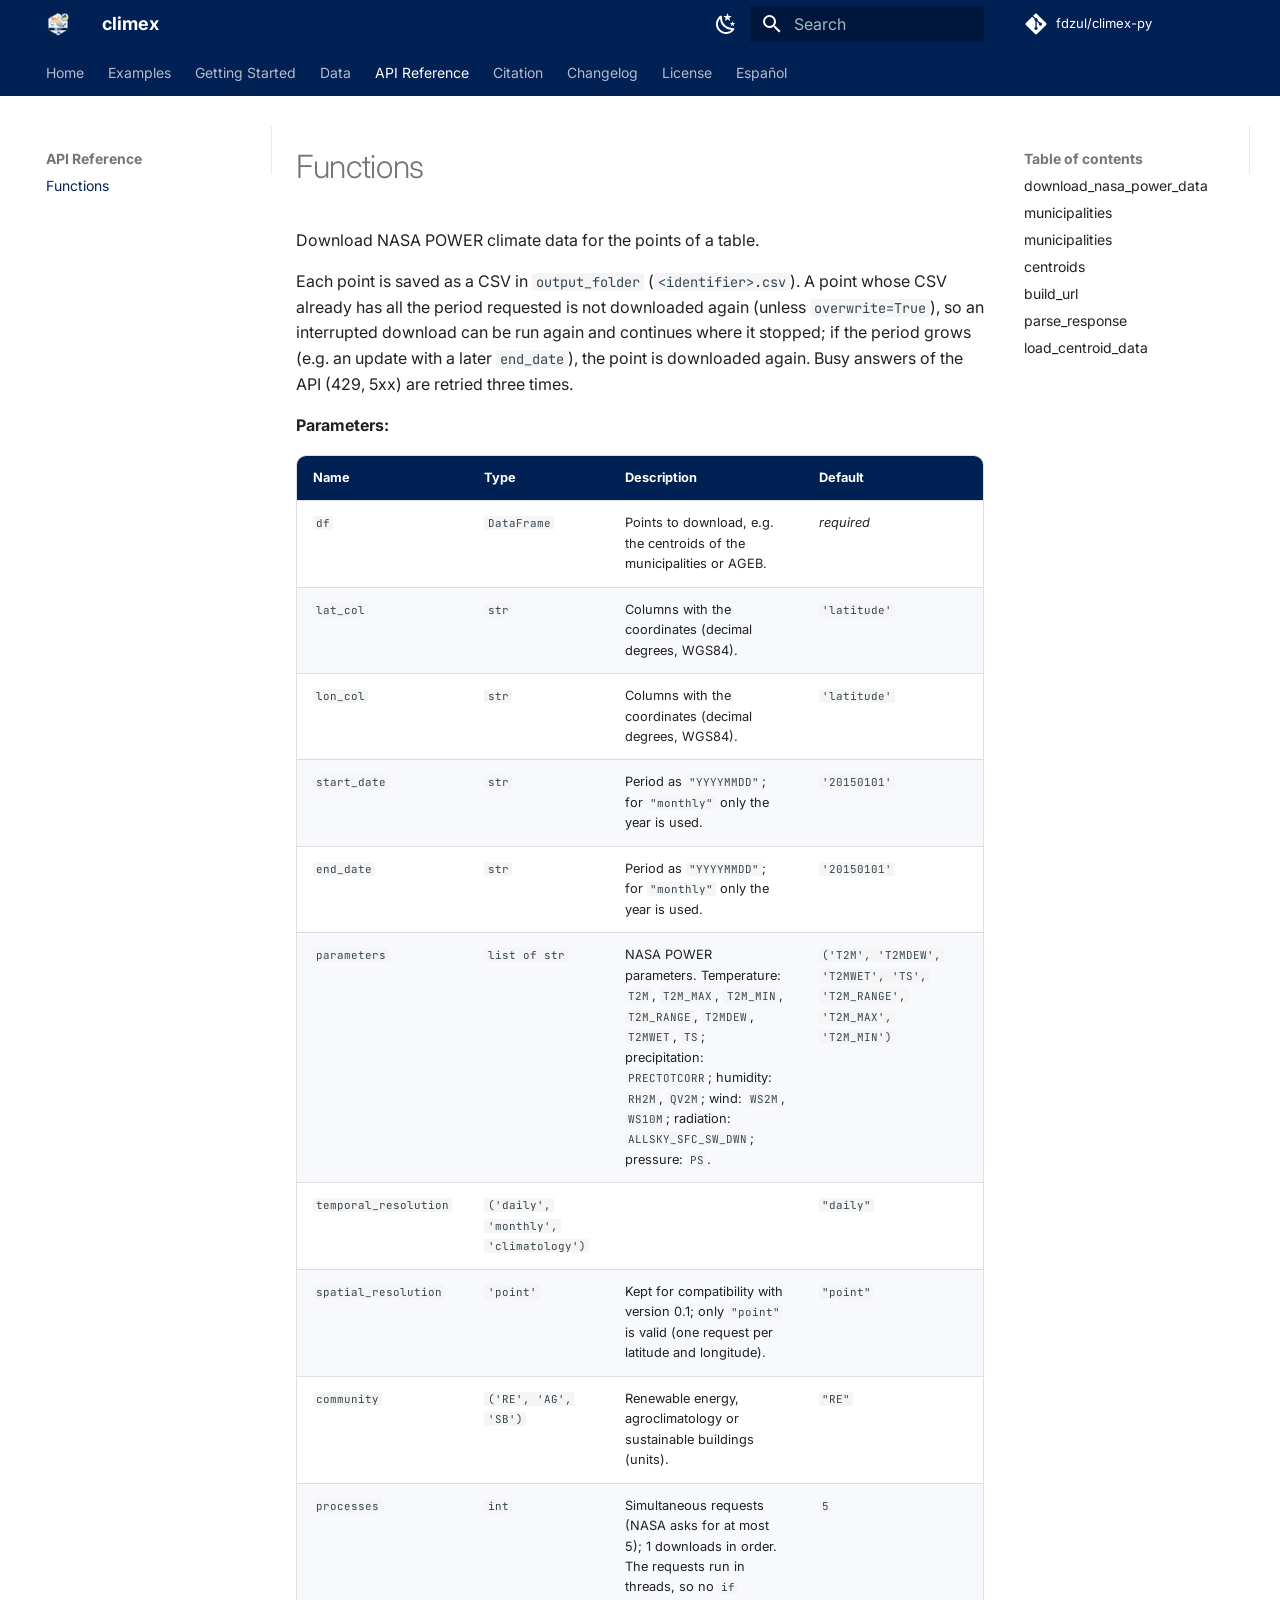
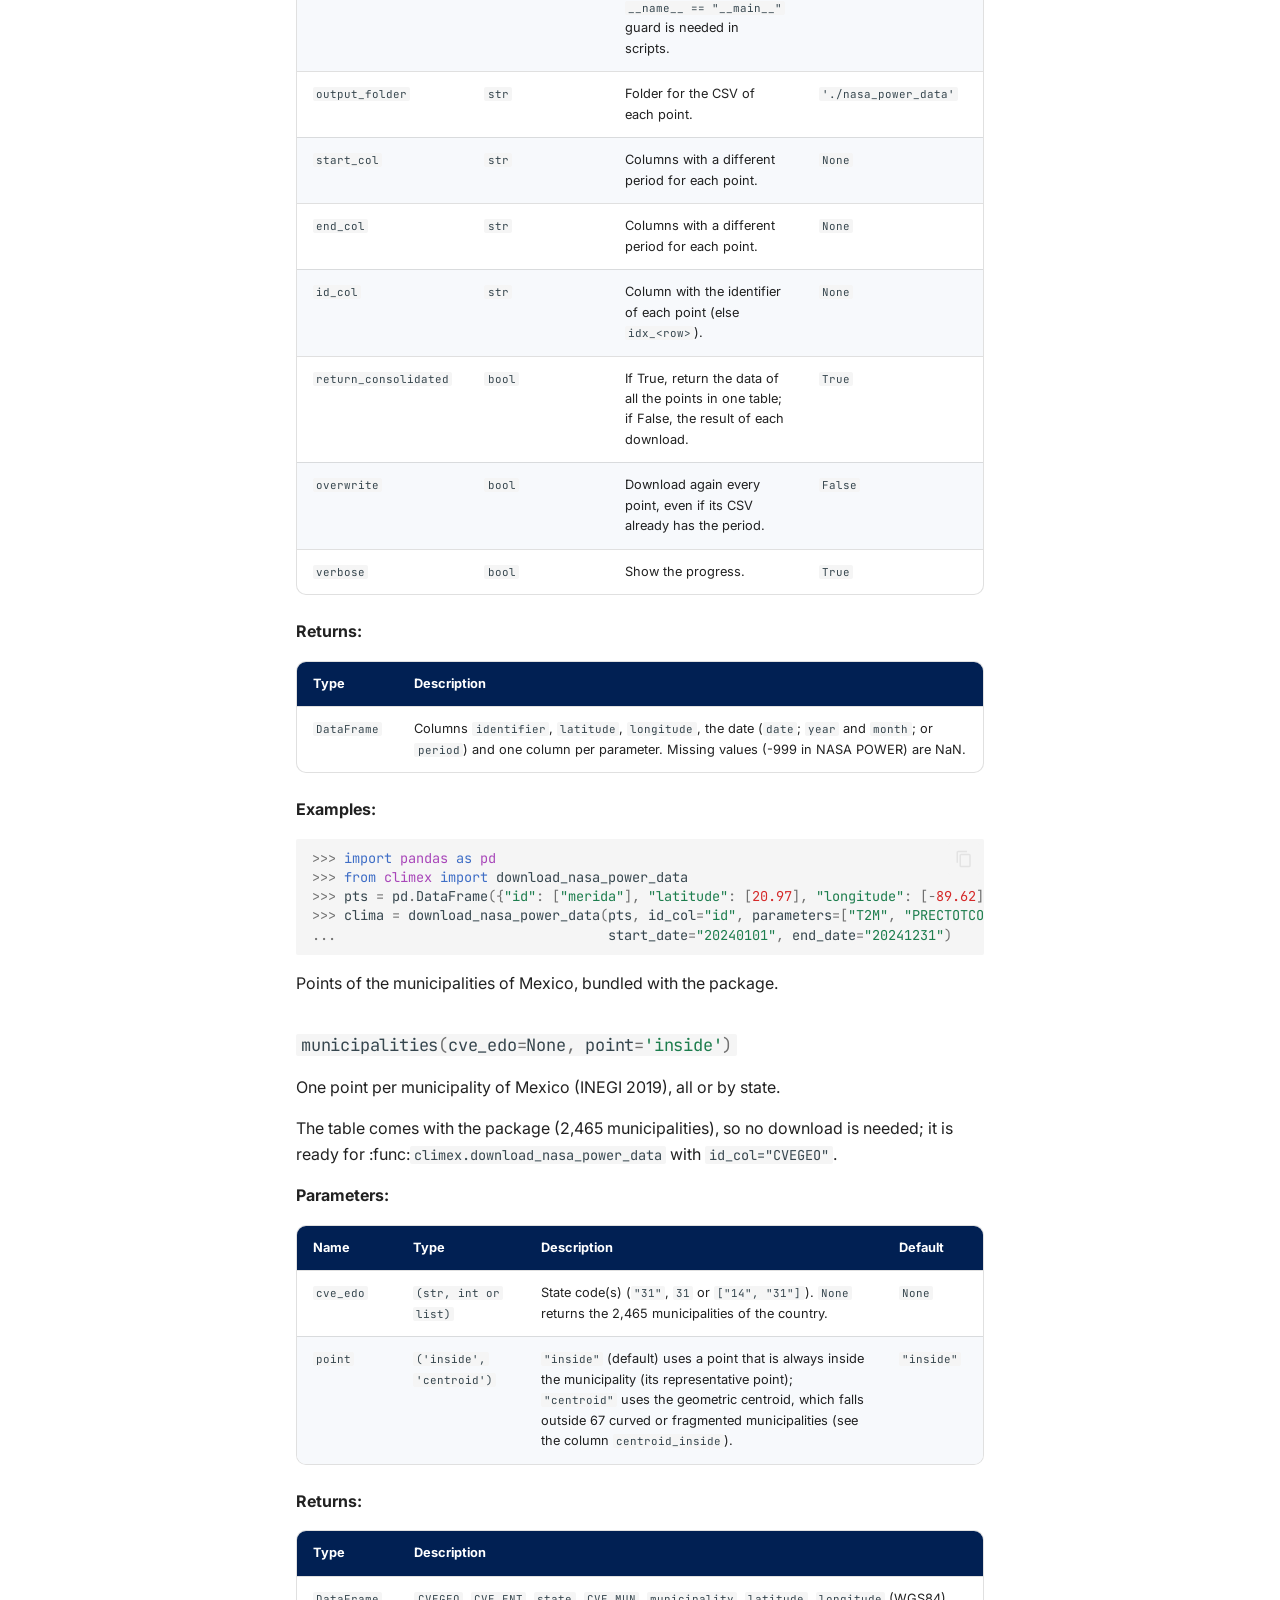
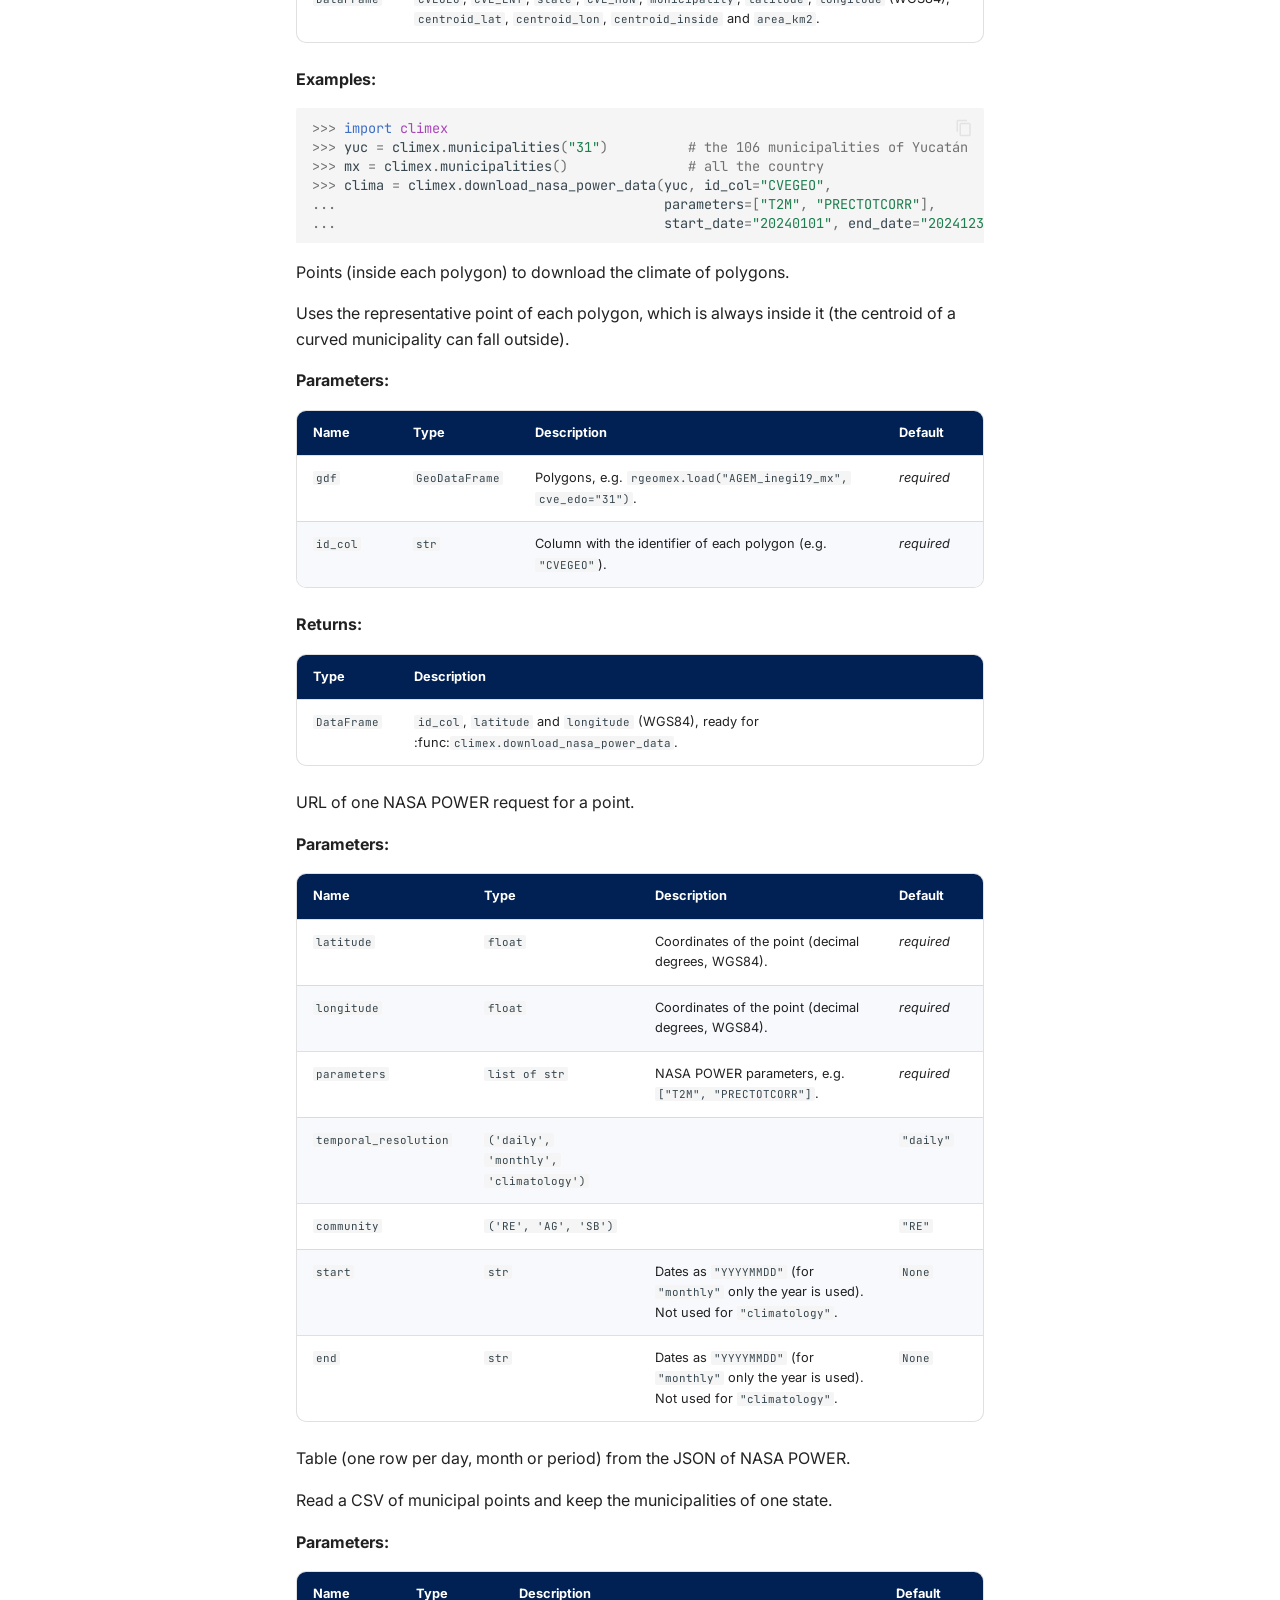
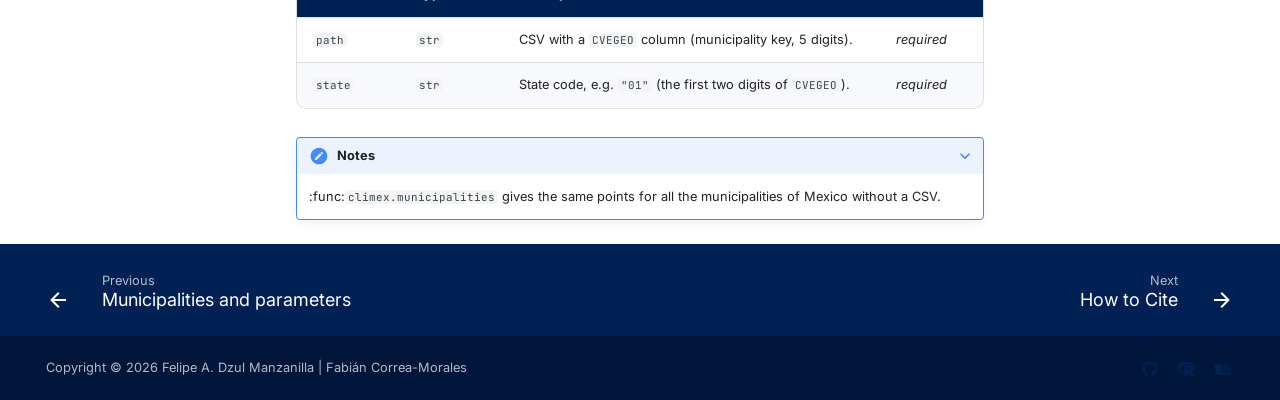
<file: reference/index.html>
<!doctype html>
<html lang="en" class="no-js">
  <head>
    
      <meta charset="utf-8">
      <meta name="viewport" content="width=device-width,initial-scale=1">
      
        <meta name="description" content="Climate data of Mexico from the NASA POWER API (daily, monthly or climatological temperature, precipitation, humidity, wind and radiation for the 2,465 municipalities or any set of points).">
      
      
        <meta name="author" content="Felipe Antonio Dzul Manzanilla">
      
      
        <link rel="canonical" href="https://fdzul.github.io/climex-py/reference/">
      
      
        <link rel="prev" href="../data/">
      
      
        <link rel="next" href="../citation/">
      
      
        
      
      
      <link rel="icon" href="../assets/favicon.png">
      <meta name="generator" content="mkdocs-1.6.1, mkdocs-material-9.8.2">
    
    
      
        <title>Functions - climex</title>
      
    
    
      <link rel="stylesheet" href="../assets/stylesheets/main.57a0d79d.min.css">
      
        
        <link rel="stylesheet" href="../assets/stylesheets/palette.fb2fffe2.min.css">
      
      


    
    
      
    
    
      
        
        
        <link rel="preconnect" href="https://fonts.gstatic.com" crossorigin>
        <link rel="stylesheet" href="https://fonts.googleapis.com/css?family=Inter:300,300i,400,400i,700,700i%7CJetBrains+Mono:400,400i,700,700i&display=fallback">
        <style>:root{--md-text-font:"Inter";--md-code-font:"JetBrains Mono"}</style>
      
    
    
      <link rel="stylesheet" href="../assets/_mkdocstrings.css">
    
      <link rel="stylesheet" href="../stylesheets/extra.css">
    
    <script>__md_scope=new URL("..",location),__md_hash=e=>[...e].reduce(((e,_)=>(e<<5)-e+_.charCodeAt(0)),0),__md_get=(e,_=localStorage,t=__md_scope)=>JSON.parse(_.getItem(t.pathname+"."+e)),__md_set=(e,_,t=localStorage,a=__md_scope)=>{try{t.setItem(a.pathname+"."+e,JSON.stringify(_))}catch(e){}}</script>
    
      

    
    
  <meta property="og:type" content="website">
  <meta property="og:site_name" content="climex">
  <meta property="og:title" content="Functions - climex">
  <meta property="og:description" content="Climate data of Mexico from the NASA POWER API (daily, monthly or climatological temperature, precipitation, humidity, wind and radiation for the 2,465 municipalities or any set of points).">
  <meta property="og:url" content="https://fdzul.github.io/climex-py/reference/">
  <meta property="og:image" content="https://fdzul.github.io/climex-py/assets/logo.png">
  <meta property="og:image:width" content="600">
  <meta property="og:image:height" content="600">
  <meta property="og:image:alt" content="climex hex logo">
  <meta name="twitter:card" content="summary">
  <meta name="twitter:image" content="https://fdzul.github.io/climex-py/assets/logo.png">

  </head>
  
  
    
    
      
    
    
    
    
    <body dir="ltr" data-md-color-scheme="default" data-md-color-primary="custom" data-md-color-accent="custom">
  
    
    <input class="md-toggle" data-md-toggle="drawer" type="checkbox" id="__drawer" autocomplete="off">
    <input class="md-toggle" data-md-toggle="search" type="checkbox" id="__search" autocomplete="off">
    <label class="md-overlay" for="__drawer"></label>
    <div data-md-component="skip">
      
        
        <a href="#functions" class="md-skip">
          Skip to content
        </a>
      
    </div>
    <div data-md-component="announce">
      
    </div>
    
    
      

<header class="md-header" data-md-component="header">
  <nav class="md-header__inner md-grid" aria-label="Header">
    <a href=".." title="climex" class="md-header__button md-logo" aria-label="climex" data-md-component="logo">
      
  <img src="../assets/logo.png" alt="logo">

    </a>
    <label class="md-header__button md-icon" for="__drawer">
      
      <svg xmlns="http://www.w3.org/2000/svg" viewBox="0 0 24 24"><path d="M3 6h18v2H3zm0 5h18v2H3zm0 5h18v2H3z"/></svg>
    </label>
    <div class="md-header__title" data-md-component="header-title">
      <div class="md-header__ellipsis">
        <div class="md-header__topic">
          <span class="md-ellipsis">
            climex
          </span>
        </div>
        <div class="md-header__topic" data-md-component="header-topic">
          <span class="md-ellipsis">
            
              Functions
            
          </span>
        </div>
      </div>
    </div>
    
      
        <form class="md-header__option" data-md-component="palette">
  
    
    
    
    <input class="md-option" data-md-color-media="" data-md-color-scheme="default" data-md-color-primary="custom" data-md-color-accent="custom"  aria-label="Dark mode"  type="radio" name="__palette" id="__palette_0">
    
      <label class="md-header__button md-icon" title="Dark mode" for="__palette_1" hidden>
        <svg xmlns="http://www.w3.org/2000/svg" viewBox="0 0 24 24"><path d="m17.75 4.09-2.53 1.94.91 3.06-2.63-1.81-2.63 1.81.91-3.06-2.53-1.94L12.44 4l1.06-3 1.06 3zm3.5 6.91-1.64 1.25.59 1.98-1.7-1.17-1.7 1.17.59-1.98L15.75 11l2.06-.05L18.5 9l.69 1.95zm-2.28 4.95c.83-.08 1.72 1.1 1.19 1.85-.32.45-.66.87-1.08 1.27C15.17 23 8.84 23 4.94 19.07c-3.91-3.9-3.91-10.24 0-14.14.4-.4.82-.76 1.27-1.08.75-.53 1.93.36 1.85 1.19-.27 2.86.69 5.83 2.89 8.02a9.96 9.96 0 0 0 8.02 2.89m-1.64 2.02a12.08 12.08 0 0 1-7.8-3.47c-2.17-2.19-3.33-5-3.49-7.82-2.81 3.14-2.7 7.96.31 10.98 3.02 3.01 7.84 3.12 10.98.31"/></svg>
      </label>
    
  
    
    
    
    <input class="md-option" data-md-color-media="" data-md-color-scheme="slate" data-md-color-primary="custom" data-md-color-accent="custom"  aria-label="Light mode"  type="radio" name="__palette" id="__palette_1">
    
      <label class="md-header__button md-icon" title="Light mode" for="__palette_0" hidden>
        <svg xmlns="http://www.w3.org/2000/svg" viewBox="0 0 24 24"><path d="M12 7a5 5 0 0 1 5 5 5 5 0 0 1-5 5 5 5 0 0 1-5-5 5 5 0 0 1 5-5m0 2a3 3 0 0 0-3 3 3 3 0 0 0 3 3 3 3 0 0 0 3-3 3 3 0 0 0-3-3m0-7 2.39 3.42C13.65 5.15 12.84 5 12 5s-1.65.15-2.39.42zM3.34 7l4.16-.35A7.2 7.2 0 0 0 5.94 8.5c-.44.74-.69 1.5-.83 2.29zm.02 10 1.76-3.77a7.131 7.131 0 0 0 2.38 4.14zM20.65 7l-1.77 3.79a7.02 7.02 0 0 0-2.38-4.15zm-.01 10-4.14.36c.59-.51 1.12-1.14 1.54-1.86.42-.73.69-1.5.83-2.29zM12 22l-2.41-3.44c.74.27 1.55.44 2.41.44.82 0 1.63-.17 2.37-.44z"/></svg>
      </label>
    
  
</form>
      
    
    
      <script>var palette=__md_get("__palette");if(palette&&palette.color){if("(prefers-color-scheme)"===palette.color.media){var media=matchMedia("(prefers-color-scheme: light)"),input=document.querySelector(media.matches?"[data-md-color-media='(prefers-color-scheme: light)']":"[data-md-color-media='(prefers-color-scheme: dark)']");palette.color.media=input.getAttribute("data-md-color-media"),palette.color.scheme=input.getAttribute("data-md-color-scheme"),palette.color.primary=input.getAttribute("data-md-color-primary"),palette.color.accent=input.getAttribute("data-md-color-accent")}for(var[key,value]of Object.entries(palette.color))document.body.setAttribute("data-md-color-"+key,value)}</script>
    
    
    
      
      
        <label class="md-header__button md-icon" for="__search">
          
          <svg xmlns="http://www.w3.org/2000/svg" viewBox="0 0 24 24"><path d="M9.5 3A6.5 6.5 0 0 1 16 9.5c0 1.61-.59 3.09-1.56 4.23l.27.27h.79l5 5-1.5 1.5-5-5v-.79l-.27-.27A6.52 6.52 0 0 1 9.5 16 6.5 6.5 0 0 1 3 9.5 6.5 6.5 0 0 1 9.5 3m0 2C7 5 5 7 5 9.5S7 14 9.5 14 14 12 14 9.5 12 5 9.5 5"/></svg>
        </label>
        <div class="md-search" data-md-component="search" role="dialog">
  <label class="md-search__overlay" for="__search"></label>
  <div class="md-search__inner" role="search">
    <form class="md-search__form" name="search">
      <input type="text" class="md-search__input" name="query" aria-label="Search" placeholder="Search" autocapitalize="off" autocorrect="off" autocomplete="off" spellcheck="false" data-md-component="search-query" required>
      <label class="md-search__icon md-icon" for="__search">
        
        <svg xmlns="http://www.w3.org/2000/svg" viewBox="0 0 24 24"><path d="M9.5 3A6.5 6.5 0 0 1 16 9.5c0 1.61-.59 3.09-1.56 4.23l.27.27h.79l5 5-1.5 1.5-5-5v-.79l-.27-.27A6.52 6.52 0 0 1 9.5 16 6.5 6.5 0 0 1 3 9.5 6.5 6.5 0 0 1 9.5 3m0 2C7 5 5 7 5 9.5S7 14 9.5 14 14 12 14 9.5 12 5 9.5 5"/></svg>
        
        <svg xmlns="http://www.w3.org/2000/svg" viewBox="0 0 24 24"><path d="M20 11v2H8l5.5 5.5-1.42 1.42L4.16 12l7.92-7.92L13.5 5.5 8 11z"/></svg>
      </label>
      <nav class="md-search__options" aria-label="Search">
        
          <a href="javascript:void(0)" class="md-search__icon md-icon" title="Share" aria-label="Share" data-clipboard data-clipboard-text="" data-md-component="search-share" tabindex="-1">
            
            <svg xmlns="http://www.w3.org/2000/svg" viewBox="0 0 24 24"><path d="M18 16.08c-.76 0-1.44.3-1.96.77L8.91 12.7c.05-.23.09-.46.09-.7s-.04-.47-.09-.7l7.05-4.11c.54.5 1.25.81 2.04.81a3 3 0 0 0 3-3 3 3 0 0 0-3-3 3 3 0 0 0-3 3c0 .24.04.47.09.7L8.04 9.81C7.5 9.31 6.79 9 6 9a3 3 0 0 0-3 3 3 3 0 0 0 3 3c.79 0 1.5-.31 2.04-.81l7.12 4.15c-.05.21-.08.43-.08.66 0 1.61 1.31 2.91 2.92 2.91s2.92-1.3 2.92-2.91A2.92 2.92 0 0 0 18 16.08"/></svg>
          </a>
        
        <button type="reset" class="md-search__icon md-icon" title="Clear" aria-label="Clear" tabindex="-1">
          
          <svg xmlns="http://www.w3.org/2000/svg" viewBox="0 0 24 24"><path d="M19 6.41 17.59 5 12 10.59 6.41 5 5 6.41 10.59 12 5 17.59 6.41 19 12 13.41 17.59 19 19 17.59 13.41 12z"/></svg>
        </button>
      </nav>
      
        <div class="md-search__suggest" data-md-component="search-suggest"></div>
      
    </form>
    <div class="md-search__output">
      <div class="md-search__scrollwrap" tabindex="0" data-md-scrollfix>
        <div class="md-search-result" data-md-component="search-result">
          <div class="md-search-result__meta">
            Initializing search
          </div>
          <ol class="md-search-result__list" role="presentation"></ol>
        </div>
      </div>
    </div>
  </div>
</div>
      
    
    
      <div class="md-header__source">
        <a href="https://github.com/fdzul/climex-py" title="Go to repository" class="md-source" data-md-component="source">
  <div class="md-source__icon md-icon">
    
    <svg xmlns="http://www.w3.org/2000/svg" viewBox="0 0 448 512"><!--! Font Awesome Free 7.1.0 by @fontawesome - https://fontawesome.com License - https://fontawesome.com/license/free (Icons: CC BY 4.0, Fonts: SIL OFL 1.1, Code: MIT License) Copyright 2025 Fonticons, Inc.--><path d="M439.6 236.1 244 40.5c-5.4-5.5-12.8-8.5-20.4-8.5s-15 3-20.4 8.4L162.5 81l51.5 51.5c27.1-9.1 52.7 16.8 43.4 43.7l49.7 49.7c34.2-11.8 61.2 31 35.5 56.7-26.5 26.5-70.2-2.9-56-37.3L240.3 199v121.9c25.3 12.5 22.3 41.8 9.1 55-6.4 6.4-15.2 10.1-24.3 10.1s-17.8-3.6-24.3-10.1c-17.6-17.6-11.1-46.9 11.2-56v-123c-20.8-8.5-24.6-30.7-18.6-45L142.6 101 8.5 235.1C3 240.6 0 247.9 0 255.5s3 15 8.5 20.4l195.6 195.7c5.4 5.4 12.7 8.4 20.4 8.4s15-3 20.4-8.4l194.7-194.7c5.4-5.4 8.4-12.8 8.4-20.4s-3-15-8.4-20.4"/></svg>
  </div>
  <div class="md-source__repository">
    fdzul/climex-py
  </div>
</a>
      </div>
    
  </nav>
  
</header>
    
    <div class="md-container" data-md-component="container">
      
      
        
          
            
<nav class="md-tabs" aria-label="Tabs" data-md-component="tabs">
  <div class="md-grid">
    <ul class="md-tabs__list">
      
        
  
  
  
  
    <li class="md-tabs__item">
      <a href=".." class="md-tabs__link">
        
  
  
    
  
  Home

      </a>
    </li>
  

      
        
  
  
  
  
    <li class="md-tabs__item">
      <a href="../examples/" class="md-tabs__link">
        
  
  
    
  
  Examples

      </a>
    </li>
  

      
        
  
  
  
  
    
    
      <li class="md-tabs__item">
        <a href="../quickstart/" class="md-tabs__link">
          
  
  
    
  
  Getting Started

        </a>
      </li>
    
  

      
        
  
  
  
  
    
    
      <li class="md-tabs__item">
        <a href="../data/" class="md-tabs__link">
          
  
  
    
  
  Data

        </a>
      </li>
    
  

      
        
  
  
  
    
  
  
    
    
      <li class="md-tabs__item md-tabs__item--active">
        <a href="./" class="md-tabs__link">
          
  
  
    
  
  API Reference

        </a>
      </li>
    
  

      
        
  
  
  
  
    
    
      <li class="md-tabs__item">
        <a href="../citation/" class="md-tabs__link">
          
  
  
    
  
  Citation

        </a>
      </li>
    
  

      
        
  
  
  
  
    
    
      <li class="md-tabs__item">
        <a href="../changelog/" class="md-tabs__link">
          
  
  
    
  
  Changelog

        </a>
      </li>
    
  

      
        
  
  
  
  
    
    
      <li class="md-tabs__item">
        <a href="../license/" class="md-tabs__link">
          
  
  
    
  
  License

        </a>
      </li>
    
  

      
        
  
  
  
  
    <li class="md-tabs__item">
      <a href="../es/" class="md-tabs__link">
        
  
  
    
  
  Español

      </a>
    </li>
  

      
    </ul>
  </div>
</nav>
          
        
      
      <main class="md-main" data-md-component="main">
        <div class="md-main__inner md-grid">
          
            
              
              <div class="md-sidebar md-sidebar--primary" data-md-component="sidebar" data-md-type="navigation" >
                <div class="md-sidebar__scrollwrap">
                  <div class="md-sidebar__inner">
                    


  


<nav class="md-nav md-nav--primary md-nav--lifted" aria-label="Navigation" data-md-level="0">
  <label class="md-nav__title" for="__drawer">
    <a href=".." title="climex" class="md-nav__button md-logo" aria-label="climex" data-md-component="logo">
      
  <img src="../assets/logo.png" alt="logo">

    </a>
    climex
  </label>
  
    <div class="md-nav__source">
      <a href="https://github.com/fdzul/climex-py" title="Go to repository" class="md-source" data-md-component="source">
  <div class="md-source__icon md-icon">
    
    <svg xmlns="http://www.w3.org/2000/svg" viewBox="0 0 448 512"><!--! Font Awesome Free 7.1.0 by @fontawesome - https://fontawesome.com License - https://fontawesome.com/license/free (Icons: CC BY 4.0, Fonts: SIL OFL 1.1, Code: MIT License) Copyright 2025 Fonticons, Inc.--><path d="M439.6 236.1 244 40.5c-5.4-5.5-12.8-8.5-20.4-8.5s-15 3-20.4 8.4L162.5 81l51.5 51.5c27.1-9.1 52.7 16.8 43.4 43.7l49.7 49.7c34.2-11.8 61.2 31 35.5 56.7-26.5 26.5-70.2-2.9-56-37.3L240.3 199v121.9c25.3 12.5 22.3 41.8 9.1 55-6.4 6.4-15.2 10.1-24.3 10.1s-17.8-3.6-24.3-10.1c-17.6-17.6-11.1-46.9 11.2-56v-123c-20.8-8.5-24.6-30.7-18.6-45L142.6 101 8.5 235.1C3 240.6 0 247.9 0 255.5s3 15 8.5 20.4l195.6 195.7c5.4 5.4 12.7 8.4 20.4 8.4s15-3 20.4-8.4l194.7-194.7c5.4-5.4 8.4-12.8 8.4-20.4s-3-15-8.4-20.4"/></svg>
  </div>
  <div class="md-source__repository">
    fdzul/climex-py
  </div>
</a>
    </div>
  
  <ul class="md-nav__list" data-md-scrollfix>
    
      
      
  
  
  
  
    <li class="md-nav__item">
      <a href=".." class="md-nav__link">
        
  
  
  <span class="md-ellipsis">
    
  
    Home
  

    
  </span>
  
  

      </a>
    </li>
  

    
      
      
  
  
  
  
    <li class="md-nav__item">
      <a href="../examples/" class="md-nav__link">
        
  
  
  <span class="md-ellipsis">
    
  
    Examples
  

    
  </span>
  
  

      </a>
    </li>
  

    
      
      
  
  
  
  
    
    
      
        
      
    
    
    
      
      
        
      
    
    
    <li class="md-nav__item md-nav__item--nested">
      
        
        
          
        
        <input class="md-nav__toggle md-toggle md-toggle--indeterminate" type="checkbox" id="__nav_3" >
        
          
          <label class="md-nav__link" for="__nav_3" id="__nav_3_label" tabindex="0">
            
  
  
  <span class="md-ellipsis">
    
  
    Getting Started
  

    
  </span>
  
  

            <span class="md-nav__icon md-icon"></span>
          </label>
        
        <nav class="md-nav" data-md-level="1" aria-labelledby="__nav_3_label" aria-expanded="false">
          <label class="md-nav__title" for="__nav_3">
            <span class="md-nav__icon md-icon"></span>
            
  
    Getting Started
  

          </label>
          <ul class="md-nav__list" data-md-scrollfix>
            
              
                
  
  
  
  
    <li class="md-nav__item">
      <a href="../quickstart/" class="md-nav__link">
        
  
  
  <span class="md-ellipsis">
    
  
    Quick Start
  

    
  </span>
  
  

      </a>
    </li>
  

              
            
          </ul>
        </nav>
      
    </li>
  

    
      
      
  
  
  
  
    
    
      
        
      
    
    
    
      
      
        
      
    
    
    <li class="md-nav__item md-nav__item--nested">
      
        
        
          
        
        <input class="md-nav__toggle md-toggle md-toggle--indeterminate" type="checkbox" id="__nav_4" >
        
          
          <label class="md-nav__link" for="__nav_4" id="__nav_4_label" tabindex="0">
            
  
  
  <span class="md-ellipsis">
    
  
    Data
  

    
  </span>
  
  

            <span class="md-nav__icon md-icon"></span>
          </label>
        
        <nav class="md-nav" data-md-level="1" aria-labelledby="__nav_4_label" aria-expanded="false">
          <label class="md-nav__title" for="__nav_4">
            <span class="md-nav__icon md-icon"></span>
            
  
    Data
  

          </label>
          <ul class="md-nav__list" data-md-scrollfix>
            
              
                
  
  
  
  
    <li class="md-nav__item">
      <a href="../data/" class="md-nav__link">
        
  
  
  <span class="md-ellipsis">
    
  
    Municipalities and parameters
  

    
  </span>
  
  

      </a>
    </li>
  

              
            
          </ul>
        </nav>
      
    </li>
  

    
      
      
  
  
    
  
  
  
    
    
      
        
      
    
    
    
      
        
        
      
      
        
      
    
    
    <li class="md-nav__item md-nav__item--active md-nav__item--section md-nav__item--nested">
      
        
        
        <input class="md-nav__toggle md-toggle " type="checkbox" id="__nav_5" checked>
        
          
          <label class="md-nav__link" for="__nav_5" id="__nav_5_label" tabindex="">
            
  
  
  <span class="md-ellipsis">
    
  
    API Reference
  

    
  </span>
  
  

            <span class="md-nav__icon md-icon"></span>
          </label>
        
        <nav class="md-nav" data-md-level="1" aria-labelledby="__nav_5_label" aria-expanded="true">
          <label class="md-nav__title" for="__nav_5">
            <span class="md-nav__icon md-icon"></span>
            
  
    API Reference
  

          </label>
          <ul class="md-nav__list" data-md-scrollfix>
            
              
                
  
  
    
  
  
  
    <li class="md-nav__item md-nav__item--active">
      
      <input class="md-nav__toggle md-toggle" type="checkbox" id="__toc">
      
      
        
      
      
        <label class="md-nav__link md-nav__link--active" for="__toc">
          
  
  
  <span class="md-ellipsis">
    
  
    Functions
  

    
  </span>
  
  

          <span class="md-nav__icon md-icon"></span>
        </label>
      
      <a href="./" class="md-nav__link md-nav__link--active">
        
  
  
  <span class="md-ellipsis">
    
  
    Functions
  

    
  </span>
  
  

      </a>
      
        

<nav class="md-nav md-nav--secondary" aria-label="Table of contents">
  
  
  
    
  
  
    <label class="md-nav__title" for="__toc">
      <span class="md-nav__icon md-icon"></span>
      Table of contents
    </label>
    <ul class="md-nav__list" data-md-component="toc" data-md-scrollfix>
      
        <li class="md-nav__item">
  <a href="#climex.download_nasa_power_data" class="md-nav__link">
    <span class="md-ellipsis">
      
        download_nasa_power_data
      
    </span>
  </a>
  
</li>
      
        <li class="md-nav__item">
  <a href="#climex.municipalities" class="md-nav__link">
    <span class="md-ellipsis">
      
        municipalities
      
    </span>
  </a>
  
</li>
      
        <li class="md-nav__item">
  <a href="#climex.municipalities.municipalities" class="md-nav__link">
    <span class="md-ellipsis">
      
        municipalities
      
    </span>
  </a>
  
</li>
      
        <li class="md-nav__item">
  <a href="#climex.centroids" class="md-nav__link">
    <span class="md-ellipsis">
      
        centroids
      
    </span>
  </a>
  
</li>
      
        <li class="md-nav__item">
  <a href="#climex.build_url" class="md-nav__link">
    <span class="md-ellipsis">
      
        build_url
      
    </span>
  </a>
  
</li>
      
        <li class="md-nav__item">
  <a href="#climex.parse_response" class="md-nav__link">
    <span class="md-ellipsis">
      
        parse_response
      
    </span>
  </a>
  
</li>
      
        <li class="md-nav__item">
  <a href="#climex.load_centroid_data" class="md-nav__link">
    <span class="md-ellipsis">
      
        load_centroid_data
      
    </span>
  </a>
  
</li>
      
    </ul>
  
</nav>
      
    </li>
  

              
            
          </ul>
        </nav>
      
    </li>
  

    
      
      
  
  
  
  
    
    
      
        
      
    
    
    
      
      
        
      
    
    
    <li class="md-nav__item md-nav__item--nested">
      
        
        
          
        
        <input class="md-nav__toggle md-toggle md-toggle--indeterminate" type="checkbox" id="__nav_6" >
        
          
          <label class="md-nav__link" for="__nav_6" id="__nav_6_label" tabindex="0">
            
  
  
  <span class="md-ellipsis">
    
  
    Citation
  

    
  </span>
  
  

            <span class="md-nav__icon md-icon"></span>
          </label>
        
        <nav class="md-nav" data-md-level="1" aria-labelledby="__nav_6_label" aria-expanded="false">
          <label class="md-nav__title" for="__nav_6">
            <span class="md-nav__icon md-icon"></span>
            
  
    Citation
  

          </label>
          <ul class="md-nav__list" data-md-scrollfix>
            
              
                
  
  
  
  
    <li class="md-nav__item">
      <a href="../citation/" class="md-nav__link">
        
  
  
  <span class="md-ellipsis">
    
  
    How to Cite
  

    
  </span>
  
  

      </a>
    </li>
  

              
            
          </ul>
        </nav>
      
    </li>
  

    
      
      
  
  
  
  
    
    
      
        
      
    
    
    
      
      
        
      
    
    
    <li class="md-nav__item md-nav__item--nested">
      
        
        
          
        
        <input class="md-nav__toggle md-toggle md-toggle--indeterminate" type="checkbox" id="__nav_7" >
        
          
          <label class="md-nav__link" for="__nav_7" id="__nav_7_label" tabindex="0">
            
  
  
  <span class="md-ellipsis">
    
  
    Changelog
  

    
  </span>
  
  

            <span class="md-nav__icon md-icon"></span>
          </label>
        
        <nav class="md-nav" data-md-level="1" aria-labelledby="__nav_7_label" aria-expanded="false">
          <label class="md-nav__title" for="__nav_7">
            <span class="md-nav__icon md-icon"></span>
            
  
    Changelog
  

          </label>
          <ul class="md-nav__list" data-md-scrollfix>
            
              
                
  
  
  
  
    <li class="md-nav__item">
      <a href="../changelog/" class="md-nav__link">
        
  
  
  <span class="md-ellipsis">
    
  
    Releases
  

    
  </span>
  
  

      </a>
    </li>
  

              
            
          </ul>
        </nav>
      
    </li>
  

    
      
      
  
  
  
  
    
    
      
        
      
    
    
    
      
      
        
      
    
    
    <li class="md-nav__item md-nav__item--nested">
      
        
        
          
        
        <input class="md-nav__toggle md-toggle md-toggle--indeterminate" type="checkbox" id="__nav_8" >
        
          
          <label class="md-nav__link" for="__nav_8" id="__nav_8_label" tabindex="0">
            
  
  
  <span class="md-ellipsis">
    
  
    License
  

    
  </span>
  
  

            <span class="md-nav__icon md-icon"></span>
          </label>
        
        <nav class="md-nav" data-md-level="1" aria-labelledby="__nav_8_label" aria-expanded="false">
          <label class="md-nav__title" for="__nav_8">
            <span class="md-nav__icon md-icon"></span>
            
  
    License
  

          </label>
          <ul class="md-nav__list" data-md-scrollfix>
            
              
                
  
  
  
  
    <li class="md-nav__item">
      <a href="../license/" class="md-nav__link">
        
  
  
  <span class="md-ellipsis">
    
  
    MIT License
  

    
  </span>
  
  

      </a>
    </li>
  

              
            
          </ul>
        </nav>
      
    </li>
  

    
      
      
  
  
  
  
    <li class="md-nav__item">
      <a href="../es/" class="md-nav__link">
        
  
  
  <span class="md-ellipsis">
    
  
    Español
  

    
  </span>
  
  

      </a>
    </li>
  

    
  </ul>
</nav>
                  </div>
                </div>
              </div>
            
            
              
              <div class="md-sidebar md-sidebar--secondary" data-md-component="sidebar" data-md-type="toc" >
                <div class="md-sidebar__scrollwrap">
                  <div class="md-sidebar__inner">
                    

<nav class="md-nav md-nav--secondary" aria-label="Table of contents">
  
  
  
    
  
  
    <label class="md-nav__title" for="__toc">
      <span class="md-nav__icon md-icon"></span>
      Table of contents
    </label>
    <ul class="md-nav__list" data-md-component="toc" data-md-scrollfix>
      
        <li class="md-nav__item">
  <a href="#climex.download_nasa_power_data" class="md-nav__link">
    <span class="md-ellipsis">
      
        download_nasa_power_data
      
    </span>
  </a>
  
</li>
      
        <li class="md-nav__item">
  <a href="#climex.municipalities" class="md-nav__link">
    <span class="md-ellipsis">
      
        municipalities
      
    </span>
  </a>
  
</li>
      
        <li class="md-nav__item">
  <a href="#climex.municipalities.municipalities" class="md-nav__link">
    <span class="md-ellipsis">
      
        municipalities
      
    </span>
  </a>
  
</li>
      
        <li class="md-nav__item">
  <a href="#climex.centroids" class="md-nav__link">
    <span class="md-ellipsis">
      
        centroids
      
    </span>
  </a>
  
</li>
      
        <li class="md-nav__item">
  <a href="#climex.build_url" class="md-nav__link">
    <span class="md-ellipsis">
      
        build_url
      
    </span>
  </a>
  
</li>
      
        <li class="md-nav__item">
  <a href="#climex.parse_response" class="md-nav__link">
    <span class="md-ellipsis">
      
        parse_response
      
    </span>
  </a>
  
</li>
      
        <li class="md-nav__item">
  <a href="#climex.load_centroid_data" class="md-nav__link">
    <span class="md-ellipsis">
      
        load_centroid_data
      
    </span>
  </a>
  
</li>
      
    </ul>
  
</nav>
                  </div>
                </div>
              </div>
            
          
          
            <div class="md-content" data-md-component="content">
              
              <article class="md-content__inner md-typeset">
                
                  


  
  


<h1 id="functions">Functions<a class="headerlink" href="#functions" title="Permanent link">&para;</a></h1>


<div class="doc doc-object doc-function">



<a id="climex.download_nasa_power_data"></a>
    <div class="doc doc-contents first">

        <p>Download NASA POWER climate data for the points of a table.</p>
<p>Each point is saved as a CSV in <code>output_folder</code> (<code>&lt;identifier&gt;.csv</code>).
A point whose CSV already has all the period requested is not downloaded
again (unless <code>overwrite=True</code>), so an interrupted download can be run
again and continues where it stopped; if the period grows (e.g. an
update with a later <code>end_date</code>), the point is downloaded again. Busy answers of the API (429, 5xx) are
retried three times.</p>


<p><span class="doc-section-title">Parameters:</span></p>
    <table>
      <thead>
        <tr>
          <th>Name</th>
          <th>Type</th>
          <th>Description</th>
          <th>Default</th>
        </tr>
      </thead>
      <tbody>
          <tr class="doc-section-item">
            <td>
                <code>df</code>
            </td>
            <td>
                  <code>DataFrame</code>
            </td>
            <td>
              <div class="doc-md-description">
                <p>Points to download, e.g. the centroids of the municipalities or AGEB.</p>
              </div>
            </td>
            <td>
                <em>required</em>
            </td>
          </tr>
          <tr class="doc-section-item">
            <td>
                <code>lat_col</code>
            </td>
            <td>
                  <code><span title="str">str</span></code>
            </td>
            <td>
              <div class="doc-md-description">
                <p>Columns with the coordinates (decimal degrees, WGS84).</p>
              </div>
            </td>
            <td>
                  <code>&#39;latitude&#39;</code>
            </td>
          </tr>
          <tr class="doc-section-item">
            <td>
                <code>lon_col</code>
            </td>
            <td>
                  <code><span title="str">str</span></code>
            </td>
            <td>
              <div class="doc-md-description">
                <p>Columns with the coordinates (decimal degrees, WGS84).</p>
              </div>
            </td>
            <td>
                  <code>&#39;latitude&#39;</code>
            </td>
          </tr>
          <tr class="doc-section-item">
            <td>
                <code>start_date</code>
            </td>
            <td>
                  <code><span title="str">str</span></code>
            </td>
            <td>
              <div class="doc-md-description">
                <p>Period as <code>"YYYYMMDD"</code>; for <code>"monthly"</code> only the year is used.</p>
              </div>
            </td>
            <td>
                  <code>&#39;20150101&#39;</code>
            </td>
          </tr>
          <tr class="doc-section-item">
            <td>
                <code>end_date</code>
            </td>
            <td>
                  <code><span title="str">str</span></code>
            </td>
            <td>
              <div class="doc-md-description">
                <p>Period as <code>"YYYYMMDD"</code>; for <code>"monthly"</code> only the year is used.</p>
              </div>
            </td>
            <td>
                  <code>&#39;20150101&#39;</code>
            </td>
          </tr>
          <tr class="doc-section-item">
            <td>
                <code>parameters</code>
            </td>
            <td>
                  <code>list of str</code>
            </td>
            <td>
              <div class="doc-md-description">
                <p>NASA POWER parameters. Temperature: <code>T2M</code>, <code>T2M_MAX</code>, <code>T2M_MIN</code>,
<code>T2M_RANGE</code>, <code>T2MDEW</code>, <code>T2MWET</code>, <code>TS</code>; precipitation:
<code>PRECTOTCORR</code>; humidity: <code>RH2M</code>, <code>QV2M</code>; wind: <code>WS2M</code>,
<code>WS10M</code>; radiation: <code>ALLSKY_SFC_SW_DWN</code>; pressure: <code>PS</code>.</p>
              </div>
            </td>
            <td>
                  <code>(&#39;T2M&#39;, &#39;T2MDEW&#39;, &#39;T2MWET&#39;, &#39;TS&#39;, &#39;T2M_RANGE&#39;, &#39;T2M_MAX&#39;, &#39;T2M_MIN&#39;)</code>
            </td>
          </tr>
          <tr class="doc-section-item">
            <td>
                <code>temporal_resolution</code>
            </td>
            <td>
                  <code>(&#39;daily&#39;, &#39;monthly&#39;, &#39;climatology&#39;)</code>
            </td>
            <td>
              <div class="doc-md-description">
                
              </div>
            </td>
            <td>
                  <code>&#34;daily&#34;</code>
            </td>
          </tr>
          <tr class="doc-section-item">
            <td>
                <code>spatial_resolution</code>
            </td>
            <td>
                  <code>&#39;point&#39;</code>
            </td>
            <td>
              <div class="doc-md-description">
                <p>Kept for compatibility with version 0.1; only <code>"point"</code> is valid
(one request per latitude and longitude).</p>
              </div>
            </td>
            <td>
                  <code>&#34;point&#34;</code>
            </td>
          </tr>
          <tr class="doc-section-item">
            <td>
                <code>community</code>
            </td>
            <td>
                  <code>(&#39;RE&#39;, &#39;AG&#39;, &#39;SB&#39;)</code>
            </td>
            <td>
              <div class="doc-md-description">
                <p>Renewable energy, agroclimatology or sustainable buildings (units).</p>
              </div>
            </td>
            <td>
                  <code>&#34;RE&#34;</code>
            </td>
          </tr>
          <tr class="doc-section-item">
            <td>
                <code>processes</code>
            </td>
            <td>
                  <code><span title="int">int</span></code>
            </td>
            <td>
              <div class="doc-md-description">
                <p>Simultaneous requests (NASA asks for at most 5); 1 downloads in order.
The requests run in threads, so no <code>if __name__ == "__main__"</code>
guard is needed in scripts.</p>
              </div>
            </td>
            <td>
                  <code>5</code>
            </td>
          </tr>
          <tr class="doc-section-item">
            <td>
                <code>output_folder</code>
            </td>
            <td>
                  <code><span title="str">str</span></code>
            </td>
            <td>
              <div class="doc-md-description">
                <p>Folder for the CSV of each point.</p>
              </div>
            </td>
            <td>
                  <code>&#39;./nasa_power_data&#39;</code>
            </td>
          </tr>
          <tr class="doc-section-item">
            <td>
                <code>start_col</code>
            </td>
            <td>
                  <code><span title="str">str</span></code>
            </td>
            <td>
              <div class="doc-md-description">
                <p>Columns with a different period for each point.</p>
              </div>
            </td>
            <td>
                  <code>None</code>
            </td>
          </tr>
          <tr class="doc-section-item">
            <td>
                <code>end_col</code>
            </td>
            <td>
                  <code><span title="str">str</span></code>
            </td>
            <td>
              <div class="doc-md-description">
                <p>Columns with a different period for each point.</p>
              </div>
            </td>
            <td>
                  <code>None</code>
            </td>
          </tr>
          <tr class="doc-section-item">
            <td>
                <code>id_col</code>
            </td>
            <td>
                  <code><span title="str">str</span></code>
            </td>
            <td>
              <div class="doc-md-description">
                <p>Column with the identifier of each point (else <code>idx_&lt;row&gt;</code>).</p>
              </div>
            </td>
            <td>
                  <code>None</code>
            </td>
          </tr>
          <tr class="doc-section-item">
            <td>
                <code>return_consolidated</code>
            </td>
            <td>
                  <code><span title="bool">bool</span></code>
            </td>
            <td>
              <div class="doc-md-description">
                <p>If True, return the data of all the points in one table; if False,
the result of each download.</p>
              </div>
            </td>
            <td>
                  <code>True</code>
            </td>
          </tr>
          <tr class="doc-section-item">
            <td>
                <code>overwrite</code>
            </td>
            <td>
                  <code><span title="bool">bool</span></code>
            </td>
            <td>
              <div class="doc-md-description">
                <p>Download again every point, even if its CSV already has the period.</p>
              </div>
            </td>
            <td>
                  <code>False</code>
            </td>
          </tr>
          <tr class="doc-section-item">
            <td>
                <code>verbose</code>
            </td>
            <td>
                  <code><span title="bool">bool</span></code>
            </td>
            <td>
              <div class="doc-md-description">
                <p>Show the progress.</p>
              </div>
            </td>
            <td>
                  <code>True</code>
            </td>
          </tr>
      </tbody>
    </table>


    <p><span class="doc-section-title">Returns:</span></p>
    <table>
      <thead>
        <tr>
          <th>Type</th>
          <th>Description</th>
        </tr>
      </thead>
      <tbody>
          <tr class="doc-section-item">
            <td>
                  <code>DataFrame</code>
            </td>
            <td>
              <div class="doc-md-description">
                <p>Columns <code>identifier</code>, <code>latitude</code>, <code>longitude</code>, the date
(<code>date</code>; <code>year</code> and <code>month</code>; or <code>period</code>) and one column per
parameter. Missing values (-999 in NASA POWER) are NaN.</p>
              </div>
            </td>
          </tr>
      </tbody>
    </table>


<p><span class="doc-section-title">Examples:</span></p>
    <div class="highlight"><pre><span></span><code><a id="__codelineno-0-1" name="__codelineno-0-1" href="#__codelineno-0-1"></a><span class="gp">&gt;&gt;&gt; </span><span class="kn">import</span><span class="w"> </span><span class="nn">pandas</span><span class="w"> </span><span class="k">as</span><span class="w"> </span><span class="nn">pd</span>
<a id="__codelineno-0-2" name="__codelineno-0-2" href="#__codelineno-0-2"></a><span class="gp">&gt;&gt;&gt; </span><span class="kn">from</span><span class="w"> </span><span class="nn">climex</span><span class="w"> </span><span class="kn">import</span> <span class="n">download_nasa_power_data</span>
<a id="__codelineno-0-3" name="__codelineno-0-3" href="#__codelineno-0-3"></a><span class="gp">&gt;&gt;&gt; </span><span class="n">pts</span> <span class="o">=</span> <span class="n">pd</span><span class="o">.</span><span class="n">DataFrame</span><span class="p">({</span><span class="s2">"id"</span><span class="p">:</span> <span class="p">[</span><span class="s2">"merida"</span><span class="p">],</span> <span class="s2">"latitude"</span><span class="p">:</span> <span class="p">[</span><span class="mf">20.97</span><span class="p">],</span> <span class="s2">"longitude"</span><span class="p">:</span> <span class="p">[</span><span class="o">-</span><span class="mf">89.62</span><span class="p">]})</span>
<a id="__codelineno-0-4" name="__codelineno-0-4" href="#__codelineno-0-4"></a><span class="gp">&gt;&gt;&gt; </span><span class="n">clima</span> <span class="o">=</span> <span class="n">download_nasa_power_data</span><span class="p">(</span><span class="n">pts</span><span class="p">,</span> <span class="n">id_col</span><span class="o">=</span><span class="s2">"id"</span><span class="p">,</span> <span class="n">parameters</span><span class="o">=</span><span class="p">[</span><span class="s2">"T2M"</span><span class="p">,</span> <span class="s2">"PRECTOTCORR"</span><span class="p">],</span>
<a id="__codelineno-0-5" name="__codelineno-0-5" href="#__codelineno-0-5"></a><span class="gp">... </span>                                 <span class="n">start_date</span><span class="o">=</span><span class="s2">"20240101"</span><span class="p">,</span> <span class="n">end_date</span><span class="o">=</span><span class="s2">"20241231"</span><span class="p">)</span>
</code></pre></div>


    </div>

</div>

<div class="doc doc-object doc-module">



<a id="climex.municipalities"></a>
    <div class="doc doc-contents first">

        <p>Points of the municipalities of Mexico, bundled with the package.</p>










<div class="doc doc-children">










<div class="doc doc-object doc-function">


<h3 id="climex.municipalities.municipalities" class="doc doc-heading">
            <code class="highlight language-python"><span class="n">municipalities</span><span class="p">(</span><span class="n">cve_edo</span><span class="o">=</span><span class="kc">None</span><span class="p">,</span> <span class="n">point</span><span class="o">=</span><span class="s1">'inside'</span><span class="p">)</span></code>

<a href="#climex.municipalities.municipalities" class="headerlink" title="Permanent link">&para;</a></h3>


    <div class="doc doc-contents ">

        <p>One point per municipality of Mexico (INEGI 2019), all or by state.</p>
<p>The table comes with the package (2,465 municipalities), so no download
is needed; it is ready for :func:<code>climex.download_nasa_power_data</code> with
<code>id_col="CVEGEO"</code>.</p>


<p><span class="doc-section-title">Parameters:</span></p>
    <table>
      <thead>
        <tr>
          <th>Name</th>
          <th>Type</th>
          <th>Description</th>
          <th>Default</th>
        </tr>
      </thead>
      <tbody>
          <tr class="doc-section-item">
            <td>
                <code>cve_edo</code>
            </td>
            <td>
                  <code>(<span title="str">str</span>, <span title="int">int</span> or <span title="list">list</span>)</code>
            </td>
            <td>
              <div class="doc-md-description">
                <p>State code(s) (<code>"31"</code>, <code>31</code> or <code>["14", "31"]</code>). <code>None</code> returns
the 2,465 municipalities of the country.</p>
              </div>
            </td>
            <td>
                  <code>None</code>
            </td>
          </tr>
          <tr class="doc-section-item">
            <td>
                <code>point</code>
            </td>
            <td>
                  <code>(&#39;inside&#39;, &#39;centroid&#39;)</code>
            </td>
            <td>
              <div class="doc-md-description">
                <p><code>"inside"</code> (default) uses a point that is always inside the
municipality (its representative point); <code>"centroid"</code> uses the
geometric centroid, which falls outside 67 curved or fragmented
municipalities (see the column <code>centroid_inside</code>).</p>
              </div>
            </td>
            <td>
                  <code>&#34;inside&#34;</code>
            </td>
          </tr>
      </tbody>
    </table>


    <p><span class="doc-section-title">Returns:</span></p>
    <table>
      <thead>
        <tr>
          <th>Type</th>
          <th>Description</th>
        </tr>
      </thead>
      <tbody>
          <tr class="doc-section-item">
            <td>
                  <code>DataFrame</code>
            </td>
            <td>
              <div class="doc-md-description">
                <p><code>CVEGEO</code>, <code>CVE_ENT</code>, <code>state</code>, <code>CVE_MUN</code>, <code>municipality</code>,
<code>latitude</code>, <code>longitude</code> (WGS84), <code>centroid_lat</code>,
<code>centroid_lon</code>, <code>centroid_inside</code> and <code>area_km2</code>.</p>
              </div>
            </td>
          </tr>
      </tbody>
    </table>


<p><span class="doc-section-title">Examples:</span></p>
    <div class="highlight"><pre><span></span><code><a id="__codelineno-0-1" name="__codelineno-0-1" href="#__codelineno-0-1"></a><span class="gp">&gt;&gt;&gt; </span><span class="kn">import</span><span class="w"> </span><span class="nn">climex</span>
<a id="__codelineno-0-2" name="__codelineno-0-2" href="#__codelineno-0-2"></a><span class="gp">&gt;&gt;&gt; </span><span class="n">yuc</span> <span class="o">=</span> <span class="n">climex</span><span class="o">.</span><span class="n">municipalities</span><span class="p">(</span><span class="s2">"31"</span><span class="p">)</span>          <span class="c1"># the 106 municipalities of Yucatán</span>
<a id="__codelineno-0-3" name="__codelineno-0-3" href="#__codelineno-0-3"></a><span class="gp">&gt;&gt;&gt; </span><span class="n">mx</span> <span class="o">=</span> <span class="n">climex</span><span class="o">.</span><span class="n">municipalities</span><span class="p">()</span>               <span class="c1"># all the country</span>
<a id="__codelineno-0-4" name="__codelineno-0-4" href="#__codelineno-0-4"></a><span class="gp">&gt;&gt;&gt; </span><span class="n">clima</span> <span class="o">=</span> <span class="n">climex</span><span class="o">.</span><span class="n">download_nasa_power_data</span><span class="p">(</span><span class="n">yuc</span><span class="p">,</span> <span class="n">id_col</span><span class="o">=</span><span class="s2">"CVEGEO"</span><span class="p">,</span>
<a id="__codelineno-0-5" name="__codelineno-0-5" href="#__codelineno-0-5"></a><span class="gp">... </span>                                        <span class="n">parameters</span><span class="o">=</span><span class="p">[</span><span class="s2">"T2M"</span><span class="p">,</span> <span class="s2">"PRECTOTCORR"</span><span class="p">],</span>
<a id="__codelineno-0-6" name="__codelineno-0-6" href="#__codelineno-0-6"></a><span class="gp">... </span>                                        <span class="n">start_date</span><span class="o">=</span><span class="s2">"20240101"</span><span class="p">,</span> <span class="n">end_date</span><span class="o">=</span><span class="s2">"20241231"</span><span class="p">)</span>
</code></pre></div>


    </div>

</div>



  </div>

    </div>

</div>

<div class="doc doc-object doc-function">



<a id="climex.centroids"></a>
    <div class="doc doc-contents first">

        <p>Points (inside each polygon) to download the climate of polygons.</p>
<p>Uses the representative point of each polygon, which is always inside it
(the centroid of a curved municipality can fall outside).</p>


<p><span class="doc-section-title">Parameters:</span></p>
    <table>
      <thead>
        <tr>
          <th>Name</th>
          <th>Type</th>
          <th>Description</th>
          <th>Default</th>
        </tr>
      </thead>
      <tbody>
          <tr class="doc-section-item">
            <td>
                <code>gdf</code>
            </td>
            <td>
                  <code>GeoDataFrame</code>
            </td>
            <td>
              <div class="doc-md-description">
                <p>Polygons, e.g. <code>rgeomex.load("AGEM_inegi19_mx", cve_edo="31")</code>.</p>
              </div>
            </td>
            <td>
                <em>required</em>
            </td>
          </tr>
          <tr class="doc-section-item">
            <td>
                <code>id_col</code>
            </td>
            <td>
                  <code><span title="str">str</span></code>
            </td>
            <td>
              <div class="doc-md-description">
                <p>Column with the identifier of each polygon (e.g. <code>"CVEGEO"</code>).</p>
              </div>
            </td>
            <td>
                <em>required</em>
            </td>
          </tr>
      </tbody>
    </table>


    <p><span class="doc-section-title">Returns:</span></p>
    <table>
      <thead>
        <tr>
          <th>Type</th>
          <th>Description</th>
        </tr>
      </thead>
      <tbody>
          <tr class="doc-section-item">
            <td>
                  <code>DataFrame</code>
            </td>
            <td>
              <div class="doc-md-description">
                <p><code>id_col</code>, <code>latitude</code> and <code>longitude</code> (WGS84), ready for
:func:<code>climex.download_nasa_power_data</code>.</p>
              </div>
            </td>
          </tr>
      </tbody>
    </table>


    </div>

</div>

<div class="doc doc-object doc-function">



<a id="climex.build_url"></a>
    <div class="doc doc-contents first">

        <p>URL of one NASA POWER request for a point.</p>


<p><span class="doc-section-title">Parameters:</span></p>
    <table>
      <thead>
        <tr>
          <th>Name</th>
          <th>Type</th>
          <th>Description</th>
          <th>Default</th>
        </tr>
      </thead>
      <tbody>
          <tr class="doc-section-item">
            <td>
                <code>latitude</code>
            </td>
            <td>
                  <code><span title="float">float</span></code>
            </td>
            <td>
              <div class="doc-md-description">
                <p>Coordinates of the point (decimal degrees, WGS84).</p>
              </div>
            </td>
            <td>
                <em>required</em>
            </td>
          </tr>
          <tr class="doc-section-item">
            <td>
                <code>longitude</code>
            </td>
            <td>
                  <code><span title="float">float</span></code>
            </td>
            <td>
              <div class="doc-md-description">
                <p>Coordinates of the point (decimal degrees, WGS84).</p>
              </div>
            </td>
            <td>
                <em>required</em>
            </td>
          </tr>
          <tr class="doc-section-item">
            <td>
                <code>parameters</code>
            </td>
            <td>
                  <code>list of str</code>
            </td>
            <td>
              <div class="doc-md-description">
                <p>NASA POWER parameters, e.g. <code>["T2M", "PRECTOTCORR"]</code>.</p>
              </div>
            </td>
            <td>
                <em>required</em>
            </td>
          </tr>
          <tr class="doc-section-item">
            <td>
                <code>temporal_resolution</code>
            </td>
            <td>
                  <code>(&#39;daily&#39;, &#39;monthly&#39;, &#39;climatology&#39;)</code>
            </td>
            <td>
              <div class="doc-md-description">
                
              </div>
            </td>
            <td>
                  <code>&#34;daily&#34;</code>
            </td>
          </tr>
          <tr class="doc-section-item">
            <td>
                <code>community</code>
            </td>
            <td>
                  <code>(&#39;RE&#39;, &#39;AG&#39;, &#39;SB&#39;)</code>
            </td>
            <td>
              <div class="doc-md-description">
                
              </div>
            </td>
            <td>
                  <code>&#34;RE&#34;</code>
            </td>
          </tr>
          <tr class="doc-section-item">
            <td>
                <code>start</code>
            </td>
            <td>
                  <code><span title="str">str</span></code>
            </td>
            <td>
              <div class="doc-md-description">
                <p>Dates as <code>"YYYYMMDD"</code> (for <code>"monthly"</code> only the year is used).
Not used for <code>"climatology"</code>.</p>
              </div>
            </td>
            <td>
                  <code>None</code>
            </td>
          </tr>
          <tr class="doc-section-item">
            <td>
                <code>end</code>
            </td>
            <td>
                  <code><span title="str">str</span></code>
            </td>
            <td>
              <div class="doc-md-description">
                <p>Dates as <code>"YYYYMMDD"</code> (for <code>"monthly"</code> only the year is used).
Not used for <code>"climatology"</code>.</p>
              </div>
            </td>
            <td>
                  <code>None</code>
            </td>
          </tr>
      </tbody>
    </table>


    </div>

</div>

<div class="doc doc-object doc-function">



<a id="climex.parse_response"></a>
    <div class="doc doc-contents first">

        <p>Table (one row per day, month or period) from the JSON of NASA POWER.</p>


    </div>

</div>

<div class="doc doc-object doc-function">



<a id="climex.load_centroid_data"></a>
    <div class="doc doc-contents first">

        <p>Read a CSV of municipal points and keep the municipalities of one state.</p>


<p><span class="doc-section-title">Parameters:</span></p>
    <table>
      <thead>
        <tr>
          <th>Name</th>
          <th>Type</th>
          <th>Description</th>
          <th>Default</th>
        </tr>
      </thead>
      <tbody>
          <tr class="doc-section-item">
            <td>
                <code>path</code>
            </td>
            <td>
                  <code><span title="str">str</span></code>
            </td>
            <td>
              <div class="doc-md-description">
                <p>CSV with a <code>CVEGEO</code> column (municipality key, 5 digits).</p>
              </div>
            </td>
            <td>
                <em>required</em>
            </td>
          </tr>
          <tr class="doc-section-item">
            <td>
                <code>state</code>
            </td>
            <td>
                  <code><span title="str">str</span></code>
            </td>
            <td>
              <div class="doc-md-description">
                <p>State code, e.g. <code>"01"</code> (the first two digits of <code>CVEGEO</code>).</p>
              </div>
            </td>
            <td>
                <em>required</em>
            </td>
          </tr>
      </tbody>
    </table>


<details class="note" open>
  <summary>Notes</summary>
  <p>:func:<code>climex.municipalities</code> gives the same points for all the
municipalities of Mexico without a CSV.</p>
</details>

    </div>

</div>












                
              </article>
            </div>
          
          
  <script>var tabs=__md_get("__tabs");if(Array.isArray(tabs))e:for(var set of document.querySelectorAll(".tabbed-set")){var labels=set.querySelector(".tabbed-labels");for(var tab of tabs)for(var label of labels.getElementsByTagName("label"))if(label.innerText.trim()===tab){var input=document.getElementById(label.htmlFor);input.checked=!0;continue e}}</script>

<script>var target=document.getElementById(location.hash.slice(1));target&&target.name&&(target.checked=target.name.startsWith("__tabbed_"))</script>
        </div>
        
          <button type="button" class="md-top md-icon" data-md-component="top" hidden>
  
  <svg xmlns="http://www.w3.org/2000/svg" viewBox="0 0 24 24"><path d="M13 20h-2V8l-5.5 5.5-1.42-1.42L12 4.16l7.92 7.92-1.42 1.42L13 8z"/></svg>
  Back to top
</button>
        
      </main>
      
        <footer class="md-footer">
  
    
      
      <nav class="md-footer__inner md-grid" aria-label="Footer" >
        
          
          <a href="../data/" class="md-footer__link md-footer__link--prev" aria-label="Previous: Municipalities and parameters">
            <div class="md-footer__button md-icon">
              
              <svg xmlns="http://www.w3.org/2000/svg" viewBox="0 0 24 24"><path d="M20 11v2H8l5.5 5.5-1.42 1.42L4.16 12l7.92-7.92L13.5 5.5 8 11z"/></svg>
            </div>
            <div class="md-footer__title">
              <span class="md-footer__direction">
                Previous
              </span>
              <div class="md-ellipsis">
                Municipalities and parameters
              </div>
            </div>
          </a>
        
        
          
          <a href="../citation/" class="md-footer__link md-footer__link--next" aria-label="Next: How to Cite">
            <div class="md-footer__title">
              <span class="md-footer__direction">
                Next
              </span>
              <div class="md-ellipsis">
                How to Cite
              </div>
            </div>
            <div class="md-footer__button md-icon">
              
              <svg xmlns="http://www.w3.org/2000/svg" viewBox="0 0 24 24"><path d="M4 11v2h12l-5.5 5.5 1.42 1.42L19.84 12l-7.92-7.92L10.5 5.5 16 11z"/></svg>
            </div>
          </a>
        
      </nav>
    
  
  <div class="md-footer-meta md-typeset">
    <div class="md-footer-meta__inner md-grid">
      <div class="md-copyright">
  
    <div class="md-copyright__highlight">
      Copyright © 2026 Felipe A. Dzul Manzanilla | Fabián Correa-Morales
    </div>
  
  
</div>
      
        
<div class="md-social">
  
    
    
    
    
      
      
    
    <a href="https://github.com/fdzul" target="_blank" rel="noopener" title="github.com" class="md-social__link">
      <svg xmlns="http://www.w3.org/2000/svg" viewBox="0 0 512 512"><!--! Font Awesome Free 7.1.0 by @fontawesome - https://fontawesome.com License - https://fontawesome.com/license/free (Icons: CC BY 4.0, Fonts: SIL OFL 1.1, Code: MIT License) Copyright 2025 Fonticons, Inc.--><path d="M173.9 397.4c0 2-2.3 3.6-5.2 3.6-3.3.3-5.6-1.3-5.6-3.6 0-2 2.3-3.6 5.2-3.6 3-.3 5.6 1.3 5.6 3.6m-31.1-4.5c-.7 2 1.3 4.3 4.3 4.9 2.6 1 5.6 0 6.2-2s-1.3-4.3-4.3-5.2c-2.6-.7-5.5.3-6.2 2.3m44.2-1.7c-2.9.7-4.9 2.6-4.6 4.9.3 2 2.9 3.3 5.9 2.6 2.9-.7 4.9-2.6 4.6-4.6-.3-1.9-3-3.2-5.9-2.9M252.8 8C114.1 8 8 113.3 8 252c0 110.9 69.8 205.8 169.5 239.2 12.8 2.3 17.3-5.6 17.3-12.1 0-6.2-.3-40.4-.3-61.4 0 0-70 15-84.7-29.8 0 0-11.4-29.1-27.8-36.6 0 0-22.9-15.7 1.6-15.4 0 0 24.9 2 38.6 25.8 21.9 38.6 58.6 27.5 72.9 20.9 2.3-16 8.8-27.1 16-33.7-55.9-6.2-112.3-14.3-112.3-110.5 0-27.5 7.6-41.3 23.6-58.9-2.6-6.5-11.1-33.3 2.6-67.9 20.9-6.5 69 27 69 27 20-5.6 41.5-8.5 62.8-8.5s42.8 2.9 62.8 8.5c0 0 48.1-33.6 69-27 13.7 34.7 5.2 61.4 2.6 67.9 16 17.7 25.8 31.5 25.8 58.9 0 96.5-58.9 104.2-114.8 110.5 9.2 7.9 17 22.9 17 46.4 0 33.7-.3 75.4-.3 83.6 0 6.5 4.6 14.4 17.3 12.1C436.2 457.8 504 362.9 504 252 504 113.3 391.5 8 252.8 8M105.2 352.9c-1.3 1-1 3.3.7 5.2 1.6 1.6 3.9 2.3 5.2 1 1.3-1 1-3.3-.7-5.2-1.6-1.6-3.9-2.3-5.2-1m-10.8-8.1c-.7 1.3.3 2.9 2.3 3.9 1.6 1 3.6.7 4.3-.7.7-1.3-.3-2.9-2.3-3.9-2-.6-3.6-.3-4.3.7m32.4 35.6c-1.6 1.3-1 4.3 1.3 6.2 2.3 2.3 5.2 2.6 6.5 1 1.3-1.3.7-4.3-1.3-6.2-2.2-2.3-5.2-2.6-6.5-1m-11.4-14.7c-1.6 1-1.6 3.6 0 5.9s4.3 3.3 5.6 2.3c1.6-1.3 1.6-3.9 0-6.2-1.4-2.3-4-3.3-5.6-2"/></svg>
    </a>
  
    
    
    
    
      
      
    
    <a href="https://github.com/fdzul/climex" target="_blank" rel="noopener" title="github.com" class="md-social__link">
      <svg xmlns="http://www.w3.org/2000/svg" viewBox="0 0 576 512"><!--! Font Awesome Free 7.1.0 by @fontawesome - https://fontawesome.com License - https://fontawesome.com/license/free (Icons: CC BY 4.0, Fonts: SIL OFL 1.1, Code: MIT License) Copyright 2025 Fonticons, Inc.--><path d="M578.5 226.6C578.5 119.1 448.4 32 288 32S-2.5 119.1-2.5 226.6c0 95.8 103.3 175.4 239.4 191.5V480H336v-61.5c24.3-2.7 47.6-7.4 69.4-13.9l40.1 75.4h112l-67.4-113.7c54.5-35.4 88.4-84.9 88.4-139.7m-466.8 14.5c0-73.5 98.9-133 220.8-133s211.9 40.7 211.9 133c0 50.1-26.5 85-70.3 106.4-2.4-1.6-4.7-2.9-6.4-3.7-10.2-5.2-27.8-10.5-27.8-10.5s86.6-6.4 86.6-92.7-90.6-87.9-90.6-87.9h-199V361c-74.1-21.5-125.2-67.1-125.2-119.9m225.1 38.3v-55.6c57.8 0 87.8-6.8 87.8 27.3 0 36.5-38.2 28.3-87.8 28.3m-.9 72.5h26.6c10.8 0 18.9 11.7 24 19.2-16.1 1.9-33 2.8-50.6 2.9z"/></svg>
    </a>
  
    
    
    
    
    <a href="citation/" target="_blank" rel="noopener" title="" class="md-social__link">
      <svg xmlns="http://www.w3.org/2000/svg" viewBox="0 0 24 24"><path d="m19 2-5 4.5v11l5-4.5zM6.5 5C4.55 5 2.45 5.4 1 6.5v14.66c0 .25.25.5.5.5.1 0 .15-.07.25-.07 1.35-.65 3.3-1.09 4.75-1.09 1.95 0 4.05.4 5.5 1.5 1.35-.85 3.8-1.5 5.5-1.5 1.65 0 3.35.31 4.75 1.06.1.05.15.03.25.03.25 0 .5-.25.5-.5V6.5c-.6-.45-1.25-.75-2-1V19c-1.1-.35-2.3-.5-3.5-.5-1.7 0-4.15.65-5.5 1.5V6.5C10.55 5.4 8.45 5 6.5 5"/></svg>
    </a>
  
</div>
      
    </div>
  </div>
</footer>
      
    </div>
    <div class="md-dialog" data-md-component="dialog">
      <div class="md-dialog__inner md-typeset"></div>
    </div>
    
      <div class="md-progress" data-md-component="progress" role="progressbar"></div>
    
    
    
      
      
      <script id="__config" type="application/json">{"annotate": null, "base": "..", "features": ["navigation.instant", "navigation.instant.progress", "navigation.tabs", "navigation.sections", "navigation.expand", "navigation.top", "navigation.footer", "navigation.indexes", "search.highlight", "search.share", "search.suggest", "toc.follow", "content.code.copy", "content.code.annotate", "content.tabs.link"], "search": "../assets/javascripts/workers/search.a7633da7.min.js", "tags": null, "translations": {"clipboard.copied": "Copied to clipboard", "clipboard.copy": "Copy to clipboard", "search.result.more.one": "1 more on this page", "search.result.more.other": "# more on this page", "search.result.none": "No matching documents", "search.result.one": "1 matching document", "search.result.other": "# matching documents", "search.result.placeholder": "Type to start searching", "search.result.term.missing": "Missing", "select.version": "Select version"}, "version": null}</script>
    
    
      <script src="../assets/javascripts/bundle.a5f9d56c.min.js"></script>
      
    
  </body>
</html>
</file>
<file: assets/_mkdocstrings.css>
/* Avoid breaking parameter names, etc. in table cells. */
.doc-contents td code {
  word-break: normal !important;
}

/* No line break before first paragraph of descriptions. */
.doc-md-description,
.doc-md-description>p:first-child {
  display: inline;
}

/* No text transformation from Material for MkDocs for H5 headings. */
.md-typeset h5 .doc-object-name {
  text-transform: none;
}

/* Max width for docstring sections tables. */
.doc .md-typeset__table,
.doc .md-typeset__table table {
  display: table !important;
  width: 100%;
}

.doc .md-typeset__table tr {
  display: table-row;
}

/* Defaults in Spacy table style. */
.doc-param-default,
.doc-type_param-default {
  float: right;
}

/* Parameter headings must be inline, not blocks. */
.doc-heading-parameter,
.doc-heading-type_parameter {
  display: inline;
}

/* Default font size for parameter headings. */
.md-typeset .doc-heading-parameter {
  font-size: inherit;
}

/* Prefer space on the right, not the left of parameter permalinks. */
.doc-heading-parameter .headerlink,
.doc-heading-type_parameter .headerlink {
  margin-left: 0 !important;
  margin-right: 0.2rem;
}

/* Backward-compatibility: docstring section titles in bold. */
.doc-section-title {
  font-weight: bold;
}

/* Backlinks crumb separator. */
.doc-backlink-crumb {
  display: inline-flex;
  gap: .2rem;
  white-space: nowrap;
  align-items: center;
  vertical-align: middle;
}
.doc-backlink-crumb:not(:first-child)::before {
  background-color: var(--md-default-fg-color--lighter);
  content: "";
  display: inline;
  height: 1rem;
  --md-path-icon: url('data:image/svg+xml;charset=utf-8,<svg xmlns="http://www.w3.org/2000/svg" viewBox="0 0 24 24"><path d="M8.59 16.58 13.17 12 8.59 7.41 10 6l6 6-6 6z"/></svg>');
  -webkit-mask-image: var(--md-path-icon);
  mask-image: var(--md-path-icon);
  width: 1rem;
}
.doc-backlink-crumb.last {
  font-weight: bold;
}

/* Symbols in Navigation and ToC. */
:root, :host,
[data-md-color-scheme="default"] {
  --doc-symbol-parameter-fg-color: #df50af;
  --doc-symbol-type_parameter-fg-color: #df50af;
  --doc-symbol-attribute-fg-color: #953800;
  --doc-symbol-function-fg-color: #8250df;
  --doc-symbol-method-fg-color: #8250df;
  --doc-symbol-class-fg-color: #0550ae;
  --doc-symbol-type_alias-fg-color: #0550ae;
  --doc-symbol-module-fg-color: #5cad0f;

  --doc-symbol-parameter-bg-color: #df50af1a;
  --doc-symbol-type_parameter-bg-color: #df50af1a;
  --doc-symbol-attribute-bg-color: #9538001a;
  --doc-symbol-function-bg-color: #8250df1a;
  --doc-symbol-method-bg-color: #8250df1a;
  --doc-symbol-class-bg-color: #0550ae1a;
  --doc-symbol-type_alias-bg-color: #0550ae1a;
  --doc-symbol-module-bg-color: #5cad0f1a;
}

[data-md-color-scheme="slate"] {
  --doc-symbol-parameter-fg-color: #ffa8cc;
  --doc-symbol-type_parameter-fg-color: #ffa8cc;
  --doc-symbol-attribute-fg-color: #ffa657;
  --doc-symbol-function-fg-color: #d2a8ff;
  --doc-symbol-method-fg-color: #d2a8ff;
  --doc-symbol-class-fg-color: #79c0ff;
  --doc-symbol-type_alias-fg-color: #79c0ff;
  --doc-symbol-module-fg-color: #baff79;

  --doc-symbol-parameter-bg-color: #ffa8cc1a;
  --doc-symbol-type_parameter-bg-color: #ffa8cc1a;
  --doc-symbol-attribute-bg-color: #ffa6571a;
  --doc-symbol-function-bg-color: #d2a8ff1a;
  --doc-symbol-method-bg-color: #d2a8ff1a;
  --doc-symbol-class-bg-color: #79c0ff1a;
  --doc-symbol-type_alias-bg-color: #79c0ff1a;
  --doc-symbol-module-bg-color: #baff791a;
}

code.doc-symbol {
  border-radius: .1rem;
  font-size: .85em;
  padding: 0 .3em;
  font-weight: bold;
}

code.doc-symbol-parameter,
a code.doc-symbol-parameter {
  color: var(--doc-symbol-parameter-fg-color);
  background-color: var(--doc-symbol-parameter-bg-color);
}

code.doc-symbol-parameter::after {
  content: "param";
}

code.doc-symbol-type_parameter,
a code.doc-symbol-type_parameter {
  color: var(--doc-symbol-type_parameter-fg-color);
  background-color: var(--doc-symbol-type_parameter-bg-color);
}

code.doc-symbol-type_parameter::after {
  content: "type-param";
}

code.doc-symbol-attribute,
a code.doc-symbol-attribute {
  color: var(--doc-symbol-attribute-fg-color);
  background-color: var(--doc-symbol-attribute-bg-color);
}

code.doc-symbol-attribute::after {
  content: "attr";
}

code.doc-symbol-function,
a code.doc-symbol-function {
  color: var(--doc-symbol-function-fg-color);
  background-color: var(--doc-symbol-function-bg-color);
}

code.doc-symbol-function::after {
  content: "func";
}

code.doc-symbol-method,
a code.doc-symbol-method {
  color: var(--doc-symbol-method-fg-color);
  background-color: var(--doc-symbol-method-bg-color);
}

code.doc-symbol-method::after {
  content: "meth";
}

code.doc-symbol-class,
a code.doc-symbol-class {
  color: var(--doc-symbol-class-fg-color);
  background-color: var(--doc-symbol-class-bg-color);
}

code.doc-symbol-class::after {
  content: "class";
}


code.doc-symbol-type_alias,
a code.doc-symbol-type_alias {
  color: var(--doc-symbol-type_alias-fg-color);
  background-color: var(--doc-symbol-type_alias-bg-color);
}

code.doc-symbol-type_alias::after {
  content: "type";
}

code.doc-symbol-module,
a code.doc-symbol-module {
  color: var(--doc-symbol-module-fg-color);
  background-color: var(--doc-symbol-module-bg-color);
}

code.doc-symbol-module::after {
  content: "mod";
}

.doc-signature .autorefs {
  color: inherit;
  border-bottom: 1px dotted currentcolor;
}

/* Source code blocks (admonitions). */
:root {
  --md-admonition-icon--mkdocstrings-source: url('data:image/svg+xml;charset=utf-8,<svg xmlns="http://www.w3.org/2000/svg" viewBox="0 0 24 24"><path d="M15.22 4.97a.75.75 0 0 1 1.06 0l6.5 6.5a.75.75 0 0 1 0 1.06l-6.5 6.5a.749.749 0 0 1-1.275-.326.75.75 0 0 1 .215-.734L21.19 12l-5.97-5.97a.75.75 0 0 1 0-1.06m-6.44 0a.75.75 0 0 1 0 1.06L2.81 12l5.97 5.97a.749.749 0 0 1-.326 1.275.75.75 0 0 1-.734-.215l-6.5-6.5a.75.75 0 0 1 0-1.06l6.5-6.5a.75.75 0 0 1 1.06 0"/></svg>')
}
.md-typeset .admonition.mkdocstrings-source,
.md-typeset details.mkdocstrings-source {
  border: none;
  padding: 0;
}
.md-typeset .admonition.mkdocstrings-source:focus-within,
.md-typeset details.mkdocstrings-source:focus-within {
  box-shadow: none;
}
.md-typeset .mkdocstrings-source > .admonition-title,
.md-typeset .mkdocstrings-source > summary {
  background-color: inherit;
}
.md-typeset .mkdocstrings-source > .admonition-title::before,
.md-typeset .mkdocstrings-source > summary::before {
  background-color: var(--md-default-fg-color);
  -webkit-mask-image: var(--md-admonition-icon--mkdocstrings-source);
          mask-image: var(--md-admonition-icon--mkdocstrings-source);
}
</file>
<file: stylesheets/extra.css>
/******************************************************************************
climex
Material for MkDocs Theme
Author: Felipe Dzul
Palette source: official package logo (navy / orange / blue / sun)
******************************************************************************/

/******************************************************************************
PALETTE
******************************************************************************/

:root{

  /* Primary — logo navy (hexagon, banner) */

  --md-primary-fg-color:            #012053;
  --md-primary-fg-color--light:     #1E6EC8;
  --md-primary-fg-color--dark:      #00153A;

  /* Accent — logo orange ("ex", mercury, temperature line) */

  --md-accent-fg-color:             #F08028;
  --md-accent-fg-color--transparent: #F0802826;

  /* Secondary logo colors — sun, rain and climate raster, used below for
     admonitions (not native MkDocs variables, defined here for our own
     custom rules) */

  --cx-sun:#F7AA1E;   /* sun (temperature) */
  --cx-rain:#1E6EC8;   /* rain (precipitation) */
  --cx-raster:#FAE496;   /* raster yellow */

  /* Background */

  --md-default-bg-color:            #FFFFFF;
  --md-default-bg-color--light:     #F7F9FC;

  /* Text */

  --md-default-fg-color:            #1B1F24;
  --md-default-fg-color--light:     #5F6C7B;

  /* Links */

  --md-typeset-a-color:             #1E6EC8;

}

/******************************************************************************
Dark Mode
******************************************************************************/

[data-md-color-scheme="slate"]{

  --md-primary-fg-color:#1E6EC8;

  --md-accent-fg-color:#F08028;
  --md-accent-fg-color--transparent: #F0802833;

  --cx-sun:#F7BE4A;
  --cx-rain:#5A9BE0;

  --md-default-bg-color:#111827;

  --md-default-fg-color:#F9FAFB;

}

/******************************************************************************
HEADER
******************************************************************************/

.md-header{

    background:#012053;

    box-shadow:none;

}

/******************************************************************************
TABS
******************************************************************************/

.md-tabs{

    background:#012053;

}

/******************************************************************************
SIDEBAR
******************************************************************************/

.md-sidebar{

    border-right:1px solid #E5EAF2;

}

/******************************************************************************
LINKS
******************************************************************************/

.md-typeset a{

    color:#1E6EC8;

    font-weight:500;

}

.md-typeset a:hover{

    color:#F08028;

}

/******************************************************************************
BUTTONS
******************************************************************************/

.md-button{

    border-radius:10px;

    border-width:2px;

}

.md-button--primary{

    background:#012053;

    color:white;

}

.md-button--primary:hover{

    background:#1E6EC8;

}

/******************************************************************************
TABLES
******************************************************************************/

.md-typeset table:not([class]){

    border-radius:10px;

    overflow:hidden;

}

.md-typeset table:not([class]) th{

    background:#012053;

    color:white;

}

.md-typeset table:not([class]) tr:nth-child(even){

    background:#F7F9FC;

}

/******************************************************************************
CODE
******************************************************************************/

code{

    border-radius:6px;

    background:#EEF3F8;

    color:#012053;

}

pre{

    border-radius:10px;

}

/******************************************************************************
SEARCH
******************************************************************************/

.md-search__input{

    border-radius:10px;

}

/******************************************************************************
ADMONITIONS — mapped to the logo colors (sun, rain, temperature)
******************************************************************************/

.md-typeset .admonition.note{

    border-left:5px solid var(--cx-rain);

}

.md-typeset .admonition.tip{

    border-left:5px solid var(--cx-sun);

}

.md-typeset .admonition.warning{

    border-left:5px solid var(--md-accent-fg-color);

}

.md-typeset .admonition.danger{

    border-left:5px solid #D7551E;

}

/******************************************************************************
FOOTER
******************************************************************************/

.md-footer{

    background:#012053;

}

.md-footer-meta{

    background:#00153A;

}

/******************************************************************************
HERO IMAGE
******************************************************************************/

.hero{

    border-radius:18px;

    background:white;

    padding:2rem;

    box-shadow:0 10px 35px rgba(1,32,83,.08);

}

/******************************************************************************
CARDS
******************************************************************************/

.md-typeset .grid.cards>ul>li{

    border-radius:16px;

    border:1px solid #E5EAF2;

    transition:.25s;

}

.md-typeset .grid.cards>ul>li:hover{

    transform:translateY(-4px);

    box-shadow:0 8px 30px rgba(1,32,83,.12);

}

/******************************************************************************
ICONS
******************************************************************************/

.md-typeset svg{

    color:#012053;

}
</file>
<file: assets/stylesheets/main.57a0d79d.min.css>
@charset "UTF-8";html{box-sizing:border-box;-webkit-text-size-adjust:none;-moz-text-size-adjust:none;text-size-adjust:none}*,:after,:before{box-sizing:inherit}@media(prefers-reduced-motion){*,:after,:before{transition:none!important}}body{margin:0;-webkit-font-smoothing:antialiased;-moz-osx-font-smoothing:grayscale;--md-text-font-family:var(--md-text-font, _),
    -apple-system, BlinkMacSystemFont, Helvetica, Arial, sans-serif;--md-code-font-family:var(--md-code-font, _),
    SFMono-Regular, Consolas, Menlo, monospace}.md-typeset code:not(.focus-visible),a,button,input,label{-webkit-tap-highlight-color:transparent}a{color:inherit;text-decoration:none}hr{box-sizing:initial;display:block;height:.05rem;padding:0;overflow:visible;border:0}small{font-size:80%}sub,sup{line-height:1em}img{border-style:none}table{border-spacing:0;border-collapse:initial}td,th{font-weight:400;vertical-align:top}button{padding:0;margin:0;font-family:inherit;font-size:inherit;background:#0000;border:0}input{border:0;outline:none}:root{--md-primary-fg-color:#4051b5;--md-primary-fg-color--light:#5d6cc0;--md-primary-fg-color--dark:#303fa1;--md-primary-bg-color:#fff;--md-primary-bg-color--light:#ffffffb3;--md-accent-fg-color:#526cfe;--md-accent-fg-color--transparent:#526cfe1a;--md-accent-bg-color:#fff;--md-accent-bg-color--light:#ffffffb3;--md-typeset-table-sort-icon:url("data:image/svg+xml;charset=utf-8,<svg xmlns='http://www.w3.org/2000/svg' viewBox='0 0 24 24'><path d='m18 21-4-4h3V7h-3l4-4 4 4h-3v10h3M2 19v-2h10v2M2 13v-2h7v2M2 7V5h4v2z'/></svg>");--md-typeset-table-sort-icon--asc:url("data:image/svg+xml;charset=utf-8,<svg xmlns='http://www.w3.org/2000/svg' viewBox='0 0 24 24'><path d='M19 17h3l-4 4-4-4h3V3h2M2 17h10v2H2M6 5v2H2V5m0 6h7v2H2z'/></svg>");--md-typeset-table-sort-icon--desc:url("data:image/svg+xml;charset=utf-8,<svg xmlns='http://www.w3.org/2000/svg' viewBox='0 0 24 24'><path d='M19 7h3l-4-4-4 4h3v14h2M2 17h10v2H2M6 5v2H2V5m0 6h7v2H2z'/></svg>")}[data-md-color-scheme=default]{color-scheme:light}[data-md-color-scheme=default] img[src$="#gh-dark-mode-only"],[data-md-color-scheme=default] img[src$="#only-dark"]{display:none}:root,[data-md-color-scheme=default]{--md-hue:225deg;--md-default-fg-color:#000000de;--md-default-fg-color--light:#0000008a;--md-default-fg-color--lighter:#00000052;--md-default-fg-color--lightest:#00000012;--md-default-bg-color:#fff;--md-default-bg-color--light:#ffffffb3;--md-default-bg-color--lighter:#ffffff4d;--md-default-bg-color--lightest:#ffffff1f;--md-code-fg-color:#36464e;--md-code-bg-color:#f5f5f5;--md-code-bg-color--light:#f5f5f5b3;--md-code-bg-color--lighter:#f5f5f54d;--md-code-hl-color:#4287ff;--md-code-hl-color--light:#4287ff1a;--md-code-hl-number-color:#d52a2a;--md-code-hl-special-color:#db1457;--md-code-hl-function-color:#a846b9;--md-code-hl-constant-color:#6e59d9;--md-code-hl-keyword-color:#3f6ec6;--md-code-hl-string-color:#1c7d4d;--md-code-hl-name-color:var(--md-code-fg-color);--md-code-hl-operator-color:var(--md-default-fg-color--light);--md-code-hl-punctuation-color:var(--md-default-fg-color--light);--md-code-hl-comment-color:var(--md-default-fg-color--light);--md-code-hl-generic-color:var(--md-default-fg-color--light);--md-code-hl-variable-color:var(--md-default-fg-color--light);--md-typeset-color:var(--md-default-fg-color);--md-typeset-a-color:var(--md-primary-fg-color);--md-typeset-del-color:#f5503d26;--md-typeset-ins-color:#0bd57026;--md-typeset-kbd-color:#fafafa;--md-typeset-kbd-accent-color:#fff;--md-typeset-kbd-border-color:#b8b8b8;--md-typeset-mark-color:#ffff0080;--md-typeset-table-color:#0000001f;--md-typeset-table-color--light:#00000009;--md-admonition-fg-color:var(--md-default-fg-color);--md-admonition-bg-color:var(--md-default-bg-color);--md-warning-fg-color:#000000de;--md-warning-bg-color:#ff9;--md-footer-fg-color:#fff;--md-footer-fg-color--light:#ffffffb3;--md-footer-fg-color--lighter:#ffffff73;--md-footer-bg-color:#000000de;--md-footer-bg-color--dark:#00000052;--md-shadow-z1:0 0.2rem 0.5rem #0000000d,
    0 0 0.05rem #0000001a;--md-shadow-z2:0 0.2rem 0.5rem #0000001a,
    0 0 0.05rem #00000040;--md-shadow-z3:0 0.2rem 0.5rem #0003,
    0 0 0.05rem #00000059}.md-icon svg{display:block;width:1.2rem;height:1.2rem;fill:currentcolor}aside,body,input{font-family:var(--md-text-font-family);font-feature-settings:"kern","liga";color:var(--md-typeset-color)}code,kbd,pre{font-family:var(--md-code-font-family);font-feature-settings:"kern"}.md-typeset{font-size:.8rem;line-height:1.6;overflow-wrap:break-word;-webkit-print-color-adjust:exact;color-adjust:exact}@media print{.md-typeset{font-size:.68rem}.md-typeset code,.md-typeset kbd,.md-typeset pre{white-space:pre-wrap}}.md-typeset blockquote,.md-typeset dl,.md-typeset figure,.md-typeset ol,.md-typeset pre,.md-typeset ul{margin-top:1em;margin-bottom:1em}.md-typeset h1{margin:0 0 1.25em;font-size:2em;line-height:1.3;color:var(--md-default-fg-color--light)}.md-typeset h1,.md-typeset h2{font-weight:300;letter-spacing:-.01em}.md-typeset h2{margin:1.6em 0 .64em;font-size:1.5625em;line-height:1.4}.md-typeset h3{margin:1.6em 0 .8em;font-size:1.25em;font-weight:400;line-height:1.5;letter-spacing:-.01em}.md-typeset h2+h3{margin-top:.8em}.md-typeset h4{margin:1em 0;font-weight:700;letter-spacing:-.01em}.md-typeset h5,.md-typeset h6{margin:1.25em 0;font-size:.8em;font-weight:700;color:var(--md-default-fg-color--light);letter-spacing:-.01em}.md-typeset h5{text-transform:uppercase}.md-typeset h5 code{text-transform:none}.md-typeset hr{display:flow-root;margin:1.5em 0;border-bottom:.05rem solid var(--md-default-fg-color--lightest)}.md-typeset a{color:var(--md-typeset-a-color);word-break:break-word}.md-typeset a,.md-typeset a:before{transition:color 125ms}.md-typeset a:focus,.md-typeset a:hover{color:var(--md-accent-fg-color)}.md-typeset a:focus code,.md-typeset a:hover code{color:var(--md-accent-fg-color);background-color:var(--md-accent-fg-color--transparent)}.md-typeset a code{color:var(--md-typeset-a-color)}.md-typeset a.focus-visible{outline-color:var(--md-accent-fg-color);outline-offset:.2rem}.md-typeset code,.md-typeset kbd,.md-typeset pre{font-variant-ligatures:none;color:var(--md-code-fg-color);direction:ltr;transition:background-color 125ms}.md-typeset code{padding:0 .2941176471em;font-size:.85em;word-break:break-word;background-color:var(--md-code-bg-color);border-radius:.1rem;-webkit-box-decoration-break:clone;box-decoration-break:clone;transition:color 125ms,background-color 125ms}.md-typeset code:not(.focus-visible){outline:none}.md-typeset pre{position:relative;display:flow-root;line-height:1.4}.md-typeset pre>code{display:block;padding:.7720588235em 1.1764705882em;margin:0;overflow:auto;word-break:normal;touch-action:auto;scrollbar-color:var(--md-default-fg-color--lighter) #0000;scrollbar-width:thin;outline-color:var(--md-accent-fg-color);box-shadow:none;-webkit-box-decoration-break:slice;box-decoration-break:slice}.md-typeset pre>code:hover{scrollbar-color:var(--md-accent-fg-color) #0000}.md-typeset pre>code::-webkit-scrollbar{width:.2rem;height:.2rem}.md-typeset pre>code::-webkit-scrollbar-thumb{background-color:var(--md-default-fg-color--lighter)}.md-typeset pre>code::-webkit-scrollbar-thumb:hover{background-color:var(--md-accent-fg-color)}.md-typeset kbd{display:inline-block;padding:0 .6666666667em;font-size:.75em;color:var(--md-default-fg-color);word-break:break-word;vertical-align:text-top;background-color:var(--md-typeset-kbd-color);border-radius:.1rem;box-shadow:0 .1rem 0 .05rem var(--md-typeset-kbd-border-color),0 .1rem 0 var(--md-typeset-kbd-border-color),0 -.1rem .2rem var(--md-typeset-kbd-accent-color) inset}.md-typeset mark{color:inherit;word-break:break-word;background-color:var(--md-typeset-mark-color);-webkit-box-decoration-break:clone;box-decoration-break:clone}.md-typeset abbr{text-decoration:none;cursor:help}.md-typeset [data-preview],.md-typeset abbr{border-bottom:.05rem dotted var(--md-default-fg-color--light)}.md-typeset small{opacity:.75}[dir=ltr] .md-typeset sub,[dir=ltr] .md-typeset sup{margin-left:.078125em}[dir=rtl] .md-typeset sub,[dir=rtl] .md-typeset sup{margin-right:.078125em}[dir=ltr] .md-typeset blockquote{padding-left:.6rem;border-left:.2rem solid var(--md-default-fg-color--lighter)}[dir=rtl] .md-typeset blockquote{padding-right:.6rem;border-right:.2rem solid var(--md-default-fg-color--lighter)}.md-typeset blockquote{margin-left:0;margin-right:0;color:var(--md-default-fg-color--light)}.md-typeset ul{list-style-type:disc}.md-typeset ul[type]{list-style-type:revert-layer}[dir=ltr] .md-typeset ol,[dir=ltr] .md-typeset ol li ol,[dir=ltr] .md-typeset ol li ul,[dir=ltr] .md-typeset ul,[dir=ltr] .md-typeset ul li ol,[dir=ltr] .md-typeset ul li ul{margin-left:.625em}[dir=rtl] .md-typeset ol,[dir=rtl] .md-typeset ol li ol,[dir=rtl] .md-typeset ol li ul,[dir=rtl] .md-typeset ul,[dir=rtl] .md-typeset ul li ol,[dir=rtl] .md-typeset ul li ul{margin-right:.625em}.md-typeset ol,.md-typeset ul{padding:0}.md-typeset ol:not([hidden]),.md-typeset ul:not([hidden]){display:flow-root}.md-typeset ol ol,.md-typeset ul ol{list-style-type:lower-alpha}.md-typeset ol ol ol,.md-typeset ul ol ol{list-style-type:lower-roman}.md-typeset ol ol ol ol,.md-typeset ul ol ol ol{list-style-type:upper-alpha}.md-typeset ol ol ol ol ol,.md-typeset ul ol ol ol ol{list-style-type:upper-roman}.md-typeset ol[type],.md-typeset ul[type]{list-style-type:revert-layer}[dir=ltr] .md-typeset ol li,[dir=ltr] .md-typeset ul li{margin-left:1.25em}[dir=rtl] .md-typeset ol li,[dir=rtl] .md-typeset ul li{margin-right:1.25em}.md-typeset ol li,.md-typeset ul li{margin-bottom:.5em}.md-typeset ol li blockquote,.md-typeset ol li p,.md-typeset ul li blockquote,.md-typeset ul li p{margin:.5em 0}.md-typeset ol li:last-child,.md-typeset ul li:last-child{margin-bottom:0}.md-typeset ol li ol,.md-typeset ol li ul,.md-typeset ul li ol,.md-typeset ul li ul{margin-top:.5em;margin-bottom:.5em}[dir=ltr] .md-typeset dd{margin-left:1.875em}[dir=rtl] .md-typeset dd{margin-right:1.875em}.md-typeset dd{margin-top:1em;margin-bottom:1.5em}.md-typeset img,.md-typeset svg,.md-typeset video{max-width:100%;height:auto}.md-typeset img[align=left]{margin:1em 1em 1em 0}.md-typeset img[align=right]{margin:1em 0 1em 1em}.md-typeset img[align]:only-child{margin-top:0}.md-typeset figure{display:flow-root;width:fit-content;max-width:100%;margin:1em auto;text-align:center}.md-typeset figure img{display:block;margin:0 auto}.md-typeset figcaption{max-width:24rem;margin:1em auto;font-style:italic}.md-typeset iframe{max-width:100%}.md-typeset table:not([class]){display:inline-block;max-width:100%;overflow:auto;font-size:.64rem;touch-action:auto;background-color:var(--md-default-bg-color);border:.05rem solid var(--md-typeset-table-color);border-radius:.1rem}@media print{.md-typeset table:not([class]){display:table}}.md-typeset table:not([class])+*{margin-top:1.5em}.md-typeset table:not([class]) td>:first-child,.md-typeset table:not([class]) th>:first-child{margin-top:0}.md-typeset table:not([class]) td>:last-child,.md-typeset table:not([class]) th>:last-child{margin-bottom:0}.md-typeset table:not([class]) td:not([align]),.md-typeset table:not([class]) th:not([align]){text-align:left}[dir=rtl] .md-typeset table:not([class]) td:not([align]),[dir=rtl] .md-typeset table:not([class]) th:not([align]){text-align:right}.md-typeset table:not([class]) th{min-width:5rem;padding:.9375em 1.25em;font-weight:700;vertical-align:top}.md-typeset table:not([class]) td{padding:.9375em 1.25em;vertical-align:top;border-top:.05rem solid var(--md-typeset-table-color)}.md-typeset table:not([class]) tbody tr{transition:background-color 125ms}.md-typeset table:not([class]) tbody tr:hover{background-color:var(--md-typeset-table-color--light);box-shadow:0 .05rem 0 var(--md-default-bg-color) inset}.md-typeset table:not([class]) a{word-break:normal}.md-typeset table th[role=columnheader]{cursor:pointer}[dir=ltr] .md-typeset table th[role=columnheader]:after{margin-left:.5em}[dir=rtl] .md-typeset table th[role=columnheader]:after{margin-right:.5em}.md-typeset table th[role=columnheader]:after{display:inline-block;width:1.2em;height:1.2em;vertical-align:text-bottom;content:"";-webkit-mask-image:var(--md-typeset-table-sort-icon);mask-image:var(--md-typeset-table-sort-icon);-webkit-mask-repeat:no-repeat;mask-repeat:no-repeat;-webkit-mask-size:contain;mask-size:contain;transition:background-color 125ms}.md-typeset table th[role=columnheader]:hover:after{background-color:var(--md-default-fg-color--lighter)}.md-typeset table th[role=columnheader][aria-sort=ascending]:after{background-color:var(--md-default-fg-color--light);-webkit-mask-image:var(--md-typeset-table-sort-icon--asc);mask-image:var(--md-typeset-table-sort-icon--asc)}.md-typeset table th[role=columnheader][aria-sort=descending]:after{background-color:var(--md-default-fg-color--light);-webkit-mask-image:var(--md-typeset-table-sort-icon--desc);mask-image:var(--md-typeset-table-sort-icon--desc)}.md-typeset__scrollwrap{margin:1em -.8rem;overflow-x:auto;touch-action:auto}.md-typeset__table{display:inline-block;padding:0 .8rem;margin-bottom:.5em}@media print{.md-typeset__table{display:block}}html .md-typeset__table table{display:table;width:100%;margin:0;overflow:hidden}@media screen and (max-width:44.984375em){.md-content__inner>pre{margin:1em -.8rem}.md-content__inner>pre code{border-radius:0}}.md-typeset .md-author{position:relative;display:block;flex-shrink:0;width:1.6rem;height:1.6rem;overflow:hidden;border-radius:100%;transition:color 125ms,transform 125ms}.md-typeset .md-author img{display:block}.md-typeset .md-author--more{font-size:.6rem;font-weight:700;line-height:1.6rem;color:var(--md-default-fg-color--lighter);text-align:center;background:var(--md-default-fg-color--lightest)}.md-typeset .md-author--long{width:2.4rem;height:2.4rem}.md-typeset a.md-author{transform:scale(1)}.md-typeset a.md-author img{filter:grayscale(100%) opacity(75%);border-radius:100%;transition:filter 125ms}.md-typeset a.md-author:focus,.md-typeset a.md-author:hover{z-index:1;transform:scale(1.1)}.md-typeset a.md-author:focus img,.md-typeset a.md-author:hover img{filter:grayscale(0)}.md-banner{overflow:auto;color:var(--md-footer-fg-color);background-color:var(--md-footer-bg-color)}@media print{.md-banner{display:none}}.md-banner--warning{color:var(--md-warning-fg-color);background-color:var(--md-warning-bg-color)}.md-banner__inner{padding:0 .8rem;margin:.6rem auto;font-size:.7rem}[dir=ltr] .md-banner__button{float:right}[dir=rtl] .md-banner__button{float:left}.md-banner__button{color:inherit;cursor:pointer;transition:opacity .25s}.no-js .md-banner__button{display:none}.md-banner__button:hover{opacity:.7}html{height:100%;overflow-x:hidden;font-size:125%}@media screen and (min-width:100em){html{font-size:137.5%}}@media screen and (min-width:125em){html{font-size:150%}}body{position:relative;display:flex;flex-direction:column;width:100%;min-height:100%;font-size:.5rem;background-color:var(--md-default-bg-color)}@media print{body{display:block}}@media screen and (max-width:59.984375em){body[data-md-scrolllock]{position:fixed}}.md-grid{max-width:61rem;margin-left:auto;margin-right:auto}.md-container{display:flex;flex-grow:1;flex-direction:column}@media print{.md-container{display:block}}.md-main{flex-grow:1}.md-main__inner{display:flex;height:100%;margin-top:1.5rem}.md-ellipsis{overflow:hidden;text-overflow:ellipsis}.md-toggle{display:none}.md-option{position:absolute;width:0;height:0;opacity:0}.md-option:checked+label:not([hidden]){display:block}.md-option.focus-visible+label{outline-style:auto;outline-color:var(--md-accent-fg-color)}.md-skip{position:fixed;z-index:-1;padding:.3rem .5rem;margin:.5rem;font-size:.64rem;color:var(--md-default-bg-color);background-color:var(--md-default-fg-color);border-radius:.1rem;outline-color:var(--md-accent-fg-color);opacity:0;transform:translateY(.4rem)}.md-skip:focus{z-index:10;opacity:1;transition:transform .25s cubic-bezier(.4,0,.2,1),opacity 175ms 75ms;transform:translateY(0)}@page{margin:25mm}:root{--md-clipboard-icon:url("data:image/svg+xml;charset=utf-8,<svg xmlns='http://www.w3.org/2000/svg' viewBox='0 0 24 24'><path d='M19 21H8V7h11m0-2H8a2 2 0 0 0-2 2v14a2 2 0 0 0 2 2h11a2 2 0 0 0 2-2V7a2 2 0 0 0-2-2m-3-4H4a2 2 0 0 0-2 2v14h2V3h12z'/></svg>");--md-code-select-icon:url("data:image/svg+xml;charset=utf-8,<svg xmlns='http://www.w3.org/2000/svg' viewBox='0 0 24 24'><path d='M19 19h-4v2h4c1.1 0 2-.9 2-2v-4h-2m0-12h-4v2h4v4h2V5c0-1.1-.9-2-2-2M5 5h4V3H5c-1.1 0-2 .9-2 2v4h2m0 6H3v4c0 1.1.9 2 2 2h4v-2H5zm2-4h2v2H7zm4 0h2v2h-2zm4 0h2v2h-2zM7 7h2v2H7zm4 0h2v2h-2zm4 0h2v2h-2zm-8 8h2v2H7zm4 0h2v2h-2zm4 0h2v2h-2z'/></svg>");--md-code-copy-icon:url("data:image/svg+xml;charset=utf-8,<svg xmlns='http://www.w3.org/2000/svg' viewBox='0 0 24 24'><path d='M19 21H8V7h11m0-2H8a2 2 0 0 0-2 2v14a2 2 0 0 0 2 2h11a2 2 0 0 0 2-2V7a2 2 0 0 0-2-2m-3-4H4a2 2 0 0 0-2 2v14h2V3h12z'/></svg>")}.md-clipboard{z-index:1;width:1.5em;height:1.5em;color:var(--md-default-fg-color--lightest);cursor:pointer;border-radius:.1rem;outline-color:var(--md-accent-fg-color);outline-offset:.1rem;transition:color .25s}@media print{.md-clipboard{display:none}}.md-clipboard:not(.focus-visible){outline:none;-webkit-tap-highlight-color:transparent}:hover>.md-clipboard{color:var(--md-default-fg-color--light)}.md-clipboard:focus,.md-clipboard:hover{color:var(--md-accent-fg-color)}.md-clipboard:after{display:block;width:1.125em;height:1.125em;margin:0 auto;content:"";background-color:currentcolor;-webkit-mask-image:var(--md-clipboard-icon);mask-image:var(--md-clipboard-icon);-webkit-mask-repeat:no-repeat;mask-repeat:no-repeat;-webkit-mask-position:center;mask-position:center;-webkit-mask-size:contain;mask-size:contain}.md-clipboard--inline{cursor:pointer}.md-clipboard--inline code{transition:color .25s,background-color .25s}.md-clipboard--inline:focus code,.md-clipboard--inline:hover code{color:var(--md-accent-fg-color);background-color:var(--md-accent-fg-color--transparent)}.md-typeset .md-code__content{display:grid}.md-code__nav{position:absolute;top:.25em;right:.25em;z-index:1;display:flex;gap:.2rem;padding:.2rem;background-color:var(--md-code-bg-color--lighter);border-radius:.1rem;transition:background-color .25s}:hover>.md-code__nav{background-color:var(--md-code-bg-color--light)}.md-code__button{display:block;width:1.5em;height:1.5em;color:var(--md-default-fg-color--lightest);cursor:pointer;outline-color:var(--md-accent-fg-color);outline-offset:.1rem;transition:color .25s}:hover>*>.md-code__button{color:var(--md-default-fg-color--light)}.md-code__button.focus-visible,.md-code__button:hover{color:var(--md-accent-fg-color)}.md-code__button--active{color:var(--md-default-fg-color)!important}.md-code__button:after{display:block;width:1.125em;height:1.125em;margin:0 auto;content:"";background-color:currentcolor;-webkit-mask-repeat:no-repeat;mask-repeat:no-repeat;-webkit-mask-position:center;mask-position:center;-webkit-mask-size:contain;mask-size:contain}.md-code__button[data-md-type=select]:after{-webkit-mask-image:var(--md-code-select-icon);mask-image:var(--md-code-select-icon)}.md-code__button[data-md-type=copy]:after{-webkit-mask-image:var(--md-code-copy-icon);mask-image:var(--md-code-copy-icon)}@keyframes consent{0%{opacity:0;transform:translateY(100%)}to{opacity:1;transform:translateY(0)}}@keyframes overlay{0%{opacity:0}to{opacity:1}}.md-consent__overlay{position:fixed;top:0;z-index:5;width:100%;height:100%;background-color:#0000008a;-webkit-backdrop-filter:blur(.1rem);backdrop-filter:blur(.1rem);opacity:1;animation:overlay .25s both}.md-consent__inner{position:fixed;bottom:0;z-index:5;width:100%;max-height:100%;padding:0;overflow:auto;background-color:var(--md-default-bg-color);border:0;border-radius:.1rem;box-shadow:0 0 .2rem #0000001a,0 .2rem .4rem #0003;animation:consent .5s cubic-bezier(.1,.7,.1,1) both}.md-consent__form{padding:.8rem}.md-consent__settings{display:none;margin:1em 0}input:checked+.md-consent__settings{display:block}.md-consent__controls{margin-bottom:.8rem}.md-typeset .md-consent__controls .md-button{display:inline}@media screen and (max-width:44.984375em){.md-typeset .md-consent__controls .md-button{display:block;width:100%;margin-top:.4rem;text-align:center}}.md-consent label{cursor:pointer}.md-content{flex-grow:1;min-width:0}.md-content__inner{padding-top:.6rem;margin:0 .8rem 1.2rem}@media screen and (min-width:76.25em){[dir=ltr] .md-sidebar--primary:not([hidden])~.md-content>.md-content__inner,[dir=rtl] .md-sidebar--secondary:not([hidden])~.md-content>.md-content__inner{margin-left:1.2rem}[dir=ltr] .md-sidebar--secondary:not([hidden])~.md-content>.md-content__inner,[dir=rtl] .md-sidebar--primary:not([hidden])~.md-content>.md-content__inner{margin-right:1.2rem}}.md-content__inner:before{display:block;height:.4rem;content:""}.md-content__inner>:last-child{margin-bottom:0}[dir=ltr] .md-content__button{float:right;margin-left:.4rem}[dir=rtl] .md-content__button{float:left;margin-right:.4rem}.md-content__button{padding:0;margin:.4rem 0}@media print{.md-content__button{display:none}}.md-typeset .md-content__button{color:var(--md-default-fg-color--lighter)}.md-content__button svg{display:inline;vertical-align:top}[dir=rtl] .md-content__button svg{transform:scaleX(-1)}[dir=ltr] .md-dialog{right:.8rem}[dir=rtl] .md-dialog{left:.8rem}.md-dialog{position:fixed;bottom:.8rem;z-index:4;min-width:11.1rem;padding:.4rem .6rem;pointer-events:none;background-color:var(--md-default-fg-color);border-radius:.1rem;box-shadow:var(--md-shadow-z3);opacity:0;transition:transform 0s .4s,opacity .4s;transform:translateY(100%)}@media print{.md-dialog{display:none}}.md-dialog--active{pointer-events:auto;opacity:1;transition:transform .4s cubic-bezier(.075,.85,.175,1),opacity .4s;transform:translateY(0)}.md-dialog__inner{font-size:.7rem;color:var(--md-default-bg-color)}.md-feedback{margin:2em 0 1em;text-align:center}.md-feedback fieldset{padding:0;margin:0;border:none}.md-feedback__title{margin:1em auto;font-weight:700}.md-feedback__inner{position:relative}.md-feedback__list{position:relative;display:flex;flex-wrap:wrap;place-content:baseline center}.md-feedback__list:hover .md-icon:not(:disabled){color:var(--md-default-fg-color--lighter)}:disabled .md-feedback__list{min-height:1.8rem}.md-feedback__icon{flex-shrink:0;margin:0 .1rem;color:var(--md-default-fg-color--light);cursor:pointer;transition:color 125ms}.md-feedback__icon:not(:disabled).md-icon:hover{color:var(--md-accent-fg-color)}.md-feedback__icon:disabled{color:var(--md-default-fg-color--lightest);pointer-events:none}.md-feedback__note{position:relative;opacity:0;transition:transform .4s cubic-bezier(.1,.7,.1,1),opacity .15s;transform:translateY(.4rem)}.md-feedback__note>*{max-width:16rem;margin:0 auto}:disabled .md-feedback__note{opacity:1;transform:translateY(0)}@media print{.md-feedback,.md-footer{display:none}}.md-footer{color:var(--md-footer-fg-color);background-color:var(--md-footer-bg-color)}.md-footer__inner{justify-content:space-between;padding:.2rem;overflow:auto}.md-footer__inner:not([hidden]){display:flex}.md-footer__link{display:flex;flex-grow:.01;align-items:end;max-width:100%;margin-top:1rem;margin-bottom:.4rem;overflow:hidden;outline-color:var(--md-accent-fg-color);transition:opacity .25s}.md-footer__link:focus,.md-footer__link:hover{opacity:.7}[dir=rtl] .md-footer__link svg{transform:scaleX(-1)}@media screen and (max-width:44.984375em){.md-footer__link--prev{flex-shrink:0}.md-footer__link--prev .md-footer__title{display:none}}[dir=ltr] .md-footer__link--next{margin-left:auto}.md-footer__link--next{text-align:right}[dir=rtl] .md-footer__link--next{margin-right:auto;text-align:left}.md-footer__title{flex-grow:1;max-width:calc(100% - 2.4rem);padding:0 1rem;margin-bottom:.7rem;font-size:.9rem;white-space:nowrap}.md-footer__button{padding:.4rem;margin:.2rem}.md-footer__direction{font-size:.64rem;opacity:.7}.md-footer-meta{background-color:var(--md-footer-bg-color--dark)}.md-footer-meta__inner{display:flex;flex-wrap:wrap;justify-content:space-between;padding:.2rem}html .md-footer-meta.md-typeset a{color:var(--md-footer-fg-color--light)}html .md-footer-meta.md-typeset a:focus,html .md-footer-meta.md-typeset a:hover{color:var(--md-footer-fg-color)}.md-copyright{width:100%;padding:.4rem 0;margin:auto .6rem;font-size:.64rem;color:var(--md-footer-fg-color--lighter)}.md-copyright__highlight{color:var(--md-footer-fg-color--light)}.md-social{display:inline-flex;gap:.2rem;padding:.2rem 0 .6rem;margin:0 .4rem}@media screen and (min-width:45em){.md-copyright{width:auto}.md-social{padding:.6rem 0}}.md-social__link{display:inline-block;width:1.6rem;height:1.6rem;text-align:center}.md-social__link:before{line-height:1.9}.md-social__link svg{max-height:.8rem;vertical-align:-25%;fill:currentcolor}.md-typeset .md-button{display:inline-block;padding:.625em 2em;font-weight:700;color:var(--md-primary-fg-color);cursor:pointer;border:.1rem solid;border-radius:.1rem;transition:color 125ms,background-color 125ms,border-color 125ms}.md-typeset .md-button--primary{color:var(--md-primary-bg-color);background-color:var(--md-primary-fg-color);border-color:var(--md-primary-fg-color)}.md-typeset .md-button:focus,.md-typeset .md-button:hover{color:var(--md-accent-bg-color);background-color:var(--md-accent-fg-color);border-color:var(--md-accent-fg-color)}[dir=ltr] .md-typeset .md-input,[dir=rtl] .md-typeset .md-input{border-top-left-radius:.1rem}[dir=ltr] .md-typeset .md-input,[dir=rtl] .md-typeset .md-input{border-top-right-radius:.1rem}.md-typeset .md-input{height:1.8rem;padding:0 .6rem;font-size:.8rem;border-bottom:.1rem solid var(--md-default-fg-color--lighter);box-shadow:var(--md-shadow-z1);transition:border .25s,box-shadow .25s}.md-typeset .md-input:focus,.md-typeset .md-input:hover{border-bottom-color:var(--md-accent-fg-color);box-shadow:var(--md-shadow-z2)}.md-typeset .md-input--stretch{width:100%}.md-header{position:sticky;left:0;right:0;top:0;z-index:4;display:block;color:var(--md-primary-bg-color);background-color:var(--md-primary-fg-color);box-shadow:0 0 .2rem #0000,0 .2rem .4rem #0000}@media print{.md-header{display:none}}.md-header[hidden]{transition:transform .25s cubic-bezier(.8,0,.6,1),box-shadow .25s;transform:translateY(-100%)}.md-header--shadow{box-shadow:0 0 .2rem #0000001a,0 .2rem .4rem #0003;transition:transform .25s cubic-bezier(.1,.7,.1,1),box-shadow .25s}.md-header__inner{display:flex;align-items:center;padding:0 .2rem}.md-header__button{position:relative;z-index:1;padding:.4rem;margin:.2rem;color:currentcolor;vertical-align:middle;cursor:pointer;outline-color:var(--md-accent-fg-color);transition:opacity .25s}.md-header__button:hover{opacity:.7}.md-header__button:not([hidden]){display:inline-block}.md-header__button:not(.focus-visible){outline:none;-webkit-tap-highlight-color:transparent}.md-header__button.md-logo{padding:.4rem;margin:.2rem}@media screen and (max-width:76.234375em){.md-header__button.md-logo{display:none}}.md-header__button.md-logo img,.md-header__button.md-logo svg{display:block;width:auto;height:1.2rem;fill:currentcolor}@media screen and (min-width:60em){.md-header__button[for=__search]{display:none}}.no-js .md-header__button[for=__search]{display:none}[dir=rtl] .md-header__button[for=__search] svg{transform:scaleX(-1)}@media screen and (min-width:76.25em){.md-header__button[for=__drawer]{display:none}}.md-header__topic{position:absolute;display:flex;max-width:100%;white-space:nowrap;transition:transform .4s cubic-bezier(.1,.7,.1,1),opacity .15s}.md-header__topic+.md-header__topic{z-index:-1;pointer-events:none;opacity:0;transition:transform .4s cubic-bezier(1,.7,.1,.1),opacity .15s;transform:translateX(1.25rem)}[dir=rtl] .md-header__topic+.md-header__topic{transform:translateX(-1.25rem)}.md-draft,.md-header__topic:first-child,.md-nav__title{font-weight:700}[dir=ltr] .md-header__title{margin-left:1rem;margin-right:.4rem}[dir=rtl] .md-header__title{margin-right:1rem;margin-left:.4rem}.md-header__title{flex-grow:1;height:2.4rem;font-size:.9rem;line-height:2.4rem}.md-header__title--active .md-header__topic{z-index:-1;pointer-events:none;opacity:0;transition:transform .4s cubic-bezier(1,.7,.1,.1),opacity .15s;transform:translateX(-1.25rem)}[dir=rtl] .md-header__title--active .md-header__topic{transform:translateX(1.25rem)}.md-header__title--active .md-header__topic+.md-header__topic{z-index:0;pointer-events:auto;opacity:1;transition:transform .4s cubic-bezier(.1,.7,.1,1),opacity .15s;transform:translateX(0)}.md-header__title>.md-header__ellipsis{position:relative;width:100%;height:100%}.md-header__option{display:flex;flex-shrink:0;max-width:100%;white-space:nowrap;transition:max-width 0s .25s,opacity .25s .25s}[data-md-toggle=search]:checked~.md-header .md-header__option{max-width:0;opacity:0;transition:max-width,opacity}.md-header__option>input{bottom:0}.md-header__source{display:none}@media screen and (min-width:60em){[dir=ltr] .md-header__source{margin-left:1rem}[dir=rtl] .md-header__source{margin-right:1rem}.md-header__source{display:block;width:11.7rem;max-width:11.7rem}}@media screen and (min-width:76.25em){[dir=ltr] .md-header__source{margin-left:1.4rem}[dir=rtl] .md-header__source{margin-right:1.4rem}}.md-meta{font-size:.7rem;line-height:1.3;color:var(--md-default-fg-color--light)}.md-meta__list{display:inline-flex;flex-wrap:wrap;padding:0;margin:0;list-style:none}.md-meta__item:not(:last-child):after{margin-left:.2rem;margin-right:.2rem;content:"·"}.md-meta__link{color:var(--md-typeset-a-color)}.md-meta__link:focus,.md-meta__link:hover{color:var(--md-accent-fg-color)}.md-draft{display:inline-block;padding-left:.5714285714em;padding-right:.5714285714em;color:#fff;background-color:#ff1744;border-radius:.125em}:root{--md-nav-icon--prev:url("data:image/svg+xml;charset=utf-8,<svg xmlns='http://www.w3.org/2000/svg' viewBox='0 0 24 24'><path d='M20 11v2H8l5.5 5.5-1.42 1.42L4.16 12l7.92-7.92L13.5 5.5 8 11z'/></svg>");--md-nav-icon--next:url("data:image/svg+xml;charset=utf-8,<svg xmlns='http://www.w3.org/2000/svg' viewBox='0 0 24 24'><path d='M8.59 16.58 13.17 12 8.59 7.41 10 6l6 6-6 6z'/></svg>");--md-toc-icon:url("data:image/svg+xml;charset=utf-8,<svg xmlns='http://www.w3.org/2000/svg' viewBox='0 0 24 24'><path d='M3 9h14V7H3zm0 4h14v-2H3zm0 4h14v-2H3zm16 0h2v-2h-2zm0-10v2h2V7zm0 6h2v-2h-2z'/></svg>");--md-path-icon:url("data:image/svg+xml;charset=utf-8,<svg xmlns='http://www.w3.org/2000/svg' viewBox='0 0 24 24'><path d='M8.59 16.58 13.17 12 8.59 7.41 10 6l6 6-6 6z'/></svg>");--md-post-pin-icon:url("data:image/svg+xml;charset=utf-8,<svg xmlns='http://www.w3.org/2000/svg' viewBox='0 0 24 24'><path d='M16 12V4h1V2H7v2h1v8l-2 2v2h5.2v6h1.6v-6H18v-2z'/></svg>");--md-progress-value:0;--md-progress-delay:400ms;--md-search-result-icon:url("data:image/svg+xml;charset=utf-8,<svg xmlns='http://www.w3.org/2000/svg' viewBox='0 0 24 24'><path d='M14 2H6a2 2 0 0 0-2 2v16a2 2 0 0 0 2 2h7c-.41-.25-.8-.56-1.14-.9-.33-.33-.61-.7-.86-1.1H6V4h7v5h5v1.18c.71.16 1.39.43 2 .82V8zm6.31 16.9c1.33-2.11.69-4.9-1.4-6.22-2.11-1.33-4.91-.68-6.22 1.4-1.34 2.11-.69 4.89 1.4 6.22 1.46.93 3.32.93 4.79.02L22 23.39 23.39 22zm-3.81.1a2.5 2.5 0 0 1-2.5-2.5 2.5 2.5 0 0 1 2.5-2.5 2.5 2.5 0 0 1 2.5 2.5 2.5 2.5 0 0 1-2.5 2.5'/></svg>")}.md-nav,.md-nav__link .md-typeset{font-size:.7rem;line-height:1.3}.md-nav__title{display:block;padding:0 .6rem;overflow:hidden;color:var(--md-default-fg-color--light);text-overflow:ellipsis}.md-nav__title .md-nav__button{display:none}.md-nav__title .md-nav__button img{width:auto;height:100%}.md-nav__title .md-nav__button.md-logo img,.md-nav__title .md-nav__button.md-logo svg{display:block;width:auto;max-width:100%;height:2.4rem;object-fit:contain;fill:currentcolor}.md-nav__list{padding:0;margin:0;list-style:none}.md-nav__link{display:flex;gap:.4rem;align-items:flex-start;margin-top:.625em;scroll-snap-align:start;transition:color 125ms}.md-nav__link--passed,.md-nav__link--passed code{color:var(--md-default-fg-color--light)}.md-nav__item .md-nav__link--active,.md-nav__item .md-nav__link--active code{color:var(--md-typeset-a-color)}.md-nav__link .md-ellipsis{position:relative}.md-nav__link .md-ellipsis code{word-break:normal}[dir=ltr] .md-nav__link .md-icon:last-child{margin-left:auto}[dir=rtl] .md-nav__link .md-icon:last-child{margin-right:auto}.md-nav__link svg{position:relative;flex-shrink:0;height:1.3em;fill:currentcolor}.md-nav__link[for]:focus,.md-nav__link[for]:hover,.md-nav__link[href]:focus,.md-nav__link[href]:hover{color:var(--md-accent-fg-color);cursor:pointer}.md-nav__link[for]:focus code,.md-nav__link[for]:hover code,.md-nav__link[href]:focus code,.md-nav__link[href]:hover code{color:var(--md-accent-fg-color);background-color:var(--md-accent-fg-color--transparent)}.md-nav__link.focus-visible,.md-pagination__link.focus-visible{outline-color:var(--md-accent-fg-color);outline-offset:.2rem}.md-nav--primary .md-nav__link[for=__toc]{display:none}.md-nav--primary .md-nav__link[for=__toc] .md-icon:after{display:block;width:100%;height:100%;background-color:currentcolor;-webkit-mask-image:var(--md-toc-icon);mask-image:var(--md-toc-icon)}.md-nav--primary .md-nav__link[for=__toc]~.md-nav,.md-nav__source{display:none}.md-nav__container>.md-nav__link{margin-top:0}.md-nav__container>.md-nav__link:first-child{flex-grow:1;min-width:0}.md-nav__icon{flex-shrink:0}@media screen and (max-width:76.234375em){.md-nav--primary,.md-nav--primary .md-nav{position:absolute;left:0;right:0;top:0;z-index:1;display:flex;flex-direction:column;height:100%;background-color:var(--md-default-bg-color)}.md-nav--primary .md-nav__item,.md-nav--primary .md-nav__title{font-size:.8rem;line-height:1.5}.md-nav--primary .md-nav__title{position:relative;height:5.6rem;padding:3rem .8rem .2rem;line-height:2.4rem;color:var(--md-default-fg-color--light);white-space:nowrap;cursor:pointer;background-color:var(--md-default-fg-color--lightest)}[dir=ltr] .md-nav--primary .md-nav__title .md-nav__icon{left:.4rem}[dir=rtl] .md-nav--primary .md-nav__title .md-nav__icon{right:.4rem}.md-nav--primary .md-nav__title .md-nav__icon{position:absolute;top:.4rem;display:block;width:1.2rem;height:1.2rem;margin:.2rem}.md-nav--primary .md-nav__title .md-nav__icon:after{display:block;width:100%;height:100%;content:"";background-color:currentcolor;-webkit-mask-image:var(--md-nav-icon--prev);mask-image:var(--md-nav-icon--prev);-webkit-mask-repeat:no-repeat;mask-repeat:no-repeat;-webkit-mask-position:center;mask-position:center;-webkit-mask-size:contain;mask-size:contain}.md-nav--primary .md-nav__title~.md-nav__list{overflow-y:auto;touch-action:pan-y;scroll-snap-type:y mandatory;background-color:var(--md-default-bg-color);box-shadow:0 .05rem 0 var(--md-default-fg-color--lightest) inset}.md-nav--primary .md-nav__title~.md-nav__list>:first-child{border-top:0}.md-nav--primary .md-nav__title[for=__drawer]{font-weight:700;color:var(--md-primary-bg-color);background-color:var(--md-primary-fg-color)}.md-nav--primary .md-nav__title .md-logo{position:absolute;left:.2rem;right:.2rem;top:.2rem;display:block;padding:.4rem;margin:.2rem}.md-nav--primary .md-nav__list{flex:1}.md-nav--primary .md-nav__item{border-top:.05rem solid var(--md-default-fg-color--lightest)}.md-nav--primary .md-nav__item--active>.md-nav__link{color:var(--md-typeset-a-color)}.md-nav--primary .md-nav__item--active>.md-nav__link:focus,.md-nav--primary .md-nav__item--active>.md-nav__link:hover{color:var(--md-accent-fg-color)}.md-nav--primary .md-nav__link{padding:.6rem .8rem;margin-top:0}.md-nav--primary .md-nav__link svg{margin-top:.1em}.md-nav--primary .md-nav__link>.md-nav__link{padding:0}[dir=ltr] .md-nav--primary .md-nav__link .md-nav__icon{margin-right:-.2rem}[dir=rtl] .md-nav--primary .md-nav__link .md-nav__icon{margin-left:-.2rem}.md-nav--primary .md-nav__link .md-nav__icon{width:1.2rem;height:1.2rem;font-size:1.2rem}.md-nav--primary .md-nav__link .md-nav__icon:after{display:block;width:100%;height:100%;content:"";background-color:currentcolor;-webkit-mask-image:var(--md-nav-icon--next);mask-image:var(--md-nav-icon--next);-webkit-mask-repeat:no-repeat;mask-repeat:no-repeat;-webkit-mask-position:center;mask-position:center;-webkit-mask-size:contain;mask-size:contain}[dir=rtl] .md-nav--primary .md-nav__icon:after{transform:scale(-1)}.md-nav--primary .md-nav--secondary .md-nav{position:static;background-color:initial}[dir=ltr] .md-nav--primary .md-nav--secondary .md-nav .md-nav__link{padding-left:1.4rem}[dir=rtl] .md-nav--primary .md-nav--secondary .md-nav .md-nav__link{padding-right:1.4rem}[dir=ltr] .md-nav--primary .md-nav--secondary .md-nav .md-nav .md-nav__link{padding-left:2rem}[dir=rtl] .md-nav--primary .md-nav--secondary .md-nav .md-nav .md-nav__link{padding-right:2rem}[dir=ltr] .md-nav--primary .md-nav--secondary .md-nav .md-nav .md-nav .md-nav__link{padding-left:2.6rem}[dir=rtl] .md-nav--primary .md-nav--secondary .md-nav .md-nav .md-nav .md-nav__link{padding-right:2.6rem}[dir=ltr] .md-nav--primary .md-nav--secondary .md-nav .md-nav .md-nav .md-nav .md-nav__link{padding-left:3.2rem}[dir=rtl] .md-nav--primary .md-nav--secondary .md-nav .md-nav .md-nav .md-nav .md-nav__link{padding-right:3.2rem}.md-nav--secondary{background-color:initial}.md-nav__toggle~.md-nav{display:flex;opacity:0;transition:transform .25s cubic-bezier(.8,0,.6,1),opacity 125ms 50ms;transform:translateX(100%)}[dir=rtl] .md-nav__toggle~.md-nav{transform:translateX(-100%)}.md-nav__toggle:checked~.md-nav{opacity:1;transition:transform .25s cubic-bezier(.4,0,.2,1),opacity 125ms 125ms;transform:translateX(0)}.md-nav__toggle:checked~.md-nav>.md-nav__list{backface-visibility:hidden}}@media screen and (max-width:59.984375em){.md-nav--primary .md-nav__link[for=__toc]{display:flex}.md-nav--primary .md-nav__link[for=__toc] .md-icon:after{content:""}.md-nav--primary .md-nav__link[for=__toc]+.md-nav__link{display:none}.md-nav--primary .md-nav__link[for=__toc]~.md-nav{display:flex}.md-nav__source{display:block;padding:0 .2rem;color:var(--md-primary-bg-color);background-color:var(--md-primary-fg-color--dark)}}@media screen and (min-width:60em) and (max-width:76.234375em){.md-nav--integrated .md-nav__link[for=__toc]{display:flex}.md-nav--integrated .md-nav__link[for=__toc] .md-icon:after{content:""}.md-nav--integrated .md-nav__link[for=__toc]+.md-nav__link{display:none}.md-nav--integrated .md-nav__link[for=__toc]~.md-nav{display:flex}}@media screen and (min-width:60em){.md-nav{margin-bottom:-.4rem}.md-nav--secondary .md-nav__title{position:sticky;top:0;z-index:1;background:var(--md-default-bg-color);box-shadow:0 0 .4rem .4rem var(--md-default-bg-color)}.md-nav--secondary .md-nav__title[for=__toc]{scroll-snap-align:start}.md-nav--secondary .md-nav__title .md-nav__icon{display:none}[dir=ltr] .md-nav--secondary .md-nav__list{padding-left:.6rem}[dir=rtl] .md-nav--secondary .md-nav__list{padding-right:.6rem}.md-nav--secondary .md-nav__list{padding-bottom:.4rem}[dir=ltr] .md-nav--secondary .md-nav__item>.md-nav__link{margin-right:.4rem}[dir=rtl] .md-nav--secondary .md-nav__item>.md-nav__link{margin-left:.4rem}}@media screen and (min-width:76.25em){.md-nav{margin-bottom:-.4rem;transition:max-height .25s cubic-bezier(.86,0,.07,1)}.md-nav--primary .md-nav__title{position:sticky;top:0;z-index:1;background:var(--md-default-bg-color);box-shadow:0 0 .4rem .4rem var(--md-default-bg-color)}.md-nav--primary .md-nav__title[for=__drawer]{scroll-snap-align:start}.md-nav--primary .md-nav__title .md-nav__icon{display:none}[dir=ltr] .md-nav--primary .md-nav__list{padding-left:.6rem}[dir=rtl] .md-nav--primary .md-nav__list{padding-right:.6rem}.md-nav--primary .md-nav__list{padding-bottom:.4rem}[dir=ltr] .md-nav--primary .md-nav__item>.md-nav__link{margin-right:.4rem}[dir=rtl] .md-nav--primary .md-nav__item>.md-nav__link{margin-left:.4rem}.md-nav__toggle~.md-nav{display:grid;grid-template-rows:minmax(.4rem,0fr);visibility:collapse;opacity:0;transition:grid-template-rows .25s cubic-bezier(.86,0,.07,1),opacity .25s,visibility 0s .25s}.md-nav__toggle~.md-nav>.md-nav__list{overflow:hidden}.md-nav__toggle.md-toggle--indeterminate~.md-nav,.md-nav__toggle:checked~.md-nav{grid-template-rows:minmax(.4rem,1fr);visibility:visible;opacity:1;transition:grid-template-rows .25s cubic-bezier(.86,0,.07,1),opacity .15s .1s,visibility}.md-nav__toggle.md-toggle--indeterminate~.md-nav{transition:none}.md-nav__item--nested>.md-nav>.md-nav__title{display:none}.md-nav__item--section{display:block;margin:1.25em 0}.md-nav__item--section:last-child{margin-bottom:0}.md-nav__item--section>.md-nav__link{font-weight:700}.md-nav--lifted>.md-nav__list>.md-nav__item>[for],.md-nav__item--section>.md-nav__link[for]{color:var(--md-default-fg-color--light)}.md-nav--lifted>.md-nav__list>.md-nav__item--active>.md-nav__link:not(.md-nav__container),.md-nav__item--section>.md-nav__link:not(.md-nav__container){pointer-events:none}.md-nav__item--section>.md-nav__link .md-icon,.md-nav__item--section>.md-nav__link>[for]{display:none}[dir=ltr] .md-nav__item--section>.md-nav{margin-left:-.6rem}[dir=rtl] .md-nav__item--section>.md-nav{margin-right:-.6rem}.md-nav__item--section>.md-nav{display:block;visibility:visible;opacity:1}.md-nav__item--section>.md-nav>.md-nav__list>.md-nav__item{padding:0}.md-nav__icon{width:.9rem;height:.9rem;border-radius:100%;transition:background-color .25s}.md-nav__icon:hover{background-color:var(--md-accent-fg-color--transparent)}.md-nav__icon:after{display:inline-block;width:100%;height:100%;vertical-align:-.1rem;content:"";background-color:currentcolor;border-radius:100%;-webkit-mask-image:var(--md-nav-icon--next);mask-image:var(--md-nav-icon--next);-webkit-mask-repeat:no-repeat;mask-repeat:no-repeat;-webkit-mask-position:center;mask-position:center;-webkit-mask-size:contain;mask-size:contain;transition:transform .25s}[dir=rtl] .md-nav__icon:after{transform:rotate(180deg)}.md-nav__item--nested .md-nav__toggle:checked~.md-nav__link .md-nav__icon:after,.md-nav__item--nested .md-toggle--indeterminate~.md-nav__link .md-nav__icon:after{transform:rotate(90deg)}.md-nav--lifted>.md-nav__list>.md-nav__item,.md-nav--lifted>.md-nav__title{display:none}.md-nav--lifted>.md-nav__list>.md-nav__item--active{display:block}.md-nav--lifted>.md-nav__list>.md-nav__item--active>.md-nav__link{position:sticky;top:0;z-index:1;margin-top:0;background:var(--md-default-bg-color);box-shadow:0 0 .4rem .4rem var(--md-default-bg-color)}.md-nav--lifted>.md-nav__list>.md-nav__item--active.md-nav__item--section{margin:0}[dir=ltr] .md-nav--lifted>.md-nav__list>.md-nav__item>.md-nav:not(.md-nav--secondary){margin-left:-.6rem}[dir=rtl] .md-nav--lifted>.md-nav__list>.md-nav__item>.md-nav:not(.md-nav--secondary){margin-right:-.6rem}.md-nav--lifted .md-nav[data-md-level="1"]{grid-template-rows:minmax(.4rem,1fr);visibility:visible;opacity:1}[dir=ltr] .md-nav--integrated>.md-nav__list>.md-nav__item--active .md-nav--secondary{border-left:.05rem solid var(--md-primary-fg-color)}[dir=rtl] .md-nav--integrated>.md-nav__list>.md-nav__item--active .md-nav--secondary{border-right:.05rem solid var(--md-primary-fg-color)}.md-nav--integrated>.md-nav__list>.md-nav__item--active .md-nav--secondary{display:block;margin-bottom:1.25em;visibility:visible;opacity:1}.md-nav--integrated>.md-nav__list>.md-nav__item--active .md-nav--secondary>.md-nav__list{padding-bottom:0;overflow:visible}.md-nav--integrated>.md-nav__list>.md-nav__item--active .md-nav--secondary>.md-nav__title{display:none}}.md-pagination{gap:.4rem;font-size:.8rem;font-weight:700}.md-pagination,.md-pagination>*{display:flex;align-items:center;justify-content:center}.md-pagination>*{min-width:1.8rem;height:1.8rem;text-align:center;border-radius:.2rem}.md-pagination__current{color:var(--md-default-fg-color--light);background-color:var(--md-default-fg-color--lightest)}.md-pagination__link{transition:color 125ms,background-color 125ms}.md-pagination__link:focus,.md-pagination__link:hover{color:var(--md-accent-fg-color);background-color:var(--md-accent-fg-color--transparent)}.md-pagination__link:focus svg,.md-pagination__link:hover svg{color:var(--md-accent-fg-color)}.md-pagination__link svg{display:block;width:1.2rem;max-height:100%;color:var(--md-default-fg-color--lighter);fill:currentcolor}.md-path{padding-top:1.2rem;margin:0 .8rem;overflow:auto;font-size:.7rem}.md-path:not([hidden]){display:block}@media screen and (min-width:76.25em){.md-path{margin:0 1.2rem}}.md-path__list{display:flex;gap:.2rem;align-items:center;padding:0;margin:0;list-style:none}.md-path__item:not(:first-child){display:inline-flex;gap:.2rem;white-space:nowrap}.md-path__item:not(:first-child):before{display:inline;width:.8rem;height:.8rem;content:"";background-color:var(--md-default-fg-color--lighter);-webkit-mask-image:var(--md-path-icon);mask-image:var(--md-path-icon)}.md-path__link{display:flex;align-items:center;color:var(--md-default-fg-color--light)}.md-path__link:focus,.md-path__link:hover,.md-post .md-post__meta a:focus,.md-post .md-post__meta a:hover{color:var(--md-accent-fg-color)}.md-post__back{padding-bottom:1.2rem;margin-bottom:1.2rem;border-bottom:.05rem solid var(--md-default-fg-color--lightest)}@media screen and (max-width:76.234375em){.md-post__back{display:none}}[dir=rtl] .md-post__back svg{transform:scaleX(-1)}.md-post__authors{display:flex;flex-direction:column;gap:.6rem;margin:0 .6rem 1.2rem}.md-post .md-post__meta a{transition:color 125ms}.md-post__title{font-weight:700;color:var(--md-default-fg-color--light)}.md-post--excerpt{margin-bottom:3.2rem}.md-post--excerpt .md-post__header{display:flex;gap:.6rem;align-items:center;min-height:1.6rem}.md-post--excerpt .md-post__authors{display:inline-flex;flex-direction:row;gap:.2rem;align-items:center;min-height:2.4rem;margin:0}[dir=ltr] .md-post--excerpt .md-post__meta .md-meta__list{margin-right:.4rem}[dir=rtl] .md-post--excerpt .md-post__meta .md-meta__list{margin-left:.4rem}.md-post--excerpt .md-post__content>:first-child{--md-scroll-margin:6rem;margin-top:0}.md-post>.md-nav--secondary{margin:1em 0}.md-pin{padding:.2rem;margin-top:-.05rem;background:var(--md-default-fg-color--lightest);border-radius:1rem}.md-pin:after{display:block;width:.6rem;height:.6rem;margin:0 auto;content:"";background-color:currentcolor;-webkit-mask-image:var(--md-post-pin-icon);mask-image:var(--md-post-pin-icon);-webkit-mask-repeat:no-repeat;mask-repeat:no-repeat;-webkit-mask-position:center;mask-position:center;-webkit-mask-size:contain;mask-size:contain}.md-profile{display:flex;gap:.6rem;align-items:center;width:100%;font-size:.7rem;line-height:1.4}.md-profile__description{flex-grow:1}.md-content--post{display:flex}.md-content--post>.md-content__inner{flex-grow:1;min-width:0}@media screen and (min-width:76.25em){[dir=ltr] .md-content--post>.md-content__inner{margin-left:1.2rem}[dir=rtl] .md-content--post>.md-content__inner{margin-right:1.2rem}}@media screen and (max-width:76.234375em){.md-content--post{flex-flow:column-reverse}.md-sidebar.md-sidebar--post{position:static;width:100%;padding:0}.md-sidebar.md-sidebar--post .md-sidebar__scrollwrap{overflow:visible}.md-sidebar.md-sidebar--post .md-sidebar__inner{padding:0}.md-sidebar.md-sidebar--post .md-post__meta{margin-left:.6rem;margin-right:.6rem}.md-sidebar.md-sidebar--post .md-nav__item{display:inline;border:none}.md-sidebar.md-sidebar--post .md-nav__list{display:inline-flex;flex-wrap:wrap;gap:.6rem;padding-top:.6rem;padding-bottom:.6rem}.md-sidebar.md-sidebar--post .md-nav__link{padding:0}.md-sidebar.md-sidebar--post .md-nav{position:static;height:auto;margin-bottom:0}}.md-progress{position:fixed;top:0;z-index:4;width:100%;height:.075rem;background:var(--md-primary-bg-color);opacity:min(clamp(0,var(--md-progress-value),1),clamp(0,100 - var(--md-progress-value),1));transition:transform .5s cubic-bezier(.19,1,.22,1),opacity .25s var(--md-progress-delay);transform:scaleX(calc(var(--md-progress-value) * 1%));transform-origin:left}.md-search{position:relative}.no-js .md-search{display:none}.md-search__overlay{z-index:1;opacity:0}@media screen and (max-width:59.984375em){[dir=ltr] .md-search__overlay{left:-2.2rem}[dir=rtl] .md-search__overlay{right:-2.2rem}.md-search__overlay{position:absolute;top:-1rem;width:2rem;height:2rem;overflow:hidden;pointer-events:none;background-color:var(--md-default-bg-color);border-radius:1rem;transition:transform .3s .1s,opacity .2s .2s;transform-origin:center}[data-md-toggle=search]:checked~.md-header .md-search__overlay{opacity:1;transition:transform .4s,opacity .1s}}@media screen and (min-width:60em){.md-search{padding:.2rem 0}[dir=ltr] .md-search__overlay{left:0}[dir=rtl] .md-search__overlay{right:0}.md-search__overlay{position:fixed;top:0;width:0;height:0;cursor:pointer;background-color:#0000008a;transition:width 0s .25s,height 0s .25s,opacity .25s}[data-md-toggle=search]:checked~.md-header .md-search__overlay{width:100%;height:200vh;opacity:1;transition:width,height,opacity .25s}}@media screen and (max-width:29.984375em){[data-md-toggle=search]:checked~.md-header .md-search__overlay{transform:scale(45)}}@media screen and (min-width:30em) and (max-width:44.984375em){[data-md-toggle=search]:checked~.md-header .md-search__overlay{transform:scale(60)}}@media screen and (min-width:45em) and (max-width:59.984375em){[data-md-toggle=search]:checked~.md-header .md-search__overlay{transform:scale(75)}}.md-search__inner,.md-search__scrollwrap,.md-sidebar__scrollwrap{backface-visibility:hidden}@media screen and (max-width:59.984375em){[dir=ltr] .md-search__inner{left:0}.md-search__inner{position:fixed;top:0;z-index:2;width:0;height:0;overflow:hidden;opacity:0;transition:width 0s .3s,height 0s .3s,transform .15s cubic-bezier(.4,0,.2,1) .15s,opacity .15s .15s;transform:translateX(5%)}[dir=rtl] .md-search__inner{right:0;transform:translateX(-5%)}[data-md-toggle=search]:checked~.md-header .md-search__inner{width:100%;height:100%;opacity:1;transition:width,height,transform .15s cubic-bezier(.1,.7,.1,1) .15s,opacity .15s .15s;transform:translateX(0)}}@media screen and (min-width:60em){[dir=ltr] .md-search__inner{float:right}[dir=rtl] .md-search__inner{float:left}.md-search__inner{position:relative;width:11.7rem;padding:.1rem 0;transition:width .25s cubic-bezier(.1,.7,.1,1)}}@media screen and (min-width:60em) and (max-width:76.234375em){[data-md-toggle=search]:checked~.md-header .md-search__inner{width:23.4rem}}@media screen and (min-width:76.25em){[data-md-toggle=search]:checked~.md-header .md-search__inner{width:34.4rem}}.md-search__form{position:relative;z-index:2;height:2.4rem;background-color:var(--md-default-bg-color);box-shadow:0 0 .6rem #0000;transition:color .25s,background-color .25s}@media screen and (min-width:60em){.md-search__form{height:1.8rem;background-color:#00000042;border-radius:.1rem}.md-search__form:hover{background-color:#ffffff1f}}[data-md-toggle=search]:checked~.md-header .md-search__form{color:var(--md-default-fg-color);background-color:var(--md-default-bg-color);border-radius:.1rem .1rem 0 0;box-shadow:0 0 .6rem #00000012}[dir=ltr] .md-search__input{padding-left:3.6rem;padding-right:2.2rem}[dir=rtl] .md-search__input{padding-right:3.6rem;padding-left:2.2rem}.md-search__input{position:relative;z-index:2;width:100%;height:100%;font-size:.9rem;text-overflow:ellipsis;background:#0000}.md-search__input::placeholder{transition:color .25s}.md-search__input::placeholder,.md-search__input~.md-search__icon{color:var(--md-default-fg-color--light)}.md-search__input::-ms-clear{display:none}@media screen and (max-width:59.984375em){.md-search__input{width:100%;height:2.4rem;font-size:.9rem}}.md-search__icon{display:inline-block;width:1.2rem;height:1.2rem;cursor:pointer;transition:color .25s,opacity .25s}.md-search__icon:hover{opacity:.7}[dir=ltr] .md-search__icon[for=__search]{left:.5rem}[dir=rtl] .md-search__icon[for=__search]{right:.5rem}.md-search__icon[for=__search]{position:absolute;top:.3rem;z-index:2}[dir=rtl] .md-search__icon[for=__search] svg{transform:scaleX(-1)}@media screen and (max-width:59.984375em){[dir=ltr] .md-search__icon[for=__search]{left:.8rem}[dir=rtl] .md-search__icon[for=__search]{right:.8rem}.md-search__icon[for=__search]{top:.6rem}.md-search__icon[for=__search] svg:first-child{display:none}}@media screen and (min-width:60em){[dir=ltr] .md-search__input{padding-left:2.2rem}[dir=rtl] .md-search__input{padding-right:2.2rem}.md-search__input{font-size:.8rem;color:inherit}.md-search__input::placeholder{color:var(--md-primary-bg-color--light)}.md-search__input+.md-search__icon{color:var(--md-primary-bg-color)}[data-md-toggle=search]:checked~.md-header .md-search__input{text-overflow:clip}[data-md-toggle=search]:checked~.md-header .md-search__input+.md-search__icon{color:var(--md-default-fg-color--light)}[data-md-toggle=search]:checked~.md-header .md-search__input::placeholder{color:#0000}.md-search__icon[for=__search]{pointer-events:none}.md-search__icon[for=__search] svg:last-child{display:none}}[dir=ltr] .md-search__options{right:.5rem}[dir=rtl] .md-search__options{left:.5rem}.md-search__options{position:absolute;top:.3rem;z-index:2;pointer-events:none}@media screen and (max-width:59.984375em){[dir=ltr] .md-search__options{right:.8rem}[dir=rtl] .md-search__options{left:.8rem}.md-search__options{top:.6rem}}[dir=ltr] .md-search__options>.md-icon{margin-left:.2rem}[dir=rtl] .md-search__options>.md-icon{margin-right:.2rem}.md-search__options>.md-icon{color:var(--md-default-fg-color--light);opacity:0;transition:transform .15s cubic-bezier(.1,.7,.1,1),opacity .15s;transform:scale(.75)}.md-search__options>.md-icon:not(.focus-visible){outline:none;-webkit-tap-highlight-color:transparent}[data-md-toggle=search]:checked~.md-header .md-search__input:valid~.md-search__options>.md-icon{pointer-events:auto;opacity:1;transform:scale(1)}[data-md-toggle=search]:checked~.md-header .md-search__input:valid~.md-search__options>.md-icon:hover{opacity:.7}[dir=ltr] .md-search__suggest{padding-left:3.6rem;padding-right:2.2rem}[dir=rtl] .md-search__suggest{padding-right:3.6rem;padding-left:2.2rem}.md-search__suggest{position:absolute;top:0;display:flex;align-items:center;width:100%;height:100%;font-size:.9rem;color:var(--md-default-fg-color--lighter);white-space:pre;opacity:0;transition:opacity 50ms}[data-md-toggle=search]:checked~.md-header .md-search__suggest{opacity:1;transition:opacity .3s .1s}[dir=ltr] .md-search__output,[dir=rtl] .md-search__output{border-bottom-left-radius:.1rem}[dir=ltr] .md-search__output,[dir=rtl] .md-search__output{border-bottom-right-radius:.1rem}.md-search__output{position:absolute;z-index:1;width:100%;overflow:hidden}@media screen and (max-width:59.984375em){.md-search__output{top:2.4rem;bottom:0}}.md-search__scrollwrap{height:100%;overflow-y:auto;touch-action:pan-y;background-color:var(--md-default-bg-color)}@media(max-resolution:1dppx){.md-search__scrollwrap{transform:translateZ(0)}}@media screen and (min-width:60em) and (max-width:76.234375em){.md-search__scrollwrap{width:23.4rem}}@media screen and (min-width:76.25em){.md-search__scrollwrap{width:34.4rem}}@media screen and (min-width:60em){[dir=ltr] .md-search__suggest{padding-left:2.2rem}[dir=rtl] .md-search__suggest{padding-right:2.2rem}.md-search__suggest{font-size:.8rem}.md-search__output{top:1.9rem;opacity:0;transition:opacity .4s}[data-md-toggle=search]:checked~.md-header .md-search__output{box-shadow:var(--md-shadow-z3);opacity:1}.md-search__scrollwrap{max-height:0;scrollbar-color:var(--md-default-fg-color--lighter) #0000;scrollbar-width:thin}[data-md-toggle=search]:checked~.md-header .md-search__scrollwrap{max-height:75vh}.md-search__scrollwrap:hover{scrollbar-color:var(--md-accent-fg-color) #0000}.md-search__scrollwrap::-webkit-scrollbar{width:.2rem;height:.2rem}.md-search__scrollwrap::-webkit-scrollbar-thumb{background-color:var(--md-default-fg-color--lighter)}.md-search__scrollwrap::-webkit-scrollbar-thumb:hover{background-color:var(--md-accent-fg-color)}}.md-search-result{color:var(--md-default-fg-color);word-break:break-word}.md-search-result__meta{padding:0 .8rem;font-size:.64rem;line-height:1.8rem;color:var(--md-default-fg-color--light);scroll-snap-align:start;background-color:var(--md-default-fg-color--lightest)}@media screen and (min-width:60em){[dir=ltr] .md-search-result__meta{padding-left:2.2rem}[dir=rtl] .md-search-result__meta{padding-right:2.2rem}}.md-search-result__list{padding:0;margin:0;list-style:none;-webkit-user-select:none;user-select:none}.md-search-result__item{box-shadow:0 -.05rem var(--md-default-fg-color--lightest)}.md-search-result__item:first-child{box-shadow:none}.md-search-result__link{display:block;scroll-snap-align:start;outline:none;transition:background-color .25s}.md-search-result__link:focus,.md-search-result__link:hover{background-color:var(--md-accent-fg-color--transparent)}.md-search-result__link:last-child p:last-child{margin-bottom:.6rem}.md-search-result__more>summary{position:sticky;top:0;z-index:1;display:block;cursor:pointer;scroll-snap-align:start;outline:none}.md-search-result__more>summary::marker{display:none}.md-search-result__more>summary::-webkit-details-marker{display:none}.md-search-result__more>summary>div{padding:.75em .8rem;font-size:.64rem;color:var(--md-typeset-a-color);transition:color .25s,background-color .25s}@media screen and (min-width:60em){[dir=ltr] .md-search-result__more>summary>div{padding-left:2.2rem}[dir=rtl] .md-search-result__more>summary>div{padding-right:2.2rem}}.md-search-result__more>summary:focus>div,.md-search-result__more>summary:hover>div{color:var(--md-accent-fg-color);background-color:var(--md-accent-fg-color--transparent)}.md-search-result__more[open]>summary{background-color:var(--md-default-bg-color)}.md-search-result__article{position:relative;padding:0 .8rem;overflow:hidden}@media screen and (min-width:60em){[dir=ltr] .md-search-result__article{padding-left:2.2rem}[dir=rtl] .md-search-result__article{padding-right:2.2rem}}[dir=ltr] .md-search-result__icon{left:0}[dir=rtl] .md-search-result__icon{right:0}.md-search-result__icon{position:absolute;width:1.2rem;height:1.2rem;margin:.5rem;color:var(--md-default-fg-color--light)}@media screen and (max-width:59.984375em){.md-search-result__icon{display:none}}.md-search-result__icon:after{display:inline-block;width:100%;height:100%;content:"";background-color:currentcolor;-webkit-mask-image:var(--md-search-result-icon);mask-image:var(--md-search-result-icon);-webkit-mask-repeat:no-repeat;mask-repeat:no-repeat;-webkit-mask-position:center;mask-position:center;-webkit-mask-size:contain;mask-size:contain}[dir=rtl] .md-search-result__icon:after{transform:scaleX(-1)}.md-search-result .md-typeset{font-size:.64rem;line-height:1.6;color:var(--md-default-fg-color--light)}.md-search-result .md-typeset h1{margin:.55rem 0;font-size:.8rem;font-weight:400;line-height:1.4;color:var(--md-default-fg-color)}.md-search-result .md-typeset h1 mark,.md-search-result .md-typeset h2 mark{text-decoration:none}.md-search-result .md-typeset h2{font-weight:700;line-height:1.6}.md-search-result .md-typeset h2,.md-search-result__terms{margin:.5em 0;font-size:.64rem;color:var(--md-default-fg-color)}.md-search-result__terms{display:block;font-style:italic}.md-search-result mark{color:var(--md-accent-fg-color);text-decoration:underline;background-color:initial}.md-select{position:relative;z-index:1}.md-select__inner{position:absolute;top:calc(100% - .2rem);left:50%;max-height:0;margin-top:.2rem;color:var(--md-default-fg-color);background-color:var(--md-default-bg-color);border-radius:.1rem;box-shadow:var(--md-shadow-z2);opacity:0;transition:transform .25s 375ms,opacity .25s .25s,max-height 0s .5s;transform:translate3d(-50%,.3rem,0)}.md-select:focus-within .md-select__inner,.md-select:hover .md-select__inner{max-height:10rem;opacity:1;transition:transform .25s cubic-bezier(.1,.7,.1,1),opacity .25s,max-height;transform:translate3d(-50%,0,0)}.md-select__inner:after{position:absolute;top:0;left:50%;width:0;height:0;margin-top:-.2rem;margin-left:-.2rem;content:"";border:.2rem solid #0000;border-top:0;border-bottom-color:var(--md-default-bg-color)}.md-select__list{max-height:inherit;padding:0;margin:0;overflow:auto;font-size:.8rem;list-style-type:none;border-radius:.1rem}.md-select__item{line-height:1.8rem}[dir=ltr] .md-select__link{padding-left:.6rem;padding-right:1.2rem}[dir=rtl] .md-select__link{padding-right:.6rem;padding-left:1.2rem}.md-select__link{display:block;width:100%;cursor:pointer;scroll-snap-align:start;outline:none;transition:background-color .25s,color .25s}.md-select__link:focus,.md-select__link:hover{color:var(--md-accent-fg-color)}.md-select__link:focus{background-color:var(--md-default-fg-color--lightest)}.md-sidebar{position:sticky;top:2.4rem;flex-shrink:0;align-self:flex-start;width:12.1rem;padding:1.2rem 0}@media print{.md-sidebar{display:none}}@media screen and (max-width:76.234375em){[dir=ltr] .md-sidebar--primary{left:-12.1rem}[dir=rtl] .md-sidebar--primary{right:-12.1rem}.md-sidebar--primary{position:fixed;top:0;z-index:5;display:block;width:12.1rem;height:100%;background-color:var(--md-default-bg-color);transition:transform .25s cubic-bezier(.4,0,.2,1),box-shadow .25s;transform:translateX(0)}[data-md-toggle=drawer]:checked~.md-container .md-sidebar--primary{box-shadow:var(--md-shadow-z3);transform:translateX(12.1rem)}[dir=rtl] [data-md-toggle=drawer]:checked~.md-container .md-sidebar--primary{transform:translateX(-12.1rem)}.md-sidebar--primary .md-sidebar__scrollwrap{position:absolute;top:0;right:0;bottom:0;left:0;margin:0;overflow:hidden;scroll-snap-type:none}}@media screen and (min-width:76.25em){.md-sidebar{height:0}.no-js .md-sidebar{height:auto}.md-header--lifted~.md-container .md-sidebar{top:4.8rem}}.md-sidebar--secondary{display:none;order:2}@media screen and (min-width:60em){.md-sidebar--secondary{height:0}.no-js .md-sidebar--secondary{height:auto}.md-sidebar--secondary:not([hidden]){display:block}.md-sidebar--secondary .md-sidebar__scrollwrap{touch-action:pan-y}.md-sidebar__scrollwrap{scrollbar-gutter:stable;scrollbar-width:thin}}.md-sidebar__scrollwrap{margin:0 .2rem;overflow-y:auto;scrollbar-color:var(--md-default-fg-color--lighter) #0000}.md-sidebar__scrollwrap::-webkit-scrollbar{width:.2rem;height:.2rem}.md-sidebar__scrollwrap:focus-within,.md-sidebar__scrollwrap:hover{scrollbar-color:var(--md-accent-fg-color) #0000}.md-sidebar__scrollwrap:focus-within::-webkit-scrollbar-thumb,.md-sidebar__scrollwrap:hover::-webkit-scrollbar-thumb{background-color:var(--md-default-fg-color--lighter)}.md-sidebar__scrollwrap:focus-within::-webkit-scrollbar-thumb:hover,.md-sidebar__scrollwrap:hover::-webkit-scrollbar-thumb:hover{background-color:var(--md-accent-fg-color)}@supports selector(::-webkit-scrollbar){.md-sidebar__scrollwrap{scrollbar-gutter:auto}[dir=ltr] .md-sidebar__inner{padding-right:calc(100% - 11.5rem)}[dir=rtl] .md-sidebar__inner{padding-left:calc(100% - 11.5rem)}}@media screen and (max-width:76.234375em){.md-overlay{position:fixed;top:0;z-index:5;width:0;height:0;background-color:#0000008a;opacity:0;transition:width 0s .25s,height 0s .25s,opacity .25s}[data-md-toggle=drawer]:checked~.md-overlay{width:100%;height:100%;opacity:1;transition:width,height,opacity .25s}}@keyframes facts{0%{height:0}to{height:.65rem}}@keyframes fact{0%{opacity:0;transform:translateY(100%)}50%{opacity:0}to{opacity:1;transform:translateY(0)}}:root{--md-source-forks-icon:url("data:image/svg+xml;charset=utf-8,<svg xmlns='http://www.w3.org/2000/svg' viewBox='0 0 16 16'><path d='M5 5.372v.878c0 .414.336.75.75.75h4.5a.75.75 0 0 0 .75-.75v-.878a2.25 2.25 0 1 1 1.5 0v.878a2.25 2.25 0 0 1-2.25 2.25h-1.5v2.128a2.251 2.251 0 1 1-1.5 0V8.5h-1.5A2.25 2.25 0 0 1 3.5 6.25v-.878a2.25 2.25 0 1 1 1.5 0M5 3.25a.75.75 0 1 0-1.5 0 .75.75 0 0 0 1.5 0m6.75.75a.75.75 0 1 0 0-1.5.75.75 0 0 0 0 1.5m-3 8.75a.75.75 0 1 0-1.5 0 .75.75 0 0 0 1.5 0'/></svg>");--md-source-repositories-icon:url("data:image/svg+xml;charset=utf-8,<svg xmlns='http://www.w3.org/2000/svg' viewBox='0 0 16 16'><path d='M2 2.5A2.5 2.5 0 0 1 4.5 0h8.75a.75.75 0 0 1 .75.75v12.5a.75.75 0 0 1-.75.75h-2.5a.75.75 0 0 1 0-1.5h1.75v-2h-8a1 1 0 0 0-.714 1.7.75.75 0 1 1-1.072 1.05A2.5 2.5 0 0 1 2 11.5Zm10.5-1h-8a1 1 0 0 0-1 1v6.708A2.5 2.5 0 0 1 4.5 9h8ZM5 12.25a.25.25 0 0 1 .25-.25h3.5a.25.25 0 0 1 .25.25v3.25a.25.25 0 0 1-.4.2l-1.45-1.087a.25.25 0 0 0-.3 0L5.4 15.7a.25.25 0 0 1-.4-.2Z'/></svg>");--md-source-stars-icon:url("data:image/svg+xml;charset=utf-8,<svg xmlns='http://www.w3.org/2000/svg' viewBox='0 0 16 16'><path d='M8 .25a.75.75 0 0 1 .673.418l1.882 3.815 4.21.612a.75.75 0 0 1 .416 1.279l-3.046 2.97.719 4.192a.751.751 0 0 1-1.088.791L8 12.347l-3.766 1.98a.75.75 0 0 1-1.088-.79l.72-4.194L.818 6.374a.75.75 0 0 1 .416-1.28l4.21-.611L7.327.668A.75.75 0 0 1 8 .25m0 2.445L6.615 5.5a.75.75 0 0 1-.564.41l-3.097.45 2.24 2.184a.75.75 0 0 1 .216.664l-.528 3.084 2.769-1.456a.75.75 0 0 1 .698 0l2.77 1.456-.53-3.084a.75.75 0 0 1 .216-.664l2.24-2.183-3.096-.45a.75.75 0 0 1-.564-.41z'/></svg>");--md-source-version-icon:url("data:image/svg+xml;charset=utf-8,<svg xmlns='http://www.w3.org/2000/svg' viewBox='0 0 16 16'><path d='M1 7.775V2.75C1 1.784 1.784 1 2.75 1h5.025c.464 0 .91.184 1.238.513l6.25 6.25a1.75 1.75 0 0 1 0 2.474l-5.026 5.026a1.75 1.75 0 0 1-2.474 0l-6.25-6.25A1.75 1.75 0 0 1 1 7.775m1.5 0c0 .066.026.13.073.177l6.25 6.25a.25.25 0 0 0 .354 0l5.025-5.025a.25.25 0 0 0 0-.354l-6.25-6.25a.25.25 0 0 0-.177-.073H2.75a.25.25 0 0 0-.25.25ZM6 5a1 1 0 1 1 0 2 1 1 0 0 1 0-2'/></svg>");--md-status:url("data:image/svg+xml;charset=utf-8,<svg xmlns='http://www.w3.org/2000/svg' viewBox='0 0 24 24'><path d='M11 9h2V7h-2m1 13c-4.41 0-8-3.59-8-8s3.59-8 8-8 8 3.59 8 8-3.59 8-8 8m0-18A10 10 0 0 0 2 12a10 10 0 0 0 10 10 10 10 0 0 0 10-10A10 10 0 0 0 12 2m-1 15h2v-6h-2z'/></svg>");--md-status--new:url("data:image/svg+xml;charset=utf-8,<svg xmlns='http://www.w3.org/2000/svg' viewBox='0 0 24 24'><path d='m23 12-2.44-2.78.34-3.68-3.61-.82-1.89-3.18L12 3 8.6 1.54 6.71 4.72l-3.61.81.34 3.68L1 12l2.44 2.78-.34 3.69 3.61.82 1.89 3.18L12 21l3.4 1.46 1.89-3.18 3.61-.82-.34-3.68zm-10 5h-2v-2h2zm0-4h-2V7h2z'/></svg>");--md-status--deprecated:url("data:image/svg+xml;charset=utf-8,<svg xmlns='http://www.w3.org/2000/svg' viewBox='0 0 24 24'><path d='M9 3v1H4v2h1v13a2 2 0 0 0 2 2h10a2 2 0 0 0 2-2V6h1V4h-5V3zm0 5h2v9H9zm4 0h2v9h-2z'/></svg>");--md-status--encrypted:url("data:image/svg+xml;charset=utf-8,<svg xmlns='http://www.w3.org/2000/svg' viewBox='0 0 24 24'><path d='M12 1 3 5v6c0 5.55 3.84 10.74 9 12 5.16-1.26 9-6.45 9-12V5zm0 6c1.4 0 2.8 1.1 2.8 2.5V11c.6 0 1.2.6 1.2 1.3v3.5c0 .6-.6 1.2-1.3 1.2H9.2c-.6 0-1.2-.6-1.2-1.3v-3.5c0-.6.6-1.2 1.2-1.2V9.5C9.2 8.1 10.6 7 12 7m0 1.2c-.8 0-1.5.5-1.5 1.3V11h3V9.5c0-.8-.7-1.3-1.5-1.3'/></svg>");--md-tag-icon:url("data:image/svg+xml;charset=utf-8,<svg xmlns='http://www.w3.org/2000/svg' viewBox='0 0 24 24'><path d='m5.41 21 .71-4h-4l.35-2h4l1.06-6h-4l.35-2h4l.71-4h2l-.71 4h6l.71-4h2l-.71 4h4l-.35 2h-4l-1.06 6h4l-.35 2h-4l-.71 4h-2l.71-4h-6l-.71 4zM9.53 9l-1.06 6h6l1.06-6z'/></svg>")}.md-source{display:block;font-size:.65rem;line-height:1.2;white-space:nowrap;outline-color:var(--md-accent-fg-color);backface-visibility:hidden;transition:opacity .25s}.md-source:hover{opacity:.7}.md-source__icon{display:inline-block;width:2rem;height:2.4rem;vertical-align:middle}[dir=ltr] .md-source__icon svg{margin-left:.6rem}[dir=rtl] .md-source__icon svg{margin-right:.6rem}.md-source__icon svg{margin-top:.6rem}[dir=ltr] .md-source__icon+.md-source__repository{padding-left:2rem;margin-left:-2rem}[dir=rtl] .md-source__icon+.md-source__repository{padding-right:2rem;margin-right:-2rem}[dir=ltr] .md-source__repository{margin-left:.6rem}[dir=rtl] .md-source__repository{margin-right:.6rem}.md-source__repository{display:inline-block;max-width:calc(100% - 1.2rem);overflow:hidden;text-overflow:ellipsis;vertical-align:middle}.md-source__facts{display:flex;gap:.4rem;width:100%;padding:0;margin:.1rem 0 0;overflow:hidden;font-size:.55rem;list-style-type:none;opacity:.75}.md-source__repository--active .md-source__facts{animation:facts .25s ease-in}.md-source__fact{overflow:hidden;text-overflow:ellipsis}.md-source__repository--active .md-source__fact{animation:fact .4s ease-out}[dir=ltr] .md-source__fact:before{margin-right:.1rem}[dir=rtl] .md-source__fact:before{margin-left:.1rem}.md-source__fact:before{display:inline-block;width:.6rem;height:.6rem;vertical-align:text-top;content:"";background-color:currentcolor;-webkit-mask-repeat:no-repeat;mask-repeat:no-repeat;-webkit-mask-position:center;mask-position:center;-webkit-mask-size:contain;mask-size:contain}.md-source__fact:nth-child(1n+2){flex-shrink:0}.md-source__fact--version:before{-webkit-mask-image:var(--md-source-version-icon);mask-image:var(--md-source-version-icon)}.md-source__fact--stars:before{-webkit-mask-image:var(--md-source-stars-icon);mask-image:var(--md-source-stars-icon)}.md-source__fact--forks:before{-webkit-mask-image:var(--md-source-forks-icon);mask-image:var(--md-source-forks-icon)}.md-source__fact--repositories:before{-webkit-mask-image:var(--md-source-repositories-icon);mask-image:var(--md-source-repositories-icon)}.md-source-file{margin:1em 0}[dir=ltr] .md-source-file__fact{margin-right:.6rem}[dir=rtl] .md-source-file__fact{margin-left:.6rem}.md-source-file__fact{display:inline-flex;gap:.3rem;align-items:center;font-size:.68rem;color:var(--md-default-fg-color--light)}.md-source-file__fact .md-icon{flex-shrink:0;margin-bottom:.05rem}[dir=ltr] .md-source-file__fact .md-author{float:left}[dir=rtl] .md-source-file__fact .md-author{float:right}.md-source-file__fact .md-author,[dir=rtl] .md-tabs__list{margin-right:.2rem}.md-source-file__fact svg{width:.9rem}.md-status:after{display:inline-block;width:1.125em;height:1.125em;vertical-align:text-bottom;content:"";background-color:var(--md-default-fg-color--light);-webkit-mask-image:var(--md-status);mask-image:var(--md-status);-webkit-mask-repeat:no-repeat;mask-repeat:no-repeat;-webkit-mask-position:center;mask-position:center;-webkit-mask-size:contain;mask-size:contain}.md-status:hover:after{background-color:currentcolor}.md-status--new:after{-webkit-mask-image:var(--md-status--new);mask-image:var(--md-status--new)}.md-status--deprecated:after{-webkit-mask-image:var(--md-status--deprecated);mask-image:var(--md-status--deprecated)}.md-status--encrypted:after{-webkit-mask-image:var(--md-status--encrypted);mask-image:var(--md-status--encrypted)}.md-tabs{z-index:3;display:block;width:100%;overflow:auto;line-height:1.3;color:var(--md-primary-bg-color);background-color:var(--md-primary-fg-color)}@media print{.md-tabs{display:none}}@media screen and (max-width:76.234375em){.md-tabs{display:none}}.md-tabs[hidden]{pointer-events:none}[dir=ltr] .md-tabs__list{margin-left:.2rem}.md-tabs__list{display:flex;padding:0;margin:0;overflow:auto;white-space:nowrap;list-style:none;contain:content;scrollbar-width:none}.md-tabs__list::-webkit-scrollbar{display:none}.md-tabs__item{height:2.4rem;padding-left:.6rem;padding-right:.6rem}.md-tabs__item--active .md-tabs__link{color:inherit;opacity:1}.md-tabs__link{display:flex;margin-top:.8rem;font-size:.7rem;outline-color:var(--md-accent-fg-color);outline-offset:.2rem;backface-visibility:hidden;opacity:.7;transition:transform .4s cubic-bezier(.1,.7,.1,1),opacity .25s}.md-tabs__link:focus,.md-tabs__link:hover{color:inherit;opacity:1}[dir=ltr] .md-tabs__link svg{margin-right:.4rem}[dir=rtl] .md-tabs__link svg{margin-left:.4rem}.md-tabs__link svg{height:1.3em;fill:currentcolor}.md-tabs__item:nth-child(2) .md-tabs__link{transition-delay:20ms}.md-tabs__item:nth-child(3) .md-tabs__link{transition-delay:40ms}.md-tabs__item:nth-child(4) .md-tabs__link{transition-delay:60ms}.md-tabs__item:nth-child(5) .md-tabs__link{transition-delay:80ms}.md-tabs__item:nth-child(6) .md-tabs__link{transition-delay:.1s}.md-tabs__item:nth-child(7) .md-tabs__link{transition-delay:.12s}.md-tabs__item:nth-child(8) .md-tabs__link{transition-delay:.14s}.md-tabs__item:nth-child(9) .md-tabs__link{transition-delay:.16s}.md-tabs__item:nth-child(10) .md-tabs__link{transition-delay:.18s}.md-tabs__item:nth-child(11) .md-tabs__link{transition-delay:.2s}.md-tabs__item:nth-child(12) .md-tabs__link{transition-delay:.22s}.md-tabs__item:nth-child(13) .md-tabs__link{transition-delay:.24s}.md-tabs__item:nth-child(14) .md-tabs__link{transition-delay:.26s}.md-tabs__item:nth-child(15) .md-tabs__link{transition-delay:.28s}.md-tabs__item:nth-child(16) .md-tabs__link{transition-delay:.3s}.md-tabs[hidden] .md-tabs__link{opacity:0;transition:transform 0s .1s,opacity .1s;transform:translateY(50%)}.md-typeset .md-tags:not([hidden]){display:inline-flex;flex-wrap:wrap;gap:.5em;margin-top:-.125em;margin-bottom:.75em}.md-typeset .md-tag{display:inline-flex;gap:.5em;align-items:center;padding:.3125em .78125em;font-size:.64rem;font-size:calc(min(.8em,.64rem));font-weight:700;line-height:1.6;letter-spacing:normal;background:var(--md-default-fg-color--lightest);border-radius:2.4rem}.md-typeset .md-tag[href]{color:inherit;outline:none;-webkit-tap-highlight-color:transparent;transition:color 125ms,background-color 125ms}.md-typeset .md-tag[href]:focus,.md-typeset .md-tag[href]:hover{color:var(--md-accent-bg-color);background-color:var(--md-accent-fg-color)}[id]>.md-typeset .md-tag{vertical-align:text-top}.md-typeset .md-tag-shadow{opacity:.5}.md-typeset .md-tag-icon:before{display:inline-block;width:1.2em;height:1.2em;vertical-align:text-bottom;content:"";background-color:var(--md-default-fg-color--lighter);-webkit-mask-image:var(--md-tag-icon);mask-image:var(--md-tag-icon);-webkit-mask-repeat:no-repeat;mask-repeat:no-repeat;-webkit-mask-position:center;mask-position:center;-webkit-mask-size:contain;mask-size:contain;transition:background-color 125ms}.md-typeset .md-tag-icon[href]:focus:before,.md-typeset .md-tag-icon[href]:hover:before{background-color:var(--md-accent-bg-color)}@keyframes pulse{0%{transform:scale(.95)}75%{transform:scale(1)}to{transform:scale(.95)}}:root{--md-annotation-bg-icon:url("data:image/svg+xml;charset=utf-8,<svg xmlns='http://www.w3.org/2000/svg' viewBox='0 0 24 24'><path d='M12 2A10 10 0 0 0 2 12a10 10 0 0 0 10 10 10 10 0 0 0 10-10A10 10 0 0 0 12 2'/></svg>");--md-annotation-icon:url("data:image/svg+xml;charset=utf-8,<svg xmlns='http://www.w3.org/2000/svg' viewBox='0 0 24 24'><path d='M17 13h-4v4h-2v-4H7v-2h4V7h2v4h4m-5-9A10 10 0 0 0 2 12a10 10 0 0 0 10 10 10 10 0 0 0 10-10A10 10 0 0 0 12 2'/></svg>");--md-tooltip-width:20rem;--md-tooltip-tail:0.3rem}.md-tooltip{position:absolute;top:var(--md-tooltip-y);left:clamp(.8rem + var(--md-tooltip-0,0rem),var(--md-tooltip-x),100vw - .8rem + var(--md-tooltip-0,0rem) - var(--md-tooltip-width));z-index:0;width:var(--md-tooltip-width);max-width:calc(100vw - 1.6rem);font-family:var(--md-text-font-family);color:var(--md-default-fg-color);background-color:var(--md-default-bg-color);border-radius:.1rem;box-shadow:var(--md-shadow-z2);opacity:0;transition:transform 0s .25s,opacity .25s,z-index .25s;transform:translateY(-.4rem);backface-visibility:hidden}.md-tooltip--active{z-index:2;opacity:1;transition:transform .25s cubic-bezier(.1,.7,.1,1),opacity .25s,z-index;transform:translateY(0)}.md-tooltip--inline{width:auto;font-weight:700;-webkit-user-select:none;user-select:none}.md-tooltip--inline:not(.md-tooltip--active){transform:translateY(.2rem) scale(.9)}.md-tooltip--inline .md-tooltip__inner{padding:.2rem .4rem;font-size:.5rem}[hidden]+.md-tooltip--inline{display:none}.focus-visible>.md-tooltip,.md-tooltip:target{outline:var(--md-accent-fg-color) auto}.md-tooltip__inner{padding:.8rem;font-size:.64rem}.md-tooltip2__inner.md-typeset>:first-child,.md-tooltip__inner.md-typeset>:first-child{margin-top:0}.md-tooltip2__inner.md-typeset>:last-child,.md-tooltip__inner.md-typeset>:last-child{margin-bottom:0}.md-annotation{font-style:normal;font-weight:400;text-align:initial;white-space:normal;vertical-align:text-bottom;outline:none}[dir=rtl] .md-annotation{direction:rtl}code .md-annotation{font-family:var(--md-code-font-family);font-size:inherit}.md-annotation:not([hidden]){display:inline-block;line-height:1.25}.md-annotation__index{position:relative;z-index:0;display:inline-block;margin-left:.4ch;margin-right:.4ch;vertical-align:text-top;cursor:pointer;-webkit-user-select:none;user-select:none;outline:none;overflow:hidden;border-radius:.01px}.md-annotation .md-annotation__index{transition:z-index .25s}@media screen{.md-annotation__index{width:2.2ch}[data-md-visible]>.md-annotation__index{animation:pulse 2s infinite}.md-annotation__index:before{background:var(--md-default-bg-color);-webkit-mask-image:var(--md-annotation-bg-icon);mask-image:var(--md-annotation-bg-icon)}.md-annotation__index:after,.md-annotation__index:before{position:absolute;top:-.1ch;z-index:-1;width:2.2ch;height:2.2ch;content:"";-webkit-mask-repeat:no-repeat;mask-repeat:no-repeat;-webkit-mask-position:center;mask-position:center;-webkit-mask-size:contain;mask-size:contain}.md-annotation__index:after{background-color:var(--md-default-fg-color--lighter);-webkit-mask-image:var(--md-annotation-icon);mask-image:var(--md-annotation-icon);transition:background-color .25s,transform .25s;transform:scale(1.0001)}.md-tooltip--active+.md-annotation__index:after{transform:rotate(45deg)}.md-tooltip--active+.md-annotation__index:after,:hover>.md-annotation__index:after{background-color:var(--md-accent-fg-color)}}.md-tooltip--active+.md-annotation__index{z-index:2;transition-duration:0s;animation-play-state:paused}.md-annotation__index [data-md-annotation-id]{display:inline-block}@media print{.md-annotation__index [data-md-annotation-id]{padding:0 .6ch;font-weight:700;color:var(--md-default-bg-color);white-space:nowrap;background:var(--md-default-fg-color--lighter);border-radius:2ch}.md-annotation__index [data-md-annotation-id]:after{content:attr(data-md-annotation-id)}}.md-typeset .md-annotation-list{list-style:none!important;counter-reset:annotation}.md-typeset .md-annotation-list li{position:relative}[dir=ltr] .md-typeset .md-annotation-list li:before{left:-2.125em}[dir=rtl] .md-typeset .md-annotation-list li:before{right:-2.125em}.md-typeset .md-annotation-list li:before{position:absolute;top:.25em;min-width:2ch;height:2ch;padding:0 .6ch;font-size:.8875em;font-weight:700;line-height:1.25;color:var(--md-default-bg-color);text-align:center;content:counter(annotation);counter-increment:annotation;background:var(--md-default-fg-color--lighter);border-radius:2ch}.md-tooltip2{position:absolute;top:calc(var(--md-tooltip-host-y) + var(--md-tooltip-y));z-index:0;width:100%;font-family:var(--md-text-font-family);color:var(--md-default-fg-color);pointer-events:none;opacity:0;transition:transform 0s .25s,opacity .25s,z-index .25s;transform:translateY(-.4rem);transform-origin:calc(var(--md-tooltip-host-x) + var(--md-tooltip-x)) 0;backface-visibility:hidden}.md-tooltip2:before{position:absolute;left:clamp(1.2rem,var(--md-tooltip-host-x) + var(--md-tooltip-x) - var(--md-tooltip-tail),100vw - 1.2rem - 2 * var(--md-tooltip-tail));z-index:1;display:block;content:"";border-left:var(--md-tooltip-tail) solid #0000;border-right:var(--md-tooltip-tail) solid #0000}.md-tooltip2--top:before{bottom:calc(.025rem + -1 * var(--md-tooltip-tail));filter:drop-shadow(0 1px 0 hsla(0,0%,0%,.05));border-top:var(--md-tooltip-tail) solid var(--md-default-bg-color)}.md-tooltip2--bottom:before{top:calc(.025rem + -1 * var(--md-tooltip-tail));filter:drop-shadow(0 -1px 0 hsla(0,0%,0%,.05));border-bottom:var(--md-tooltip-tail) solid var(--md-default-bg-color)}.md-tooltip2--active{z-index:2;opacity:1;transition:transform .4s cubic-bezier(0,1,.5,1),opacity .25s,z-index;transform:translateY(0)}.md-tooltip2__inner{position:relative;left:clamp(.8rem,-.8rem + var(--md-tooltip-host-x),100vw - .8rem - var(--md-tooltip-width));max-width:calc(100vw - 1.6rem);max-height:40vh;scrollbar-gutter:stable;scrollbar-width:thin;background-color:var(--md-default-bg-color);border-radius:.1rem;box-shadow:var(--md-shadow-z2)}.md-tooltip2__inner::-webkit-scrollbar{width:.2rem;height:.2rem}.md-tooltip2__inner::-webkit-scrollbar-thumb{background-color:var(--md-default-fg-color--lighter)}.md-tooltip2__inner::-webkit-scrollbar-thumb:hover{background-color:var(--md-accent-fg-color)}[role=dialog]>.md-tooltip2__inner{width:var(--md-tooltip-width);padding:0 .8rem;overflow:auto;font-size:.64rem;pointer-events:auto}[role=dialog]>.md-tooltip2__inner:after,[role=dialog]>.md-tooltip2__inner:before{position:sticky;z-index:10;display:block;width:100%;height:.8rem;content:""}[role=dialog]>.md-tooltip2__inner:before{top:0;background:linear-gradient(var(--md-default-bg-color),#0000 75%)}[role=dialog]>.md-tooltip2__inner:after{bottom:0;background:linear-gradient(#0000,var(--md-default-bg-color) 75%)}[role=tooltip]>.md-tooltip2__inner{left:clamp(.8rem,var(--md-tooltip-host-x) + var(--md-tooltip-x) - var(--md-tooltip-width) / 2,100vw - .8rem - var(--md-tooltip-width));width:fit-content;max-width:calc(min(100vw - 1.6rem,400px));padding:.2rem .4rem;font-size:.5rem;font-weight:700;-webkit-user-select:none;user-select:none}[dir=ltr] .md-top{margin-left:50%}.md-top{position:fixed;top:3.2rem;z-index:2;display:block;padding:.4rem .8rem;font-size:.7rem;color:var(--md-default-fg-color--light);cursor:pointer;background-color:var(--md-default-bg-color);border-radius:1.6rem;outline:none;box-shadow:var(--md-shadow-z2);transition:color 125ms,background-color 125ms,transform 125ms cubic-bezier(.4,0,.2,1),opacity 125ms;transform:translate(-50%)}@media print{.md-top{display:none}}[dir=rtl] .md-top{margin-right:50%;transform:translate(50%)}.md-top[hidden]{pointer-events:none;opacity:0;transition-duration:0s;transform:translate(-50%,.2rem)}[dir=rtl] .md-top[hidden]{transform:translate(50%,.2rem)}.md-top:focus,.md-top:hover{color:var(--md-accent-bg-color);background-color:var(--md-accent-fg-color)}.md-top svg{display:inline-block;vertical-align:-.5em}@keyframes hoverfix{0%{pointer-events:none}}:root{--md-version-icon:url("data:image/svg+xml;charset=utf-8,<svg xmlns='http://www.w3.org/2000/svg' viewBox='0 0 320 512'>\3c !--! Font Awesome Free 7.1.0 by @fontawesome - https://fontawesome.com License - https://fontawesome.com/license/free (Icons: CC BY 4.0, Fonts: SIL OFL 1.1, Code: MIT License) Copyright 2025 Fonticons, Inc.--><path d='M140.3 376.8c12.6 10.2 31.1 9.5 42.8-2.2l128-128c9.2-9.2 11.9-22.9 6.9-34.9S301.4 192 288.5 192h-256c-12.9 0-24.6 7.8-29.6 19.8s-2.2 25.7 7 34.8l128 128z'/></svg>");--md-admonition-icon--note:url("data:image/svg+xml;charset=utf-8,<svg xmlns='http://www.w3.org/2000/svg' viewBox='0 0 24 24'><path d='M12 2C6.47 2 2 6.47 2 12s4.47 10 10 10 10-4.47 10-10S17.53 2 12 2m3.1 5.07c.14 0 .28.05.4.16l1.27 1.27c.23.22.23.57 0 .78l-1 1-2.05-2.05 1-1c.1-.11.24-.16.38-.16m-1.97 1.74 2.06 2.06-6.06 6.06H7.07v-2.06z'/></svg>");--md-admonition-icon--abstract:url("data:image/svg+xml;charset=utf-8,<svg xmlns='http://www.w3.org/2000/svg' viewBox='0 0 24 24'><path d='M17 9H7V7h10m0 6H7v-2h10m-3 6H7v-2h7M12 3a1 1 0 0 1 1 1 1 1 0 0 1-1 1 1 1 0 0 1-1-1 1 1 0 0 1 1-1m7 0h-4.18C14.4 1.84 13.3 1 12 1s-2.4.84-2.82 2H5a2 2 0 0 0-2 2v14a2 2 0 0 0 2 2h14a2 2 0 0 0 2-2V5a2 2 0 0 0-2-2'/></svg>");--md-admonition-icon--info:url("data:image/svg+xml;charset=utf-8,<svg xmlns='http://www.w3.org/2000/svg' viewBox='0 0 24 24'><path d='M13 9h-2V7h2m0 10h-2v-6h2m-1-9A10 10 0 0 0 2 12a10 10 0 0 0 10 10 10 10 0 0 0 10-10A10 10 0 0 0 12 2'/></svg>");--md-admonition-icon--tip:url("data:image/svg+xml;charset=utf-8,<svg xmlns='http://www.w3.org/2000/svg' viewBox='0 0 24 24'><path d='M17.66 11.2c-.23-.3-.51-.56-.77-.82-.67-.6-1.43-1.03-2.07-1.66C13.33 7.26 13 4.85 13.95 3c-.95.23-1.78.75-2.49 1.32-2.59 2.08-3.61 5.75-2.39 8.9.04.1.08.2.08.33 0 .22-.15.42-.35.5-.23.1-.47.04-.66-.12a.6.6 0 0 1-.14-.17c-1.13-1.43-1.31-3.48-.55-5.12C5.78 10 4.87 12.3 5 14.47c.06.5.12 1 .29 1.5.14.6.41 1.2.71 1.73 1.08 1.73 2.95 2.97 4.96 3.22 2.14.27 4.43-.12 6.07-1.6 1.83-1.66 2.47-4.32 1.53-6.6l-.13-.26c-.21-.46-.77-1.26-.77-1.26m-3.16 6.3c-.28.24-.74.5-1.1.6-1.12.4-2.24-.16-2.9-.82 1.19-.28 1.9-1.16 2.11-2.05.17-.8-.15-1.46-.28-2.23-.12-.74-.1-1.37.17-2.06.19.38.39.76.63 1.06.77 1 1.98 1.44 2.24 2.8.04.14.06.28.06.43.03.82-.33 1.72-.93 2.27'/></svg>");--md-admonition-icon--success:url("data:image/svg+xml;charset=utf-8,<svg xmlns='http://www.w3.org/2000/svg' viewBox='0 0 24 24'><path d='M21 7 9 19l-5.5-5.5 1.41-1.41L9 16.17 19.59 5.59z'/></svg>");--md-admonition-icon--question:url("data:image/svg+xml;charset=utf-8,<svg xmlns='http://www.w3.org/2000/svg' viewBox='0 0 24 24'><path d='m15.07 11.25-.9.92C13.45 12.89 13 13.5 13 15h-2v-.5c0-1.11.45-2.11 1.17-2.83l1.24-1.26c.37-.36.59-.86.59-1.41a2 2 0 0 0-2-2 2 2 0 0 0-2 2H8a4 4 0 0 1 4-4 4 4 0 0 1 4 4 3.2 3.2 0 0 1-.93 2.25M13 19h-2v-2h2M12 2A10 10 0 0 0 2 12a10 10 0 0 0 10 10 10 10 0 0 0 10-10c0-5.53-4.5-10-10-10'/></svg>");--md-admonition-icon--warning:url("data:image/svg+xml;charset=utf-8,<svg xmlns='http://www.w3.org/2000/svg' viewBox='0 0 24 24'><path d='M13 14h-2V9h2m0 9h-2v-2h2M1 21h22L12 2z'/></svg>");--md-admonition-icon--failure:url("data:image/svg+xml;charset=utf-8,<svg xmlns='http://www.w3.org/2000/svg' viewBox='0 0 24 24'><path d='M19 6.41 17.59 5 12 10.59 6.41 5 5 6.41 10.59 12 5 17.59 6.41 19 12 13.41 17.59 19 19 17.59 13.41 12z'/></svg>");--md-admonition-icon--danger:url("data:image/svg+xml;charset=utf-8,<svg xmlns='http://www.w3.org/2000/svg' viewBox='0 0 24 24'><path d='m11.5 20 4.86-9.73H13V4l-5 9.73h3.5zM12 2c2.75 0 5.1 1 7.05 2.95S22 9.25 22 12s-1 5.1-2.95 7.05S14.75 22 12 22s-5.1-1-7.05-2.95S2 14.75 2 12s1-5.1 2.95-7.05S9.25 2 12 2'/></svg>");--md-admonition-icon--bug:url("data:image/svg+xml;charset=utf-8,<svg xmlns='http://www.w3.org/2000/svg' viewBox='0 0 24 24'><path d='M11 13h2v1h-2zm10-8v6c0 5.5-3.8 10.7-9 12-5.2-1.3-9-6.5-9-12V5l9-4zm-4 5h-2.2c-.2-.6-.6-1.1-1.1-1.5l1.2-1.2-.7-.7L12.8 8H12c-.2 0-.5 0-.7.1L9.9 6.6l-.8.8 1.2 1.2c-.5.3-.9.8-1.1 1.4H7v1h2v1H7v1h2v1H7v1h2.2c.4 1.2 1.5 2 2.8 2s2.4-.8 2.8-2H17v-1h-2v-1h2v-1h-2v-1h2zm-6 2h2v-1h-2z'/></svg>");--md-admonition-icon--example:url("data:image/svg+xml;charset=utf-8,<svg xmlns='http://www.w3.org/2000/svg' viewBox='0 0 24 24'><path d='M7 2v2h1v14a4 4 0 0 0 4 4 4 4 0 0 0 4-4V4h1V2zm4 14c-.6 0-1-.4-1-1s.4-1 1-1 1 .4 1 1-.4 1-1 1m2-4c-.6 0-1-.4-1-1s.4-1 1-1 1 .4 1 1-.4 1-1 1m1-5h-4V4h4z'/></svg>");--md-admonition-icon--quote:url("data:image/svg+xml;charset=utf-8,<svg xmlns='http://www.w3.org/2000/svg' viewBox='0 0 24 24'><path d='M14 17h3l2-4V7h-6v6h3M6 17h3l2-4V7H5v6h3z'/></svg>");--md-footnotes-icon:url("data:image/svg+xml;charset=utf-8,<svg xmlns='http://www.w3.org/2000/svg' viewBox='0 0 24 24'><path d='M19 7v4H5.83l3.58-3.59L8 6l-6 6 6 6 1.41-1.42L5.83 13H21V7z'/></svg>");--md-details-icon:url("data:image/svg+xml;charset=utf-8,<svg xmlns='http://www.w3.org/2000/svg' viewBox='0 0 24 24'><path d='M8.59 16.58 13.17 12 8.59 7.41 10 6l6 6-6 6z'/></svg>");--md-tabbed-icon--prev:url("data:image/svg+xml;charset=utf-8,<svg xmlns='http://www.w3.org/2000/svg' viewBox='0 0 24 24'><path d='M15.41 16.58 10.83 12l4.58-4.59L14 6l-6 6 6 6z'/></svg>");--md-tabbed-icon--next:url("data:image/svg+xml;charset=utf-8,<svg xmlns='http://www.w3.org/2000/svg' viewBox='0 0 24 24'><path d='M8.59 16.58 13.17 12 8.59 7.41 10 6l6 6-6 6z'/></svg>");--md-tasklist-icon:url("data:image/svg+xml;charset=utf-8,<svg xmlns='http://www.w3.org/2000/svg' viewBox='0 0 24 24'><path d='M1 12C1 5.925 5.925 1 12 1s11 4.925 11 11-4.925 11-11 11S1 18.075 1 12m16.28-2.72a.75.75 0 0 0-.018-1.042.75.75 0 0 0-1.042-.018l-5.97 5.97-2.47-2.47a.75.75 0 0 0-1.042.018.75.75 0 0 0-.018 1.042l3 3a.75.75 0 0 0 1.06 0Z'/></svg>");--md-tasklist-icon--checked:url("data:image/svg+xml;charset=utf-8,<svg xmlns='http://www.w3.org/2000/svg' viewBox='0 0 24 24'><path d='M1 12C1 5.925 5.925 1 12 1s11 4.925 11 11-4.925 11-11 11S1 18.075 1 12m16.28-2.72a.75.75 0 0 0-.018-1.042.75.75 0 0 0-1.042-.018l-5.97 5.97-2.47-2.47a.75.75 0 0 0-1.042.018.75.75 0 0 0-.018 1.042l3 3a.75.75 0 0 0 1.06 0Z'/></svg>")}.md-version{flex-shrink:0;height:2.4rem;font-size:.8rem}[dir=ltr] .md-version__current{margin-left:1.4rem;margin-right:.4rem}[dir=rtl] .md-version__current{margin-right:1.4rem;margin-left:.4rem}.md-version__current{position:relative;top:.05rem;color:inherit;cursor:pointer;outline:none}[dir=ltr] .md-version__current:after{margin-left:.4rem}[dir=rtl] .md-version__current:after{margin-right:.4rem}.md-version__current:after{display:inline-block;width:.4rem;height:.6rem;content:"";background-color:currentcolor;-webkit-mask-image:var(--md-version-icon);mask-image:var(--md-version-icon);-webkit-mask-repeat:no-repeat;mask-repeat:no-repeat;-webkit-mask-position:center;mask-position:center;-webkit-mask-size:contain;mask-size:contain}.md-version__alias{margin-left:.3rem;opacity:.7}.md-version__list{position:absolute;top:.15rem;z-index:3;max-height:0;padding:0;margin:.2rem .8rem;overflow:auto;color:var(--md-default-fg-color);list-style-type:none;scroll-snap-type:y mandatory;background-color:var(--md-default-bg-color);border-radius:.1rem;box-shadow:var(--md-shadow-z2);opacity:0;transition:max-height 0s .5s,opacity .25s .25s}.md-version:focus-within .md-version__list,.md-version:hover .md-version__list{max-height:10rem;opacity:1;transition:max-height,opacity .25s}@media(hover:none),(pointer:coarse){.md-version:hover .md-version__list{animation:hoverfix .25s forwards}.md-version:focus-within .md-version__list{animation:none}}.md-version__item{line-height:1.8rem}[dir=ltr] .md-version__link{padding-left:.6rem;padding-right:1.2rem}[dir=rtl] .md-version__link{padding-right:.6rem;padding-left:1.2rem}.md-version__link{display:block;width:100%;white-space:nowrap;cursor:pointer;scroll-snap-align:start;outline:none;transition:color .25s,background-color .25s}.md-version__link:focus,.md-version__link:hover{color:var(--md-accent-fg-color)}.md-version__link:focus{background-color:var(--md-default-fg-color--lightest)}.md-typeset .admonition,.md-typeset details{display:flow-root;padding:0 .6rem;margin:1.5625em 0;font-size:.64rem;color:var(--md-admonition-fg-color);background-color:var(--md-admonition-bg-color);border:.075rem solid #448aff;border-radius:.2rem;box-shadow:var(--md-shadow-z1);transition:box-shadow 125ms;page-break-inside:avoid}@media print{.md-typeset .admonition,.md-typeset details{box-shadow:none}}.md-typeset .admonition:focus-within,.md-typeset details:focus-within{box-shadow:0 0 0 .2rem #448aff1a}.md-typeset .admonition>*,.md-typeset details>*{box-sizing:border-box}.md-typeset .admonition .admonition,.md-typeset .admonition details,.md-typeset details .admonition,.md-typeset details details{margin-top:1em;margin-bottom:1em}.md-typeset .admonition .md-typeset__scrollwrap,.md-typeset details .md-typeset__scrollwrap{margin:1em -.6rem}.md-typeset .admonition .md-typeset__table,.md-typeset details .md-typeset__table{padding:0 .6rem}.md-typeset .admonition>.tabbed-set:only-child,.md-typeset details>.tabbed-set:only-child{margin-top:0}html .md-typeset .admonition>:last-child,html .md-typeset details>:last-child{margin-bottom:.6rem}[dir=ltr] .md-typeset .admonition-title,[dir=ltr] .md-typeset summary{padding-left:2rem;padding-right:.6rem;border-left-width:.2rem;border-top-left-radius:.1rem}[dir=rtl] .md-typeset .admonition-title,[dir=rtl] .md-typeset summary{padding-right:2rem;padding-left:.6rem;border-right-width:.2rem;border-top-left-radius:.1rem}[dir=ltr] .md-typeset .admonition-title,[dir=ltr] .md-typeset summary,[dir=rtl] .md-typeset .admonition-title,[dir=rtl] .md-typeset summary{border-top-right-radius:.1rem}.md-typeset .admonition-title,.md-typeset summary{position:relative;padding-top:.4rem;padding-bottom:.4rem;margin:0 -.6rem;font-weight:700;background-color:#448aff1a;border:none}html .md-typeset .admonition-title:last-child,html .md-typeset summary:last-child{margin-bottom:0}[dir=ltr] .md-typeset .admonition-title:before,[dir=ltr] .md-typeset summary:before{left:.6rem}[dir=rtl] .md-typeset .admonition-title:before,[dir=rtl] .md-typeset summary:before{right:.6rem}.md-typeset .admonition-title:before,.md-typeset summary:before{position:absolute;top:.625em;width:1rem;height:1rem;content:"";background-color:#448aff;-webkit-mask-image:var(--md-admonition-icon--note);mask-image:var(--md-admonition-icon--note);-webkit-mask-repeat:no-repeat;mask-repeat:no-repeat;-webkit-mask-position:center;mask-position:center;-webkit-mask-size:contain;mask-size:contain}.md-typeset .admonition-title code,.md-typeset summary code{box-shadow:0 0 0 .05rem var(--md-default-fg-color--lightest)}.md-typeset .admonition.note,.md-typeset details.note{border-color:#448aff}.md-typeset .admonition.note:focus-within,.md-typeset details.note:focus-within{box-shadow:0 0 0 .2rem #448aff1a}.md-typeset .note>.admonition-title,.md-typeset .note>summary{background-color:#448aff1a}.md-typeset .note>.admonition-title:before,.md-typeset .note>summary:before{background-color:#448aff;-webkit-mask-image:var(--md-admonition-icon--note);mask-image:var(--md-admonition-icon--note)}.md-typeset .note>.admonition-title:after,.md-typeset .note>summary:after{color:#448aff}.md-typeset .admonition.abstract,.md-typeset details.abstract{border-color:#00b0ff}.md-typeset .admonition.abstract:focus-within,.md-typeset details.abstract:focus-within{box-shadow:0 0 0 .2rem #00b0ff1a}.md-typeset .abstract>.admonition-title,.md-typeset .abstract>summary{background-color:#00b0ff1a}.md-typeset .abstract>.admonition-title:before,.md-typeset .abstract>summary:before{background-color:#00b0ff;-webkit-mask-image:var(--md-admonition-icon--abstract);mask-image:var(--md-admonition-icon--abstract)}.md-typeset .abstract>.admonition-title:after,.md-typeset .abstract>summary:after{color:#00b0ff}.md-typeset .admonition.info,.md-typeset details.info{border-color:#00b8d4}.md-typeset .admonition.info:focus-within,.md-typeset details.info:focus-within{box-shadow:0 0 0 .2rem #00b8d41a}.md-typeset .info>.admonition-title,.md-typeset .info>summary{background-color:#00b8d41a}.md-typeset .info>.admonition-title:before,.md-typeset .info>summary:before{background-color:#00b8d4;-webkit-mask-image:var(--md-admonition-icon--info);mask-image:var(--md-admonition-icon--info)}.md-typeset .info>.admonition-title:after,.md-typeset .info>summary:after{color:#00b8d4}.md-typeset .admonition.tip,.md-typeset details.tip{border-color:#00bfa5}.md-typeset .admonition.tip:focus-within,.md-typeset details.tip:focus-within{box-shadow:0 0 0 .2rem #00bfa51a}.md-typeset .tip>.admonition-title,.md-typeset .tip>summary{background-color:#00bfa51a}.md-typeset .tip>.admonition-title:before,.md-typeset .tip>summary:before{background-color:#00bfa5;-webkit-mask-image:var(--md-admonition-icon--tip);mask-image:var(--md-admonition-icon--tip)}.md-typeset .tip>.admonition-title:after,.md-typeset .tip>summary:after{color:#00bfa5}.md-typeset .admonition.success,.md-typeset details.success{border-color:#00c853}.md-typeset .admonition.success:focus-within,.md-typeset details.success:focus-within{box-shadow:0 0 0 .2rem #00c8531a}.md-typeset .success>.admonition-title,.md-typeset .success>summary{background-color:#00c8531a}.md-typeset .success>.admonition-title:before,.md-typeset .success>summary:before{background-color:#00c853;-webkit-mask-image:var(--md-admonition-icon--success);mask-image:var(--md-admonition-icon--success)}.md-typeset .success>.admonition-title:after,.md-typeset .success>summary:after{color:#00c853}.md-typeset .admonition.question,.md-typeset details.question{border-color:#64dd17}.md-typeset .admonition.question:focus-within,.md-typeset details.question:focus-within{box-shadow:0 0 0 .2rem #64dd171a}.md-typeset .question>.admonition-title,.md-typeset .question>summary{background-color:#64dd171a}.md-typeset .question>.admonition-title:before,.md-typeset .question>summary:before{background-color:#64dd17;-webkit-mask-image:var(--md-admonition-icon--question);mask-image:var(--md-admonition-icon--question)}.md-typeset .question>.admonition-title:after,.md-typeset .question>summary:after{color:#64dd17}.md-typeset .admonition.warning,.md-typeset details.warning{border-color:#ff9100}.md-typeset .admonition.warning:focus-within,.md-typeset details.warning:focus-within{box-shadow:0 0 0 .2rem #ff91001a}.md-typeset .warning>.admonition-title,.md-typeset .warning>summary{background-color:#ff91001a}.md-typeset .warning>.admonition-title:before,.md-typeset .warning>summary:before{background-color:#ff9100;-webkit-mask-image:var(--md-admonition-icon--warning);mask-image:var(--md-admonition-icon--warning)}.md-typeset .warning>.admonition-title:after,.md-typeset .warning>summary:after{color:#ff9100}.md-typeset .admonition.failure,.md-typeset details.failure{border-color:#ff5252}.md-typeset .admonition.failure:focus-within,.md-typeset details.failure:focus-within{box-shadow:0 0 0 .2rem #ff52521a}.md-typeset .failure>.admonition-title,.md-typeset .failure>summary{background-color:#ff52521a}.md-typeset .failure>.admonition-title:before,.md-typeset .failure>summary:before{background-color:#ff5252;-webkit-mask-image:var(--md-admonition-icon--failure);mask-image:var(--md-admonition-icon--failure)}.md-typeset .failure>.admonition-title:after,.md-typeset .failure>summary:after{color:#ff5252}.md-typeset .admonition.danger,.md-typeset details.danger{border-color:#ff1744}.md-typeset .admonition.danger:focus-within,.md-typeset details.danger:focus-within{box-shadow:0 0 0 .2rem #ff17441a}.md-typeset .danger>.admonition-title,.md-typeset .danger>summary{background-color:#ff17441a}.md-typeset .danger>.admonition-title:before,.md-typeset .danger>summary:before{background-color:#ff1744;-webkit-mask-image:var(--md-admonition-icon--danger);mask-image:var(--md-admonition-icon--danger)}.md-typeset .danger>.admonition-title:after,.md-typeset .danger>summary:after{color:#ff1744}.md-typeset .admonition.bug,.md-typeset details.bug{border-color:#f50057}.md-typeset .admonition.bug:focus-within,.md-typeset details.bug:focus-within{box-shadow:0 0 0 .2rem #f500571a}.md-typeset .bug>.admonition-title,.md-typeset .bug>summary{background-color:#f500571a}.md-typeset .bug>.admonition-title:before,.md-typeset .bug>summary:before{background-color:#f50057;-webkit-mask-image:var(--md-admonition-icon--bug);mask-image:var(--md-admonition-icon--bug)}.md-typeset .bug>.admonition-title:after,.md-typeset .bug>summary:after{color:#f50057}.md-typeset .admonition.example,.md-typeset details.example{border-color:#7c4dff}.md-typeset .admonition.example:focus-within,.md-typeset details.example:focus-within{box-shadow:0 0 0 .2rem #7c4dff1a}.md-typeset .example>.admonition-title,.md-typeset .example>summary{background-color:#7c4dff1a}.md-typeset .example>.admonition-title:before,.md-typeset .example>summary:before{background-color:#7c4dff;-webkit-mask-image:var(--md-admonition-icon--example);mask-image:var(--md-admonition-icon--example)}.md-typeset .example>.admonition-title:after,.md-typeset .example>summary:after{color:#7c4dff}.md-typeset .admonition.quote,.md-typeset details.quote{border-color:#9e9e9e}.md-typeset .admonition.quote:focus-within,.md-typeset details.quote:focus-within{box-shadow:0 0 0 .2rem #9e9e9e1a}.md-typeset .quote>.admonition-title,.md-typeset .quote>summary{background-color:#9e9e9e1a}.md-typeset .quote>.admonition-title:before,.md-typeset .quote>summary:before{background-color:#9e9e9e;-webkit-mask-image:var(--md-admonition-icon--quote);mask-image:var(--md-admonition-icon--quote)}.md-typeset .quote>.admonition-title:after,.md-typeset .quote>summary:after{color:#9e9e9e}.md-typeset .footnote{font-size:.64rem;color:var(--md-default-fg-color--light)}[dir=ltr] .md-typeset .footnote>ol{margin-left:0}[dir=rtl] .md-typeset .footnote>ol{margin-right:0}.md-typeset .footnote>ol>li{transition:color 125ms}.md-typeset .footnote>ol>li:target{color:var(--md-default-fg-color)}.md-typeset .footnote>ol>li:focus-within .footnote-backref{opacity:1;transition:none;transform:translateX(0)}.md-typeset .footnote>ol>li:hover .footnote-backref,.md-typeset .footnote>ol>li:target .footnote-backref{opacity:1;transform:translateX(0)}.md-typeset .footnote>ol>li>:first-child{margin-top:0}.md-typeset .footnote-ref{font-size:.75em;font-weight:700}html .md-typeset .footnote-ref{outline-offset:.1rem}.md-typeset [id^="fnref:"]:target>.footnote-ref{outline:auto}.md-typeset .footnote-backref{display:inline-block;font-size:0;color:var(--md-typeset-a-color);vertical-align:text-bottom;opacity:0;transition:color .25s,transform .25s .25s,opacity 125ms .25s;transform:translateX(.25rem)}@media print{.md-typeset .footnote-backref{color:var(--md-typeset-a-color);opacity:1;transform:translateX(0)}}[dir=rtl] .md-typeset .footnote-backref{transform:translateX(-.25rem)}.md-typeset .footnote-backref:hover{color:var(--md-accent-fg-color)}.md-typeset .footnote-backref:before{display:inline-block;width:.8rem;height:.8rem;content:"";background-color:currentcolor;-webkit-mask-image:var(--md-footnotes-icon);mask-image:var(--md-footnotes-icon);-webkit-mask-repeat:no-repeat;mask-repeat:no-repeat;-webkit-mask-position:center;mask-position:center;-webkit-mask-size:contain;mask-size:contain}[dir=rtl] .md-typeset .footnote-backref:before{transform:scaleX(-1)}[dir=ltr] .md-typeset .headerlink{margin-left:.5rem}[dir=rtl] .md-typeset .headerlink{margin-right:.5rem}.md-typeset .headerlink{display:inline-block;color:var(--md-default-fg-color--lighter);opacity:0;transition:color .25s,opacity 125ms}@media print{.md-typeset .headerlink{display:none}}.md-typeset .headerlink:focus,.md-typeset :hover>.headerlink,.md-typeset :target>.headerlink{opacity:1;transition:color .25s,opacity 125ms}.md-typeset .headerlink:focus,.md-typeset .headerlink:hover,.md-typeset :target>.headerlink{color:var(--md-accent-fg-color)}.md-typeset :target{--md-scroll-margin:3.6rem;--md-scroll-offset:0rem;scroll-margin-top:calc(var(--md-scroll-margin) - var(--md-scroll-offset))}@media screen and (min-width:76.25em){.md-header--lifted~.md-container .md-typeset :target{--md-scroll-margin:6rem}}.md-typeset h1:target,.md-typeset h2:target,.md-typeset h3:target{--md-scroll-offset:0.2rem}.md-typeset h4:target{--md-scroll-offset:0.15rem}.md-typeset div.arithmatex{overflow:auto}@media screen and (max-width:44.984375em){.md-typeset div.arithmatex{margin:0 -.8rem}.md-typeset div.arithmatex>*{width:min-content}}.md-typeset div.arithmatex>*{padding:0 .8rem;margin-left:auto!important;margin-right:auto!important;touch-action:auto}.md-typeset div.arithmatex>* mjx-container{margin:0!important}.md-typeset div.arithmatex mjx-assistive-mml{height:0}.md-typeset .katex-html svg{max-width:revert}.md-typeset del.critic{background-color:var(--md-typeset-del-color)}.md-typeset .critic.comment,.md-typeset del.critic,.md-typeset ins.critic{-webkit-box-decoration-break:clone;box-decoration-break:clone}.md-typeset ins.critic{background-color:var(--md-typeset-ins-color)}.md-typeset .critic.comment{color:var(--md-code-hl-comment-color)}.md-typeset .critic.comment:before{content:"/* "}.md-typeset .critic.comment:after{content:" */"}.md-typeset .critic.block{display:block;padding-left:.8rem;padding-right:.8rem;margin:1em 0;overflow:auto;box-shadow:none}.md-typeset .critic.block>:first-child{margin-top:.5em}.md-typeset .critic.block>:last-child{margin-bottom:.5em}.md-typeset details{display:flow-root;padding-top:0;overflow:visible}.md-typeset details[open]>summary:after{transform:rotate(90deg)}.md-typeset details:not([open]){padding-bottom:0;box-shadow:none}.md-typeset details:not([open])>summary{border-radius:.1rem}[dir=ltr] .md-typeset summary{padding-right:1.8rem;border-top-left-radius:.1rem}[dir=rtl] .md-typeset summary{padding-left:1.8rem;border-top-left-radius:.1rem}[dir=ltr] .md-typeset summary,[dir=rtl] .md-typeset summary{border-top-right-radius:.1rem}.md-typeset summary{display:block;min-height:1rem;overflow:hidden;cursor:pointer}.md-typeset summary.focus-visible{outline-color:var(--md-accent-fg-color);outline-offset:.2rem}.md-typeset summary:not(.focus-visible){outline:none;-webkit-tap-highlight-color:transparent}[dir=ltr] .md-typeset summary:after{right:.4rem}.md-typeset summary:after{position:absolute;top:.625em;width:1rem;height:1rem;content:"";background-color:currentcolor;-webkit-mask-image:var(--md-details-icon);mask-image:var(--md-details-icon);-webkit-mask-repeat:no-repeat;mask-repeat:no-repeat;-webkit-mask-position:center;mask-position:center;-webkit-mask-size:contain;mask-size:contain;transition:transform .25s;transform:rotate(0deg)}[dir=rtl] .md-typeset summary:after{left:.4rem;transform:rotate(180deg)}.md-typeset summary::marker{display:none}.md-typeset summary::-webkit-details-marker{display:none}.md-typeset .emojione,.md-typeset .gemoji,.md-typeset .twemoji{--md-icon-size:1.125em;display:inline-flex;height:var(--md-icon-size);vertical-align:text-top}.md-typeset .emojione svg,.md-typeset .gemoji svg,.md-typeset .twemoji svg{width:var(--md-icon-size);max-height:100%;fill:currentcolor}.md-typeset .lg,.md-typeset .xl,.md-typeset .xxl,.md-typeset .xxxl{vertical-align:text-bottom}.md-typeset .middle{vertical-align:middle}.md-typeset .lg{--md-icon-size:1.5em}.md-typeset .xl{--md-icon-size:2.25em}.md-typeset .xxl{--md-icon-size:3em}.md-typeset .xxxl{--md-icon-size:4em}.highlight .o,.highlight .ow{color:var(--md-code-hl-operator-color)}.highlight .p{color:var(--md-code-hl-punctuation-color)}.highlight .cpf,.highlight .l,.highlight .s,.highlight .s1,.highlight .s2,.highlight .sb,.highlight .sc,.highlight .si,.highlight .ss{color:var(--md-code-hl-string-color)}.highlight .cp,.highlight .se,.highlight .sh,.highlight .sr,.highlight .sx{color:var(--md-code-hl-special-color)}.highlight .il,.highlight .m,.highlight .mb,.highlight .mf,.highlight .mh,.highlight .mi,.highlight .mo{color:var(--md-code-hl-number-color)}.highlight .k,.highlight .kd,.highlight .kn,.highlight .kp,.highlight .kr,.highlight .kt{color:var(--md-code-hl-keyword-color)}.highlight .kc,.highlight .n{color:var(--md-code-hl-name-color)}.highlight .bp,.highlight .nb,.highlight .no{color:var(--md-code-hl-constant-color)}.highlight .nc,.highlight .ne,.highlight .nf,.highlight .nn{color:var(--md-code-hl-function-color)}.highlight .nd,.highlight .ni,.highlight .nl,.highlight .nt{color:var(--md-code-hl-keyword-color)}.highlight .c,.highlight .c1,.highlight .ch,.highlight .cm,.highlight .cs,.highlight .sd{color:var(--md-code-hl-comment-color)}.highlight .na,.highlight .nv,.highlight .vc,.highlight .vg,.highlight .vi{color:var(--md-code-hl-variable-color)}.highlight .ge,.highlight .gh,.highlight .go,.highlight .gp,.highlight .gr,.highlight .gs,.highlight .gt,.highlight .gu{color:var(--md-code-hl-generic-color)}.highlight .gd,.highlight .gi{padding:0 .125em;margin:0 -.125em;border-radius:.1rem}.highlight .gd{background-color:var(--md-typeset-del-color)}.highlight .gi{background-color:var(--md-typeset-ins-color)}.highlight .hll{display:block;padding:0 1.1764705882em;margin:0 -1.1764705882em;background-color:var(--md-code-hl-color--light);box-shadow:2px 0 0 0 var(--md-code-hl-color) inset}.highlight span.filename{position:relative;display:flow-root;padding:.6617647059em 1.1764705882em;margin-top:1em;font-size:.85em;font-weight:700;background-color:var(--md-code-bg-color);border-bottom:.05rem solid var(--md-default-fg-color--lightest);border-top-left-radius:.1rem;border-top-right-radius:.1rem}.highlight span.filename+pre{margin-top:0}.highlight span.filename+pre>code{border-top-left-radius:0;border-top-right-radius:0}.highlight [data-linenos]:before{position:sticky;left:-1.1764705882em;z-index:3;float:left;padding-left:1.1764705882em;margin-right:1.1764705882em;margin-left:-1.1764705882em;color:var(--md-default-fg-color--light);content:attr(data-linenos);-webkit-user-select:none;user-select:none;background-color:var(--md-code-bg-color);box-shadow:-.05rem 0 var(--md-default-fg-color--lightest) inset}.highlight code a[id]{position:absolute;visibility:hidden}.highlight code[data-md-copying]{display:initial}.highlight code[data-md-copying] .hll{display:contents}.highlight code[data-md-copying] .md-annotation{display:none}.highlighttable{display:flow-root}.highlighttable tbody,.highlighttable td{display:block;padding:0}.highlighttable tr{display:flex}.highlighttable pre{margin:0}.highlighttable th.filename{flex-grow:1;padding:0;text-align:left}.highlighttable th.filename span.filename{margin-top:0}.highlighttable .linenos{padding:.7720588235em 0 .7720588235em 1.1764705882em;font-size:.85em;-webkit-user-select:none;user-select:none;background-color:var(--md-code-bg-color);border-top-left-radius:.1rem;border-bottom-left-radius:.1rem}.highlighttable .linenodiv{box-shadow:-.05rem 0 var(--md-default-fg-color--lightest) inset}.highlighttable .linenodiv pre{color:var(--md-default-fg-color--light);text-align:right}.highlighttable .linenodiv span[class]{padding-right:.5882352941em}.highlighttable .code{flex:1;min-width:0}.linenodiv a{color:inherit}.md-typeset .highlighttable{margin:1em 0;direction:ltr}.md-typeset .highlighttable>tbody>tr>.code>div>pre>code{border-top-left-radius:0;border-bottom-left-radius:0}.md-typeset .highlight+.result{padding:0 1em;margin-top:calc(-1.125em);overflow:visible;border:.05rem solid var(--md-code-bg-color);border-top-width:.1rem;border-bottom-right-radius:.1rem;border-bottom-left-radius:.1rem}.md-typeset .highlight+.result:after{display:block;clear:both;content:""}@media screen and (max-width:44.984375em){.md-content__inner>.highlight{margin:1em -.8rem}.md-content__inner>.highlight>.filename,.md-content__inner>.highlight>.highlighttable>tbody>tr>.code>div>pre>code,.md-content__inner>.highlight>.highlighttable>tbody>tr>.filename span.filename,.md-content__inner>.highlight>.highlighttable>tbody>tr>.linenos,.md-content__inner>.highlight>pre>code{border-radius:0}.md-content__inner>.highlight+.result{margin-left:-.8rem;margin-right:-.8rem;border-left-width:0;border-right-width:0;border-radius:0}}.md-typeset .keys kbd:after,.md-typeset .keys kbd:before{position:relative;margin:0;color:inherit;-moz-osx-font-smoothing:initial;-webkit-font-smoothing:initial}.md-typeset .keys span{padding:0 .2em;color:var(--md-default-fg-color--light)}.md-typeset .keys .key-alt:before,.md-typeset .keys .key-left-alt:before,.md-typeset .keys .key-right-alt:before{padding-right:.4em;content:"⎇"}.md-typeset .keys .key-command:before,.md-typeset .keys .key-left-command:before,.md-typeset .keys .key-right-command:before{padding-right:.4em;content:"⌘"}.md-typeset .keys .key-control:before,.md-typeset .keys .key-left-control:before,.md-typeset .keys .key-right-control:before{padding-right:.4em;content:"⌃"}.md-typeset .keys .key-left-meta:before,.md-typeset .keys .key-meta:before,.md-typeset .keys .key-right-meta:before{padding-right:.4em;content:"◆"}.md-typeset .keys .key-left-option:before,.md-typeset .keys .key-option:before,.md-typeset .keys .key-right-option:before{padding-right:.4em;content:"⌥"}.md-typeset .keys .key-left-shift:before,.md-typeset .keys .key-right-shift:before,.md-typeset .keys .key-shift:before{padding-right:.4em;content:"⇧"}.md-typeset .keys .key-left-super:before,.md-typeset .keys .key-right-super:before,.md-typeset .keys .key-super:before{padding-right:.4em;content:"❖"}.md-typeset .keys .key-left-windows:before,.md-typeset .keys .key-right-windows:before,.md-typeset .keys .key-windows:before{padding-right:.4em;content:"⊞"}.md-typeset .keys .key-arrow-down:before{padding-right:.4em;content:"↓"}.md-typeset .keys .key-arrow-left:before{padding-right:.4em;content:"←"}.md-typeset .keys .key-arrow-right:before{padding-right:.4em;content:"→"}.md-typeset .keys .key-arrow-up:before{padding-right:.4em;content:"↑"}.md-typeset .keys .key-backspace:before{padding-right:.4em;content:"⌫"}.md-typeset .keys .key-backtab:before{padding-right:.4em;content:"⇤"}.md-typeset .keys .key-caps-lock:before{padding-right:.4em;content:"⇪"}.md-typeset .keys .key-clear:before{padding-right:.4em;content:"⌧"}.md-typeset .keys .key-context-menu:before{padding-right:.4em;content:"☰"}.md-typeset .keys .key-delete:before{padding-right:.4em;content:"⌦"}.md-typeset .keys .key-eject:before{padding-right:.4em;content:"⏏"}.md-typeset .keys .key-end:before{padding-right:.4em;content:"⤓"}.md-typeset .keys .key-escape:before{padding-right:.4em;content:"⎋"}.md-typeset .keys .key-home:before{padding-right:.4em;content:"⤒"}.md-typeset .keys .key-insert:before{padding-right:.4em;content:"⎀"}.md-typeset .keys .key-page-down:before{padding-right:.4em;content:"⇟"}.md-typeset .keys .key-page-up:before{padding-right:.4em;content:"⇞"}.md-typeset .keys .key-print-screen:before{padding-right:.4em;content:"⎙"}.md-typeset .keys .key-tab:after{padding-left:.4em;content:"⇥"}.md-typeset .keys .key-num-enter:after{padding-left:.4em;content:"⌤"}.md-typeset .keys .key-enter:after{padding-left:.4em;content:"⏎"}.md-typeset .tabbed-set{position:relative;display:flex;flex-flow:column wrap;margin:1em 0;border-radius:.1rem}.md-typeset .tabbed-set>input{position:absolute;width:0;height:0;opacity:0}.md-typeset .tabbed-set>input:target{--md-scroll-offset:0.625em}.md-typeset .tabbed-set>input.focus-visible~.tabbed-labels:before{background-color:var(--md-accent-fg-color)}.md-typeset .tabbed-labels{display:flex;max-width:100%;overflow:auto;scrollbar-width:none;box-shadow:0 -.05rem var(--md-default-fg-color--lightest) inset;-ms-overflow-style:none}@media print{.md-typeset .tabbed-labels{display:contents}.md-typeset .tabbed-labels>label:first-child{order:1}.md-typeset .tabbed-labels>label:nth-child(2){order:2}.md-typeset .tabbed-labels>label:nth-child(3){order:3}.md-typeset .tabbed-labels>label:nth-child(4){order:4}.md-typeset .tabbed-labels>label:nth-child(5){order:5}.md-typeset .tabbed-labels>label:nth-child(6){order:6}.md-typeset .tabbed-labels>label:nth-child(7){order:7}.md-typeset .tabbed-labels>label:nth-child(8){order:8}.md-typeset .tabbed-labels>label:nth-child(9){order:9}.md-typeset .tabbed-labels>label:nth-child(10){order:10}.md-typeset .tabbed-labels>label:nth-child(11){order:11}.md-typeset .tabbed-labels>label:nth-child(12){order:12}.md-typeset .tabbed-labels>label:nth-child(13){order:13}.md-typeset .tabbed-labels>label:nth-child(14){order:14}.md-typeset .tabbed-labels>label:nth-child(15){order:15}.md-typeset .tabbed-labels>label:nth-child(16){order:16}.md-typeset .tabbed-labels>label:nth-child(17){order:17}.md-typeset .tabbed-labels>label:nth-child(18){order:18}.md-typeset .tabbed-labels>label:nth-child(19){order:19}.md-typeset .tabbed-labels>label:nth-child(20){order:20}}@media screen{.js .md-typeset .tabbed-labels{position:relative}.js .md-typeset .tabbed-labels:before{position:absolute;bottom:0;left:0;display:block;width:var(--md-indicator-width);height:2px;content:"";background:var(--md-default-fg-color);transition:width 225ms,background-color .25s,transform .25s;transition-timing-function:cubic-bezier(.4,0,.2,1);transform:translateX(var(--md-indicator-x))}}.md-typeset .tabbed-labels::-webkit-scrollbar{display:none}.md-typeset .tabbed-labels>label{flex-shrink:0;width:auto;padding:.78125em 1.25em .625em;font-size:.64rem;font-weight:700;color:var(--md-default-fg-color--light);white-space:nowrap;cursor:pointer;scroll-margin-inline-start:1rem;border-bottom:.1rem solid #0000;border-radius:.1rem .1rem 0 0;transition:background-color .25s,color .25s}.md-typeset .tabbed-labels>label:hover{color:var(--md-default-fg-color)}.md-typeset .tabbed-labels>label>[href]:first-child{color:inherit}.md-typeset .tabbed-labels--linked>label{padding:0}.md-typeset .tabbed-labels--linked>label>a{display:block;padding:.78125em 1.25em .625em}.md-typeset .tabbed-content{width:100%}@media print{.md-typeset .tabbed-content{display:contents}}.md-typeset .tabbed-block{display:none}@media print{.md-typeset .tabbed-block{display:block}.md-typeset .tabbed-block:first-child{order:1}.md-typeset .tabbed-block:nth-child(2){order:2}.md-typeset .tabbed-block:nth-child(3){order:3}.md-typeset .tabbed-block:nth-child(4){order:4}.md-typeset .tabbed-block:nth-child(5){order:5}.md-typeset .tabbed-block:nth-child(6){order:6}.md-typeset .tabbed-block:nth-child(7){order:7}.md-typeset .tabbed-block:nth-child(8){order:8}.md-typeset .tabbed-block:nth-child(9){order:9}.md-typeset .tabbed-block:nth-child(10){order:10}.md-typeset .tabbed-block:nth-child(11){order:11}.md-typeset .tabbed-block:nth-child(12){order:12}.md-typeset .tabbed-block:nth-child(13){order:13}.md-typeset .tabbed-block:nth-child(14){order:14}.md-typeset .tabbed-block:nth-child(15){order:15}.md-typeset .tabbed-block:nth-child(16){order:16}.md-typeset .tabbed-block:nth-child(17){order:17}.md-typeset .tabbed-block:nth-child(18){order:18}.md-typeset .tabbed-block:nth-child(19){order:19}.md-typeset .tabbed-block:nth-child(20){order:20}}.md-typeset .tabbed-block>.highlight:first-child>pre,.md-typeset .tabbed-block>pre:first-child{margin:0}.md-typeset .tabbed-block>.highlight:first-child>pre>code,.md-typeset .tabbed-block>pre:first-child>code{border-top-left-radius:0;border-top-right-radius:0}.md-typeset .tabbed-block>.highlight:first-child>.filename{margin:0;border-top-left-radius:0;border-top-right-radius:0}.md-typeset .tabbed-block>.highlight:first-child>.highlighttable{margin:0}.md-typeset .tabbed-block>.highlight:first-child>.highlighttable>tbody>tr>.filename span.filename,.md-typeset .tabbed-block>.highlight:first-child>.highlighttable>tbody>tr>.linenos{margin:0;border-top-left-radius:0;border-top-right-radius:0}.md-typeset .tabbed-block>.highlight:first-child>.highlighttable>tbody>tr>.code>div>pre>code{border-top-left-radius:0;border-top-right-radius:0}.md-typeset .tabbed-block>.highlight:first-child+.result{margin-top:-.125em}.md-typeset .tabbed-block>.tabbed-set{margin:0}.md-typeset .tabbed-button{display:block;align-self:center;width:.9rem;height:.9rem;margin-top:.1rem;color:var(--md-default-fg-color--light);pointer-events:auto;cursor:pointer;border-radius:100%;transition:background-color .25s}.md-typeset .tabbed-button:hover{color:var(--md-accent-fg-color);background-color:var(--md-accent-fg-color--transparent)}.md-typeset .tabbed-button:after{display:block;width:100%;height:100%;content:"";background-color:currentcolor;-webkit-mask-image:var(--md-tabbed-icon--prev);mask-image:var(--md-tabbed-icon--prev);-webkit-mask-repeat:no-repeat;mask-repeat:no-repeat;-webkit-mask-position:center;mask-position:center;-webkit-mask-size:contain;mask-size:contain;transition:background-color .25s,transform .25s}.md-typeset .tabbed-control{position:absolute;display:flex;justify-content:start;width:1.2rem;height:1.9rem;pointer-events:none;background:linear-gradient(to right,var(--md-default-bg-color) 60%,#0000);transition:opacity 125ms}[dir=rtl] .md-typeset .tabbed-control{transform:rotate(180deg)}.md-typeset .tabbed-control[hidden]{opacity:0}.md-typeset .tabbed-control--next{right:0;justify-content:end;background:linear-gradient(to left,var(--md-default-bg-color) 60%,#0000)}.md-typeset .tabbed-control--next .tabbed-button:after{-webkit-mask-image:var(--md-tabbed-icon--next);mask-image:var(--md-tabbed-icon--next)}@media screen and (max-width:44.984375em){[dir=ltr] .md-content__inner>.tabbed-set .tabbed-labels,[dir=rtl] .md-content__inner>.tabbed-set .tabbed-labels:after{padding-left:.8rem}[dir=ltr] .md-content__inner>.tabbed-set .tabbed-labels:after,[dir=rtl] .md-content__inner>.tabbed-set .tabbed-labels{padding-right:.8rem}.md-content__inner>.tabbed-set .tabbed-labels{max-width:100vw;margin:0 -.8rem;scroll-padding-inline-start:.8rem}.md-content__inner>.tabbed-set .tabbed-labels:after{content:""}[dir=ltr] .md-content__inner>.tabbed-set .tabbed-labels~.tabbed-control--prev,[dir=rtl] .md-content__inner>.tabbed-set .tabbed-labels~.tabbed-control--next{padding-left:.8rem;margin-left:-.8rem}[dir=ltr] .md-content__inner>.tabbed-set .tabbed-labels~.tabbed-control--next,[dir=rtl] .md-content__inner>.tabbed-set .tabbed-labels~.tabbed-control--prev{padding-right:.8rem;margin-right:-.8rem}.md-content__inner>.tabbed-set .tabbed-labels~.tabbed-control--next,.md-content__inner>.tabbed-set .tabbed-labels~.tabbed-control--prev{width:2rem}}@media screen{.md-typeset .tabbed-set>input:first-child:checked~.tabbed-labels>:first-child,.md-typeset .tabbed-set>input:nth-child(10):checked~.tabbed-labels>:nth-child(10),.md-typeset .tabbed-set>input:nth-child(11):checked~.tabbed-labels>:nth-child(11),.md-typeset .tabbed-set>input:nth-child(12):checked~.tabbed-labels>:nth-child(12),.md-typeset .tabbed-set>input:nth-child(13):checked~.tabbed-labels>:nth-child(13),.md-typeset .tabbed-set>input:nth-child(14):checked~.tabbed-labels>:nth-child(14),.md-typeset .tabbed-set>input:nth-child(15):checked~.tabbed-labels>:nth-child(15),.md-typeset .tabbed-set>input:nth-child(16):checked~.tabbed-labels>:nth-child(16),.md-typeset .tabbed-set>input:nth-child(17):checked~.tabbed-labels>:nth-child(17),.md-typeset .tabbed-set>input:nth-child(18):checked~.tabbed-labels>:nth-child(18),.md-typeset .tabbed-set>input:nth-child(19):checked~.tabbed-labels>:nth-child(19),.md-typeset .tabbed-set>input:nth-child(2):checked~.tabbed-labels>:nth-child(2),.md-typeset .tabbed-set>input:nth-child(20):checked~.tabbed-labels>:nth-child(20),.md-typeset .tabbed-set>input:nth-child(3):checked~.tabbed-labels>:nth-child(3),.md-typeset .tabbed-set>input:nth-child(4):checked~.tabbed-labels>:nth-child(4),.md-typeset .tabbed-set>input:nth-child(5):checked~.tabbed-labels>:nth-child(5),.md-typeset .tabbed-set>input:nth-child(6):checked~.tabbed-labels>:nth-child(6),.md-typeset .tabbed-set>input:nth-child(7):checked~.tabbed-labels>:nth-child(7),.md-typeset .tabbed-set>input:nth-child(8):checked~.tabbed-labels>:nth-child(8),.md-typeset .tabbed-set>input:nth-child(9):checked~.tabbed-labels>:nth-child(9){color:var(--md-default-fg-color)}.md-typeset .no-js .tabbed-set>input:first-child:checked~.tabbed-labels>:first-child,.md-typeset .no-js .tabbed-set>input:nth-child(10):checked~.tabbed-labels>:nth-child(10),.md-typeset .no-js .tabbed-set>input:nth-child(11):checked~.tabbed-labels>:nth-child(11),.md-typeset .no-js .tabbed-set>input:nth-child(12):checked~.tabbed-labels>:nth-child(12),.md-typeset .no-js .tabbed-set>input:nth-child(13):checked~.tabbed-labels>:nth-child(13),.md-typeset .no-js .tabbed-set>input:nth-child(14):checked~.tabbed-labels>:nth-child(14),.md-typeset .no-js .tabbed-set>input:nth-child(15):checked~.tabbed-labels>:nth-child(15),.md-typeset .no-js .tabbed-set>input:nth-child(16):checked~.tabbed-labels>:nth-child(16),.md-typeset .no-js .tabbed-set>input:nth-child(17):checked~.tabbed-labels>:nth-child(17),.md-typeset .no-js .tabbed-set>input:nth-child(18):checked~.tabbed-labels>:nth-child(18),.md-typeset .no-js .tabbed-set>input:nth-child(19):checked~.tabbed-labels>:nth-child(19),.md-typeset .no-js .tabbed-set>input:nth-child(2):checked~.tabbed-labels>:nth-child(2),.md-typeset .no-js .tabbed-set>input:nth-child(20):checked~.tabbed-labels>:nth-child(20),.md-typeset .no-js .tabbed-set>input:nth-child(3):checked~.tabbed-labels>:nth-child(3),.md-typeset .no-js .tabbed-set>input:nth-child(4):checked~.tabbed-labels>:nth-child(4),.md-typeset .no-js .tabbed-set>input:nth-child(5):checked~.tabbed-labels>:nth-child(5),.md-typeset .no-js .tabbed-set>input:nth-child(6):checked~.tabbed-labels>:nth-child(6),.md-typeset .no-js .tabbed-set>input:nth-child(7):checked~.tabbed-labels>:nth-child(7),.md-typeset .no-js .tabbed-set>input:nth-child(8):checked~.tabbed-labels>:nth-child(8),.md-typeset .no-js .tabbed-set>input:nth-child(9):checked~.tabbed-labels>:nth-child(9),.md-typeset [role=dialog] .tabbed-set>input:first-child:checked~.tabbed-labels>:first-child,.md-typeset [role=dialog] .tabbed-set>input:nth-child(10):checked~.tabbed-labels>:nth-child(10),.md-typeset [role=dialog] .tabbed-set>input:nth-child(11):checked~.tabbed-labels>:nth-child(11),.md-typeset [role=dialog] .tabbed-set>input:nth-child(12):checked~.tabbed-labels>:nth-child(12),.md-typeset [role=dialog] .tabbed-set>input:nth-child(13):checked~.tabbed-labels>:nth-child(13),.md-typeset [role=dialog] .tabbed-set>input:nth-child(14):checked~.tabbed-labels>:nth-child(14),.md-typeset [role=dialog] .tabbed-set>input:nth-child(15):checked~.tabbed-labels>:nth-child(15),.md-typeset [role=dialog] .tabbed-set>input:nth-child(16):checked~.tabbed-labels>:nth-child(16),.md-typeset [role=dialog] .tabbed-set>input:nth-child(17):checked~.tabbed-labels>:nth-child(17),.md-typeset [role=dialog] .tabbed-set>input:nth-child(18):checked~.tabbed-labels>:nth-child(18),.md-typeset [role=dialog] .tabbed-set>input:nth-child(19):checked~.tabbed-labels>:nth-child(19),.md-typeset [role=dialog] .tabbed-set>input:nth-child(2):checked~.tabbed-labels>:nth-child(2),.md-typeset [role=dialog] .tabbed-set>input:nth-child(20):checked~.tabbed-labels>:nth-child(20),.md-typeset [role=dialog] .tabbed-set>input:nth-child(3):checked~.tabbed-labels>:nth-child(3),.md-typeset [role=dialog] .tabbed-set>input:nth-child(4):checked~.tabbed-labels>:nth-child(4),.md-typeset [role=dialog] .tabbed-set>input:nth-child(5):checked~.tabbed-labels>:nth-child(5),.md-typeset [role=dialog] .tabbed-set>input:nth-child(6):checked~.tabbed-labels>:nth-child(6),.md-typeset [role=dialog] .tabbed-set>input:nth-child(7):checked~.tabbed-labels>:nth-child(7),.md-typeset [role=dialog] .tabbed-set>input:nth-child(8):checked~.tabbed-labels>:nth-child(8),.md-typeset [role=dialog] .tabbed-set>input:nth-child(9):checked~.tabbed-labels>:nth-child(9),.no-js .md-typeset .tabbed-set>input:first-child:checked~.tabbed-labels>:first-child,.no-js .md-typeset .tabbed-set>input:nth-child(10):checked~.tabbed-labels>:nth-child(10),.no-js .md-typeset .tabbed-set>input:nth-child(11):checked~.tabbed-labels>:nth-child(11),.no-js .md-typeset .tabbed-set>input:nth-child(12):checked~.tabbed-labels>:nth-child(12),.no-js .md-typeset .tabbed-set>input:nth-child(13):checked~.tabbed-labels>:nth-child(13),.no-js .md-typeset .tabbed-set>input:nth-child(14):checked~.tabbed-labels>:nth-child(14),.no-js .md-typeset .tabbed-set>input:nth-child(15):checked~.tabbed-labels>:nth-child(15),.no-js .md-typeset .tabbed-set>input:nth-child(16):checked~.tabbed-labels>:nth-child(16),.no-js .md-typeset .tabbed-set>input:nth-child(17):checked~.tabbed-labels>:nth-child(17),.no-js .md-typeset .tabbed-set>input:nth-child(18):checked~.tabbed-labels>:nth-child(18),.no-js .md-typeset .tabbed-set>input:nth-child(19):checked~.tabbed-labels>:nth-child(19),.no-js .md-typeset .tabbed-set>input:nth-child(2):checked~.tabbed-labels>:nth-child(2),.no-js .md-typeset .tabbed-set>input:nth-child(20):checked~.tabbed-labels>:nth-child(20),.no-js .md-typeset .tabbed-set>input:nth-child(3):checked~.tabbed-labels>:nth-child(3),.no-js .md-typeset .tabbed-set>input:nth-child(4):checked~.tabbed-labels>:nth-child(4),.no-js .md-typeset .tabbed-set>input:nth-child(5):checked~.tabbed-labels>:nth-child(5),.no-js .md-typeset .tabbed-set>input:nth-child(6):checked~.tabbed-labels>:nth-child(6),.no-js .md-typeset .tabbed-set>input:nth-child(7):checked~.tabbed-labels>:nth-child(7),.no-js .md-typeset .tabbed-set>input:nth-child(8):checked~.tabbed-labels>:nth-child(8),.no-js .md-typeset .tabbed-set>input:nth-child(9):checked~.tabbed-labels>:nth-child(9),[role=dialog] .md-typeset .tabbed-set>input:first-child:checked~.tabbed-labels>:first-child,[role=dialog] .md-typeset .tabbed-set>input:nth-child(10):checked~.tabbed-labels>:nth-child(10),[role=dialog] .md-typeset .tabbed-set>input:nth-child(11):checked~.tabbed-labels>:nth-child(11),[role=dialog] .md-typeset .tabbed-set>input:nth-child(12):checked~.tabbed-labels>:nth-child(12),[role=dialog] .md-typeset .tabbed-set>input:nth-child(13):checked~.tabbed-labels>:nth-child(13),[role=dialog] .md-typeset .tabbed-set>input:nth-child(14):checked~.tabbed-labels>:nth-child(14),[role=dialog] .md-typeset .tabbed-set>input:nth-child(15):checked~.tabbed-labels>:nth-child(15),[role=dialog] .md-typeset .tabbed-set>input:nth-child(16):checked~.tabbed-labels>:nth-child(16),[role=dialog] .md-typeset .tabbed-set>input:nth-child(17):checked~.tabbed-labels>:nth-child(17),[role=dialog] .md-typeset .tabbed-set>input:nth-child(18):checked~.tabbed-labels>:nth-child(18),[role=dialog] .md-typeset .tabbed-set>input:nth-child(19):checked~.tabbed-labels>:nth-child(19),[role=dialog] .md-typeset .tabbed-set>input:nth-child(2):checked~.tabbed-labels>:nth-child(2),[role=dialog] .md-typeset .tabbed-set>input:nth-child(20):checked~.tabbed-labels>:nth-child(20),[role=dialog] .md-typeset .tabbed-set>input:nth-child(3):checked~.tabbed-labels>:nth-child(3),[role=dialog] .md-typeset .tabbed-set>input:nth-child(4):checked~.tabbed-labels>:nth-child(4),[role=dialog] .md-typeset .tabbed-set>input:nth-child(5):checked~.tabbed-labels>:nth-child(5),[role=dialog] .md-typeset .tabbed-set>input:nth-child(6):checked~.tabbed-labels>:nth-child(6),[role=dialog] .md-typeset .tabbed-set>input:nth-child(7):checked~.tabbed-labels>:nth-child(7),[role=dialog] .md-typeset .tabbed-set>input:nth-child(8):checked~.tabbed-labels>:nth-child(8),[role=dialog] .md-typeset .tabbed-set>input:nth-child(9):checked~.tabbed-labels>:nth-child(9){border-color:var(--md-default-fg-color)}}.md-typeset .tabbed-set>input:first-child.focus-visible~.tabbed-labels>:first-child,.md-typeset .tabbed-set>input:nth-child(10).focus-visible~.tabbed-labels>:nth-child(10),.md-typeset .tabbed-set>input:nth-child(11).focus-visible~.tabbed-labels>:nth-child(11),.md-typeset .tabbed-set>input:nth-child(12).focus-visible~.tabbed-labels>:nth-child(12),.md-typeset .tabbed-set>input:nth-child(13).focus-visible~.tabbed-labels>:nth-child(13),.md-typeset .tabbed-set>input:nth-child(14).focus-visible~.tabbed-labels>:nth-child(14),.md-typeset .tabbed-set>input:nth-child(15).focus-visible~.tabbed-labels>:nth-child(15),.md-typeset .tabbed-set>input:nth-child(16).focus-visible~.tabbed-labels>:nth-child(16),.md-typeset .tabbed-set>input:nth-child(17).focus-visible~.tabbed-labels>:nth-child(17),.md-typeset .tabbed-set>input:nth-child(18).focus-visible~.tabbed-labels>:nth-child(18),.md-typeset .tabbed-set>input:nth-child(19).focus-visible~.tabbed-labels>:nth-child(19),.md-typeset .tabbed-set>input:nth-child(2).focus-visible~.tabbed-labels>:nth-child(2),.md-typeset .tabbed-set>input:nth-child(20).focus-visible~.tabbed-labels>:nth-child(20),.md-typeset .tabbed-set>input:nth-child(3).focus-visible~.tabbed-labels>:nth-child(3),.md-typeset .tabbed-set>input:nth-child(4).focus-visible~.tabbed-labels>:nth-child(4),.md-typeset .tabbed-set>input:nth-child(5).focus-visible~.tabbed-labels>:nth-child(5),.md-typeset .tabbed-set>input:nth-child(6).focus-visible~.tabbed-labels>:nth-child(6),.md-typeset .tabbed-set>input:nth-child(7).focus-visible~.tabbed-labels>:nth-child(7),.md-typeset .tabbed-set>input:nth-child(8).focus-visible~.tabbed-labels>:nth-child(8),.md-typeset .tabbed-set>input:nth-child(9).focus-visible~.tabbed-labels>:nth-child(9){color:var(--md-accent-fg-color)}.md-typeset .tabbed-set>input:first-child:checked~.tabbed-content>:first-child,.md-typeset .tabbed-set>input:nth-child(10):checked~.tabbed-content>:nth-child(10),.md-typeset .tabbed-set>input:nth-child(11):checked~.tabbed-content>:nth-child(11),.md-typeset .tabbed-set>input:nth-child(12):checked~.tabbed-content>:nth-child(12),.md-typeset .tabbed-set>input:nth-child(13):checked~.tabbed-content>:nth-child(13),.md-typeset .tabbed-set>input:nth-child(14):checked~.tabbed-content>:nth-child(14),.md-typeset .tabbed-set>input:nth-child(15):checked~.tabbed-content>:nth-child(15),.md-typeset .tabbed-set>input:nth-child(16):checked~.tabbed-content>:nth-child(16),.md-typeset .tabbed-set>input:nth-child(17):checked~.tabbed-content>:nth-child(17),.md-typeset .tabbed-set>input:nth-child(18):checked~.tabbed-content>:nth-child(18),.md-typeset .tabbed-set>input:nth-child(19):checked~.tabbed-content>:nth-child(19),.md-typeset .tabbed-set>input:nth-child(2):checked~.tabbed-content>:nth-child(2),.md-typeset .tabbed-set>input:nth-child(20):checked~.tabbed-content>:nth-child(20),.md-typeset .tabbed-set>input:nth-child(3):checked~.tabbed-content>:nth-child(3),.md-typeset .tabbed-set>input:nth-child(4):checked~.tabbed-content>:nth-child(4),.md-typeset .tabbed-set>input:nth-child(5):checked~.tabbed-content>:nth-child(5),.md-typeset .tabbed-set>input:nth-child(6):checked~.tabbed-content>:nth-child(6),.md-typeset .tabbed-set>input:nth-child(7):checked~.tabbed-content>:nth-child(7),.md-typeset .tabbed-set>input:nth-child(8):checked~.tabbed-content>:nth-child(8),.md-typeset .tabbed-set>input:nth-child(9):checked~.tabbed-content>:nth-child(9){display:block}.md-typeset .task-list-item{position:relative;list-style-type:none}[dir=ltr] .md-typeset .task-list-item [type=checkbox]{left:-2em}[dir=rtl] .md-typeset .task-list-item [type=checkbox]{right:-2em}.md-typeset .task-list-item [type=checkbox]{position:absolute;top:.45em}.md-typeset .task-list-control [type=checkbox]{z-index:-1;opacity:0}[dir=ltr] .md-typeset .task-list-indicator:before{left:-1.5em}[dir=rtl] .md-typeset .task-list-indicator:before{right:-1.5em}.md-typeset .task-list-indicator:before{position:absolute;top:.15em;width:1.25em;height:1.25em;content:"";background-color:var(--md-default-fg-color--lightest);-webkit-mask-image:var(--md-tasklist-icon);mask-image:var(--md-tasklist-icon);-webkit-mask-repeat:no-repeat;mask-repeat:no-repeat;-webkit-mask-position:center;mask-position:center;-webkit-mask-size:contain;mask-size:contain}.md-typeset [type=checkbox]:checked+.task-list-indicator:before{background-color:#00e676;-webkit-mask-image:var(--md-tasklist-icon--checked);mask-image:var(--md-tasklist-icon--checked)}@media print{.giscus,[id=__comments]{display:none}}:root>*{--md-mermaid-font-family:var(--md-text-font-family), sans-serif;--md-mermaid-edge-color:var(--md-code-fg-color);--md-mermaid-node-bg-color:var(--md-accent-fg-color--transparent);--md-mermaid-node-fg-color:var(--md-accent-fg-color);--md-mermaid-label-bg-color:var(--md-default-bg-color);--md-mermaid-label-fg-color:var(--md-code-fg-color);--md-mermaid-sequence-actor-bg-color:var(--md-mermaid-label-bg-color);--md-mermaid-sequence-actor-fg-color:var(--md-mermaid-label-fg-color);--md-mermaid-sequence-actor-border-color:var(--md-mermaid-node-fg-color);--md-mermaid-sequence-actor-line-color:var(--md-default-fg-color--lighter);--md-mermaid-sequence-actorman-bg-color:var(--md-mermaid-label-bg-color);--md-mermaid-sequence-actorman-line-color:var(--md-mermaid-node-fg-color);--md-mermaid-sequence-box-bg-color:var(--md-mermaid-node-bg-color);--md-mermaid-sequence-box-fg-color:var(--md-mermaid-edge-color);--md-mermaid-sequence-label-bg-color:var(--md-mermaid-node-bg-color);--md-mermaid-sequence-label-fg-color:var(--md-mermaid-node-fg-color);--md-mermaid-sequence-loop-bg-color:var(--md-mermaid-node-bg-color);--md-mermaid-sequence-loop-fg-color:var(--md-mermaid-edge-color);--md-mermaid-sequence-loop-border-color:var(--md-mermaid-node-fg-color);--md-mermaid-sequence-message-fg-color:var(--md-mermaid-edge-color);--md-mermaid-sequence-message-line-color:var(--md-mermaid-edge-color);--md-mermaid-sequence-note-bg-color:var(--md-mermaid-label-bg-color);--md-mermaid-sequence-note-fg-color:var(--md-mermaid-edge-color);--md-mermaid-sequence-note-border-color:var(--md-mermaid-label-fg-color);--md-mermaid-sequence-number-bg-color:var(--md-mermaid-node-fg-color);--md-mermaid-sequence-number-fg-color:var(--md-accent-bg-color)}.mermaid{margin:1em 0;line-height:normal}.md-typeset .grid{display:grid;grid-template-columns:repeat(auto-fit,minmax(min(100%,16rem),1fr));grid-gap:.4rem;margin:1em 0}.md-typeset .grid.cards>ol,.md-typeset .grid.cards>ul{display:contents}.md-typeset .grid.cards>ol>li,.md-typeset .grid.cards>ul>li,.md-typeset .grid>.card{display:block;padding:.8rem;margin:0;border:.05rem solid var(--md-default-fg-color--lightest);border-radius:.1rem;transition:border .25s,box-shadow .25s}.md-typeset .grid.cards>ol>li:focus-within,.md-typeset .grid.cards>ol>li:hover,.md-typeset .grid.cards>ul>li:focus-within,.md-typeset .grid.cards>ul>li:hover,.md-typeset .grid>.card:focus-within,.md-typeset .grid>.card:hover{border-color:#0000;box-shadow:var(--md-shadow-z2)}.md-typeset .grid.cards>ol>li>hr,.md-typeset .grid.cards>ul>li>hr,.md-typeset .grid>.card>hr{margin-top:1em;margin-bottom:1em}.md-typeset .grid.cards>ol>li>:first-child,.md-typeset .grid.cards>ul>li>:first-child,.md-typeset .grid>.card>:first-child{margin-top:0}.md-typeset .grid.cards>ol>li>:last-child,.md-typeset .grid.cards>ul>li>:last-child,.md-typeset .grid>.card>:last-child{margin-bottom:0}.md-typeset .grid>*,.md-typeset .grid>.admonition,.md-typeset .grid>.highlight>*,.md-typeset .grid>.highlighttable,.md-typeset .grid>.md-typeset details,.md-typeset .grid>.tabbed-set,.md-typeset .grid>details,.md-typeset .grid>pre{margin-top:0;margin-bottom:0}.md-typeset .grid>.highlight>pre:only-child,.md-typeset .grid>.highlight>pre>code,.md-typeset .grid>.highlighttable,.md-typeset .grid>.highlighttable>tbody,.md-typeset .grid>.highlighttable>tbody>tr,.md-typeset .grid>.highlighttable>tbody>tr>.code,.md-typeset .grid>.highlighttable>tbody>tr>.code>.highlight,.md-typeset .grid>.highlighttable>tbody>tr>.code>.highlight>pre,.md-typeset .grid>.highlighttable>tbody>tr>.code>.highlight>pre>code{height:100%}@media screen and (min-width:45em){[dir=ltr] .md-typeset .inline{float:left;margin-right:.8rem}[dir=rtl] .md-typeset .inline{float:right;margin-left:.8rem}.md-typeset .inline{width:11.7rem;margin-top:0;margin-bottom:.8rem}[dir=ltr] .md-typeset .inline.end{float:right;margin-left:.8rem;margin-right:0}[dir=rtl] .md-typeset .inline.end{float:left;margin-right:.8rem;margin-left:0}}
</file>
<file: assets/stylesheets/palette.fb2fffe2.min.css>
@media screen{[data-md-color-scheme=slate]{color-scheme:dark;--md-default-fg-color:hsla(var(--md-hue), 15%, 90%, 0.82);--md-default-fg-color--light:hsla(var(--md-hue), 15%, 90%, 0.56);--md-default-fg-color--lighter:hsla(var(--md-hue), 15%, 90%, 0.32);--md-default-fg-color--lightest:hsla(var(--md-hue), 15%, 90%, 0.12);--md-default-bg-color:hsla(var(--md-hue), 15%, 14%, 1);--md-default-bg-color--light:hsla(var(--md-hue), 15%, 14%, 0.54);--md-default-bg-color--lighter:hsla(var(--md-hue), 15%, 14%, 0.26);--md-default-bg-color--lightest:hsla(var(--md-hue), 15%, 14%, 0.07);--md-code-fg-color:hsla(var(--md-hue), 18%, 86%, 0.82);--md-code-bg-color:hsla(var(--md-hue), 15%, 18%, 1);--md-code-bg-color--light:hsla(var(--md-hue), 15%, 18%, 0.9);--md-code-bg-color--lighter:hsla(var(--md-hue), 15%, 18%, 0.54);--md-code-hl-color:#2977ff;--md-code-hl-color--light:#2977ff1a;--md-code-hl-number-color:#e6695b;--md-code-hl-special-color:#f06090;--md-code-hl-function-color:#c973d9;--md-code-hl-constant-color:#9383e2;--md-code-hl-keyword-color:#6791e0;--md-code-hl-string-color:#2fb170;--md-code-hl-name-color:var(--md-code-fg-color);--md-code-hl-operator-color:var(--md-default-fg-color--light);--md-code-hl-punctuation-color:var(--md-default-fg-color--light);--md-code-hl-comment-color:var(--md-default-fg-color--light);--md-code-hl-generic-color:var(--md-default-fg-color--light);--md-code-hl-variable-color:var(--md-default-fg-color--light);--md-typeset-color:var(--md-default-fg-color);--md-typeset-a-color:var(--md-primary-fg-color);--md-typeset-kbd-color:hsla(var(--md-hue), 15%, 90%, 0.12);--md-typeset-kbd-accent-color:hsla(var(--md-hue), 15%, 90%, 0.2);--md-typeset-kbd-border-color:hsla(var(--md-hue), 15%, 14%, 1);--md-typeset-mark-color:#4287ff4d;--md-typeset-table-color:hsla(var(--md-hue), 15%, 95%, 0.12);--md-typeset-table-color--light:hsla(var(--md-hue), 15%, 95%, 0.035);--md-admonition-fg-color:var(--md-default-fg-color);--md-admonition-bg-color:var(--md-default-bg-color);--md-footer-bg-color:hsla(var(--md-hue), 15%, 10%, 0.87);--md-footer-bg-color--dark:hsla(var(--md-hue), 15%, 8%, 1);--md-shadow-z1:0 0.2rem 0.5rem #0000000d,
      0 0 0.05rem #0000001a;--md-shadow-z2:0 0.2rem 0.5rem #00000040,
      0 0 0.05rem #00000040;--md-shadow-z3:0 0.2rem 0.5rem #0006,
      0 0 0.05rem #00000059}[data-md-color-scheme=slate] img[src$="#gh-light-mode-only"],[data-md-color-scheme=slate] img[src$="#only-light"]{display:none}[data-md-color-scheme=slate][data-md-color-primary=pink]{--md-typeset-a-color:#ed5487}[data-md-color-scheme=slate][data-md-color-primary=purple]{--md-typeset-a-color:#c46fd3}[data-md-color-scheme=slate][data-md-color-primary=deep-purple]{--md-typeset-a-color:#a47bea}[data-md-color-scheme=slate][data-md-color-primary=indigo]{--md-typeset-a-color:#5488e8}[data-md-color-scheme=slate][data-md-color-primary=teal]{--md-typeset-a-color:#00ccb8}[data-md-color-scheme=slate][data-md-color-primary=green]{--md-typeset-a-color:#71c174}[data-md-color-scheme=slate][data-md-color-primary=deep-orange]{--md-typeset-a-color:#ff764d}[data-md-color-scheme=slate][data-md-color-primary=brown]{--md-typeset-a-color:#c1775c}[data-md-color-scheme=slate][data-md-color-primary=black],[data-md-color-scheme=slate][data-md-color-primary=blue-grey],[data-md-color-scheme=slate][data-md-color-primary=grey],[data-md-color-scheme=slate][data-md-color-primary=white]{--md-typeset-a-color:#5e8bde}[data-md-color-switching] *,[data-md-color-switching] :after,[data-md-color-switching] :before{transition-duration:0s!important}}[data-md-color-accent=red]{--md-accent-fg-color:#ff1a47;--md-accent-fg-color--transparent:#ff1a471a}[data-md-color-accent=blue],[data-md-color-accent=cyan],[data-md-color-accent=deep-purple],[data-md-color-accent=green],[data-md-color-accent=indigo],[data-md-color-accent=light-blue],[data-md-color-accent=light-green],[data-md-color-accent=pink],[data-md-color-accent=purple],[data-md-color-accent=red],[data-md-color-accent=teal]{--md-accent-bg-color:#fff;--md-accent-bg-color--light:#ffffffb3}[data-md-color-accent=pink]{--md-accent-fg-color:#f50056;--md-accent-fg-color--transparent:#f500561a}[data-md-color-accent=purple]{--md-accent-fg-color:#df41fb;--md-accent-fg-color--transparent:#df41fb1a}[data-md-color-accent=deep-purple]{--md-accent-fg-color:#7c4dff;--md-accent-fg-color--transparent:#7c4dff1a}[data-md-color-accent=indigo]{--md-accent-fg-color:#526cfe;--md-accent-fg-color--transparent:#526cfe1a}[data-md-color-accent=blue]{--md-accent-fg-color:#4287ff;--md-accent-fg-color--transparent:#4287ff1a}[data-md-color-accent=light-blue]{--md-accent-fg-color:#0091eb;--md-accent-fg-color--transparent:#0091eb1a}[data-md-color-accent=cyan]{--md-accent-fg-color:#00bad6;--md-accent-fg-color--transparent:#00bad61a}[data-md-color-accent=teal]{--md-accent-fg-color:#00bda4;--md-accent-fg-color--transparent:#00bda41a}[data-md-color-accent=green]{--md-accent-fg-color:#00c753;--md-accent-fg-color--transparent:#00c7531a}[data-md-color-accent=light-green]{--md-accent-fg-color:#63de17;--md-accent-fg-color--transparent:#63de171a}[data-md-color-accent=lime]{--md-accent-fg-color:#b0eb00;--md-accent-fg-color--transparent:#b0eb001a}[data-md-color-accent=amber],[data-md-color-accent=lime],[data-md-color-accent=orange],[data-md-color-accent=yellow]{--md-accent-bg-color:#000000de;--md-accent-bg-color--light:#0000008a}[data-md-color-accent=yellow]{--md-accent-fg-color:hsl(50,100%,50%);--md-accent-fg-color--transparent:hsla(50,100%,50%,.1)}[data-md-color-accent=amber]{--md-accent-fg-color:#fa0;--md-accent-fg-color--transparent:#ffaa001a}[data-md-color-accent=orange]{--md-accent-fg-color:hsl(34,100%,50%);--md-accent-fg-color--transparent:hsla(34,100%,50%,.1)}[data-md-color-accent=deep-orange]{--md-accent-fg-color:#ff6e42;--md-accent-fg-color--transparent:#ff6e421a;--md-accent-bg-color:#fff;--md-accent-bg-color--light:#ffffffb3}[data-md-color-primary=red]{--md-primary-fg-color:#ef5552;--md-primary-fg-color--light:#e57171;--md-primary-fg-color--dark:#e53734}[data-md-color-primary=blue],[data-md-color-primary=cyan],[data-md-color-primary=deep-purple],[data-md-color-primary=green],[data-md-color-primary=indigo],[data-md-color-primary=light-blue],[data-md-color-primary=light-green],[data-md-color-primary=pink],[data-md-color-primary=purple],[data-md-color-primary=red],[data-md-color-primary=teal]{--md-primary-bg-color:#fff;--md-primary-bg-color--light:#ffffffb3}[data-md-color-primary=pink]{--md-primary-fg-color:#e92063;--md-primary-fg-color--light:#ec417a;--md-primary-fg-color--dark:#c3185d}[data-md-color-primary=purple]{--md-primary-fg-color:#ab47bd;--md-primary-fg-color--light:#bb69c9;--md-primary-fg-color--dark:#8c24a8}[data-md-color-primary=deep-purple]{--md-primary-fg-color:#7e56c2;--md-primary-fg-color--light:#9574cd;--md-primary-fg-color--dark:#673ab6}[data-md-color-primary=indigo]{--md-primary-fg-color:#4051b5;--md-primary-fg-color--light:#5d6cc0;--md-primary-fg-color--dark:#303fa1}[data-md-color-primary=blue]{--md-primary-fg-color:#2094f3;--md-primary-fg-color--light:hsl(207,90%,61%);--md-primary-fg-color--dark:#1975d2}[data-md-color-primary=light-blue]{--md-primary-fg-color:#02a6f2;--md-primary-fg-color--light:#28b5f6;--md-primary-fg-color--dark:#0287cf}[data-md-color-primary=cyan]{--md-primary-fg-color:#00bdd6;--md-primary-fg-color--light:#25c5da;--md-primary-fg-color--dark:#0097a8}[data-md-color-primary=teal]{--md-primary-fg-color:#009485;--md-primary-fg-color--light:#26a699;--md-primary-fg-color--dark:#007a6c}[data-md-color-primary=green]{--md-primary-fg-color:#4cae4f;--md-primary-fg-color--light:#68bb6c;--md-primary-fg-color--dark:#398e3d}[data-md-color-primary=light-green]{--md-primary-fg-color:#8bc34b;--md-primary-fg-color--light:#9ccc66;--md-primary-fg-color--dark:#689f38}[data-md-color-primary=lime]{--md-primary-fg-color:#cbdc38;--md-primary-fg-color--light:#d3e156;--md-primary-fg-color--dark:#b0b52c}[data-md-color-primary=amber],[data-md-color-primary=lime],[data-md-color-primary=orange],[data-md-color-primary=yellow]{--md-primary-bg-color:#000000de;--md-primary-bg-color--light:#0000008a}[data-md-color-primary=yellow]{--md-primary-fg-color:#ffec3d;--md-primary-fg-color--light:#ffee57;--md-primary-fg-color--dark:#fbc02d}[data-md-color-primary=amber]{--md-primary-fg-color:#ffc105;--md-primary-fg-color--light:#ffc929;--md-primary-fg-color--dark:hsl(38,100%,50%)}[data-md-color-primary=orange]{--md-primary-fg-color:#ffa724;--md-primary-fg-color--light:#ffa724;--md-primary-fg-color--dark:#fa8900}[data-md-color-primary=deep-orange]{--md-primary-fg-color:#ff6e42;--md-primary-fg-color--light:#ff8a66;--md-primary-fg-color--dark:#f4511f}[data-md-color-primary=blue-grey],[data-md-color-primary=brown],[data-md-color-primary=deep-orange],[data-md-color-primary=grey]{--md-primary-bg-color:#fff;--md-primary-bg-color--light:#ffffffb3}[data-md-color-primary=brown]{--md-primary-fg-color:#795649;--md-primary-fg-color--light:#8d6e62;--md-primary-fg-color--dark:#5d4037}[data-md-color-primary=grey]{--md-primary-fg-color:#757575;--md-primary-fg-color--light:#9e9e9e;--md-primary-fg-color--dark:#616161;--md-typeset-a-color:#4051b5}[data-md-color-primary=blue-grey]{--md-primary-fg-color:#546d78;--md-primary-fg-color--light:#607c8a;--md-primary-fg-color--dark:#455a63;--md-typeset-a-color:#4051b5}[data-md-color-primary=light-green]:not([data-md-color-scheme=slate]){--md-typeset-a-color:#72ad2e}[data-md-color-primary=lime]:not([data-md-color-scheme=slate]){--md-typeset-a-color:#8b990a}[data-md-color-primary=yellow]:not([data-md-color-scheme=slate]){--md-typeset-a-color:#b8a500}[data-md-color-primary=amber]:not([data-md-color-scheme=slate]){--md-typeset-a-color:#d19d00}[data-md-color-primary=orange]:not([data-md-color-scheme=slate]){--md-typeset-a-color:#e68a00}[data-md-color-primary=white]{--md-primary-fg-color:hsla(var(--md-hue), 0%, 100%, 1);--md-primary-fg-color--light:hsla(var(--md-hue), 0%, 100%, 0.7);--md-primary-fg-color--dark:hsla(var(--md-hue), 0%, 0%, 0.07);--md-primary-bg-color:hsla(var(--md-hue), 0%, 0%, 0.87);--md-primary-bg-color--light:hsla(var(--md-hue), 0%, 0%, 0.54);--md-typeset-a-color:#4051b5}[data-md-color-primary=white] .md-button{color:var(--md-typeset-a-color)}[data-md-color-primary=white] .md-button--primary{color:hsla(var(--md-hue),0%,100%,1);background-color:var(--md-typeset-a-color);border-color:var(--md-typeset-a-color)}@media screen and (min-width:60em){[data-md-color-primary=white] .md-search__form{background-color:hsla(var(--md-hue),0%,0%,.07)}[data-md-color-primary=white] .md-search__form:hover{background-color:hsla(var(--md-hue),0%,0%,.32)}[data-md-color-primary=white] .md-search__input+.md-search__icon{color:hsla(var(--md-hue),0%,0%,.87)}}@media screen and (min-width:76.25em){[data-md-color-primary=white] .md-tabs{border-bottom:.05rem solid #00000012}}[data-md-color-primary=black]{--md-primary-fg-color:hsla(var(--md-hue), 15%, 9%, 1);--md-primary-fg-color--light:hsla(var(--md-hue), 15%, 9%, 0.54);--md-primary-fg-color--dark:hsla(var(--md-hue), 15%, 9%, 1);--md-primary-bg-color:hsla(var(--md-hue), 15%, 100%, 1);--md-primary-bg-color--light:hsla(var(--md-hue), 15%, 100%, 0.7);--md-typeset-a-color:#4051b5}[data-md-color-primary=black] .md-button{color:var(--md-typeset-a-color)}[data-md-color-primary=black] .md-button--primary{color:hsla(var(--md-hue),0%,100%,1);background-color:var(--md-typeset-a-color);border-color:var(--md-typeset-a-color)}[data-md-color-primary=black] .md-header{background-color:hsla(var(--md-hue),15%,9%,1)}@media screen and (max-width:59.984375em){[data-md-color-primary=black] .md-nav__source{background-color:hsla(var(--md-hue),15%,11%,.87)}}@media screen and (max-width:76.234375em){html [data-md-color-primary=black] .md-nav--primary .md-nav__title[for=__drawer]{background-color:hsla(var(--md-hue),15%,9%,1)}}@media screen and (min-width:76.25em){[data-md-color-primary=black] .md-tabs{background-color:hsla(var(--md-hue),15%,9%,1)}}
</file>
